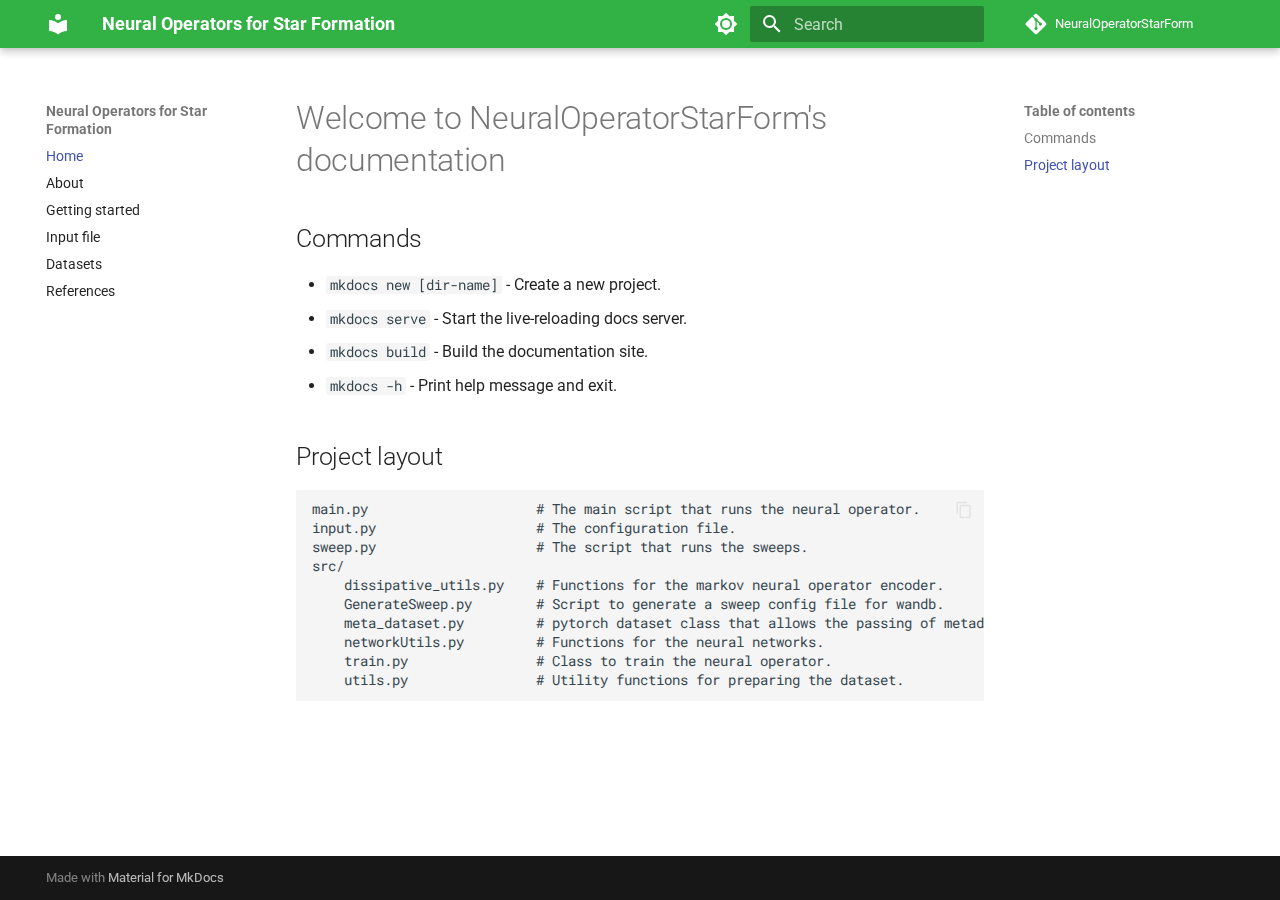
<file: index.html>
<!doctype html>
<html lang="en" class="no-js">
  <head>
    
      <meta charset="utf-8">
      <meta name="viewport" content="width=device-width,initial-scale=1">
      
        <meta name="description" content="Neural Operators for Star Formation">
      
      
      
      
      
        <link rel="next" href="about/">
      
      
      <link rel="icon" href="assets/images/favicon.png">
      <meta name="generator" content="mkdocs-1.6.1, mkdocs-material-9.6.8">
    
    
      
        <title>Neural Operators for Star Formation</title>
      
    
    
      <link rel="stylesheet" href="assets/stylesheets/main.8608ea7d.min.css">
      
        
        <link rel="stylesheet" href="assets/stylesheets/palette.06af60db.min.css">
      
      


    
    
      
    
    
      
        
        
        <link rel="preconnect" href="https://fonts.gstatic.com" crossorigin>
        <link rel="stylesheet" href="https://fonts.googleapis.com/css?family=Roboto:300,300i,400,400i,700,700i%7CRoboto+Mono:400,400i,700,700i&display=fallback">
        <style>:root{--md-text-font:"Roboto";--md-code-font:"Roboto Mono"}</style>
      
    
    
      <link rel="stylesheet" href="assets/_mkdocstrings.css">
    
      <link rel="stylesheet" href="stylesheets/extra.css">
    
    <script>__md_scope=new URL(".",location),__md_hash=e=>[...e].reduce(((e,_)=>(e<<5)-e+_.charCodeAt(0)),0),__md_get=(e,_=localStorage,t=__md_scope)=>JSON.parse(_.getItem(t.pathname+"."+e)),__md_set=(e,_,t=localStorage,a=__md_scope)=>{try{t.setItem(a.pathname+"."+e,JSON.stringify(_))}catch(e){}}</script>
    
      

    
    
    
  </head>
  
  
    
    
      
    
    
    
    
    <body dir="ltr" data-md-color-scheme="custom-light" data-md-color-primary="indigo" data-md-color-accent="indigo">
  
    
    <input class="md-toggle" data-md-toggle="drawer" type="checkbox" id="__drawer" autocomplete="off">
    <input class="md-toggle" data-md-toggle="search" type="checkbox" id="__search" autocomplete="off">
    <label class="md-overlay" for="__drawer"></label>
    <div data-md-component="skip">
      
        
        <a href="#welcome-to-neuraloperatorstarforms-documentation" class="md-skip">
          Skip to content
        </a>
      
    </div>
    <div data-md-component="announce">
      
    </div>
    
    
      

  

<header class="md-header md-header--shadow" data-md-component="header">
  <nav class="md-header__inner md-grid" aria-label="Header">
    <a href="." title="Neural Operators for Star Formation" class="md-header__button md-logo" aria-label="Neural Operators for Star Formation" data-md-component="logo">
      
  
  <svg xmlns="http://www.w3.org/2000/svg" viewBox="0 0 24 24"><path d="M12 8a3 3 0 0 0 3-3 3 3 0 0 0-3-3 3 3 0 0 0-3 3 3 3 0 0 0 3 3m0 3.54C9.64 9.35 6.5 8 3 8v11c3.5 0 6.64 1.35 9 3.54 2.36-2.19 5.5-3.54 9-3.54V8c-3.5 0-6.64 1.35-9 3.54"/></svg>

    </a>
    <label class="md-header__button md-icon" for="__drawer">
      
      <svg xmlns="http://www.w3.org/2000/svg" viewBox="0 0 24 24"><path d="M3 6h18v2H3zm0 5h18v2H3zm0 5h18v2H3z"/></svg>
    </label>
    <div class="md-header__title" data-md-component="header-title">
      <div class="md-header__ellipsis">
        <div class="md-header__topic">
          <span class="md-ellipsis">
            Neural Operators for Star Formation
          </span>
        </div>
        <div class="md-header__topic" data-md-component="header-topic">
          <span class="md-ellipsis">
            
              Home
            
          </span>
        </div>
      </div>
    </div>
    
      
        <form class="md-header__option" data-md-component="palette">
  
    
    
    
    <input class="md-option" data-md-color-media="" data-md-color-scheme="custom-light" data-md-color-primary="indigo" data-md-color-accent="indigo"  aria-label="Switch to dark mode"  type="radio" name="__palette" id="__palette_0">
    
      <label class="md-header__button md-icon" title="Switch to dark mode" for="__palette_1" hidden>
        <svg xmlns="http://www.w3.org/2000/svg" viewBox="0 0 24 24"><path d="M12 8a4 4 0 0 0-4 4 4 4 0 0 0 4 4 4 4 0 0 0 4-4 4 4 0 0 0-4-4m0 10a6 6 0 0 1-6-6 6 6 0 0 1 6-6 6 6 0 0 1 6 6 6 6 0 0 1-6 6m8-9.31V4h-4.69L12 .69 8.69 4H4v4.69L.69 12 4 15.31V20h4.69L12 23.31 15.31 20H20v-4.69L23.31 12z"/></svg>
      </label>
    
  
    
    
    
    <input class="md-option" data-md-color-media="" data-md-color-scheme="custom-slate" data-md-color-primary="indigo" data-md-color-accent="indigo"  aria-label="Switch to light mode"  type="radio" name="__palette" id="__palette_1">
    
      <label class="md-header__button md-icon" title="Switch to light mode" for="__palette_0" hidden>
        <svg xmlns="http://www.w3.org/2000/svg" viewBox="0 0 24 24"><path d="M12 18c-.89 0-1.74-.2-2.5-.55C11.56 16.5 13 14.42 13 12s-1.44-4.5-3.5-5.45C10.26 6.2 11.11 6 12 6a6 6 0 0 1 6 6 6 6 0 0 1-6 6m8-9.31V4h-4.69L12 .69 8.69 4H4v4.69L.69 12 4 15.31V20h4.69L12 23.31 15.31 20H20v-4.69L23.31 12z"/></svg>
      </label>
    
  
</form>
      
    
    
      <script>var palette=__md_get("__palette");if(palette&&palette.color){if("(prefers-color-scheme)"===palette.color.media){var media=matchMedia("(prefers-color-scheme: light)"),input=document.querySelector(media.matches?"[data-md-color-media='(prefers-color-scheme: light)']":"[data-md-color-media='(prefers-color-scheme: dark)']");palette.color.media=input.getAttribute("data-md-color-media"),palette.color.scheme=input.getAttribute("data-md-color-scheme"),palette.color.primary=input.getAttribute("data-md-color-primary"),palette.color.accent=input.getAttribute("data-md-color-accent")}for(var[key,value]of Object.entries(palette.color))document.body.setAttribute("data-md-color-"+key,value)}</script>
    
    
    
      <label class="md-header__button md-icon" for="__search">
        
        <svg xmlns="http://www.w3.org/2000/svg" viewBox="0 0 24 24"><path d="M9.5 3A6.5 6.5 0 0 1 16 9.5c0 1.61-.59 3.09-1.56 4.23l.27.27h.79l5 5-1.5 1.5-5-5v-.79l-.27-.27A6.52 6.52 0 0 1 9.5 16 6.5 6.5 0 0 1 3 9.5 6.5 6.5 0 0 1 9.5 3m0 2C7 5 5 7 5 9.5S7 14 9.5 14 14 12 14 9.5 12 5 9.5 5"/></svg>
      </label>
      <div class="md-search" data-md-component="search" role="dialog">
  <label class="md-search__overlay" for="__search"></label>
  <div class="md-search__inner" role="search">
    <form class="md-search__form" name="search">
      <input type="text" class="md-search__input" name="query" aria-label="Search" placeholder="Search" autocapitalize="off" autocorrect="off" autocomplete="off" spellcheck="false" data-md-component="search-query" required>
      <label class="md-search__icon md-icon" for="__search">
        
        <svg xmlns="http://www.w3.org/2000/svg" viewBox="0 0 24 24"><path d="M9.5 3A6.5 6.5 0 0 1 16 9.5c0 1.61-.59 3.09-1.56 4.23l.27.27h.79l5 5-1.5 1.5-5-5v-.79l-.27-.27A6.52 6.52 0 0 1 9.5 16 6.5 6.5 0 0 1 3 9.5 6.5 6.5 0 0 1 9.5 3m0 2C7 5 5 7 5 9.5S7 14 9.5 14 14 12 14 9.5 12 5 9.5 5"/></svg>
        
        <svg xmlns="http://www.w3.org/2000/svg" viewBox="0 0 24 24"><path d="M20 11v2H8l5.5 5.5-1.42 1.42L4.16 12l7.92-7.92L13.5 5.5 8 11z"/></svg>
      </label>
      <nav class="md-search__options" aria-label="Search">
        
        <button type="reset" class="md-search__icon md-icon" title="Clear" aria-label="Clear" tabindex="-1">
          
          <svg xmlns="http://www.w3.org/2000/svg" viewBox="0 0 24 24"><path d="M19 6.41 17.59 5 12 10.59 6.41 5 5 6.41 10.59 12 5 17.59 6.41 19 12 13.41 17.59 19 19 17.59 13.41 12z"/></svg>
        </button>
      </nav>
      
    </form>
    <div class="md-search__output">
      <div class="md-search__scrollwrap" tabindex="0" data-md-scrollfix>
        <div class="md-search-result" data-md-component="search-result">
          <div class="md-search-result__meta">
            Initializing search
          </div>
          <ol class="md-search-result__list" role="presentation"></ol>
        </div>
      </div>
    </div>
  </div>
</div>
    
    
      <div class="md-header__source">
        <a href="https://github.com/KPoletti/NeuralOperatorStarForm.git" title="Go to repository" class="md-source" data-md-component="source">
  <div class="md-source__icon md-icon">
    
    <svg xmlns="http://www.w3.org/2000/svg" viewBox="0 0 448 512"><!--! Font Awesome Free 6.7.2 by @fontawesome - https://fontawesome.com License - https://fontawesome.com/license/free (Icons: CC BY 4.0, Fonts: SIL OFL 1.1, Code: MIT License) Copyright 2024 Fonticons, Inc.--><path d="M439.55 236.05 244 40.45a28.87 28.87 0 0 0-40.81 0l-40.66 40.63 51.52 51.52c27.06-9.14 52.68 16.77 43.39 43.68l49.66 49.66c34.23-11.8 61.18 31 35.47 56.69-26.49 26.49-70.21-2.87-56-37.34L240.22 199v121.85c25.3 12.54 22.26 41.85 9.08 55a34.34 34.34 0 0 1-48.55 0c-17.57-17.6-11.07-46.91 11.25-56v-123c-20.8-8.51-24.6-30.74-18.64-45L142.57 101 8.45 235.14a28.86 28.86 0 0 0 0 40.81l195.61 195.6a28.86 28.86 0 0 0 40.8 0l194.69-194.69a28.86 28.86 0 0 0 0-40.81"/></svg>
  </div>
  <div class="md-source__repository">
    NeuralOperatorStarForm
  </div>
</a>
      </div>
    
  </nav>
  
</header>
    
    <div class="md-container" data-md-component="container">
      
      
        
          
        
      
      <main class="md-main" data-md-component="main">
        <div class="md-main__inner md-grid">
          
            
              
              <div class="md-sidebar md-sidebar--primary" data-md-component="sidebar" data-md-type="navigation" >
                <div class="md-sidebar__scrollwrap">
                  <div class="md-sidebar__inner">
                    



<nav class="md-nav md-nav--primary" aria-label="Navigation" data-md-level="0">
  <label class="md-nav__title" for="__drawer">
    <a href="." title="Neural Operators for Star Formation" class="md-nav__button md-logo" aria-label="Neural Operators for Star Formation" data-md-component="logo">
      
  
  <svg xmlns="http://www.w3.org/2000/svg" viewBox="0 0 24 24"><path d="M12 8a3 3 0 0 0 3-3 3 3 0 0 0-3-3 3 3 0 0 0-3 3 3 3 0 0 0 3 3m0 3.54C9.64 9.35 6.5 8 3 8v11c3.5 0 6.64 1.35 9 3.54 2.36-2.19 5.5-3.54 9-3.54V8c-3.5 0-6.64 1.35-9 3.54"/></svg>

    </a>
    Neural Operators for Star Formation
  </label>
  
    <div class="md-nav__source">
      <a href="https://github.com/KPoletti/NeuralOperatorStarForm.git" title="Go to repository" class="md-source" data-md-component="source">
  <div class="md-source__icon md-icon">
    
    <svg xmlns="http://www.w3.org/2000/svg" viewBox="0 0 448 512"><!--! Font Awesome Free 6.7.2 by @fontawesome - https://fontawesome.com License - https://fontawesome.com/license/free (Icons: CC BY 4.0, Fonts: SIL OFL 1.1, Code: MIT License) Copyright 2024 Fonticons, Inc.--><path d="M439.55 236.05 244 40.45a28.87 28.87 0 0 0-40.81 0l-40.66 40.63 51.52 51.52c27.06-9.14 52.68 16.77 43.39 43.68l49.66 49.66c34.23-11.8 61.18 31 35.47 56.69-26.49 26.49-70.21-2.87-56-37.34L240.22 199v121.85c25.3 12.54 22.26 41.85 9.08 55a34.34 34.34 0 0 1-48.55 0c-17.57-17.6-11.07-46.91 11.25-56v-123c-20.8-8.51-24.6-30.74-18.64-45L142.57 101 8.45 235.14a28.86 28.86 0 0 0 0 40.81l195.61 195.6a28.86 28.86 0 0 0 40.8 0l194.69-194.69a28.86 28.86 0 0 0 0-40.81"/></svg>
  </div>
  <div class="md-source__repository">
    NeuralOperatorStarForm
  </div>
</a>
    </div>
  
  <ul class="md-nav__list" data-md-scrollfix>
    
      
      
  
  
    
  
  
  
    <li class="md-nav__item md-nav__item--active">
      
      <input class="md-nav__toggle md-toggle" type="checkbox" id="__toc">
      
      
        
      
      
        <label class="md-nav__link md-nav__link--active" for="__toc">
          
  
  <span class="md-ellipsis">
    Home
    
  </span>
  

          <span class="md-nav__icon md-icon"></span>
        </label>
      
      <a href="." class="md-nav__link md-nav__link--active">
        
  
  <span class="md-ellipsis">
    Home
    
  </span>
  

      </a>
      
        

<nav class="md-nav md-nav--secondary" aria-label="Table of contents">
  
  
  
    
  
  
    <label class="md-nav__title" for="__toc">
      <span class="md-nav__icon md-icon"></span>
      Table of contents
    </label>
    <ul class="md-nav__list" data-md-component="toc" data-md-scrollfix>
      
        <li class="md-nav__item">
  <a href="#commands" class="md-nav__link">
    <span class="md-ellipsis">
      Commands
    </span>
  </a>
  
</li>
      
        <li class="md-nav__item">
  <a href="#project-layout" class="md-nav__link">
    <span class="md-ellipsis">
      Project layout
    </span>
  </a>
  
</li>
      
    </ul>
  
</nav>
      
    </li>
  

    
      
      
  
  
  
  
    <li class="md-nav__item">
      <a href="about/" class="md-nav__link">
        
  
  <span class="md-ellipsis">
    About
    
  </span>
  

      </a>
    </li>
  

    
      
      
  
  
  
  
    <li class="md-nav__item">
      <a href="getting_started/" class="md-nav__link">
        
  
  <span class="md-ellipsis">
    Getting started
    
  </span>
  

      </a>
    </li>
  

    
      
      
  
  
  
  
    <li class="md-nav__item">
      <a href="input_file/" class="md-nav__link">
        
  
  <span class="md-ellipsis">
    Input file
    
  </span>
  

      </a>
    </li>
  

    
      
      
  
  
  
  
    <li class="md-nav__item">
      <a href="dataset/" class="md-nav__link">
        
  
  <span class="md-ellipsis">
    Datasets
    
  </span>
  

      </a>
    </li>
  

    
      
      
  
  
  
  
    <li class="md-nav__item">
      <a href="references/" class="md-nav__link">
        
  
  <span class="md-ellipsis">
    References
    
  </span>
  

      </a>
    </li>
  

    
  </ul>
</nav>
                  </div>
                </div>
              </div>
            
            
              
              <div class="md-sidebar md-sidebar--secondary" data-md-component="sidebar" data-md-type="toc" >
                <div class="md-sidebar__scrollwrap">
                  <div class="md-sidebar__inner">
                    

<nav class="md-nav md-nav--secondary" aria-label="Table of contents">
  
  
  
    
  
  
    <label class="md-nav__title" for="__toc">
      <span class="md-nav__icon md-icon"></span>
      Table of contents
    </label>
    <ul class="md-nav__list" data-md-component="toc" data-md-scrollfix>
      
        <li class="md-nav__item">
  <a href="#commands" class="md-nav__link">
    <span class="md-ellipsis">
      Commands
    </span>
  </a>
  
</li>
      
        <li class="md-nav__item">
  <a href="#project-layout" class="md-nav__link">
    <span class="md-ellipsis">
      Project layout
    </span>
  </a>
  
</li>
      
    </ul>
  
</nav>
                  </div>
                </div>
              </div>
            
          
          
            <div class="md-content" data-md-component="content">
              <article class="md-content__inner md-typeset">
                
                  


  
  


<h1 id="welcome-to-neuraloperatorstarforms-documentation">Welcome to NeuralOperatorStarForm's documentation<a class="headerlink" href="#welcome-to-neuraloperatorstarforms-documentation" title="Permanent link">¤</a></h1>
<h2 id="commands">Commands<a class="headerlink" href="#commands" title="Permanent link">¤</a></h2>
<ul>
<li><code>mkdocs new [dir-name]</code> - Create a new project.</li>
<li><code>mkdocs serve</code> - Start the live-reloading docs server.</li>
<li><code>mkdocs build</code> - Build the documentation site.</li>
<li><code>mkdocs -h</code> - Print help message and exit.</li>
</ul>
<h2 id="project-layout">Project layout<a class="headerlink" href="#project-layout" title="Permanent link">¤</a></h2>
<div class="language-text highlight"><pre><span></span><code>main.py                     # The main script that runs the neural operator.
input.py                    # The configuration file.
sweep.py                    # The script that runs the sweeps.
src/
    dissipative_utils.py    # Functions for the markov neural operator encoder.
    GenerateSweep.py        # Script to generate a sweep config file for wandb.
    meta_dataset.py         # pytorch dataset class that allows the passing of metadata.
    networkUtils.py         # Functions for the neural networks.
    train.py                # Class to train the neural operator.
    utils.py                # Utility functions for preparing the dataset.
</code></pre></div>












                
              </article>
            </div>
          
          
<script>var target=document.getElementById(location.hash.slice(1));target&&target.name&&(target.checked=target.name.startsWith("__tabbed_"))</script>
        </div>
        
      </main>
      
        <footer class="md-footer">
  
  <div class="md-footer-meta md-typeset">
    <div class="md-footer-meta__inner md-grid">
      <div class="md-copyright">
  
  
    Made with
    <a href="https://squidfunk.github.io/mkdocs-material/" target="_blank" rel="noopener">
      Material for MkDocs
    </a>
  
</div>
      
    </div>
  </div>
</footer>
      
    </div>
    <div class="md-dialog" data-md-component="dialog">
      <div class="md-dialog__inner md-typeset"></div>
    </div>
    
    
    <script id="__config" type="application/json">{"base": ".", "features": ["content.code.copy"], "search": "assets/javascripts/workers/search.f8cc74c7.min.js", "translations": {"clipboard.copied": "Copied to clipboard", "clipboard.copy": "Copy to clipboard", "search.result.more.one": "1 more on this page", "search.result.more.other": "# more on this page", "search.result.none": "No matching documents", "search.result.one": "1 matching document", "search.result.other": "# matching documents", "search.result.placeholder": "Type to start searching", "search.result.term.missing": "Missing", "select.version": "Select version"}}</script>
    
    
      <script src="assets/javascripts/bundle.c8b220af.min.js"></script>
      
    
  </body>
</html>
</file>
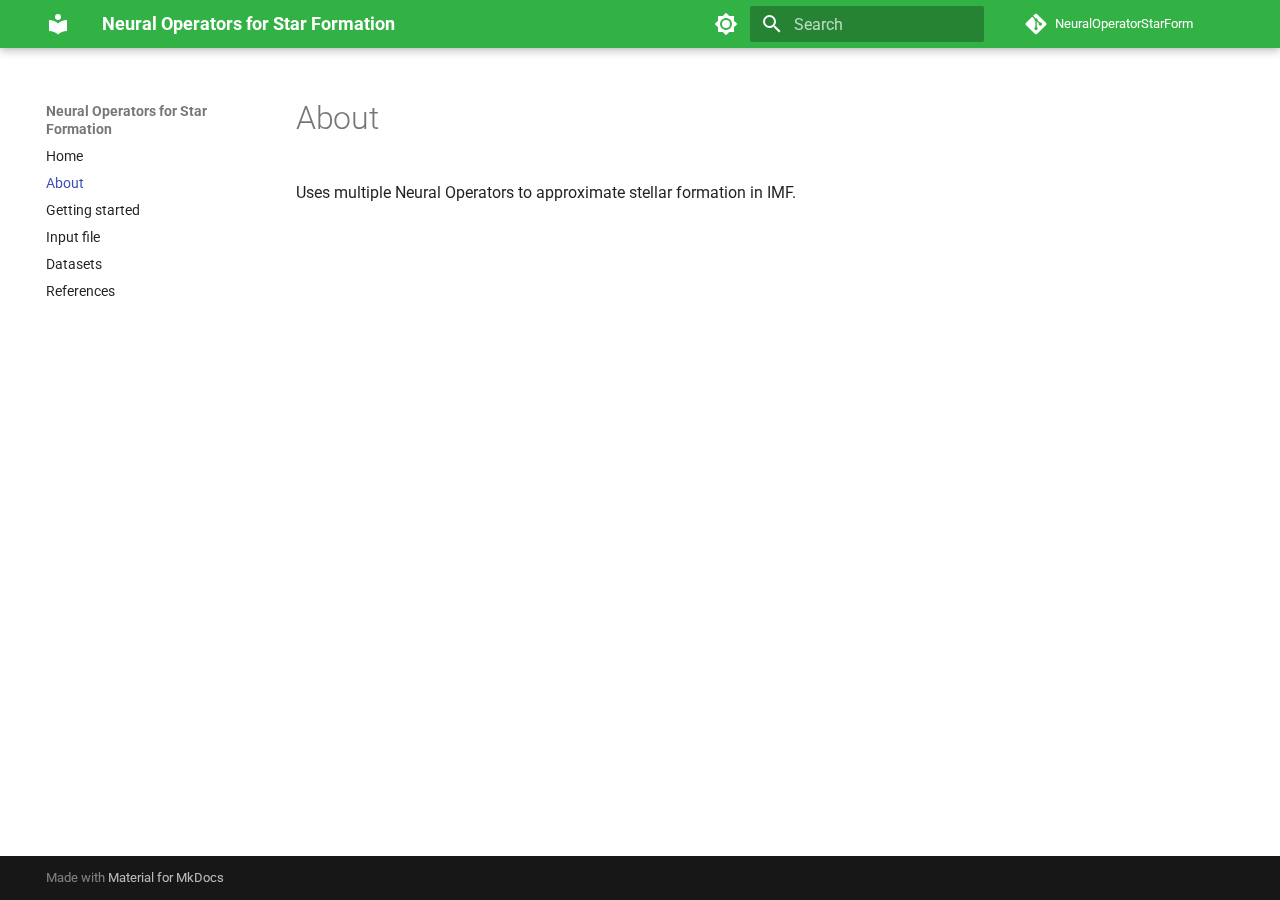
<file: about/index.html>
<!doctype html>
<html lang="en" class="no-js">
  <head>
    
      <meta charset="utf-8">
      <meta name="viewport" content="width=device-width,initial-scale=1">
      
        <meta name="description" content="Neural Operators for Star Formation">
      
      
      
      
        <link rel="prev" href="..">
      
      
        <link rel="next" href="../getting_started/">
      
      
      <link rel="icon" href="../assets/images/favicon.png">
      <meta name="generator" content="mkdocs-1.6.1, mkdocs-material-9.6.8">
    
    
      
        <title>About - Neural Operators for Star Formation</title>
      
    
    
      <link rel="stylesheet" href="../assets/stylesheets/main.8608ea7d.min.css">
      
        
        <link rel="stylesheet" href="../assets/stylesheets/palette.06af60db.min.css">
      
      


    
    
      
    
    
      
        
        
        <link rel="preconnect" href="https://fonts.gstatic.com" crossorigin>
        <link rel="stylesheet" href="https://fonts.googleapis.com/css?family=Roboto:300,300i,400,400i,700,700i%7CRoboto+Mono:400,400i,700,700i&display=fallback">
        <style>:root{--md-text-font:"Roboto";--md-code-font:"Roboto Mono"}</style>
      
    
    
      <link rel="stylesheet" href="../assets/_mkdocstrings.css">
    
      <link rel="stylesheet" href="../stylesheets/extra.css">
    
    <script>__md_scope=new URL("..",location),__md_hash=e=>[...e].reduce(((e,_)=>(e<<5)-e+_.charCodeAt(0)),0),__md_get=(e,_=localStorage,t=__md_scope)=>JSON.parse(_.getItem(t.pathname+"."+e)),__md_set=(e,_,t=localStorage,a=__md_scope)=>{try{t.setItem(a.pathname+"."+e,JSON.stringify(_))}catch(e){}}</script>
    
      

    
    
    
  </head>
  
  
    
    
      
    
    
    
    
    <body dir="ltr" data-md-color-scheme="custom-light" data-md-color-primary="indigo" data-md-color-accent="indigo">
  
    
    <input class="md-toggle" data-md-toggle="drawer" type="checkbox" id="__drawer" autocomplete="off">
    <input class="md-toggle" data-md-toggle="search" type="checkbox" id="__search" autocomplete="off">
    <label class="md-overlay" for="__drawer"></label>
    <div data-md-component="skip">
      
        
        <a href="#about" class="md-skip">
          Skip to content
        </a>
      
    </div>
    <div data-md-component="announce">
      
    </div>
    
    
      

  

<header class="md-header md-header--shadow" data-md-component="header">
  <nav class="md-header__inner md-grid" aria-label="Header">
    <a href=".." title="Neural Operators for Star Formation" class="md-header__button md-logo" aria-label="Neural Operators for Star Formation" data-md-component="logo">
      
  
  <svg xmlns="http://www.w3.org/2000/svg" viewBox="0 0 24 24"><path d="M12 8a3 3 0 0 0 3-3 3 3 0 0 0-3-3 3 3 0 0 0-3 3 3 3 0 0 0 3 3m0 3.54C9.64 9.35 6.5 8 3 8v11c3.5 0 6.64 1.35 9 3.54 2.36-2.19 5.5-3.54 9-3.54V8c-3.5 0-6.64 1.35-9 3.54"/></svg>

    </a>
    <label class="md-header__button md-icon" for="__drawer">
      
      <svg xmlns="http://www.w3.org/2000/svg" viewBox="0 0 24 24"><path d="M3 6h18v2H3zm0 5h18v2H3zm0 5h18v2H3z"/></svg>
    </label>
    <div class="md-header__title" data-md-component="header-title">
      <div class="md-header__ellipsis">
        <div class="md-header__topic">
          <span class="md-ellipsis">
            Neural Operators for Star Formation
          </span>
        </div>
        <div class="md-header__topic" data-md-component="header-topic">
          <span class="md-ellipsis">
            
              About
            
          </span>
        </div>
      </div>
    </div>
    
      
        <form class="md-header__option" data-md-component="palette">
  
    
    
    
    <input class="md-option" data-md-color-media="" data-md-color-scheme="custom-light" data-md-color-primary="indigo" data-md-color-accent="indigo"  aria-label="Switch to dark mode"  type="radio" name="__palette" id="__palette_0">
    
      <label class="md-header__button md-icon" title="Switch to dark mode" for="__palette_1" hidden>
        <svg xmlns="http://www.w3.org/2000/svg" viewBox="0 0 24 24"><path d="M12 8a4 4 0 0 0-4 4 4 4 0 0 0 4 4 4 4 0 0 0 4-4 4 4 0 0 0-4-4m0 10a6 6 0 0 1-6-6 6 6 0 0 1 6-6 6 6 0 0 1 6 6 6 6 0 0 1-6 6m8-9.31V4h-4.69L12 .69 8.69 4H4v4.69L.69 12 4 15.31V20h4.69L12 23.31 15.31 20H20v-4.69L23.31 12z"/></svg>
      </label>
    
  
    
    
    
    <input class="md-option" data-md-color-media="" data-md-color-scheme="custom-slate" data-md-color-primary="indigo" data-md-color-accent="indigo"  aria-label="Switch to light mode"  type="radio" name="__palette" id="__palette_1">
    
      <label class="md-header__button md-icon" title="Switch to light mode" for="__palette_0" hidden>
        <svg xmlns="http://www.w3.org/2000/svg" viewBox="0 0 24 24"><path d="M12 18c-.89 0-1.74-.2-2.5-.55C11.56 16.5 13 14.42 13 12s-1.44-4.5-3.5-5.45C10.26 6.2 11.11 6 12 6a6 6 0 0 1 6 6 6 6 0 0 1-6 6m8-9.31V4h-4.69L12 .69 8.69 4H4v4.69L.69 12 4 15.31V20h4.69L12 23.31 15.31 20H20v-4.69L23.31 12z"/></svg>
      </label>
    
  
</form>
      
    
    
      <script>var palette=__md_get("__palette");if(palette&&palette.color){if("(prefers-color-scheme)"===palette.color.media){var media=matchMedia("(prefers-color-scheme: light)"),input=document.querySelector(media.matches?"[data-md-color-media='(prefers-color-scheme: light)']":"[data-md-color-media='(prefers-color-scheme: dark)']");palette.color.media=input.getAttribute("data-md-color-media"),palette.color.scheme=input.getAttribute("data-md-color-scheme"),palette.color.primary=input.getAttribute("data-md-color-primary"),palette.color.accent=input.getAttribute("data-md-color-accent")}for(var[key,value]of Object.entries(palette.color))document.body.setAttribute("data-md-color-"+key,value)}</script>
    
    
    
      <label class="md-header__button md-icon" for="__search">
        
        <svg xmlns="http://www.w3.org/2000/svg" viewBox="0 0 24 24"><path d="M9.5 3A6.5 6.5 0 0 1 16 9.5c0 1.61-.59 3.09-1.56 4.23l.27.27h.79l5 5-1.5 1.5-5-5v-.79l-.27-.27A6.52 6.52 0 0 1 9.5 16 6.5 6.5 0 0 1 3 9.5 6.5 6.5 0 0 1 9.5 3m0 2C7 5 5 7 5 9.5S7 14 9.5 14 14 12 14 9.5 12 5 9.5 5"/></svg>
      </label>
      <div class="md-search" data-md-component="search" role="dialog">
  <label class="md-search__overlay" for="__search"></label>
  <div class="md-search__inner" role="search">
    <form class="md-search__form" name="search">
      <input type="text" class="md-search__input" name="query" aria-label="Search" placeholder="Search" autocapitalize="off" autocorrect="off" autocomplete="off" spellcheck="false" data-md-component="search-query" required>
      <label class="md-search__icon md-icon" for="__search">
        
        <svg xmlns="http://www.w3.org/2000/svg" viewBox="0 0 24 24"><path d="M9.5 3A6.5 6.5 0 0 1 16 9.5c0 1.61-.59 3.09-1.56 4.23l.27.27h.79l5 5-1.5 1.5-5-5v-.79l-.27-.27A6.52 6.52 0 0 1 9.5 16 6.5 6.5 0 0 1 3 9.5 6.5 6.5 0 0 1 9.5 3m0 2C7 5 5 7 5 9.5S7 14 9.5 14 14 12 14 9.5 12 5 9.5 5"/></svg>
        
        <svg xmlns="http://www.w3.org/2000/svg" viewBox="0 0 24 24"><path d="M20 11v2H8l5.5 5.5-1.42 1.42L4.16 12l7.92-7.92L13.5 5.5 8 11z"/></svg>
      </label>
      <nav class="md-search__options" aria-label="Search">
        
        <button type="reset" class="md-search__icon md-icon" title="Clear" aria-label="Clear" tabindex="-1">
          
          <svg xmlns="http://www.w3.org/2000/svg" viewBox="0 0 24 24"><path d="M19 6.41 17.59 5 12 10.59 6.41 5 5 6.41 10.59 12 5 17.59 6.41 19 12 13.41 17.59 19 19 17.59 13.41 12z"/></svg>
        </button>
      </nav>
      
    </form>
    <div class="md-search__output">
      <div class="md-search__scrollwrap" tabindex="0" data-md-scrollfix>
        <div class="md-search-result" data-md-component="search-result">
          <div class="md-search-result__meta">
            Initializing search
          </div>
          <ol class="md-search-result__list" role="presentation"></ol>
        </div>
      </div>
    </div>
  </div>
</div>
    
    
      <div class="md-header__source">
        <a href="https://github.com/KPoletti/NeuralOperatorStarForm.git" title="Go to repository" class="md-source" data-md-component="source">
  <div class="md-source__icon md-icon">
    
    <svg xmlns="http://www.w3.org/2000/svg" viewBox="0 0 448 512"><!--! Font Awesome Free 6.7.2 by @fontawesome - https://fontawesome.com License - https://fontawesome.com/license/free (Icons: CC BY 4.0, Fonts: SIL OFL 1.1, Code: MIT License) Copyright 2024 Fonticons, Inc.--><path d="M439.55 236.05 244 40.45a28.87 28.87 0 0 0-40.81 0l-40.66 40.63 51.52 51.52c27.06-9.14 52.68 16.77 43.39 43.68l49.66 49.66c34.23-11.8 61.18 31 35.47 56.69-26.49 26.49-70.21-2.87-56-37.34L240.22 199v121.85c25.3 12.54 22.26 41.85 9.08 55a34.34 34.34 0 0 1-48.55 0c-17.57-17.6-11.07-46.91 11.25-56v-123c-20.8-8.51-24.6-30.74-18.64-45L142.57 101 8.45 235.14a28.86 28.86 0 0 0 0 40.81l195.61 195.6a28.86 28.86 0 0 0 40.8 0l194.69-194.69a28.86 28.86 0 0 0 0-40.81"/></svg>
  </div>
  <div class="md-source__repository">
    NeuralOperatorStarForm
  </div>
</a>
      </div>
    
  </nav>
  
</header>
    
    <div class="md-container" data-md-component="container">
      
      
        
          
        
      
      <main class="md-main" data-md-component="main">
        <div class="md-main__inner md-grid">
          
            
              
              <div class="md-sidebar md-sidebar--primary" data-md-component="sidebar" data-md-type="navigation" >
                <div class="md-sidebar__scrollwrap">
                  <div class="md-sidebar__inner">
                    



<nav class="md-nav md-nav--primary" aria-label="Navigation" data-md-level="0">
  <label class="md-nav__title" for="__drawer">
    <a href=".." title="Neural Operators for Star Formation" class="md-nav__button md-logo" aria-label="Neural Operators for Star Formation" data-md-component="logo">
      
  
  <svg xmlns="http://www.w3.org/2000/svg" viewBox="0 0 24 24"><path d="M12 8a3 3 0 0 0 3-3 3 3 0 0 0-3-3 3 3 0 0 0-3 3 3 3 0 0 0 3 3m0 3.54C9.64 9.35 6.5 8 3 8v11c3.5 0 6.64 1.35 9 3.54 2.36-2.19 5.5-3.54 9-3.54V8c-3.5 0-6.64 1.35-9 3.54"/></svg>

    </a>
    Neural Operators for Star Formation
  </label>
  
    <div class="md-nav__source">
      <a href="https://github.com/KPoletti/NeuralOperatorStarForm.git" title="Go to repository" class="md-source" data-md-component="source">
  <div class="md-source__icon md-icon">
    
    <svg xmlns="http://www.w3.org/2000/svg" viewBox="0 0 448 512"><!--! Font Awesome Free 6.7.2 by @fontawesome - https://fontawesome.com License - https://fontawesome.com/license/free (Icons: CC BY 4.0, Fonts: SIL OFL 1.1, Code: MIT License) Copyright 2024 Fonticons, Inc.--><path d="M439.55 236.05 244 40.45a28.87 28.87 0 0 0-40.81 0l-40.66 40.63 51.52 51.52c27.06-9.14 52.68 16.77 43.39 43.68l49.66 49.66c34.23-11.8 61.18 31 35.47 56.69-26.49 26.49-70.21-2.87-56-37.34L240.22 199v121.85c25.3 12.54 22.26 41.85 9.08 55a34.34 34.34 0 0 1-48.55 0c-17.57-17.6-11.07-46.91 11.25-56v-123c-20.8-8.51-24.6-30.74-18.64-45L142.57 101 8.45 235.14a28.86 28.86 0 0 0 0 40.81l195.61 195.6a28.86 28.86 0 0 0 40.8 0l194.69-194.69a28.86 28.86 0 0 0 0-40.81"/></svg>
  </div>
  <div class="md-source__repository">
    NeuralOperatorStarForm
  </div>
</a>
    </div>
  
  <ul class="md-nav__list" data-md-scrollfix>
    
      
      
  
  
  
  
    <li class="md-nav__item">
      <a href=".." class="md-nav__link">
        
  
  <span class="md-ellipsis">
    Home
    
  </span>
  

      </a>
    </li>
  

    
      
      
  
  
    
  
  
  
    <li class="md-nav__item md-nav__item--active">
      
      <input class="md-nav__toggle md-toggle" type="checkbox" id="__toc">
      
      
        
      
      
      <a href="./" class="md-nav__link md-nav__link--active">
        
  
  <span class="md-ellipsis">
    About
    
  </span>
  

      </a>
      
    </li>
  

    
      
      
  
  
  
  
    <li class="md-nav__item">
      <a href="../getting_started/" class="md-nav__link">
        
  
  <span class="md-ellipsis">
    Getting started
    
  </span>
  

      </a>
    </li>
  

    
      
      
  
  
  
  
    <li class="md-nav__item">
      <a href="../input_file/" class="md-nav__link">
        
  
  <span class="md-ellipsis">
    Input file
    
  </span>
  

      </a>
    </li>
  

    
      
      
  
  
  
  
    <li class="md-nav__item">
      <a href="../dataset/" class="md-nav__link">
        
  
  <span class="md-ellipsis">
    Datasets
    
  </span>
  

      </a>
    </li>
  

    
      
      
  
  
  
  
    <li class="md-nav__item">
      <a href="../references/" class="md-nav__link">
        
  
  <span class="md-ellipsis">
    References
    
  </span>
  

      </a>
    </li>
  

    
  </ul>
</nav>
                  </div>
                </div>
              </div>
            
            
              
              <div class="md-sidebar md-sidebar--secondary" data-md-component="sidebar" data-md-type="toc" >
                <div class="md-sidebar__scrollwrap">
                  <div class="md-sidebar__inner">
                    

<nav class="md-nav md-nav--secondary" aria-label="Table of contents">
  
  
  
    
  
  
</nav>
                  </div>
                </div>
              </div>
            
          
          
            <div class="md-content" data-md-component="content">
              <article class="md-content__inner md-typeset">
                
                  


  
  


<h1 id="about">About<a class="headerlink" href="#about" title="Permanent link">¤</a></h1>
<p>Uses multiple Neural Operators to approximate stellar formation in IMF.</p>












                
              </article>
            </div>
          
          
<script>var target=document.getElementById(location.hash.slice(1));target&&target.name&&(target.checked=target.name.startsWith("__tabbed_"))</script>
        </div>
        
      </main>
      
        <footer class="md-footer">
  
  <div class="md-footer-meta md-typeset">
    <div class="md-footer-meta__inner md-grid">
      <div class="md-copyright">
  
  
    Made with
    <a href="https://squidfunk.github.io/mkdocs-material/" target="_blank" rel="noopener">
      Material for MkDocs
    </a>
  
</div>
      
    </div>
  </div>
</footer>
      
    </div>
    <div class="md-dialog" data-md-component="dialog">
      <div class="md-dialog__inner md-typeset"></div>
    </div>
    
    
    <script id="__config" type="application/json">{"base": "..", "features": ["content.code.copy"], "search": "../assets/javascripts/workers/search.f8cc74c7.min.js", "translations": {"clipboard.copied": "Copied to clipboard", "clipboard.copy": "Copy to clipboard", "search.result.more.one": "1 more on this page", "search.result.more.other": "# more on this page", "search.result.none": "No matching documents", "search.result.one": "1 matching document", "search.result.other": "# matching documents", "search.result.placeholder": "Type to start searching", "search.result.term.missing": "Missing", "select.version": "Select version"}}</script>
    
    
      <script src="../assets/javascripts/bundle.c8b220af.min.js"></script>
      
    
  </body>
</html>
</file>
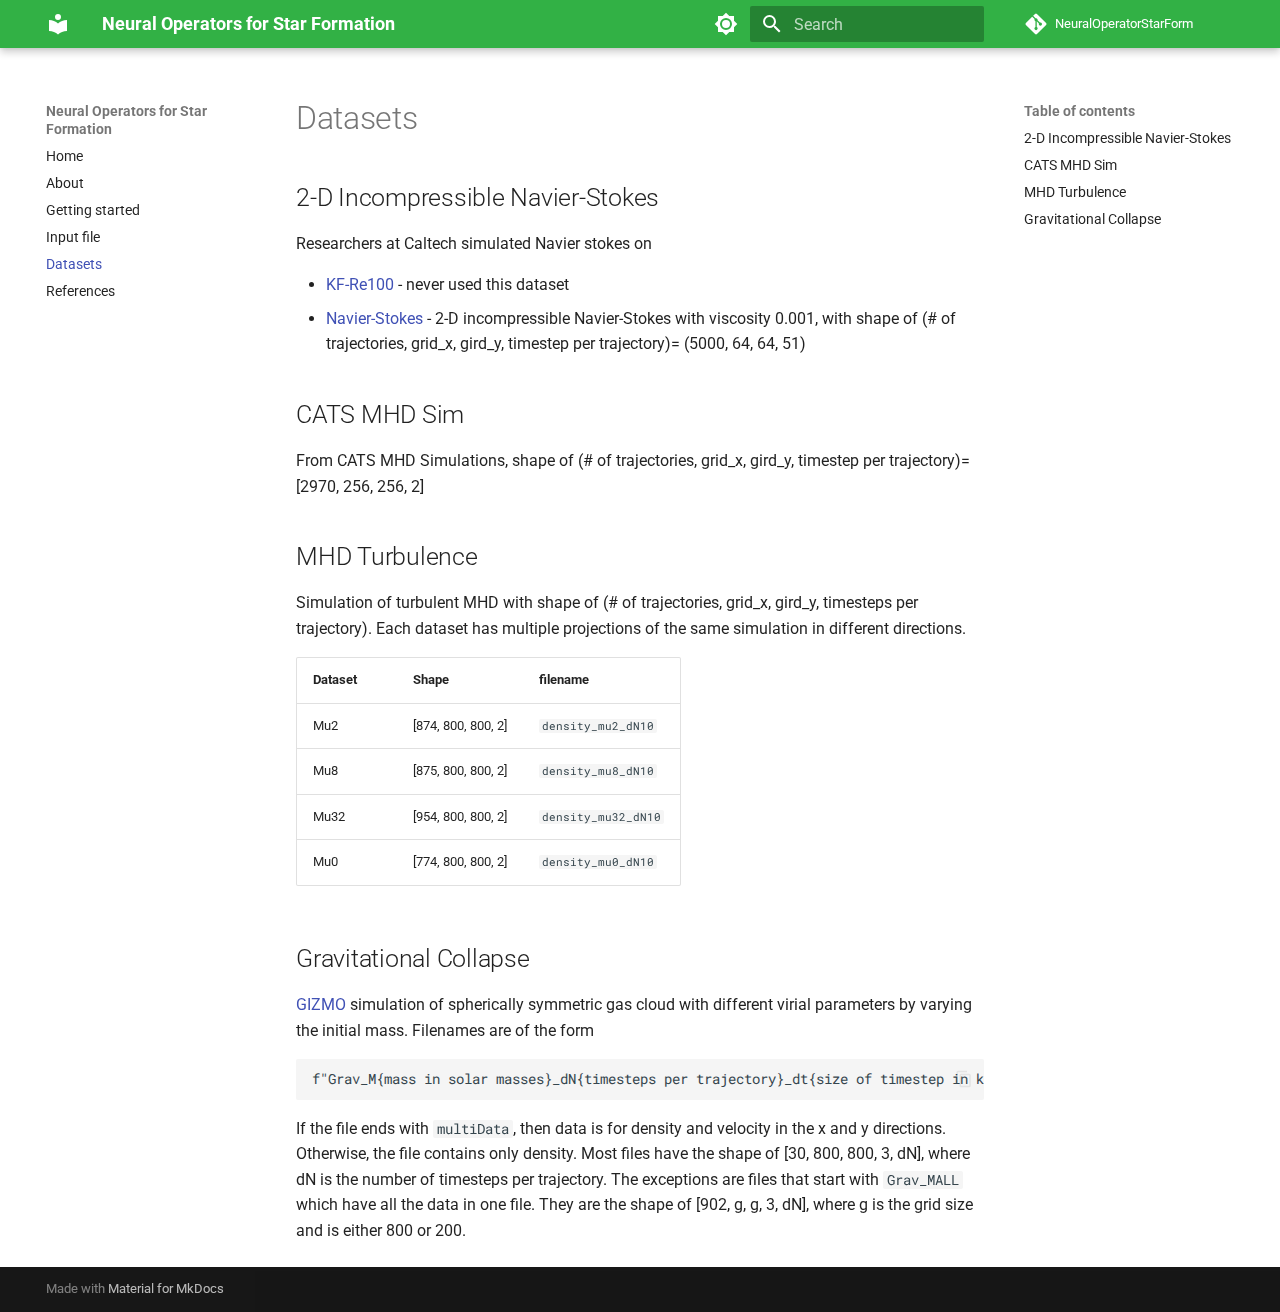
<file: dataset/index.html>
<!doctype html>
<html lang="en" class="no-js">
  <head>
    
      <meta charset="utf-8">
      <meta name="viewport" content="width=device-width,initial-scale=1">
      
        <meta name="description" content="Neural Operators for Star Formation">
      
      
      
      
        <link rel="prev" href="../input_file/">
      
      
        <link rel="next" href="../references/">
      
      
      <link rel="icon" href="../assets/images/favicon.png">
      <meta name="generator" content="mkdocs-1.6.1, mkdocs-material-9.6.8">
    
    
      
        <title>Datasets - Neural Operators for Star Formation</title>
      
    
    
      <link rel="stylesheet" href="../assets/stylesheets/main.8608ea7d.min.css">
      
        
        <link rel="stylesheet" href="../assets/stylesheets/palette.06af60db.min.css">
      
      


    
    
      
    
    
      
        
        
        <link rel="preconnect" href="https://fonts.gstatic.com" crossorigin>
        <link rel="stylesheet" href="https://fonts.googleapis.com/css?family=Roboto:300,300i,400,400i,700,700i%7CRoboto+Mono:400,400i,700,700i&display=fallback">
        <style>:root{--md-text-font:"Roboto";--md-code-font:"Roboto Mono"}</style>
      
    
    
      <link rel="stylesheet" href="../assets/_mkdocstrings.css">
    
      <link rel="stylesheet" href="../stylesheets/extra.css">
    
    <script>__md_scope=new URL("..",location),__md_hash=e=>[...e].reduce(((e,_)=>(e<<5)-e+_.charCodeAt(0)),0),__md_get=(e,_=localStorage,t=__md_scope)=>JSON.parse(_.getItem(t.pathname+"."+e)),__md_set=(e,_,t=localStorage,a=__md_scope)=>{try{t.setItem(a.pathname+"."+e,JSON.stringify(_))}catch(e){}}</script>
    
      

    
    
    
  </head>
  
  
    
    
      
    
    
    
    
    <body dir="ltr" data-md-color-scheme="custom-light" data-md-color-primary="indigo" data-md-color-accent="indigo">
  
    
    <input class="md-toggle" data-md-toggle="drawer" type="checkbox" id="__drawer" autocomplete="off">
    <input class="md-toggle" data-md-toggle="search" type="checkbox" id="__search" autocomplete="off">
    <label class="md-overlay" for="__drawer"></label>
    <div data-md-component="skip">
      
        
        <a href="#datasets" class="md-skip">
          Skip to content
        </a>
      
    </div>
    <div data-md-component="announce">
      
    </div>
    
    
      

  

<header class="md-header md-header--shadow" data-md-component="header">
  <nav class="md-header__inner md-grid" aria-label="Header">
    <a href=".." title="Neural Operators for Star Formation" class="md-header__button md-logo" aria-label="Neural Operators for Star Formation" data-md-component="logo">
      
  
  <svg xmlns="http://www.w3.org/2000/svg" viewBox="0 0 24 24"><path d="M12 8a3 3 0 0 0 3-3 3 3 0 0 0-3-3 3 3 0 0 0-3 3 3 3 0 0 0 3 3m0 3.54C9.64 9.35 6.5 8 3 8v11c3.5 0 6.64 1.35 9 3.54 2.36-2.19 5.5-3.54 9-3.54V8c-3.5 0-6.64 1.35-9 3.54"/></svg>

    </a>
    <label class="md-header__button md-icon" for="__drawer">
      
      <svg xmlns="http://www.w3.org/2000/svg" viewBox="0 0 24 24"><path d="M3 6h18v2H3zm0 5h18v2H3zm0 5h18v2H3z"/></svg>
    </label>
    <div class="md-header__title" data-md-component="header-title">
      <div class="md-header__ellipsis">
        <div class="md-header__topic">
          <span class="md-ellipsis">
            Neural Operators for Star Formation
          </span>
        </div>
        <div class="md-header__topic" data-md-component="header-topic">
          <span class="md-ellipsis">
            
              Datasets
            
          </span>
        </div>
      </div>
    </div>
    
      
        <form class="md-header__option" data-md-component="palette">
  
    
    
    
    <input class="md-option" data-md-color-media="" data-md-color-scheme="custom-light" data-md-color-primary="indigo" data-md-color-accent="indigo"  aria-label="Switch to dark mode"  type="radio" name="__palette" id="__palette_0">
    
      <label class="md-header__button md-icon" title="Switch to dark mode" for="__palette_1" hidden>
        <svg xmlns="http://www.w3.org/2000/svg" viewBox="0 0 24 24"><path d="M12 8a4 4 0 0 0-4 4 4 4 0 0 0 4 4 4 4 0 0 0 4-4 4 4 0 0 0-4-4m0 10a6 6 0 0 1-6-6 6 6 0 0 1 6-6 6 6 0 0 1 6 6 6 6 0 0 1-6 6m8-9.31V4h-4.69L12 .69 8.69 4H4v4.69L.69 12 4 15.31V20h4.69L12 23.31 15.31 20H20v-4.69L23.31 12z"/></svg>
      </label>
    
  
    
    
    
    <input class="md-option" data-md-color-media="" data-md-color-scheme="custom-slate" data-md-color-primary="indigo" data-md-color-accent="indigo"  aria-label="Switch to light mode"  type="radio" name="__palette" id="__palette_1">
    
      <label class="md-header__button md-icon" title="Switch to light mode" for="__palette_0" hidden>
        <svg xmlns="http://www.w3.org/2000/svg" viewBox="0 0 24 24"><path d="M12 18c-.89 0-1.74-.2-2.5-.55C11.56 16.5 13 14.42 13 12s-1.44-4.5-3.5-5.45C10.26 6.2 11.11 6 12 6a6 6 0 0 1 6 6 6 6 0 0 1-6 6m8-9.31V4h-4.69L12 .69 8.69 4H4v4.69L.69 12 4 15.31V20h4.69L12 23.31 15.31 20H20v-4.69L23.31 12z"/></svg>
      </label>
    
  
</form>
      
    
    
      <script>var palette=__md_get("__palette");if(palette&&palette.color){if("(prefers-color-scheme)"===palette.color.media){var media=matchMedia("(prefers-color-scheme: light)"),input=document.querySelector(media.matches?"[data-md-color-media='(prefers-color-scheme: light)']":"[data-md-color-media='(prefers-color-scheme: dark)']");palette.color.media=input.getAttribute("data-md-color-media"),palette.color.scheme=input.getAttribute("data-md-color-scheme"),palette.color.primary=input.getAttribute("data-md-color-primary"),palette.color.accent=input.getAttribute("data-md-color-accent")}for(var[key,value]of Object.entries(palette.color))document.body.setAttribute("data-md-color-"+key,value)}</script>
    
    
    
      <label class="md-header__button md-icon" for="__search">
        
        <svg xmlns="http://www.w3.org/2000/svg" viewBox="0 0 24 24"><path d="M9.5 3A6.5 6.5 0 0 1 16 9.5c0 1.61-.59 3.09-1.56 4.23l.27.27h.79l5 5-1.5 1.5-5-5v-.79l-.27-.27A6.52 6.52 0 0 1 9.5 16 6.5 6.5 0 0 1 3 9.5 6.5 6.5 0 0 1 9.5 3m0 2C7 5 5 7 5 9.5S7 14 9.5 14 14 12 14 9.5 12 5 9.5 5"/></svg>
      </label>
      <div class="md-search" data-md-component="search" role="dialog">
  <label class="md-search__overlay" for="__search"></label>
  <div class="md-search__inner" role="search">
    <form class="md-search__form" name="search">
      <input type="text" class="md-search__input" name="query" aria-label="Search" placeholder="Search" autocapitalize="off" autocorrect="off" autocomplete="off" spellcheck="false" data-md-component="search-query" required>
      <label class="md-search__icon md-icon" for="__search">
        
        <svg xmlns="http://www.w3.org/2000/svg" viewBox="0 0 24 24"><path d="M9.5 3A6.5 6.5 0 0 1 16 9.5c0 1.61-.59 3.09-1.56 4.23l.27.27h.79l5 5-1.5 1.5-5-5v-.79l-.27-.27A6.52 6.52 0 0 1 9.5 16 6.5 6.5 0 0 1 3 9.5 6.5 6.5 0 0 1 9.5 3m0 2C7 5 5 7 5 9.5S7 14 9.5 14 14 12 14 9.5 12 5 9.5 5"/></svg>
        
        <svg xmlns="http://www.w3.org/2000/svg" viewBox="0 0 24 24"><path d="M20 11v2H8l5.5 5.5-1.42 1.42L4.16 12l7.92-7.92L13.5 5.5 8 11z"/></svg>
      </label>
      <nav class="md-search__options" aria-label="Search">
        
        <button type="reset" class="md-search__icon md-icon" title="Clear" aria-label="Clear" tabindex="-1">
          
          <svg xmlns="http://www.w3.org/2000/svg" viewBox="0 0 24 24"><path d="M19 6.41 17.59 5 12 10.59 6.41 5 5 6.41 10.59 12 5 17.59 6.41 19 12 13.41 17.59 19 19 17.59 13.41 12z"/></svg>
        </button>
      </nav>
      
    </form>
    <div class="md-search__output">
      <div class="md-search__scrollwrap" tabindex="0" data-md-scrollfix>
        <div class="md-search-result" data-md-component="search-result">
          <div class="md-search-result__meta">
            Initializing search
          </div>
          <ol class="md-search-result__list" role="presentation"></ol>
        </div>
      </div>
    </div>
  </div>
</div>
    
    
      <div class="md-header__source">
        <a href="https://github.com/KPoletti/NeuralOperatorStarForm.git" title="Go to repository" class="md-source" data-md-component="source">
  <div class="md-source__icon md-icon">
    
    <svg xmlns="http://www.w3.org/2000/svg" viewBox="0 0 448 512"><!--! Font Awesome Free 6.7.2 by @fontawesome - https://fontawesome.com License - https://fontawesome.com/license/free (Icons: CC BY 4.0, Fonts: SIL OFL 1.1, Code: MIT License) Copyright 2024 Fonticons, Inc.--><path d="M439.55 236.05 244 40.45a28.87 28.87 0 0 0-40.81 0l-40.66 40.63 51.52 51.52c27.06-9.14 52.68 16.77 43.39 43.68l49.66 49.66c34.23-11.8 61.18 31 35.47 56.69-26.49 26.49-70.21-2.87-56-37.34L240.22 199v121.85c25.3 12.54 22.26 41.85 9.08 55a34.34 34.34 0 0 1-48.55 0c-17.57-17.6-11.07-46.91 11.25-56v-123c-20.8-8.51-24.6-30.74-18.64-45L142.57 101 8.45 235.14a28.86 28.86 0 0 0 0 40.81l195.61 195.6a28.86 28.86 0 0 0 40.8 0l194.69-194.69a28.86 28.86 0 0 0 0-40.81"/></svg>
  </div>
  <div class="md-source__repository">
    NeuralOperatorStarForm
  </div>
</a>
      </div>
    
  </nav>
  
</header>
    
    <div class="md-container" data-md-component="container">
      
      
        
          
        
      
      <main class="md-main" data-md-component="main">
        <div class="md-main__inner md-grid">
          
            
              
              <div class="md-sidebar md-sidebar--primary" data-md-component="sidebar" data-md-type="navigation" >
                <div class="md-sidebar__scrollwrap">
                  <div class="md-sidebar__inner">
                    



<nav class="md-nav md-nav--primary" aria-label="Navigation" data-md-level="0">
  <label class="md-nav__title" for="__drawer">
    <a href=".." title="Neural Operators for Star Formation" class="md-nav__button md-logo" aria-label="Neural Operators for Star Formation" data-md-component="logo">
      
  
  <svg xmlns="http://www.w3.org/2000/svg" viewBox="0 0 24 24"><path d="M12 8a3 3 0 0 0 3-3 3 3 0 0 0-3-3 3 3 0 0 0-3 3 3 3 0 0 0 3 3m0 3.54C9.64 9.35 6.5 8 3 8v11c3.5 0 6.64 1.35 9 3.54 2.36-2.19 5.5-3.54 9-3.54V8c-3.5 0-6.64 1.35-9 3.54"/></svg>

    </a>
    Neural Operators for Star Formation
  </label>
  
    <div class="md-nav__source">
      <a href="https://github.com/KPoletti/NeuralOperatorStarForm.git" title="Go to repository" class="md-source" data-md-component="source">
  <div class="md-source__icon md-icon">
    
    <svg xmlns="http://www.w3.org/2000/svg" viewBox="0 0 448 512"><!--! Font Awesome Free 6.7.2 by @fontawesome - https://fontawesome.com License - https://fontawesome.com/license/free (Icons: CC BY 4.0, Fonts: SIL OFL 1.1, Code: MIT License) Copyright 2024 Fonticons, Inc.--><path d="M439.55 236.05 244 40.45a28.87 28.87 0 0 0-40.81 0l-40.66 40.63 51.52 51.52c27.06-9.14 52.68 16.77 43.39 43.68l49.66 49.66c34.23-11.8 61.18 31 35.47 56.69-26.49 26.49-70.21-2.87-56-37.34L240.22 199v121.85c25.3 12.54 22.26 41.85 9.08 55a34.34 34.34 0 0 1-48.55 0c-17.57-17.6-11.07-46.91 11.25-56v-123c-20.8-8.51-24.6-30.74-18.64-45L142.57 101 8.45 235.14a28.86 28.86 0 0 0 0 40.81l195.61 195.6a28.86 28.86 0 0 0 40.8 0l194.69-194.69a28.86 28.86 0 0 0 0-40.81"/></svg>
  </div>
  <div class="md-source__repository">
    NeuralOperatorStarForm
  </div>
</a>
    </div>
  
  <ul class="md-nav__list" data-md-scrollfix>
    
      
      
  
  
  
  
    <li class="md-nav__item">
      <a href=".." class="md-nav__link">
        
  
  <span class="md-ellipsis">
    Home
    
  </span>
  

      </a>
    </li>
  

    
      
      
  
  
  
  
    <li class="md-nav__item">
      <a href="../about/" class="md-nav__link">
        
  
  <span class="md-ellipsis">
    About
    
  </span>
  

      </a>
    </li>
  

    
      
      
  
  
  
  
    <li class="md-nav__item">
      <a href="../getting_started/" class="md-nav__link">
        
  
  <span class="md-ellipsis">
    Getting started
    
  </span>
  

      </a>
    </li>
  

    
      
      
  
  
  
  
    <li class="md-nav__item">
      <a href="../input_file/" class="md-nav__link">
        
  
  <span class="md-ellipsis">
    Input file
    
  </span>
  

      </a>
    </li>
  

    
      
      
  
  
    
  
  
  
    <li class="md-nav__item md-nav__item--active">
      
      <input class="md-nav__toggle md-toggle" type="checkbox" id="__toc">
      
      
        
      
      
        <label class="md-nav__link md-nav__link--active" for="__toc">
          
  
  <span class="md-ellipsis">
    Datasets
    
  </span>
  

          <span class="md-nav__icon md-icon"></span>
        </label>
      
      <a href="./" class="md-nav__link md-nav__link--active">
        
  
  <span class="md-ellipsis">
    Datasets
    
  </span>
  

      </a>
      
        

<nav class="md-nav md-nav--secondary" aria-label="Table of contents">
  
  
  
    
  
  
    <label class="md-nav__title" for="__toc">
      <span class="md-nav__icon md-icon"></span>
      Table of contents
    </label>
    <ul class="md-nav__list" data-md-component="toc" data-md-scrollfix>
      
        <li class="md-nav__item">
  <a href="#2-d-incompressible-navier-stokes" class="md-nav__link">
    <span class="md-ellipsis">
      2-D Incompressible Navier-Stokes
    </span>
  </a>
  
</li>
      
        <li class="md-nav__item">
  <a href="#cats-mhd-sim" class="md-nav__link">
    <span class="md-ellipsis">
      CATS MHD Sim
    </span>
  </a>
  
</li>
      
        <li class="md-nav__item">
  <a href="#mhd-turbulence" class="md-nav__link">
    <span class="md-ellipsis">
      MHD Turbulence
    </span>
  </a>
  
</li>
      
        <li class="md-nav__item">
  <a href="#gravitational-collapse" class="md-nav__link">
    <span class="md-ellipsis">
      Gravitational Collapse
    </span>
  </a>
  
</li>
      
    </ul>
  
</nav>
      
    </li>
  

    
      
      
  
  
  
  
    <li class="md-nav__item">
      <a href="../references/" class="md-nav__link">
        
  
  <span class="md-ellipsis">
    References
    
  </span>
  

      </a>
    </li>
  

    
  </ul>
</nav>
                  </div>
                </div>
              </div>
            
            
              
              <div class="md-sidebar md-sidebar--secondary" data-md-component="sidebar" data-md-type="toc" >
                <div class="md-sidebar__scrollwrap">
                  <div class="md-sidebar__inner">
                    

<nav class="md-nav md-nav--secondary" aria-label="Table of contents">
  
  
  
    
  
  
    <label class="md-nav__title" for="__toc">
      <span class="md-nav__icon md-icon"></span>
      Table of contents
    </label>
    <ul class="md-nav__list" data-md-component="toc" data-md-scrollfix>
      
        <li class="md-nav__item">
  <a href="#2-d-incompressible-navier-stokes" class="md-nav__link">
    <span class="md-ellipsis">
      2-D Incompressible Navier-Stokes
    </span>
  </a>
  
</li>
      
        <li class="md-nav__item">
  <a href="#cats-mhd-sim" class="md-nav__link">
    <span class="md-ellipsis">
      CATS MHD Sim
    </span>
  </a>
  
</li>
      
        <li class="md-nav__item">
  <a href="#mhd-turbulence" class="md-nav__link">
    <span class="md-ellipsis">
      MHD Turbulence
    </span>
  </a>
  
</li>
      
        <li class="md-nav__item">
  <a href="#gravitational-collapse" class="md-nav__link">
    <span class="md-ellipsis">
      Gravitational Collapse
    </span>
  </a>
  
</li>
      
    </ul>
  
</nav>
                  </div>
                </div>
              </div>
            
          
          
            <div class="md-content" data-md-component="content">
              <article class="md-content__inner md-typeset">
                
                  


  
  


<h1 id="datasets">Datasets<a class="headerlink" href="#datasets" title="Permanent link">¤</a></h1>
<h2 id="2-d-incompressible-navier-stokes">2-D Incompressible Navier-Stokes<a class="headerlink" href="#2-d-incompressible-navier-stokes" title="Permanent link">¤</a></h2>
<p>Researchers at Caltech simulated Navier stokes on</p>
<ul>
<li><a href="https://caltech-pde-data.s3.us-west-2.amazonaws.com/KFvorticity_Re100_N50_T500.npy">KF-Re100</a> - never used this dataset</li>
<li><a href="https://caltech-pde-data.s3.us-west-2.amazonaws.com/ns_V1e-3_N5000_T50.mat">Navier-Stokes</a> - 2-D incompressible Navier-Stokes with viscosity 0.001, with shape of
 (# of trajectories, grid_x, gird_y, timestep per trajectory)= (5000, 64, 64, 51)</li>
</ul>
<h2 id="cats-mhd-sim">CATS MHD Sim<a class="headerlink" href="#cats-mhd-sim" title="Permanent link">¤</a></h2>
<p>From CATS MHD Simulations, shape of (# of trajectories, grid_x, gird_y, timestep per trajectory)=[2970, 256, 256, 2]</p>
<h2 id="mhd-turbulence">MHD Turbulence<a class="headerlink" href="#mhd-turbulence" title="Permanent link">¤</a></h2>
<p>Simulation of turbulent MHD with shape of (# of trajectories, grid_x, gird_y, timesteps per trajectory). Each dataset has multiple projections of the same simulation in different directions.</p>
<table>
<thead>
<tr>
<th>Dataset</th>
<th>Shape</th>
<th>filename</th>
</tr>
</thead>
<tbody>
<tr>
<td>Mu2</td>
<td>[874, 800, 800, 2]</td>
<td><code>density_mu2_dN10</code></td>
</tr>
<tr>
<td>Mu8</td>
<td>[875, 800, 800, 2]</td>
<td><code>density_mu8_dN10</code></td>
</tr>
<tr>
<td>Mu32</td>
<td>[954, 800, 800, 2]</td>
<td><code>density_mu32_dN10</code></td>
</tr>
<tr>
<td>Mu0</td>
<td>[774, 800, 800, 2]</td>
<td><code>density_mu0_dN10</code></td>
</tr>
</tbody>
</table>
<h2 id="gravitational-collapse">Gravitational Collapse<a class="headerlink" href="#gravitational-collapse" title="Permanent link">¤</a></h2>
<p><a href="http://www.tapir.caltech.edu/~phopkins/Site/GIZMO.html">GIZMO</a> simulation of spherically symmetric gas cloud with different virial parameters by varying the initial mass.   Filenames are of the form</p>
<div class="language-text highlight"><pre><span></span><code><a id="__codelineno-0-1" name="__codelineno-0-1" href="#__codelineno-0-1"></a>f&quot;Grav_M{mass in solar masses}_dN{timesteps per trajectory}_dt{size of timestep in kyr}.pt&quot;
</code></pre></div>
<p>If the file ends with <code>multiData</code>, then data is for density and velocity in the x and y directions. Otherwise, the file contains only density. Most files have the shape of [30, 800, 800, 3, dN], where dN is the number of timesteps per trajectory. The exceptions are files that start with <code>Grav_MALL</code> which have all the data in one file. They are the shape of [902, g, g, 3, dN], where g is the grid size and is either 800 or 200.</p>












                
              </article>
            </div>
          
          
<script>var target=document.getElementById(location.hash.slice(1));target&&target.name&&(target.checked=target.name.startsWith("__tabbed_"))</script>
        </div>
        
      </main>
      
        <footer class="md-footer">
  
  <div class="md-footer-meta md-typeset">
    <div class="md-footer-meta__inner md-grid">
      <div class="md-copyright">
  
  
    Made with
    <a href="https://squidfunk.github.io/mkdocs-material/" target="_blank" rel="noopener">
      Material for MkDocs
    </a>
  
</div>
      
    </div>
  </div>
</footer>
      
    </div>
    <div class="md-dialog" data-md-component="dialog">
      <div class="md-dialog__inner md-typeset"></div>
    </div>
    
    
    <script id="__config" type="application/json">{"base": "..", "features": ["content.code.copy"], "search": "../assets/javascripts/workers/search.f8cc74c7.min.js", "translations": {"clipboard.copied": "Copied to clipboard", "clipboard.copy": "Copy to clipboard", "search.result.more.one": "1 more on this page", "search.result.more.other": "# more on this page", "search.result.none": "No matching documents", "search.result.one": "1 matching document", "search.result.other": "# matching documents", "search.result.placeholder": "Type to start searching", "search.result.term.missing": "Missing", "select.version": "Select version"}}</script>
    
    
      <script src="../assets/javascripts/bundle.c8b220af.min.js"></script>
      
    
  </body>
</html>
</file>
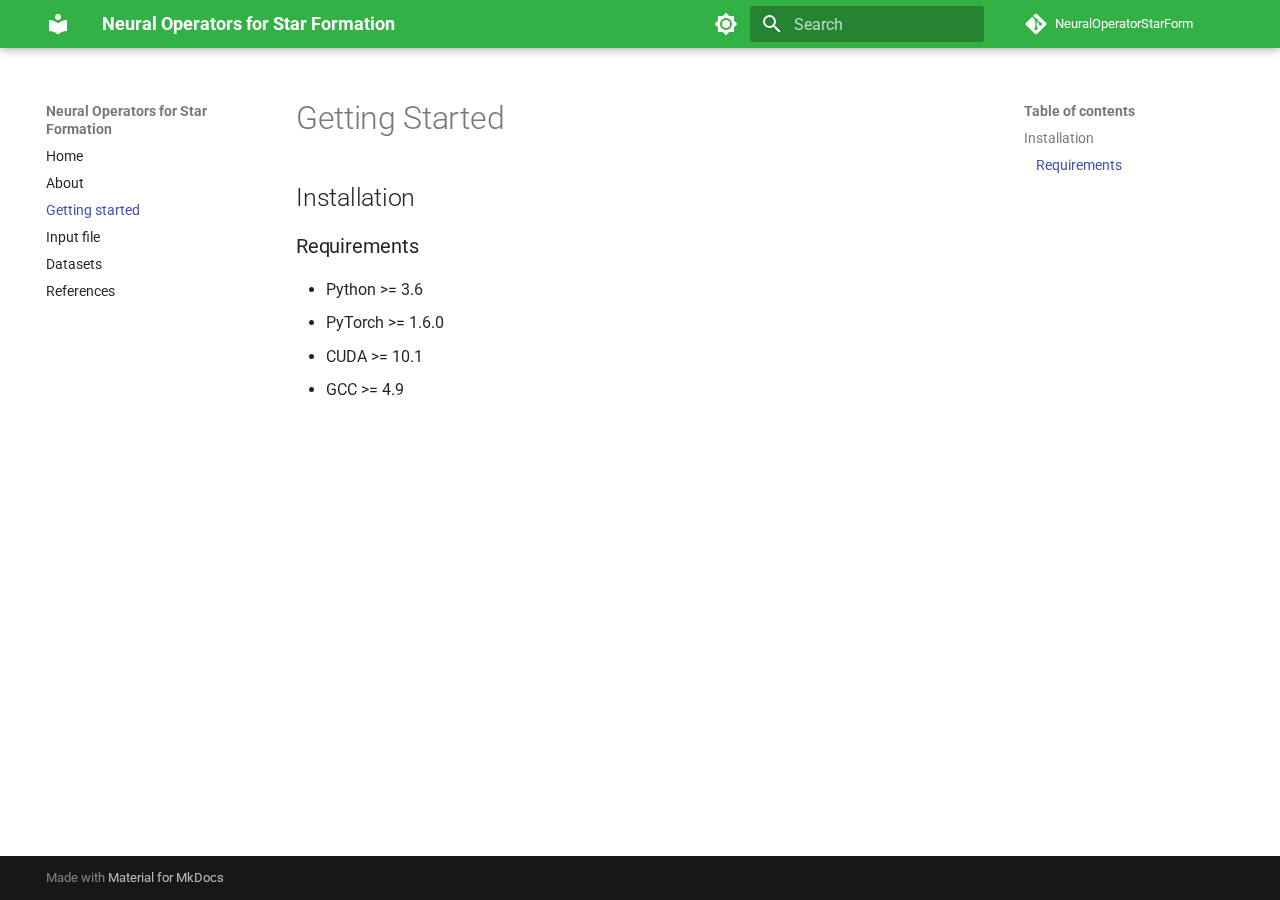
<file: getting_started/index.html>
<!doctype html>
<html lang="en" class="no-js">
  <head>
    
      <meta charset="utf-8">
      <meta name="viewport" content="width=device-width,initial-scale=1">
      
        <meta name="description" content="Neural Operators for Star Formation">
      
      
      
      
        <link rel="prev" href="../about/">
      
      
        <link rel="next" href="../input_file/">
      
      
      <link rel="icon" href="../assets/images/favicon.png">
      <meta name="generator" content="mkdocs-1.6.1, mkdocs-material-9.6.8">
    
    
      
        <title>Getting started - Neural Operators for Star Formation</title>
      
    
    
      <link rel="stylesheet" href="../assets/stylesheets/main.8608ea7d.min.css">
      
        
        <link rel="stylesheet" href="../assets/stylesheets/palette.06af60db.min.css">
      
      


    
    
      
    
    
      
        
        
        <link rel="preconnect" href="https://fonts.gstatic.com" crossorigin>
        <link rel="stylesheet" href="https://fonts.googleapis.com/css?family=Roboto:300,300i,400,400i,700,700i%7CRoboto+Mono:400,400i,700,700i&display=fallback">
        <style>:root{--md-text-font:"Roboto";--md-code-font:"Roboto Mono"}</style>
      
    
    
      <link rel="stylesheet" href="../assets/_mkdocstrings.css">
    
      <link rel="stylesheet" href="../stylesheets/extra.css">
    
    <script>__md_scope=new URL("..",location),__md_hash=e=>[...e].reduce(((e,_)=>(e<<5)-e+_.charCodeAt(0)),0),__md_get=(e,_=localStorage,t=__md_scope)=>JSON.parse(_.getItem(t.pathname+"."+e)),__md_set=(e,_,t=localStorage,a=__md_scope)=>{try{t.setItem(a.pathname+"."+e,JSON.stringify(_))}catch(e){}}</script>
    
      

    
    
    
  </head>
  
  
    
    
      
    
    
    
    
    <body dir="ltr" data-md-color-scheme="custom-light" data-md-color-primary="indigo" data-md-color-accent="indigo">
  
    
    <input class="md-toggle" data-md-toggle="drawer" type="checkbox" id="__drawer" autocomplete="off">
    <input class="md-toggle" data-md-toggle="search" type="checkbox" id="__search" autocomplete="off">
    <label class="md-overlay" for="__drawer"></label>
    <div data-md-component="skip">
      
        
        <a href="#getting-started" class="md-skip">
          Skip to content
        </a>
      
    </div>
    <div data-md-component="announce">
      
    </div>
    
    
      

  

<header class="md-header md-header--shadow" data-md-component="header">
  <nav class="md-header__inner md-grid" aria-label="Header">
    <a href=".." title="Neural Operators for Star Formation" class="md-header__button md-logo" aria-label="Neural Operators for Star Formation" data-md-component="logo">
      
  
  <svg xmlns="http://www.w3.org/2000/svg" viewBox="0 0 24 24"><path d="M12 8a3 3 0 0 0 3-3 3 3 0 0 0-3-3 3 3 0 0 0-3 3 3 3 0 0 0 3 3m0 3.54C9.64 9.35 6.5 8 3 8v11c3.5 0 6.64 1.35 9 3.54 2.36-2.19 5.5-3.54 9-3.54V8c-3.5 0-6.64 1.35-9 3.54"/></svg>

    </a>
    <label class="md-header__button md-icon" for="__drawer">
      
      <svg xmlns="http://www.w3.org/2000/svg" viewBox="0 0 24 24"><path d="M3 6h18v2H3zm0 5h18v2H3zm0 5h18v2H3z"/></svg>
    </label>
    <div class="md-header__title" data-md-component="header-title">
      <div class="md-header__ellipsis">
        <div class="md-header__topic">
          <span class="md-ellipsis">
            Neural Operators for Star Formation
          </span>
        </div>
        <div class="md-header__topic" data-md-component="header-topic">
          <span class="md-ellipsis">
            
              Getting started
            
          </span>
        </div>
      </div>
    </div>
    
      
        <form class="md-header__option" data-md-component="palette">
  
    
    
    
    <input class="md-option" data-md-color-media="" data-md-color-scheme="custom-light" data-md-color-primary="indigo" data-md-color-accent="indigo"  aria-label="Switch to dark mode"  type="radio" name="__palette" id="__palette_0">
    
      <label class="md-header__button md-icon" title="Switch to dark mode" for="__palette_1" hidden>
        <svg xmlns="http://www.w3.org/2000/svg" viewBox="0 0 24 24"><path d="M12 8a4 4 0 0 0-4 4 4 4 0 0 0 4 4 4 4 0 0 0 4-4 4 4 0 0 0-4-4m0 10a6 6 0 0 1-6-6 6 6 0 0 1 6-6 6 6 0 0 1 6 6 6 6 0 0 1-6 6m8-9.31V4h-4.69L12 .69 8.69 4H4v4.69L.69 12 4 15.31V20h4.69L12 23.31 15.31 20H20v-4.69L23.31 12z"/></svg>
      </label>
    
  
    
    
    
    <input class="md-option" data-md-color-media="" data-md-color-scheme="custom-slate" data-md-color-primary="indigo" data-md-color-accent="indigo"  aria-label="Switch to light mode"  type="radio" name="__palette" id="__palette_1">
    
      <label class="md-header__button md-icon" title="Switch to light mode" for="__palette_0" hidden>
        <svg xmlns="http://www.w3.org/2000/svg" viewBox="0 0 24 24"><path d="M12 18c-.89 0-1.74-.2-2.5-.55C11.56 16.5 13 14.42 13 12s-1.44-4.5-3.5-5.45C10.26 6.2 11.11 6 12 6a6 6 0 0 1 6 6 6 6 0 0 1-6 6m8-9.31V4h-4.69L12 .69 8.69 4H4v4.69L.69 12 4 15.31V20h4.69L12 23.31 15.31 20H20v-4.69L23.31 12z"/></svg>
      </label>
    
  
</form>
      
    
    
      <script>var palette=__md_get("__palette");if(palette&&palette.color){if("(prefers-color-scheme)"===palette.color.media){var media=matchMedia("(prefers-color-scheme: light)"),input=document.querySelector(media.matches?"[data-md-color-media='(prefers-color-scheme: light)']":"[data-md-color-media='(prefers-color-scheme: dark)']");palette.color.media=input.getAttribute("data-md-color-media"),palette.color.scheme=input.getAttribute("data-md-color-scheme"),palette.color.primary=input.getAttribute("data-md-color-primary"),palette.color.accent=input.getAttribute("data-md-color-accent")}for(var[key,value]of Object.entries(palette.color))document.body.setAttribute("data-md-color-"+key,value)}</script>
    
    
    
      <label class="md-header__button md-icon" for="__search">
        
        <svg xmlns="http://www.w3.org/2000/svg" viewBox="0 0 24 24"><path d="M9.5 3A6.5 6.5 0 0 1 16 9.5c0 1.61-.59 3.09-1.56 4.23l.27.27h.79l5 5-1.5 1.5-5-5v-.79l-.27-.27A6.52 6.52 0 0 1 9.5 16 6.5 6.5 0 0 1 3 9.5 6.5 6.5 0 0 1 9.5 3m0 2C7 5 5 7 5 9.5S7 14 9.5 14 14 12 14 9.5 12 5 9.5 5"/></svg>
      </label>
      <div class="md-search" data-md-component="search" role="dialog">
  <label class="md-search__overlay" for="__search"></label>
  <div class="md-search__inner" role="search">
    <form class="md-search__form" name="search">
      <input type="text" class="md-search__input" name="query" aria-label="Search" placeholder="Search" autocapitalize="off" autocorrect="off" autocomplete="off" spellcheck="false" data-md-component="search-query" required>
      <label class="md-search__icon md-icon" for="__search">
        
        <svg xmlns="http://www.w3.org/2000/svg" viewBox="0 0 24 24"><path d="M9.5 3A6.5 6.5 0 0 1 16 9.5c0 1.61-.59 3.09-1.56 4.23l.27.27h.79l5 5-1.5 1.5-5-5v-.79l-.27-.27A6.52 6.52 0 0 1 9.5 16 6.5 6.5 0 0 1 3 9.5 6.5 6.5 0 0 1 9.5 3m0 2C7 5 5 7 5 9.5S7 14 9.5 14 14 12 14 9.5 12 5 9.5 5"/></svg>
        
        <svg xmlns="http://www.w3.org/2000/svg" viewBox="0 0 24 24"><path d="M20 11v2H8l5.5 5.5-1.42 1.42L4.16 12l7.92-7.92L13.5 5.5 8 11z"/></svg>
      </label>
      <nav class="md-search__options" aria-label="Search">
        
        <button type="reset" class="md-search__icon md-icon" title="Clear" aria-label="Clear" tabindex="-1">
          
          <svg xmlns="http://www.w3.org/2000/svg" viewBox="0 0 24 24"><path d="M19 6.41 17.59 5 12 10.59 6.41 5 5 6.41 10.59 12 5 17.59 6.41 19 12 13.41 17.59 19 19 17.59 13.41 12z"/></svg>
        </button>
      </nav>
      
    </form>
    <div class="md-search__output">
      <div class="md-search__scrollwrap" tabindex="0" data-md-scrollfix>
        <div class="md-search-result" data-md-component="search-result">
          <div class="md-search-result__meta">
            Initializing search
          </div>
          <ol class="md-search-result__list" role="presentation"></ol>
        </div>
      </div>
    </div>
  </div>
</div>
    
    
      <div class="md-header__source">
        <a href="https://github.com/KPoletti/NeuralOperatorStarForm.git" title="Go to repository" class="md-source" data-md-component="source">
  <div class="md-source__icon md-icon">
    
    <svg xmlns="http://www.w3.org/2000/svg" viewBox="0 0 448 512"><!--! Font Awesome Free 6.7.2 by @fontawesome - https://fontawesome.com License - https://fontawesome.com/license/free (Icons: CC BY 4.0, Fonts: SIL OFL 1.1, Code: MIT License) Copyright 2024 Fonticons, Inc.--><path d="M439.55 236.05 244 40.45a28.87 28.87 0 0 0-40.81 0l-40.66 40.63 51.52 51.52c27.06-9.14 52.68 16.77 43.39 43.68l49.66 49.66c34.23-11.8 61.18 31 35.47 56.69-26.49 26.49-70.21-2.87-56-37.34L240.22 199v121.85c25.3 12.54 22.26 41.85 9.08 55a34.34 34.34 0 0 1-48.55 0c-17.57-17.6-11.07-46.91 11.25-56v-123c-20.8-8.51-24.6-30.74-18.64-45L142.57 101 8.45 235.14a28.86 28.86 0 0 0 0 40.81l195.61 195.6a28.86 28.86 0 0 0 40.8 0l194.69-194.69a28.86 28.86 0 0 0 0-40.81"/></svg>
  </div>
  <div class="md-source__repository">
    NeuralOperatorStarForm
  </div>
</a>
      </div>
    
  </nav>
  
</header>
    
    <div class="md-container" data-md-component="container">
      
      
        
          
        
      
      <main class="md-main" data-md-component="main">
        <div class="md-main__inner md-grid">
          
            
              
              <div class="md-sidebar md-sidebar--primary" data-md-component="sidebar" data-md-type="navigation" >
                <div class="md-sidebar__scrollwrap">
                  <div class="md-sidebar__inner">
                    



<nav class="md-nav md-nav--primary" aria-label="Navigation" data-md-level="0">
  <label class="md-nav__title" for="__drawer">
    <a href=".." title="Neural Operators for Star Formation" class="md-nav__button md-logo" aria-label="Neural Operators for Star Formation" data-md-component="logo">
      
  
  <svg xmlns="http://www.w3.org/2000/svg" viewBox="0 0 24 24"><path d="M12 8a3 3 0 0 0 3-3 3 3 0 0 0-3-3 3 3 0 0 0-3 3 3 3 0 0 0 3 3m0 3.54C9.64 9.35 6.5 8 3 8v11c3.5 0 6.64 1.35 9 3.54 2.36-2.19 5.5-3.54 9-3.54V8c-3.5 0-6.64 1.35-9 3.54"/></svg>

    </a>
    Neural Operators for Star Formation
  </label>
  
    <div class="md-nav__source">
      <a href="https://github.com/KPoletti/NeuralOperatorStarForm.git" title="Go to repository" class="md-source" data-md-component="source">
  <div class="md-source__icon md-icon">
    
    <svg xmlns="http://www.w3.org/2000/svg" viewBox="0 0 448 512"><!--! Font Awesome Free 6.7.2 by @fontawesome - https://fontawesome.com License - https://fontawesome.com/license/free (Icons: CC BY 4.0, Fonts: SIL OFL 1.1, Code: MIT License) Copyright 2024 Fonticons, Inc.--><path d="M439.55 236.05 244 40.45a28.87 28.87 0 0 0-40.81 0l-40.66 40.63 51.52 51.52c27.06-9.14 52.68 16.77 43.39 43.68l49.66 49.66c34.23-11.8 61.18 31 35.47 56.69-26.49 26.49-70.21-2.87-56-37.34L240.22 199v121.85c25.3 12.54 22.26 41.85 9.08 55a34.34 34.34 0 0 1-48.55 0c-17.57-17.6-11.07-46.91 11.25-56v-123c-20.8-8.51-24.6-30.74-18.64-45L142.57 101 8.45 235.14a28.86 28.86 0 0 0 0 40.81l195.61 195.6a28.86 28.86 0 0 0 40.8 0l194.69-194.69a28.86 28.86 0 0 0 0-40.81"/></svg>
  </div>
  <div class="md-source__repository">
    NeuralOperatorStarForm
  </div>
</a>
    </div>
  
  <ul class="md-nav__list" data-md-scrollfix>
    
      
      
  
  
  
  
    <li class="md-nav__item">
      <a href=".." class="md-nav__link">
        
  
  <span class="md-ellipsis">
    Home
    
  </span>
  

      </a>
    </li>
  

    
      
      
  
  
  
  
    <li class="md-nav__item">
      <a href="../about/" class="md-nav__link">
        
  
  <span class="md-ellipsis">
    About
    
  </span>
  

      </a>
    </li>
  

    
      
      
  
  
    
  
  
  
    <li class="md-nav__item md-nav__item--active">
      
      <input class="md-nav__toggle md-toggle" type="checkbox" id="__toc">
      
      
        
      
      
        <label class="md-nav__link md-nav__link--active" for="__toc">
          
  
  <span class="md-ellipsis">
    Getting started
    
  </span>
  

          <span class="md-nav__icon md-icon"></span>
        </label>
      
      <a href="./" class="md-nav__link md-nav__link--active">
        
  
  <span class="md-ellipsis">
    Getting started
    
  </span>
  

      </a>
      
        

<nav class="md-nav md-nav--secondary" aria-label="Table of contents">
  
  
  
    
  
  
    <label class="md-nav__title" for="__toc">
      <span class="md-nav__icon md-icon"></span>
      Table of contents
    </label>
    <ul class="md-nav__list" data-md-component="toc" data-md-scrollfix>
      
        <li class="md-nav__item">
  <a href="#installation" class="md-nav__link">
    <span class="md-ellipsis">
      Installation
    </span>
  </a>
  
    <nav class="md-nav" aria-label="Installation">
      <ul class="md-nav__list">
        
          <li class="md-nav__item">
  <a href="#requirements" class="md-nav__link">
    <span class="md-ellipsis">
      Requirements
    </span>
  </a>
  
</li>
        
      </ul>
    </nav>
  
</li>
      
    </ul>
  
</nav>
      
    </li>
  

    
      
      
  
  
  
  
    <li class="md-nav__item">
      <a href="../input_file/" class="md-nav__link">
        
  
  <span class="md-ellipsis">
    Input file
    
  </span>
  

      </a>
    </li>
  

    
      
      
  
  
  
  
    <li class="md-nav__item">
      <a href="../dataset/" class="md-nav__link">
        
  
  <span class="md-ellipsis">
    Datasets
    
  </span>
  

      </a>
    </li>
  

    
      
      
  
  
  
  
    <li class="md-nav__item">
      <a href="../references/" class="md-nav__link">
        
  
  <span class="md-ellipsis">
    References
    
  </span>
  

      </a>
    </li>
  

    
  </ul>
</nav>
                  </div>
                </div>
              </div>
            
            
              
              <div class="md-sidebar md-sidebar--secondary" data-md-component="sidebar" data-md-type="toc" >
                <div class="md-sidebar__scrollwrap">
                  <div class="md-sidebar__inner">
                    

<nav class="md-nav md-nav--secondary" aria-label="Table of contents">
  
  
  
    
  
  
    <label class="md-nav__title" for="__toc">
      <span class="md-nav__icon md-icon"></span>
      Table of contents
    </label>
    <ul class="md-nav__list" data-md-component="toc" data-md-scrollfix>
      
        <li class="md-nav__item">
  <a href="#installation" class="md-nav__link">
    <span class="md-ellipsis">
      Installation
    </span>
  </a>
  
    <nav class="md-nav" aria-label="Installation">
      <ul class="md-nav__list">
        
          <li class="md-nav__item">
  <a href="#requirements" class="md-nav__link">
    <span class="md-ellipsis">
      Requirements
    </span>
  </a>
  
</li>
        
      </ul>
    </nav>
  
</li>
      
    </ul>
  
</nav>
                  </div>
                </div>
              </div>
            
          
          
            <div class="md-content" data-md-component="content">
              <article class="md-content__inner md-typeset">
                
                  


  
  


<h1 id="getting-started">Getting Started<a class="headerlink" href="#getting-started" title="Permanent link">¤</a></h1>
<h2 id="installation">Installation<a class="headerlink" href="#installation" title="Permanent link">¤</a></h2>
<h3 id="requirements">Requirements<a class="headerlink" href="#requirements" title="Permanent link">¤</a></h3>
<ul>
<li>Python &gt;= 3.6</li>
<li>PyTorch &gt;= 1.6.0</li>
<li>CUDA &gt;= 10.1</li>
<li>GCC &gt;= 4.9</li>
</ul>












                
              </article>
            </div>
          
          
<script>var target=document.getElementById(location.hash.slice(1));target&&target.name&&(target.checked=target.name.startsWith("__tabbed_"))</script>
        </div>
        
      </main>
      
        <footer class="md-footer">
  
  <div class="md-footer-meta md-typeset">
    <div class="md-footer-meta__inner md-grid">
      <div class="md-copyright">
  
  
    Made with
    <a href="https://squidfunk.github.io/mkdocs-material/" target="_blank" rel="noopener">
      Material for MkDocs
    </a>
  
</div>
      
    </div>
  </div>
</footer>
      
    </div>
    <div class="md-dialog" data-md-component="dialog">
      <div class="md-dialog__inner md-typeset"></div>
    </div>
    
    
    <script id="__config" type="application/json">{"base": "..", "features": ["content.code.copy"], "search": "../assets/javascripts/workers/search.f8cc74c7.min.js", "translations": {"clipboard.copied": "Copied to clipboard", "clipboard.copy": "Copy to clipboard", "search.result.more.one": "1 more on this page", "search.result.more.other": "# more on this page", "search.result.none": "No matching documents", "search.result.one": "1 matching document", "search.result.other": "# matching documents", "search.result.placeholder": "Type to start searching", "search.result.term.missing": "Missing", "select.version": "Select version"}}</script>
    
    
      <script src="../assets/javascripts/bundle.c8b220af.min.js"></script>
      
    
  </body>
</html>
</file>
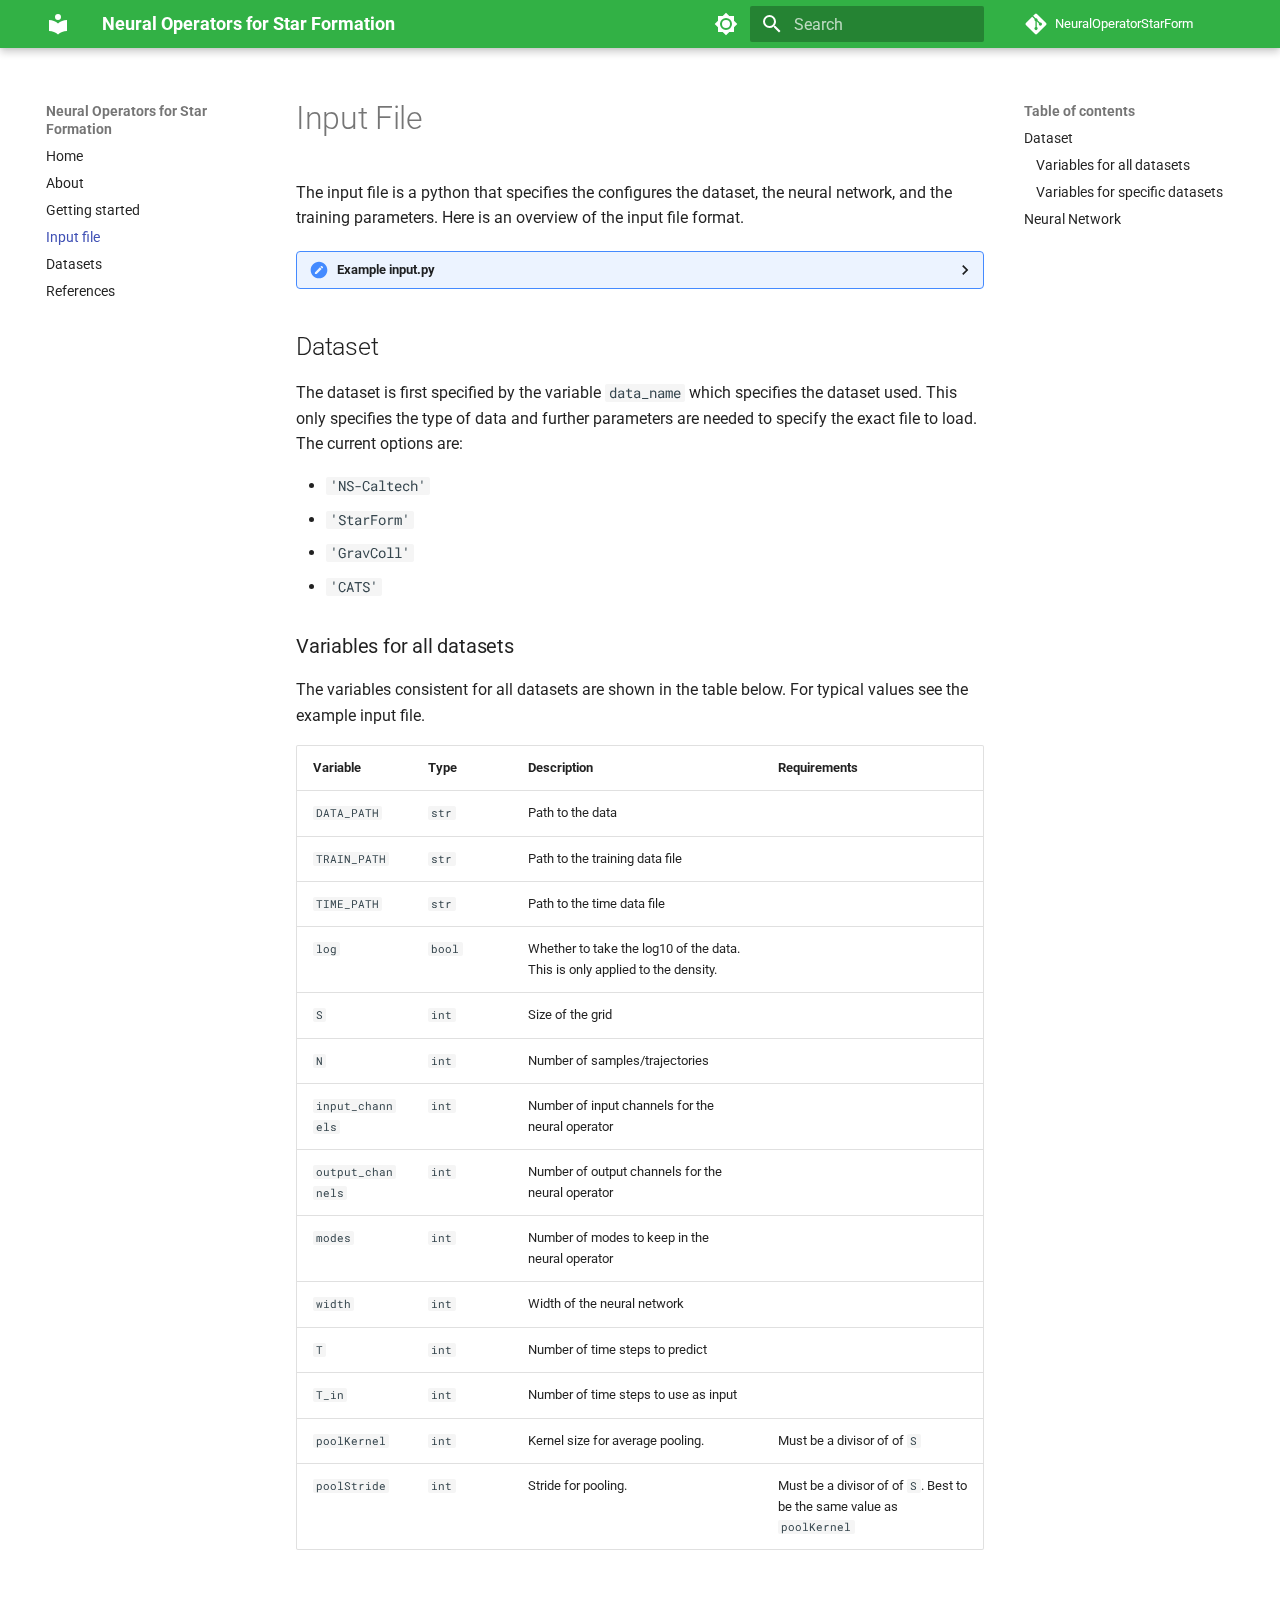
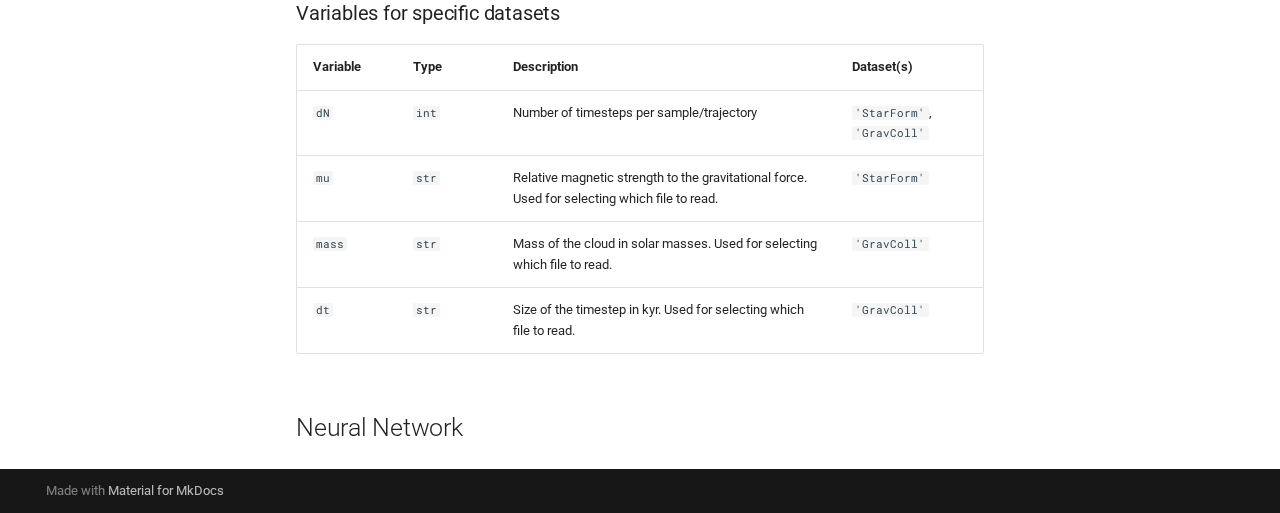
<file: input_file/index.html>
<!doctype html>
<html lang="en" class="no-js">
  <head>
    
      <meta charset="utf-8">
      <meta name="viewport" content="width=device-width,initial-scale=1">
      
        <meta name="description" content="Neural Operators for Star Formation">
      
      
      
      
        <link rel="prev" href="../getting_started/">
      
      
        <link rel="next" href="../dataset/">
      
      
      <link rel="icon" href="../assets/images/favicon.png">
      <meta name="generator" content="mkdocs-1.6.1, mkdocs-material-9.6.8">
    
    
      
        <title>Input file - Neural Operators for Star Formation</title>
      
    
    
      <link rel="stylesheet" href="../assets/stylesheets/main.8608ea7d.min.css">
      
        
        <link rel="stylesheet" href="../assets/stylesheets/palette.06af60db.min.css">
      
      


    
    
      
    
    
      
        
        
        <link rel="preconnect" href="https://fonts.gstatic.com" crossorigin>
        <link rel="stylesheet" href="https://fonts.googleapis.com/css?family=Roboto:300,300i,400,400i,700,700i%7CRoboto+Mono:400,400i,700,700i&display=fallback">
        <style>:root{--md-text-font:"Roboto";--md-code-font:"Roboto Mono"}</style>
      
    
    
      <link rel="stylesheet" href="../assets/_mkdocstrings.css">
    
      <link rel="stylesheet" href="../stylesheets/extra.css">
    
    <script>__md_scope=new URL("..",location),__md_hash=e=>[...e].reduce(((e,_)=>(e<<5)-e+_.charCodeAt(0)),0),__md_get=(e,_=localStorage,t=__md_scope)=>JSON.parse(_.getItem(t.pathname+"."+e)),__md_set=(e,_,t=localStorage,a=__md_scope)=>{try{t.setItem(a.pathname+"."+e,JSON.stringify(_))}catch(e){}}</script>
    
      

    
    
    
  </head>
  
  
    
    
      
    
    
    
    
    <body dir="ltr" data-md-color-scheme="custom-light" data-md-color-primary="indigo" data-md-color-accent="indigo">
  
    
    <input class="md-toggle" data-md-toggle="drawer" type="checkbox" id="__drawer" autocomplete="off">
    <input class="md-toggle" data-md-toggle="search" type="checkbox" id="__search" autocomplete="off">
    <label class="md-overlay" for="__drawer"></label>
    <div data-md-component="skip">
      
        
        <a href="#input-file" class="md-skip">
          Skip to content
        </a>
      
    </div>
    <div data-md-component="announce">
      
    </div>
    
    
      

  

<header class="md-header md-header--shadow" data-md-component="header">
  <nav class="md-header__inner md-grid" aria-label="Header">
    <a href=".." title="Neural Operators for Star Formation" class="md-header__button md-logo" aria-label="Neural Operators for Star Formation" data-md-component="logo">
      
  
  <svg xmlns="http://www.w3.org/2000/svg" viewBox="0 0 24 24"><path d="M12 8a3 3 0 0 0 3-3 3 3 0 0 0-3-3 3 3 0 0 0-3 3 3 3 0 0 0 3 3m0 3.54C9.64 9.35 6.5 8 3 8v11c3.5 0 6.64 1.35 9 3.54 2.36-2.19 5.5-3.54 9-3.54V8c-3.5 0-6.64 1.35-9 3.54"/></svg>

    </a>
    <label class="md-header__button md-icon" for="__drawer">
      
      <svg xmlns="http://www.w3.org/2000/svg" viewBox="0 0 24 24"><path d="M3 6h18v2H3zm0 5h18v2H3zm0 5h18v2H3z"/></svg>
    </label>
    <div class="md-header__title" data-md-component="header-title">
      <div class="md-header__ellipsis">
        <div class="md-header__topic">
          <span class="md-ellipsis">
            Neural Operators for Star Formation
          </span>
        </div>
        <div class="md-header__topic" data-md-component="header-topic">
          <span class="md-ellipsis">
            
              Input file
            
          </span>
        </div>
      </div>
    </div>
    
      
        <form class="md-header__option" data-md-component="palette">
  
    
    
    
    <input class="md-option" data-md-color-media="" data-md-color-scheme="custom-light" data-md-color-primary="indigo" data-md-color-accent="indigo"  aria-label="Switch to dark mode"  type="radio" name="__palette" id="__palette_0">
    
      <label class="md-header__button md-icon" title="Switch to dark mode" for="__palette_1" hidden>
        <svg xmlns="http://www.w3.org/2000/svg" viewBox="0 0 24 24"><path d="M12 8a4 4 0 0 0-4 4 4 4 0 0 0 4 4 4 4 0 0 0 4-4 4 4 0 0 0-4-4m0 10a6 6 0 0 1-6-6 6 6 0 0 1 6-6 6 6 0 0 1 6 6 6 6 0 0 1-6 6m8-9.31V4h-4.69L12 .69 8.69 4H4v4.69L.69 12 4 15.31V20h4.69L12 23.31 15.31 20H20v-4.69L23.31 12z"/></svg>
      </label>
    
  
    
    
    
    <input class="md-option" data-md-color-media="" data-md-color-scheme="custom-slate" data-md-color-primary="indigo" data-md-color-accent="indigo"  aria-label="Switch to light mode"  type="radio" name="__palette" id="__palette_1">
    
      <label class="md-header__button md-icon" title="Switch to light mode" for="__palette_0" hidden>
        <svg xmlns="http://www.w3.org/2000/svg" viewBox="0 0 24 24"><path d="M12 18c-.89 0-1.74-.2-2.5-.55C11.56 16.5 13 14.42 13 12s-1.44-4.5-3.5-5.45C10.26 6.2 11.11 6 12 6a6 6 0 0 1 6 6 6 6 0 0 1-6 6m8-9.31V4h-4.69L12 .69 8.69 4H4v4.69L.69 12 4 15.31V20h4.69L12 23.31 15.31 20H20v-4.69L23.31 12z"/></svg>
      </label>
    
  
</form>
      
    
    
      <script>var palette=__md_get("__palette");if(palette&&palette.color){if("(prefers-color-scheme)"===palette.color.media){var media=matchMedia("(prefers-color-scheme: light)"),input=document.querySelector(media.matches?"[data-md-color-media='(prefers-color-scheme: light)']":"[data-md-color-media='(prefers-color-scheme: dark)']");palette.color.media=input.getAttribute("data-md-color-media"),palette.color.scheme=input.getAttribute("data-md-color-scheme"),palette.color.primary=input.getAttribute("data-md-color-primary"),palette.color.accent=input.getAttribute("data-md-color-accent")}for(var[key,value]of Object.entries(palette.color))document.body.setAttribute("data-md-color-"+key,value)}</script>
    
    
    
      <label class="md-header__button md-icon" for="__search">
        
        <svg xmlns="http://www.w3.org/2000/svg" viewBox="0 0 24 24"><path d="M9.5 3A6.5 6.5 0 0 1 16 9.5c0 1.61-.59 3.09-1.56 4.23l.27.27h.79l5 5-1.5 1.5-5-5v-.79l-.27-.27A6.52 6.52 0 0 1 9.5 16 6.5 6.5 0 0 1 3 9.5 6.5 6.5 0 0 1 9.5 3m0 2C7 5 5 7 5 9.5S7 14 9.5 14 14 12 14 9.5 12 5 9.5 5"/></svg>
      </label>
      <div class="md-search" data-md-component="search" role="dialog">
  <label class="md-search__overlay" for="__search"></label>
  <div class="md-search__inner" role="search">
    <form class="md-search__form" name="search">
      <input type="text" class="md-search__input" name="query" aria-label="Search" placeholder="Search" autocapitalize="off" autocorrect="off" autocomplete="off" spellcheck="false" data-md-component="search-query" required>
      <label class="md-search__icon md-icon" for="__search">
        
        <svg xmlns="http://www.w3.org/2000/svg" viewBox="0 0 24 24"><path d="M9.5 3A6.5 6.5 0 0 1 16 9.5c0 1.61-.59 3.09-1.56 4.23l.27.27h.79l5 5-1.5 1.5-5-5v-.79l-.27-.27A6.52 6.52 0 0 1 9.5 16 6.5 6.5 0 0 1 3 9.5 6.5 6.5 0 0 1 9.5 3m0 2C7 5 5 7 5 9.5S7 14 9.5 14 14 12 14 9.5 12 5 9.5 5"/></svg>
        
        <svg xmlns="http://www.w3.org/2000/svg" viewBox="0 0 24 24"><path d="M20 11v2H8l5.5 5.5-1.42 1.42L4.16 12l7.92-7.92L13.5 5.5 8 11z"/></svg>
      </label>
      <nav class="md-search__options" aria-label="Search">
        
        <button type="reset" class="md-search__icon md-icon" title="Clear" aria-label="Clear" tabindex="-1">
          
          <svg xmlns="http://www.w3.org/2000/svg" viewBox="0 0 24 24"><path d="M19 6.41 17.59 5 12 10.59 6.41 5 5 6.41 10.59 12 5 17.59 6.41 19 12 13.41 17.59 19 19 17.59 13.41 12z"/></svg>
        </button>
      </nav>
      
    </form>
    <div class="md-search__output">
      <div class="md-search__scrollwrap" tabindex="0" data-md-scrollfix>
        <div class="md-search-result" data-md-component="search-result">
          <div class="md-search-result__meta">
            Initializing search
          </div>
          <ol class="md-search-result__list" role="presentation"></ol>
        </div>
      </div>
    </div>
  </div>
</div>
    
    
      <div class="md-header__source">
        <a href="https://github.com/KPoletti/NeuralOperatorStarForm.git" title="Go to repository" class="md-source" data-md-component="source">
  <div class="md-source__icon md-icon">
    
    <svg xmlns="http://www.w3.org/2000/svg" viewBox="0 0 448 512"><!--! Font Awesome Free 6.7.2 by @fontawesome - https://fontawesome.com License - https://fontawesome.com/license/free (Icons: CC BY 4.0, Fonts: SIL OFL 1.1, Code: MIT License) Copyright 2024 Fonticons, Inc.--><path d="M439.55 236.05 244 40.45a28.87 28.87 0 0 0-40.81 0l-40.66 40.63 51.52 51.52c27.06-9.14 52.68 16.77 43.39 43.68l49.66 49.66c34.23-11.8 61.18 31 35.47 56.69-26.49 26.49-70.21-2.87-56-37.34L240.22 199v121.85c25.3 12.54 22.26 41.85 9.08 55a34.34 34.34 0 0 1-48.55 0c-17.57-17.6-11.07-46.91 11.25-56v-123c-20.8-8.51-24.6-30.74-18.64-45L142.57 101 8.45 235.14a28.86 28.86 0 0 0 0 40.81l195.61 195.6a28.86 28.86 0 0 0 40.8 0l194.69-194.69a28.86 28.86 0 0 0 0-40.81"/></svg>
  </div>
  <div class="md-source__repository">
    NeuralOperatorStarForm
  </div>
</a>
      </div>
    
  </nav>
  
</header>
    
    <div class="md-container" data-md-component="container">
      
      
        
          
        
      
      <main class="md-main" data-md-component="main">
        <div class="md-main__inner md-grid">
          
            
              
              <div class="md-sidebar md-sidebar--primary" data-md-component="sidebar" data-md-type="navigation" >
                <div class="md-sidebar__scrollwrap">
                  <div class="md-sidebar__inner">
                    



<nav class="md-nav md-nav--primary" aria-label="Navigation" data-md-level="0">
  <label class="md-nav__title" for="__drawer">
    <a href=".." title="Neural Operators for Star Formation" class="md-nav__button md-logo" aria-label="Neural Operators for Star Formation" data-md-component="logo">
      
  
  <svg xmlns="http://www.w3.org/2000/svg" viewBox="0 0 24 24"><path d="M12 8a3 3 0 0 0 3-3 3 3 0 0 0-3-3 3 3 0 0 0-3 3 3 3 0 0 0 3 3m0 3.54C9.64 9.35 6.5 8 3 8v11c3.5 0 6.64 1.35 9 3.54 2.36-2.19 5.5-3.54 9-3.54V8c-3.5 0-6.64 1.35-9 3.54"/></svg>

    </a>
    Neural Operators for Star Formation
  </label>
  
    <div class="md-nav__source">
      <a href="https://github.com/KPoletti/NeuralOperatorStarForm.git" title="Go to repository" class="md-source" data-md-component="source">
  <div class="md-source__icon md-icon">
    
    <svg xmlns="http://www.w3.org/2000/svg" viewBox="0 0 448 512"><!--! Font Awesome Free 6.7.2 by @fontawesome - https://fontawesome.com License - https://fontawesome.com/license/free (Icons: CC BY 4.0, Fonts: SIL OFL 1.1, Code: MIT License) Copyright 2024 Fonticons, Inc.--><path d="M439.55 236.05 244 40.45a28.87 28.87 0 0 0-40.81 0l-40.66 40.63 51.52 51.52c27.06-9.14 52.68 16.77 43.39 43.68l49.66 49.66c34.23-11.8 61.18 31 35.47 56.69-26.49 26.49-70.21-2.87-56-37.34L240.22 199v121.85c25.3 12.54 22.26 41.85 9.08 55a34.34 34.34 0 0 1-48.55 0c-17.57-17.6-11.07-46.91 11.25-56v-123c-20.8-8.51-24.6-30.74-18.64-45L142.57 101 8.45 235.14a28.86 28.86 0 0 0 0 40.81l195.61 195.6a28.86 28.86 0 0 0 40.8 0l194.69-194.69a28.86 28.86 0 0 0 0-40.81"/></svg>
  </div>
  <div class="md-source__repository">
    NeuralOperatorStarForm
  </div>
</a>
    </div>
  
  <ul class="md-nav__list" data-md-scrollfix>
    
      
      
  
  
  
  
    <li class="md-nav__item">
      <a href=".." class="md-nav__link">
        
  
  <span class="md-ellipsis">
    Home
    
  </span>
  

      </a>
    </li>
  

    
      
      
  
  
  
  
    <li class="md-nav__item">
      <a href="../about/" class="md-nav__link">
        
  
  <span class="md-ellipsis">
    About
    
  </span>
  

      </a>
    </li>
  

    
      
      
  
  
  
  
    <li class="md-nav__item">
      <a href="../getting_started/" class="md-nav__link">
        
  
  <span class="md-ellipsis">
    Getting started
    
  </span>
  

      </a>
    </li>
  

    
      
      
  
  
    
  
  
  
    <li class="md-nav__item md-nav__item--active">
      
      <input class="md-nav__toggle md-toggle" type="checkbox" id="__toc">
      
      
        
      
      
        <label class="md-nav__link md-nav__link--active" for="__toc">
          
  
  <span class="md-ellipsis">
    Input file
    
  </span>
  

          <span class="md-nav__icon md-icon"></span>
        </label>
      
      <a href="./" class="md-nav__link md-nav__link--active">
        
  
  <span class="md-ellipsis">
    Input file
    
  </span>
  

      </a>
      
        

<nav class="md-nav md-nav--secondary" aria-label="Table of contents">
  
  
  
    
  
  
    <label class="md-nav__title" for="__toc">
      <span class="md-nav__icon md-icon"></span>
      Table of contents
    </label>
    <ul class="md-nav__list" data-md-component="toc" data-md-scrollfix>
      
        <li class="md-nav__item">
  <a href="#dataset" class="md-nav__link">
    <span class="md-ellipsis">
      Dataset
    </span>
  </a>
  
    <nav class="md-nav" aria-label="Dataset">
      <ul class="md-nav__list">
        
          <li class="md-nav__item">
  <a href="#variables-for-all-datasets" class="md-nav__link">
    <span class="md-ellipsis">
      Variables for all datasets
    </span>
  </a>
  
</li>
        
          <li class="md-nav__item">
  <a href="#variables-for-specific-datasets" class="md-nav__link">
    <span class="md-ellipsis">
      Variables for specific datasets
    </span>
  </a>
  
</li>
        
      </ul>
    </nav>
  
</li>
      
        <li class="md-nav__item">
  <a href="#neural-network" class="md-nav__link">
    <span class="md-ellipsis">
      Neural Network
    </span>
  </a>
  
</li>
      
    </ul>
  
</nav>
      
    </li>
  

    
      
      
  
  
  
  
    <li class="md-nav__item">
      <a href="../dataset/" class="md-nav__link">
        
  
  <span class="md-ellipsis">
    Datasets
    
  </span>
  

      </a>
    </li>
  

    
      
      
  
  
  
  
    <li class="md-nav__item">
      <a href="../references/" class="md-nav__link">
        
  
  <span class="md-ellipsis">
    References
    
  </span>
  

      </a>
    </li>
  

    
  </ul>
</nav>
                  </div>
                </div>
              </div>
            
            
              
              <div class="md-sidebar md-sidebar--secondary" data-md-component="sidebar" data-md-type="toc" >
                <div class="md-sidebar__scrollwrap">
                  <div class="md-sidebar__inner">
                    

<nav class="md-nav md-nav--secondary" aria-label="Table of contents">
  
  
  
    
  
  
    <label class="md-nav__title" for="__toc">
      <span class="md-nav__icon md-icon"></span>
      Table of contents
    </label>
    <ul class="md-nav__list" data-md-component="toc" data-md-scrollfix>
      
        <li class="md-nav__item">
  <a href="#dataset" class="md-nav__link">
    <span class="md-ellipsis">
      Dataset
    </span>
  </a>
  
    <nav class="md-nav" aria-label="Dataset">
      <ul class="md-nav__list">
        
          <li class="md-nav__item">
  <a href="#variables-for-all-datasets" class="md-nav__link">
    <span class="md-ellipsis">
      Variables for all datasets
    </span>
  </a>
  
</li>
        
          <li class="md-nav__item">
  <a href="#variables-for-specific-datasets" class="md-nav__link">
    <span class="md-ellipsis">
      Variables for specific datasets
    </span>
  </a>
  
</li>
        
      </ul>
    </nav>
  
</li>
      
        <li class="md-nav__item">
  <a href="#neural-network" class="md-nav__link">
    <span class="md-ellipsis">
      Neural Network
    </span>
  </a>
  
</li>
      
    </ul>
  
</nav>
                  </div>
                </div>
              </div>
            
          
          
            <div class="md-content" data-md-component="content">
              <article class="md-content__inner md-typeset">
                
                  


  
  


<h1 id="input-file">Input File<a class="headerlink" href="#input-file" title="Permanent link">¤</a></h1>
<p>The input file is a python that specifies the configures the dataset, the neural network, and the training parameters. Here is an overview of the input file format.</p>
<details>
    <summary>Example input.py</summary>

    <div class="language-python highlight"><span class="filename">input.py</span><pre><span></span><code><a id="__codelineno-0-1" name="__codelineno-0-1" href="#__codelineno-0-1"></a><span class="kn">import</span><span class="w"> </span><span class="nn">torch.nn</span><span class="w"> </span><span class="k">as</span><span class="w"> </span><span class="nn">nn</span>
<a id="__codelineno-0-2" name="__codelineno-0-2" href="#__codelineno-0-2"></a><span class="kn">from</span><span class="w"> </span><span class="nn">src.dissipative_utils</span><span class="w"> </span><span class="kn">import</span> <span class="p">(</span>
<a id="__codelineno-0-3" name="__codelineno-0-3" href="#__codelineno-0-3"></a>    <span class="n">sample_uniform_spherical_shell</span><span class="p">,</span>
<a id="__codelineno-0-4" name="__codelineno-0-4" href="#__codelineno-0-4"></a>    <span class="n">linear_scale_dissipative_target</span><span class="p">,</span>
<a id="__codelineno-0-5" name="__codelineno-0-5" href="#__codelineno-0-5"></a><span class="p">)</span>
<a id="__codelineno-0-6" name="__codelineno-0-6" href="#__codelineno-0-6"></a><span class="kn">from</span><span class="w"> </span><span class="nn">neuralop</span><span class="w"> </span><span class="kn">import</span> <span class="n">LpLoss</span><span class="p">,</span> <span class="n">H1Loss</span>  <span class="c1"># type: ignore</span>
<a id="__codelineno-0-7" name="__codelineno-0-7" href="#__codelineno-0-7"></a><span class="kn">import</span><span class="w"> </span><span class="nn">math</span>
<a id="__codelineno-0-8" name="__codelineno-0-8" href="#__codelineno-0-8"></a>
<a id="__codelineno-0-9" name="__codelineno-0-9" href="#__codelineno-0-9"></a><span class="n">level</span> <span class="o">=</span> <span class="s2">&quot;DEBUG&quot;</span>  <span class="c1"># DEBUG, INFO, WARNING, ERROR, CRITICAL</span>
<a id="__codelineno-0-10" name="__codelineno-0-10" href="#__codelineno-0-10"></a><span class="n">data_name</span> <span class="o">=</span> <span class="s2">&quot;GravColl&quot;</span>  <span class="c1"># NS-Caltech, StarForm, GravColl, GravInts or CATS</span>
<a id="__codelineno-0-11" name="__codelineno-0-11" href="#__codelineno-0-11"></a><span class="n">loss_name</span> <span class="o">=</span> <span class="s2">&quot;H1Loss&quot;</span>  <span class="c1"># LpLoss, H1Loss</span>
<a id="__codelineno-0-12" name="__codelineno-0-12" href="#__codelineno-0-12"></a>
<a id="__codelineno-0-13" name="__codelineno-0-13" href="#__codelineno-0-13"></a><span class="n">log</span> <span class="o">=</span> <span class="kc">False</span>  <span class="c1"># Option to take the log of the data</span>
<a id="__codelineno-0-14" name="__codelineno-0-14" href="#__codelineno-0-14"></a><span class="n">doPlot</span> <span class="o">=</span> <span class="kc">True</span>  <span class="c1"># Option to create plots</span>
<a id="__codelineno-0-15" name="__codelineno-0-15" href="#__codelineno-0-15"></a><span class="n">use_mlp</span> <span class="o">=</span> <span class="kc">True</span>  <span class="c1"># Option to use MLP</span>
<a id="__codelineno-0-16" name="__codelineno-0-16" href="#__codelineno-0-16"></a><span class="n">encoder</span> <span class="o">=</span> <span class="kc">False</span>  <span class="c1"># Option to use the encoder</span>
<a id="__codelineno-0-17" name="__codelineno-0-17" href="#__codelineno-0-17"></a><span class="n">use_ddp</span> <span class="o">=</span> <span class="kc">False</span>  <span class="c1"># Option to use multi-gpu distributed data</span>
<a id="__codelineno-0-18" name="__codelineno-0-18" href="#__codelineno-0-18"></a>
<a id="__codelineno-0-19" name="__codelineno-0-19" href="#__codelineno-0-19"></a><span class="n">diss_reg</span> <span class="o">=</span> <span class="kc">False</span>
<a id="__codelineno-0-20" name="__codelineno-0-20" href="#__codelineno-0-20"></a><span class="n">preactivation</span> <span class="o">=</span> <span class="kc">True</span>  <span class="c1"># Option to use ResNet Preactivation</span>
<a id="__codelineno-0-21" name="__codelineno-0-21" href="#__codelineno-0-21"></a><span class="n">saveNeuralNetwork</span> <span class="o">=</span> <span class="kc">True</span>  <span class="c1"># Option to save the neural network</span>
<a id="__codelineno-0-22" name="__codelineno-0-22" href="#__codelineno-0-22"></a><span class="n">positional_encoding</span> <span class="o">=</span> <span class="kc">False</span>  <span class="c1"># TODO: Debug FNO3d with position encoding</span>
<a id="__codelineno-0-23" name="__codelineno-0-23" href="#__codelineno-0-23"></a><span class="k">if</span> <span class="n">positional_encoding</span><span class="p">:</span>
<a id="__codelineno-0-24" name="__codelineno-0-24" href="#__codelineno-0-24"></a>    <span class="n">grid_boundaries</span> <span class="o">=</span> <span class="p">[[</span><span class="o">-</span><span class="mf">1.25</span><span class="p">,</span> <span class="mf">1.25</span><span class="p">],</span> <span class="p">[</span><span class="o">-</span><span class="mf">1.25</span><span class="p">,</span> <span class="mf">1.25</span><span class="p">]]</span>
<a id="__codelineno-0-25" name="__codelineno-0-25" href="#__codelineno-0-25"></a><span class="n">n_layers</span> <span class="o">=</span> <span class="mi">4</span>
<a id="__codelineno-0-26" name="__codelineno-0-26" href="#__codelineno-0-26"></a><span class="n">mlp_dropout</span> <span class="o">=</span> <span class="mf">0.01</span>
<a id="__codelineno-0-27" name="__codelineno-0-27" href="#__codelineno-0-27"></a><span class="c1"># Pooling parameters</span>
<a id="__codelineno-0-28" name="__codelineno-0-28" href="#__codelineno-0-28"></a><span class="n">poolKernel</span> <span class="o">=</span> <span class="mi">0</span>  <span class="c1"># set to 0 to disable pooling</span>
<a id="__codelineno-0-29" name="__codelineno-0-29" href="#__codelineno-0-29"></a><span class="n">poolStride</span> <span class="o">=</span> <span class="mi">0</span>  <span class="c1"># set to 0 to disable pooling</span>
<a id="__codelineno-0-30" name="__codelineno-0-30" href="#__codelineno-0-30"></a><span class="c1">#############################################</span>
<a id="__codelineno-0-31" name="__codelineno-0-31" href="#__codelineno-0-31"></a><span class="c1"># FOR NS Cal-tech Data</span>
<a id="__codelineno-0-32" name="__codelineno-0-32" href="#__codelineno-0-32"></a><span class="c1">#############################################</span>
<a id="__codelineno-0-33" name="__codelineno-0-33" href="#__codelineno-0-33"></a><span class="k">if</span> <span class="n">data_name</span> <span class="o">==</span> <span class="s2">&quot;NS-Caltech&quot;</span><span class="p">:</span>
<a id="__codelineno-0-34" name="__codelineno-0-34" href="#__codelineno-0-34"></a>    <span class="n">DATA_PATH</span> <span class="o">=</span> <span class="s2">&quot;../dataToSend/CaltechData/&quot;</span>
<a id="__codelineno-0-35" name="__codelineno-0-35" href="#__codelineno-0-35"></a>    <span class="n">TRAIN_PATH</span> <span class="o">=</span> <span class="sa">f</span><span class="s2">&quot;</span><span class="si">{</span><span class="n">DATA_PATH</span><span class="si">}</span><span class="s2">ns_V1e-3_N5000_T50.pt&quot;</span>
<a id="__codelineno-0-36" name="__codelineno-0-36" href="#__codelineno-0-36"></a>    <span class="n">TIME_PATH</span> <span class="o">=</span> <span class="sa">f</span><span class="s2">&quot;</span><span class="si">{</span><span class="n">DATA_PATH</span><span class="si">}</span><span class="s2">ns_V1e-3_N5000_T50.h5&quot;</span>
<a id="__codelineno-0-37" name="__codelineno-0-37" href="#__codelineno-0-37"></a>
<a id="__codelineno-0-38" name="__codelineno-0-38" href="#__codelineno-0-38"></a>    <span class="n">S</span> <span class="o">=</span> <span class="mi">64</span>
<a id="__codelineno-0-39" name="__codelineno-0-39" href="#__codelineno-0-39"></a>    <span class="n">N</span> <span class="o">=</span> <span class="mi">5000</span>
<a id="__codelineno-0-40" name="__codelineno-0-40" href="#__codelineno-0-40"></a>
<a id="__codelineno-0-41" name="__codelineno-0-41" href="#__codelineno-0-41"></a>    <span class="n">modes</span> <span class="o">=</span> <span class="mi">12</span>  <span class="c1"># star Form 20</span>
<a id="__codelineno-0-42" name="__codelineno-0-42" href="#__codelineno-0-42"></a>    <span class="n">width</span> <span class="o">=</span> <span class="mi">24</span>  <span class="c1"># star Form 100</span>
<a id="__codelineno-0-43" name="__codelineno-0-43" href="#__codelineno-0-43"></a>    <span class="n">input_channels</span> <span class="o">=</span> <span class="mi">10</span>
<a id="__codelineno-0-44" name="__codelineno-0-44" href="#__codelineno-0-44"></a>    <span class="n">output_channels</span> <span class="o">=</span> <span class="mi">10</span>
<a id="__codelineno-0-45" name="__codelineno-0-45" href="#__codelineno-0-45"></a>
<a id="__codelineno-0-46" name="__codelineno-0-46" href="#__codelineno-0-46"></a>    <span class="n">T</span> <span class="o">=</span> <span class="mi">10</span>
<a id="__codelineno-0-47" name="__codelineno-0-47" href="#__codelineno-0-47"></a>    <span class="n">T_in</span> <span class="o">=</span> <span class="mi">10</span>
<a id="__codelineno-0-48" name="__codelineno-0-48" href="#__codelineno-0-48"></a>    <span class="n">poolKernel</span> <span class="o">=</span> <span class="mi">0</span>  <span class="c1"># set to 0 to disable pooling</span>
<a id="__codelineno-0-49" name="__codelineno-0-49" href="#__codelineno-0-49"></a>    <span class="n">poolStride</span> <span class="o">=</span> <span class="mi">0</span>  <span class="c1"># set to 0 to disable pooling</span>
<a id="__codelineno-0-50" name="__codelineno-0-50" href="#__codelineno-0-50"></a>
<a id="__codelineno-0-51" name="__codelineno-0-51" href="#__codelineno-0-51"></a><span class="c1">##############################################</span>
<a id="__codelineno-0-52" name="__codelineno-0-52" href="#__codelineno-0-52"></a><span class="c1"># For Grav Collapse</span>
<a id="__codelineno-0-53" name="__codelineno-0-53" href="#__codelineno-0-53"></a><span class="c1">##############################################</span>
<a id="__codelineno-0-54" name="__codelineno-0-54" href="#__codelineno-0-54"></a><span class="k">elif</span> <span class="n">data_name</span> <span class="o">==</span> <span class="s2">&quot;GravColl&quot;</span><span class="p">:</span>
<a id="__codelineno-0-55" name="__codelineno-0-55" href="#__codelineno-0-55"></a>    <span class="n">S</span> <span class="o">=</span> <span class="mi">128</span>
<a id="__codelineno-0-56" name="__codelineno-0-56" href="#__codelineno-0-56"></a>    <span class="n">T</span> <span class="o">=</span> <span class="mi">5</span>
<a id="__codelineno-0-57" name="__codelineno-0-57" href="#__codelineno-0-57"></a>    <span class="n">T_in</span> <span class="o">=</span> <span class="mi">5</span>
<a id="__codelineno-0-58" name="__codelineno-0-58" href="#__codelineno-0-58"></a>    <span class="n">T_out</span> <span class="o">=</span> <span class="mi">14</span>
<a id="__codelineno-0-59" name="__codelineno-0-59" href="#__codelineno-0-59"></a>    <span class="n">DATA_PATH</span> <span class="o">=</span> <span class="s2">&quot;../dataToSend/TrainingData/LowRes/&quot;</span>
<a id="__codelineno-0-60" name="__codelineno-0-60" href="#__codelineno-0-60"></a>    <span class="n">dN</span> <span class="o">=</span> <span class="mi">10</span>
<a id="__codelineno-0-61" name="__codelineno-0-61" href="#__codelineno-0-61"></a>    <span class="n">mass</span> <span class="o">=</span> <span class="s2">&quot;ALL&quot;</span>
<a id="__codelineno-0-62" name="__codelineno-0-62" href="#__codelineno-0-62"></a>    <span class="c1"># dt = 0.0204</span>
<a id="__codelineno-0-63" name="__codelineno-0-63" href="#__codelineno-0-63"></a>    <span class="n">extras</span> <span class="o">=</span> <span class="s2">&quot;_multiData&quot;</span>
<a id="__codelineno-0-64" name="__codelineno-0-64" href="#__codelineno-0-64"></a>
<a id="__codelineno-0-65" name="__codelineno-0-65" href="#__codelineno-0-65"></a>    <span class="n">TRAIN_PATH</span> <span class="o">=</span> <span class="sa">f</span><span class="s2">&quot;</span><span class="si">{</span><span class="n">DATA_PATH</span><span class="si">}</span><span class="s2">Grav_M</span><span class="si">{</span><span class="n">mass</span><span class="si">}</span><span class="s2">_dN</span><span class="si">{</span><span class="n">dN</span><span class="si">}{</span><span class="n">extras</span><span class="si">}</span><span class="s2">.pt&quot;</span>
<a id="__codelineno-0-66" name="__codelineno-0-66" href="#__codelineno-0-66"></a>    <span class="n">TIME_PATH</span> <span class="o">=</span> <span class="sa">f</span><span class="s2">&quot;</span><span class="si">{</span><span class="n">DATA_PATH</span><span class="si">}</span><span class="s2">Grav_M</span><span class="si">{</span><span class="n">mass</span><span class="si">}</span><span class="s2">_dN</span><span class="si">{</span><span class="n">dN</span><span class="si">}{</span><span class="n">extras</span><span class="si">}</span><span class="s2">.h5&quot;</span>
<a id="__codelineno-0-67" name="__codelineno-0-67" href="#__codelineno-0-67"></a>    <span class="n">N</span> <span class="o">=</span> <span class="mi">29</span>
<a id="__codelineno-0-68" name="__codelineno-0-68" href="#__codelineno-0-68"></a>    <span class="k">if</span> <span class="n">mass</span> <span class="o">==</span> <span class="s2">&quot;ALL&quot;</span><span class="p">:</span>
<a id="__codelineno-0-69" name="__codelineno-0-69" href="#__codelineno-0-69"></a>        <span class="n">N</span> <span class="o">=</span> <span class="mi">902</span>
<a id="__codelineno-0-70" name="__codelineno-0-70" href="#__codelineno-0-70"></a>    <span class="n">data_name</span> <span class="o">=</span> <span class="sa">f</span><span class="s2">&quot;</span><span class="si">{</span><span class="n">data_name</span><span class="si">}{</span><span class="n">mass</span><span class="si">}</span><span class="s2">_dN</span><span class="si">{</span><span class="n">dN</span><span class="si">}</span><span class="s2">&quot;</span>
<a id="__codelineno-0-71" name="__codelineno-0-71" href="#__codelineno-0-71"></a>    <span class="n">input_channels</span> <span class="o">=</span> <span class="mi">3</span>
<a id="__codelineno-0-72" name="__codelineno-0-72" href="#__codelineno-0-72"></a>    <span class="n">output_channels</span> <span class="o">=</span> <span class="mi">3</span>
<a id="__codelineno-0-73" name="__codelineno-0-73" href="#__codelineno-0-73"></a>    <span class="n">modes</span> <span class="o">=</span> <span class="mi">4</span>  <span class="c1"># star Form 20</span>
<a id="__codelineno-0-74" name="__codelineno-0-74" href="#__codelineno-0-74"></a>    <span class="n">width</span> <span class="o">=</span> <span class="mi">10</span>  <span class="c1"># star Form 100</span>
<a id="__codelineno-0-75" name="__codelineno-0-75" href="#__codelineno-0-75"></a>    <span class="n">poolKernel</span> <span class="o">=</span> <span class="mi">2</span>  <span class="c1"># set to 0 to disable pooling</span>
<a id="__codelineno-0-76" name="__codelineno-0-76" href="#__codelineno-0-76"></a>    <span class="n">poolStride</span> <span class="o">=</span> <span class="mi">2</span>  <span class="c1"># set to 0 to disable pooling</span>
<a id="__codelineno-0-77" name="__codelineno-0-77" href="#__codelineno-0-77"></a>
<a id="__codelineno-0-78" name="__codelineno-0-78" href="#__codelineno-0-78"></a><span class="k">elif</span> <span class="n">data_name</span> <span class="o">==</span> <span class="s2">&quot;Turb&quot;</span><span class="p">:</span>
<a id="__codelineno-0-79" name="__codelineno-0-79" href="#__codelineno-0-79"></a>    <span class="n">N</span> <span class="o">=</span> <span class="mi">4664</span>
<a id="__codelineno-0-80" name="__codelineno-0-80" href="#__codelineno-0-80"></a>    <span class="n">S</span> <span class="o">=</span> <span class="mi">64</span>
<a id="__codelineno-0-81" name="__codelineno-0-81" href="#__codelineno-0-81"></a>    <span class="n">dN</span> <span class="o">=</span> <span class="mi">10</span>
<a id="__codelineno-0-82" name="__codelineno-0-82" href="#__codelineno-0-82"></a>    <span class="n">T</span> <span class="o">=</span> <span class="mi">5</span>
<a id="__codelineno-0-83" name="__codelineno-0-83" href="#__codelineno-0-83"></a>    <span class="n">T_in</span> <span class="o">=</span> <span class="mi">5</span>
<a id="__codelineno-0-84" name="__codelineno-0-84" href="#__codelineno-0-84"></a>    <span class="n">T_out</span> <span class="o">=</span> <span class="mi">5</span>
<a id="__codelineno-0-85" name="__codelineno-0-85" href="#__codelineno-0-85"></a>
<a id="__codelineno-0-86" name="__codelineno-0-86" href="#__codelineno-0-86"></a>    <span class="n">mass</span> <span class="o">=</span> <span class="s2">&quot;12ALL&quot;</span>
<a id="__codelineno-0-87" name="__codelineno-0-87" href="#__codelineno-0-87"></a>    <span class="n">extras</span> <span class="o">=</span> <span class="s2">&quot;_Seed&quot;</span>
<a id="__codelineno-0-88" name="__codelineno-0-88" href="#__codelineno-0-88"></a>    <span class="n">DATA_PATH</span> <span class="o">=</span> <span class="s2">&quot;../dataToSend/TrainingData/TurbSeed/&quot;</span>
<a id="__codelineno-0-89" name="__codelineno-0-89" href="#__codelineno-0-89"></a>    <span class="n">TRAIN_PATH</span> <span class="o">=</span> <span class="sa">f</span><span class="s2">&quot;</span><span class="si">{</span><span class="n">DATA_PATH</span><span class="si">}</span><span class="s2">Turb_VP</span><span class="si">{</span><span class="n">mass</span><span class="si">}</span><span class="s2">_dN</span><span class="si">{</span><span class="n">dN</span><span class="si">}{</span><span class="n">extras</span><span class="si">}</span><span class="s2">.pt&quot;</span>
<a id="__codelineno-0-90" name="__codelineno-0-90" href="#__codelineno-0-90"></a>    <span class="n">TIME_PATH</span> <span class="o">=</span> <span class="sa">f</span><span class="s2">&quot;</span><span class="si">{</span><span class="n">DATA_PATH</span><span class="si">}</span><span class="s2">Turb_VP</span><span class="si">{</span><span class="n">mass</span><span class="si">}</span><span class="s2">_dN</span><span class="si">{</span><span class="n">dN</span><span class="si">}{</span><span class="n">extras</span><span class="si">}</span><span class="s2">.h5&quot;</span>
<a id="__codelineno-0-91" name="__codelineno-0-91" href="#__codelineno-0-91"></a>    <span class="c1"># mass = &quot;1-4&quot;</span>
<a id="__codelineno-0-92" name="__codelineno-0-92" href="#__codelineno-0-92"></a>    <span class="c1"># extras = &quot;_SmallRange&quot;</span>
<a id="__codelineno-0-93" name="__codelineno-0-93" href="#__codelineno-0-93"></a>    <span class="c1"># DATA_PATH = &quot;../dataToSend/TrainingData/TurbProj_SmallerVP/&quot;</span>
<a id="__codelineno-0-94" name="__codelineno-0-94" href="#__codelineno-0-94"></a>    <span class="c1"># TRAIN_PATH = f&quot;{DATA_PATH}Turb_VP{mass}_dN{dN}{extras}.pt&quot;</span>
<a id="__codelineno-0-95" name="__codelineno-0-95" href="#__codelineno-0-95"></a>    <span class="c1"># TIME_PATH = f&quot;{DATA_PATH}Turb_VP{mass}_dN{dN}{extras}.h5&quot;</span>
<a id="__codelineno-0-96" name="__codelineno-0-96" href="#__codelineno-0-96"></a>    <span class="n">data_name</span> <span class="o">=</span> <span class="sa">f</span><span class="s2">&quot;</span><span class="si">{</span><span class="n">data_name</span><span class="si">}</span><span class="s2">_VP</span><span class="si">{</span><span class="n">mass</span><span class="si">}</span><span class="s2">_dN</span><span class="si">{</span><span class="n">dN</span><span class="si">}</span><span class="s2">&quot;</span>
<a id="__codelineno-0-97" name="__codelineno-0-97" href="#__codelineno-0-97"></a>
<a id="__codelineno-0-98" name="__codelineno-0-98" href="#__codelineno-0-98"></a>    <span class="n">modes</span> <span class="o">=</span> <span class="mi">8</span>  <span class="c1"># star Form 20</span>
<a id="__codelineno-0-99" name="__codelineno-0-99" href="#__codelineno-0-99"></a>    <span class="n">width</span> <span class="o">=</span> <span class="mi">16</span>  <span class="c1"># star Form 100</span>
<a id="__codelineno-0-100" name="__codelineno-0-100" href="#__codelineno-0-100"></a>    <span class="n">poolKernel</span> <span class="o">=</span> <span class="mi">0</span>  <span class="c1"># set to 0 to disable pooling</span>
<a id="__codelineno-0-101" name="__codelineno-0-101" href="#__codelineno-0-101"></a>    <span class="n">poolStride</span> <span class="o">=</span> <span class="mi">0</span>  <span class="c1"># set to 0 to disable pooling</span>
<a id="__codelineno-0-102" name="__codelineno-0-102" href="#__codelineno-0-102"></a>    <span class="n">input_channels</span> <span class="o">=</span> <span class="mi">5</span>
<a id="__codelineno-0-103" name="__codelineno-0-103" href="#__codelineno-0-103"></a>    <span class="n">output_channels</span> <span class="o">=</span> <span class="mi">5</span>
<a id="__codelineno-0-104" name="__codelineno-0-104" href="#__codelineno-0-104"></a><span class="c1">##############################################</span>
<a id="__codelineno-0-105" name="__codelineno-0-105" href="#__codelineno-0-105"></a><span class="c1"># For Grav Intensity</span>
<a id="__codelineno-0-106" name="__codelineno-0-106" href="#__codelineno-0-106"></a><span class="c1">##############################################</span>
<a id="__codelineno-0-107" name="__codelineno-0-107" href="#__codelineno-0-107"></a><span class="k">elif</span> <span class="n">data_name</span> <span class="o">==</span> <span class="s2">&quot;GravInts&quot;</span><span class="p">:</span>
<a id="__codelineno-0-108" name="__codelineno-0-108" href="#__codelineno-0-108"></a>    <span class="n">S</span> <span class="o">=</span> <span class="mi">64</span>
<a id="__codelineno-0-109" name="__codelineno-0-109" href="#__codelineno-0-109"></a>    <span class="n">T</span> <span class="o">=</span> <span class="mi">5</span>
<a id="__codelineno-0-110" name="__codelineno-0-110" href="#__codelineno-0-110"></a>    <span class="n">T_in</span> <span class="o">=</span> <span class="mi">5</span>
<a id="__codelineno-0-111" name="__codelineno-0-111" href="#__codelineno-0-111"></a>    <span class="n">T_out</span> <span class="o">=</span> <span class="mi">5</span>
<a id="__codelineno-0-112" name="__codelineno-0-112" href="#__codelineno-0-112"></a>    <span class="n">DATA_PATH</span> <span class="o">=</span> <span class="s2">&quot;../dataToSend/TrainingData/Intensity/&quot;</span>
<a id="__codelineno-0-113" name="__codelineno-0-113" href="#__codelineno-0-113"></a>    <span class="n">dN</span> <span class="o">=</span> <span class="mi">10</span>
<a id="__codelineno-0-114" name="__codelineno-0-114" href="#__codelineno-0-114"></a>    <span class="n">mass</span> <span class="o">=</span> <span class="s2">&quot;ALL&quot;</span>
<a id="__codelineno-0-115" name="__codelineno-0-115" href="#__codelineno-0-115"></a>    <span class="c1"># dt = 0.0204</span>
<a id="__codelineno-0-116" name="__codelineno-0-116" href="#__codelineno-0-116"></a>    <span class="n">extras</span> <span class="o">=</span> <span class="s2">&quot;_intensity&quot;</span>
<a id="__codelineno-0-117" name="__codelineno-0-117" href="#__codelineno-0-117"></a>
<a id="__codelineno-0-118" name="__codelineno-0-118" href="#__codelineno-0-118"></a>    <span class="n">TRAIN_PATH</span> <span class="o">=</span> <span class="sa">f</span><span class="s2">&quot;</span><span class="si">{</span><span class="n">DATA_PATH</span><span class="si">}</span><span class="s2">Grav_M</span><span class="si">{</span><span class="n">mass</span><span class="si">}</span><span class="s2">_dN</span><span class="si">{</span><span class="n">dN</span><span class="si">}{</span><span class="n">extras</span><span class="si">}</span><span class="s2">.pt&quot;</span>
<a id="__codelineno-0-119" name="__codelineno-0-119" href="#__codelineno-0-119"></a>    <span class="n">TIME_PATH</span> <span class="o">=</span> <span class="sa">f</span><span class="s2">&quot;</span><span class="si">{</span><span class="n">DATA_PATH</span><span class="si">}</span><span class="s2">Grav_M</span><span class="si">{</span><span class="n">mass</span><span class="si">}</span><span class="s2">_dN</span><span class="si">{</span><span class="n">dN</span><span class="si">}{</span><span class="n">extras</span><span class="si">}</span><span class="s2">.h5&quot;</span>
<a id="__codelineno-0-120" name="__codelineno-0-120" href="#__codelineno-0-120"></a>    <span class="n">N</span> <span class="o">=</span> <span class="mi">29</span>
<a id="__codelineno-0-121" name="__codelineno-0-121" href="#__codelineno-0-121"></a>    <span class="k">if</span> <span class="n">mass</span> <span class="o">==</span> <span class="s2">&quot;ALL&quot;</span><span class="p">:</span>
<a id="__codelineno-0-122" name="__codelineno-0-122" href="#__codelineno-0-122"></a>        <span class="n">N</span> <span class="o">=</span> <span class="mi">902</span>
<a id="__codelineno-0-123" name="__codelineno-0-123" href="#__codelineno-0-123"></a>    <span class="n">data_name</span> <span class="o">=</span> <span class="sa">f</span><span class="s2">&quot;</span><span class="si">{</span><span class="n">data_name</span><span class="si">}{</span><span class="n">mass</span><span class="si">}</span><span class="s2">_dN</span><span class="si">{</span><span class="n">dN</span><span class="si">}</span><span class="s2">&quot;</span>
<a id="__codelineno-0-124" name="__codelineno-0-124" href="#__codelineno-0-124"></a>    <span class="n">input_channels</span> <span class="o">=</span> <span class="mi">5</span>
<a id="__codelineno-0-125" name="__codelineno-0-125" href="#__codelineno-0-125"></a>    <span class="n">output_channels</span> <span class="o">=</span> <span class="mi">5</span>
<a id="__codelineno-0-126" name="__codelineno-0-126" href="#__codelineno-0-126"></a>    <span class="n">modes</span> <span class="o">=</span> <span class="mi">8</span>  <span class="c1"># star Form 20</span>
<a id="__codelineno-0-127" name="__codelineno-0-127" href="#__codelineno-0-127"></a>    <span class="n">width</span> <span class="o">=</span> <span class="mi">20</span>  <span class="c1"># star Form 100</span>
<a id="__codelineno-0-128" name="__codelineno-0-128" href="#__codelineno-0-128"></a>    <span class="n">poolKernel</span> <span class="o">=</span> <span class="mi">0</span>  <span class="c1"># set to 0 to disable pooling</span>
<a id="__codelineno-0-129" name="__codelineno-0-129" href="#__codelineno-0-129"></a>    <span class="n">poolStride</span> <span class="o">=</span> <span class="mi">0</span>  <span class="c1"># set to 0 to disable pooling</span>
<a id="__codelineno-0-130" name="__codelineno-0-130" href="#__codelineno-0-130"></a><span class="c1">##############################################</span>
<a id="__codelineno-0-131" name="__codelineno-0-131" href="#__codelineno-0-131"></a><span class="c1"># For MHD Star Formation Data</span>
<a id="__codelineno-0-132" name="__codelineno-0-132" href="#__codelineno-0-132"></a><span class="c1">##############################################</span>
<a id="__codelineno-0-133" name="__codelineno-0-133" href="#__codelineno-0-133"></a><span class="k">elif</span> <span class="n">data_name</span> <span class="o">==</span> <span class="s2">&quot;StarForm&quot;</span><span class="p">:</span>
<a id="__codelineno-0-134" name="__codelineno-0-134" href="#__codelineno-0-134"></a>    <span class="n">S</span> <span class="o">=</span> <span class="mi">800</span>
<a id="__codelineno-0-135" name="__codelineno-0-135" href="#__codelineno-0-135"></a>    <span class="n">T</span> <span class="o">=</span> <span class="mi">1</span>
<a id="__codelineno-0-136" name="__codelineno-0-136" href="#__codelineno-0-136"></a>    <span class="n">T_in</span> <span class="o">=</span> <span class="mi">1</span>
<a id="__codelineno-0-137" name="__codelineno-0-137" href="#__codelineno-0-137"></a>    <span class="n">T_out</span> <span class="o">=</span> <span class="mi">5</span>
<a id="__codelineno-0-138" name="__codelineno-0-138" href="#__codelineno-0-138"></a>    <span class="n">DATA_PATH</span> <span class="o">=</span> <span class="s2">&quot;../dataToSend/TrainingData/&quot;</span>
<a id="__codelineno-0-139" name="__codelineno-0-139" href="#__codelineno-0-139"></a>    <span class="c1"># DATA_PATH = &quot;../dataToSend/FullDataTensor/&quot;</span>
<a id="__codelineno-0-140" name="__codelineno-0-140" href="#__codelineno-0-140"></a>    <span class="n">mu</span> <span class="o">=</span> <span class="s2">&quot;2&quot;</span>
<a id="__codelineno-0-141" name="__codelineno-0-141" href="#__codelineno-0-141"></a>    <span class="n">dN</span> <span class="o">=</span> <span class="mi">10</span>
<a id="__codelineno-0-142" name="__codelineno-0-142" href="#__codelineno-0-142"></a>    <span class="n">sub</span> <span class="o">=</span> <span class="mi">1</span>
<a id="__codelineno-0-143" name="__codelineno-0-143" href="#__codelineno-0-143"></a>
<a id="__codelineno-0-144" name="__codelineno-0-144" href="#__codelineno-0-144"></a>    <span class="n">TRAIN_PATH</span> <span class="o">=</span> <span class="sa">f</span><span class="s2">&quot;</span><span class="si">{</span><span class="n">DATA_PATH</span><span class="si">}</span><span class="s2">density_mu</span><span class="si">{</span><span class="n">mu</span><span class="si">}</span><span class="s2">_dN</span><span class="si">{</span><span class="n">dN</span><span class="si">}</span><span class="s2">.pt&quot;</span>
<a id="__codelineno-0-145" name="__codelineno-0-145" href="#__codelineno-0-145"></a>    <span class="n">TIME_PATH</span> <span class="o">=</span> <span class="sa">f</span><span class="s2">&quot;</span><span class="si">{</span><span class="n">DATA_PATH</span><span class="si">}</span><span class="s2">time_mu</span><span class="si">{</span><span class="n">mu</span><span class="si">}</span><span class="s2">_dN</span><span class="si">{</span><span class="n">dN</span><span class="si">}</span><span class="s2">.h5&quot;</span>
<a id="__codelineno-0-146" name="__codelineno-0-146" href="#__codelineno-0-146"></a>    <span class="n">N</span> <span class="o">=</span> <span class="mi">874</span>
<a id="__codelineno-0-147" name="__codelineno-0-147" href="#__codelineno-0-147"></a>    <span class="n">data_name</span> <span class="o">=</span> <span class="sa">f</span><span class="s2">&quot;</span><span class="si">{</span><span class="n">data_name</span><span class="si">}</span><span class="s2">_mu</span><span class="si">{</span><span class="n">mu</span><span class="si">}</span><span class="s2">&quot;</span>
<a id="__codelineno-0-148" name="__codelineno-0-148" href="#__codelineno-0-148"></a>    <span class="n">input_channels</span> <span class="o">=</span> <span class="mi">1</span>
<a id="__codelineno-0-149" name="__codelineno-0-149" href="#__codelineno-0-149"></a>    <span class="n">output_channels</span> <span class="o">=</span> <span class="mi">1</span>
<a id="__codelineno-0-150" name="__codelineno-0-150" href="#__codelineno-0-150"></a>    <span class="n">modes</span> <span class="o">=</span> <span class="mi">20</span>  <span class="c1"># star Form 20</span>
<a id="__codelineno-0-151" name="__codelineno-0-151" href="#__codelineno-0-151"></a>    <span class="n">width</span> <span class="o">=</span> <span class="mi">150</span>  <span class="c1"># star Form 100</span>
<a id="__codelineno-0-152" name="__codelineno-0-152" href="#__codelineno-0-152"></a>    <span class="n">poolKernel</span> <span class="o">=</span> <span class="mi">0</span>  <span class="c1"># set to 0 to disable pooling</span>
<a id="__codelineno-0-153" name="__codelineno-0-153" href="#__codelineno-0-153"></a>    <span class="n">poolStride</span> <span class="o">=</span> <span class="mi">0</span>  <span class="c1"># set to 0 to disable pooling</span>
<a id="__codelineno-0-154" name="__codelineno-0-154" href="#__codelineno-0-154"></a>
<a id="__codelineno-0-155" name="__codelineno-0-155" href="#__codelineno-0-155"></a><span class="c1">##############################################</span>
<a id="__codelineno-0-156" name="__codelineno-0-156" href="#__codelineno-0-156"></a><span class="c1"># For CATS MHD Data</span>
<a id="__codelineno-0-157" name="__codelineno-0-157" href="#__codelineno-0-157"></a><span class="c1">##############################################</span>
<a id="__codelineno-0-158" name="__codelineno-0-158" href="#__codelineno-0-158"></a><span class="k">elif</span> <span class="n">data_name</span> <span class="o">==</span> <span class="s2">&quot;CATS&quot;</span><span class="p">:</span>
<a id="__codelineno-0-159" name="__codelineno-0-159" href="#__codelineno-0-159"></a>    <span class="n">DATA_PATH</span> <span class="o">=</span> <span class="s2">&quot;../dataToSend/MHD_CATS/&quot;</span>
<a id="__codelineno-0-160" name="__codelineno-0-160" href="#__codelineno-0-160"></a>    <span class="n">TRAIN_PATH</span> <span class="o">=</span> <span class="sa">f</span><span class="s2">&quot;</span><span class="si">{</span><span class="n">DATA_PATH</span><span class="si">}</span><span class="s2">CATS_full.pt&quot;</span>
<a id="__codelineno-0-161" name="__codelineno-0-161" href="#__codelineno-0-161"></a>    <span class="n">TIME_PATH</span> <span class="o">=</span> <span class="sa">f</span><span class="s2">&quot;</span><span class="si">{</span><span class="n">DATA_PATH</span><span class="si">}</span><span class="s2">../CaltechData/ns_V1e-3_N5000_T50.h5&quot;</span>
<a id="__codelineno-0-162" name="__codelineno-0-162" href="#__codelineno-0-162"></a>
<a id="__codelineno-0-163" name="__codelineno-0-163" href="#__codelineno-0-163"></a>    <span class="n">S</span> <span class="o">=</span> <span class="mi">256</span>
<a id="__codelineno-0-164" name="__codelineno-0-164" href="#__codelineno-0-164"></a>    <span class="n">T</span> <span class="o">=</span> <span class="mi">1</span>
<a id="__codelineno-0-165" name="__codelineno-0-165" href="#__codelineno-0-165"></a>    <span class="n">T_in</span> <span class="o">=</span> <span class="mi">1</span>
<a id="__codelineno-0-166" name="__codelineno-0-166" href="#__codelineno-0-166"></a>    <span class="n">T_out</span> <span class="o">=</span> <span class="mi">5</span>
<a id="__codelineno-0-167" name="__codelineno-0-167" href="#__codelineno-0-167"></a>
<a id="__codelineno-0-168" name="__codelineno-0-168" href="#__codelineno-0-168"></a>    <span class="n">input_channels</span> <span class="o">=</span> <span class="mi">1</span>
<a id="__codelineno-0-169" name="__codelineno-0-169" href="#__codelineno-0-169"></a>    <span class="n">output_channels</span> <span class="o">=</span> <span class="mi">1</span>
<a id="__codelineno-0-170" name="__codelineno-0-170" href="#__codelineno-0-170"></a>    <span class="n">modes</span> <span class="o">=</span> <span class="mi">12</span>
<a id="__codelineno-0-171" name="__codelineno-0-171" href="#__codelineno-0-171"></a>    <span class="n">width</span> <span class="o">=</span> <span class="mi">48</span>
<a id="__codelineno-0-172" name="__codelineno-0-172" href="#__codelineno-0-172"></a>    <span class="n">N</span> <span class="o">=</span> <span class="mi">2970</span>
<a id="__codelineno-0-173" name="__codelineno-0-173" href="#__codelineno-0-173"></a>
<a id="__codelineno-0-174" name="__codelineno-0-174" href="#__codelineno-0-174"></a><span class="k">if</span> <span class="n">positional_encoding</span><span class="p">:</span>
<a id="__codelineno-0-175" name="__codelineno-0-175" href="#__codelineno-0-175"></a>    <span class="n">input_channels</span> <span class="o">+=</span> <span class="mi">2</span>  <span class="c1"># type: ignore</span>
<a id="__codelineno-0-176" name="__codelineno-0-176" href="#__codelineno-0-176"></a>
<a id="__codelineno-0-177" name="__codelineno-0-177" href="#__codelineno-0-177"></a><span class="c1">##############################################</span>
<a id="__codelineno-0-178" name="__codelineno-0-178" href="#__codelineno-0-178"></a><span class="c1"># Data parameters</span>
<a id="__codelineno-0-179" name="__codelineno-0-179" href="#__codelineno-0-179"></a><span class="c1">##############################################</span>
<a id="__codelineno-0-180" name="__codelineno-0-180" href="#__codelineno-0-180"></a><span class="n">split</span> <span class="o">=</span> <span class="p">[</span><span class="mf">0.7</span><span class="p">,</span> <span class="mf">0.2</span><span class="p">,</span> <span class="mf">0.1</span><span class="p">]</span>
<a id="__codelineno-0-181" name="__codelineno-0-181" href="#__codelineno-0-181"></a>
<a id="__codelineno-0-182" name="__codelineno-0-182" href="#__codelineno-0-182"></a><span class="c1"># calculate the size of the output of the pooling layer from</span>
<a id="__codelineno-0-183" name="__codelineno-0-183" href="#__codelineno-0-183"></a><span class="c1"># https://pytorch.org/docs/stable/generated/torch.nn.AvgPool2d.html</span>
<a id="__codelineno-0-184" name="__codelineno-0-184" href="#__codelineno-0-184"></a><span class="k">if</span> <span class="n">poolKernel</span> <span class="o">&gt;</span> <span class="mi">0</span><span class="p">:</span>
<a id="__codelineno-0-185" name="__codelineno-0-185" href="#__codelineno-0-185"></a>    <span class="n">S</span> <span class="o">=</span> <span class="n">math</span><span class="o">.</span><span class="n">floor</span><span class="p">((</span><span class="n">S</span> <span class="o">-</span> <span class="n">poolKernel</span><span class="p">)</span> <span class="o">/</span> <span class="n">poolStride</span> <span class="o">+</span> <span class="mi">1</span><span class="p">)</span>
<a id="__codelineno-0-186" name="__codelineno-0-186" href="#__codelineno-0-186"></a>
<a id="__codelineno-0-187" name="__codelineno-0-187" href="#__codelineno-0-187"></a><span class="c1">##############################################</span>
<a id="__codelineno-0-188" name="__codelineno-0-188" href="#__codelineno-0-188"></a><span class="c1"># Neural network parameters</span>
<a id="__codelineno-0-189" name="__codelineno-0-189" href="#__codelineno-0-189"></a><span class="c1">##############################################</span>
<a id="__codelineno-0-190" name="__codelineno-0-190" href="#__codelineno-0-190"></a><span class="n">NN</span> <span class="o">=</span> <span class="s2">&quot;RNN&quot;</span>  <span class="c1"># &quot;FNO2d&quot;, &quot;MNO&quot;, &quot;FNO3d&quot; or &quot;CNL2d&quot;</span>
<a id="__codelineno-0-191" name="__codelineno-0-191" href="#__codelineno-0-191"></a><span class="n">factorization</span> <span class="o">=</span> <span class="kc">None</span>
<a id="__codelineno-0-192" name="__codelineno-0-192" href="#__codelineno-0-192"></a><span class="n">rank</span> <span class="o">=</span> <span class="mf">0.001</span>
<a id="__codelineno-0-193" name="__codelineno-0-193" href="#__codelineno-0-193"></a><span class="n">norm</span> <span class="o">=</span> <span class="s2">&quot;group_norm&quot;</span>
<a id="__codelineno-0-194" name="__codelineno-0-194" href="#__codelineno-0-194"></a><span class="n">g</span> <span class="o">=</span> <span class="p">(</span><span class="mi">1</span><span class="p">,</span> <span class="mi">1</span><span class="p">)</span>
<a id="__codelineno-0-195" name="__codelineno-0-195" href="#__codelineno-0-195"></a><span class="n">skip_type</span> <span class="o">=</span> <span class="s2">&quot;soft-gating&quot;</span>  <span class="c1"># &quot;identity&quot;, &quot;linear&quot; or &quot;soft-gating&quot;</span>
<a id="__codelineno-0-196" name="__codelineno-0-196" href="#__codelineno-0-196"></a><span class="k">if</span> <span class="n">diss_reg</span><span class="p">:</span>
<a id="__codelineno-0-197" name="__codelineno-0-197" href="#__codelineno-0-197"></a>    <span class="n">radius</span> <span class="o">=</span> <span class="mf">156.25</span> <span class="o">*</span> <span class="n">S</span>  <span class="c1"># radius of inner ball</span>
<a id="__codelineno-0-198" name="__codelineno-0-198" href="#__codelineno-0-198"></a>    <span class="n">scale_down</span> <span class="o">=</span> <span class="mf">0.1</span>  <span class="c1"># rate at which to linearly scale down inputs</span>
<a id="__codelineno-0-199" name="__codelineno-0-199" href="#__codelineno-0-199"></a>    <span class="n">loss_weight</span> <span class="o">=</span> <span class="mf">0.01</span> <span class="o">*</span> <span class="n">S</span><span class="o">**</span><span class="mi">2</span>  <span class="c1"># normalized by L2 norm in function space</span>
<a id="__codelineno-0-200" name="__codelineno-0-200" href="#__codelineno-0-200"></a><span class="c1">##############################################</span>
<a id="__codelineno-0-201" name="__codelineno-0-201" href="#__codelineno-0-201"></a><span class="c1"># Training parameters</span>
<a id="__codelineno-0-202" name="__codelineno-0-202" href="#__codelineno-0-202"></a><span class="c1">##############################################</span>
<a id="__codelineno-0-203" name="__codelineno-0-203" href="#__codelineno-0-203"></a><span class="n">lr</span> <span class="o">=</span> <span class="mf">0.0001</span>
<a id="__codelineno-0-204" name="__codelineno-0-204" href="#__codelineno-0-204"></a><span class="n">weight_decay</span> <span class="o">=</span> <span class="mf">2e-4</span>
<a id="__codelineno-0-205" name="__codelineno-0-205" href="#__codelineno-0-205"></a><span class="n">epochs</span> <span class="o">=</span> <span class="mi">5</span>
<a id="__codelineno-0-206" name="__codelineno-0-206" href="#__codelineno-0-206"></a><span class="n">batch_size</span> <span class="o">=</span> <span class="mi">100</span>
<a id="__codelineno-0-207" name="__codelineno-0-207" href="#__codelineno-0-207"></a><span class="n">optimizer</span> <span class="o">=</span> <span class="s2">&quot;Adam&quot;</span>
<a id="__codelineno-0-208" name="__codelineno-0-208" href="#__codelineno-0-208"></a><span class="n">scheduler_step</span> <span class="o">=</span> <span class="mi">10</span>
<a id="__codelineno-0-209" name="__codelineno-0-209" href="#__codelineno-0-209"></a><span class="n">cosine_step</span> <span class="o">=</span> <span class="mi">1</span>
<a id="__codelineno-0-210" name="__codelineno-0-210" href="#__codelineno-0-210"></a><span class="n">scheduler_gamma</span> <span class="o">=</span> <span class="mf">0.5</span>
<a id="__codelineno-0-211" name="__codelineno-0-211" href="#__codelineno-0-211"></a><span class="k">if</span> <span class="n">NN</span> <span class="o">==</span> <span class="s2">&quot;FNO3d&quot;</span> <span class="ow">or</span> <span class="n">NN</span> <span class="o">==</span> <span class="s2">&quot;CNL2d&quot;</span><span class="p">:</span>
<a id="__codelineno-0-212" name="__codelineno-0-212" href="#__codelineno-0-212"></a>    <span class="n">d</span> <span class="o">=</span> <span class="mi">3</span>
<a id="__codelineno-0-213" name="__codelineno-0-213" href="#__codelineno-0-213"></a><span class="k">else</span><span class="p">:</span>
<a id="__codelineno-0-214" name="__codelineno-0-214" href="#__codelineno-0-214"></a>    <span class="n">d</span> <span class="o">=</span> <span class="mi">2</span>
<a id="__codelineno-0-215" name="__codelineno-0-215" href="#__codelineno-0-215"></a><span class="k">if</span> <span class="n">loss_name</span> <span class="o">==</span> <span class="s2">&quot;LpLoss&quot;</span><span class="p">:</span>
<a id="__codelineno-0-216" name="__codelineno-0-216" href="#__codelineno-0-216"></a>    <span class="n">loss_fn</span> <span class="o">=</span> <span class="n">LpLoss</span><span class="p">(</span><span class="n">d</span><span class="o">=</span><span class="n">d</span><span class="p">,</span> <span class="n">p</span><span class="o">=</span><span class="mi">2</span><span class="p">,</span> <span class="n">reduce_dims</span><span class="o">=</span><span class="p">(</span><span class="mi">0</span><span class="p">,</span> <span class="mi">1</span><span class="p">),</span> <span class="n">reductions</span><span class="o">=</span><span class="s2">&quot;mean&quot;</span><span class="p">)</span>
<a id="__codelineno-0-217" name="__codelineno-0-217" href="#__codelineno-0-217"></a><span class="k">elif</span> <span class="n">loss_name</span> <span class="o">==</span> <span class="s2">&quot;H1Loss&quot;</span><span class="p">:</span>
<a id="__codelineno-0-218" name="__codelineno-0-218" href="#__codelineno-0-218"></a>    <span class="n">loss_fn</span> <span class="o">=</span> <span class="n">H1Loss</span><span class="p">(</span><span class="n">d</span><span class="o">=</span><span class="n">d</span><span class="p">,</span> <span class="n">reduce_dims</span><span class="o">=</span><span class="p">(</span><span class="mi">0</span><span class="p">,</span> <span class="mi">1</span><span class="p">),</span> <span class="n">reductions</span><span class="o">=</span><span class="s2">&quot;mean&quot;</span><span class="p">)</span>
<a id="__codelineno-0-219" name="__codelineno-0-219" href="#__codelineno-0-219"></a>
<a id="__codelineno-0-220" name="__codelineno-0-220" href="#__codelineno-0-220"></a>
<a id="__codelineno-0-221" name="__codelineno-0-221" href="#__codelineno-0-221"></a><span class="n">file</span> <span class="o">=</span> <span class="s2">&quot;output.log&quot;</span>
<a id="__codelineno-0-222" name="__codelineno-0-222" href="#__codelineno-0-222"></a><span class="n">log_interval</span> <span class="o">=</span> <span class="mi">100</span>
</code></pre></div>

</details>

<h2 id="dataset">Dataset<a class="headerlink" href="#dataset" title="Permanent link">¤</a></h2>
<p>The dataset is first specified by the variable <code>data_name</code> which specifies the dataset used.  This only specifies the type of data and further parameters are needed to specify the exact file to load.
The current options are:</p>
<ul>
<li><code>'NS-Caltech'</code></li>
<li><code>'StarForm'</code></li>
<li><code>'GravColl'</code></li>
<li><code>'CATS'</code></li>
</ul>
<h3 id="variables-for-all-datasets">Variables for all datasets<a class="headerlink" href="#variables-for-all-datasets" title="Permanent link">¤</a></h3>
<p>The variables consistent for all datasets are shown in the table below. For typical values see the example input file.</p>
<table>
<thead>
<tr>
<th>Variable</th>
<th>Type</th>
<th>Description</th>
<th>Requirements</th>
</tr>
</thead>
<tbody>
<tr>
<td><code>DATA_PATH</code></td>
<td><code>str</code></td>
<td>Path to the data</td>
<td></td>
</tr>
<tr>
<td><code>TRAIN_PATH</code></td>
<td><code>str</code></td>
<td>Path to the training data file</td>
<td></td>
</tr>
<tr>
<td><code>TIME_PATH</code></td>
<td><code>str</code></td>
<td>Path to the time data file</td>
<td></td>
</tr>
<tr>
<td><code>log</code></td>
<td><code>bool</code></td>
<td>Whether to take the log10 of the data. This is only applied to the density.</td>
<td></td>
</tr>
<tr>
<td><code>S</code></td>
<td><code>int</code></td>
<td>Size of the grid</td>
<td></td>
</tr>
<tr>
<td><code>N</code></td>
<td><code>int</code></td>
<td>Number of samples/trajectories</td>
<td></td>
</tr>
<tr>
<td><code>input_channels</code></td>
<td><code>int</code></td>
<td>Number of input channels for the neural operator</td>
<td></td>
</tr>
<tr>
<td><code>output_channels</code></td>
<td><code>int</code></td>
<td>Number of output channels for the neural operator</td>
<td></td>
</tr>
<tr>
<td><code>modes</code></td>
<td><code>int</code></td>
<td>Number of modes to keep in the neural operator</td>
<td></td>
</tr>
<tr>
<td><code>width</code></td>
<td><code>int</code></td>
<td>Width of the neural network</td>
<td></td>
</tr>
<tr>
<td><code>T</code></td>
<td><code>int</code></td>
<td>Number of time steps to predict</td>
<td></td>
</tr>
<tr>
<td><code>T_in</code></td>
<td><code>int</code></td>
<td>Number of time steps to use as input</td>
<td></td>
</tr>
<tr>
<td><code>poolKernel</code></td>
<td><code>int</code></td>
<td>Kernel size for average pooling.</td>
<td>Must be a divisor of of <code>S</code></td>
</tr>
<tr>
<td><code>poolStride</code></td>
<td><code>int</code></td>
<td>Stride for pooling.</td>
<td>Must be a divisor of of <code>S</code>. Best to be the same value as <code>poolKernel</code></td>
</tr>
</tbody>
</table>
<h3 id="variables-for-specific-datasets">Variables for specific datasets<a class="headerlink" href="#variables-for-specific-datasets" title="Permanent link">¤</a></h3>
<table>
<thead>
<tr>
<th>Variable</th>
<th>Type</th>
<th>Description</th>
<th>Dataset(s)</th>
</tr>
</thead>
<tbody>
<tr>
<td><code>dN</code></td>
<td><code>int</code></td>
<td>Number of timesteps per sample/trajectory</td>
<td><code>'StarForm'</code>, <code>'GravColl'</code></td>
</tr>
<tr>
<td><code>mu</code></td>
<td><code>str</code></td>
<td>Relative magnetic strength to the gravitational force. Used for selecting which file to read.</td>
<td><code>'StarForm'</code></td>
</tr>
<tr>
<td><code>mass</code></td>
<td><code>str</code></td>
<td>Mass of the cloud in solar masses. Used for selecting which file to read.</td>
<td><code>'GravColl'</code></td>
</tr>
<tr>
<td><code>dt</code></td>
<td><code>str</code></td>
<td>Size of the timestep in kyr. Used for selecting which file to read.</td>
<td><code>'GravColl'</code></td>
</tr>
</tbody>
</table>
<h2 id="neural-network">Neural Network<a class="headerlink" href="#neural-network" title="Permanent link">¤</a></h2>












                
              </article>
            </div>
          
          
<script>var target=document.getElementById(location.hash.slice(1));target&&target.name&&(target.checked=target.name.startsWith("__tabbed_"))</script>
        </div>
        
      </main>
      
        <footer class="md-footer">
  
  <div class="md-footer-meta md-typeset">
    <div class="md-footer-meta__inner md-grid">
      <div class="md-copyright">
  
  
    Made with
    <a href="https://squidfunk.github.io/mkdocs-material/" target="_blank" rel="noopener">
      Material for MkDocs
    </a>
  
</div>
      
    </div>
  </div>
</footer>
      
    </div>
    <div class="md-dialog" data-md-component="dialog">
      <div class="md-dialog__inner md-typeset"></div>
    </div>
    
    
    <script id="__config" type="application/json">{"base": "..", "features": ["content.code.copy"], "search": "../assets/javascripts/workers/search.f8cc74c7.min.js", "translations": {"clipboard.copied": "Copied to clipboard", "clipboard.copy": "Copy to clipboard", "search.result.more.one": "1 more on this page", "search.result.more.other": "# more on this page", "search.result.none": "No matching documents", "search.result.one": "1 matching document", "search.result.other": "# matching documents", "search.result.placeholder": "Type to start searching", "search.result.term.missing": "Missing", "select.version": "Select version"}}</script>
    
    
      <script src="../assets/javascripts/bundle.c8b220af.min.js"></script>
      
    
  </body>
</html>
</file>
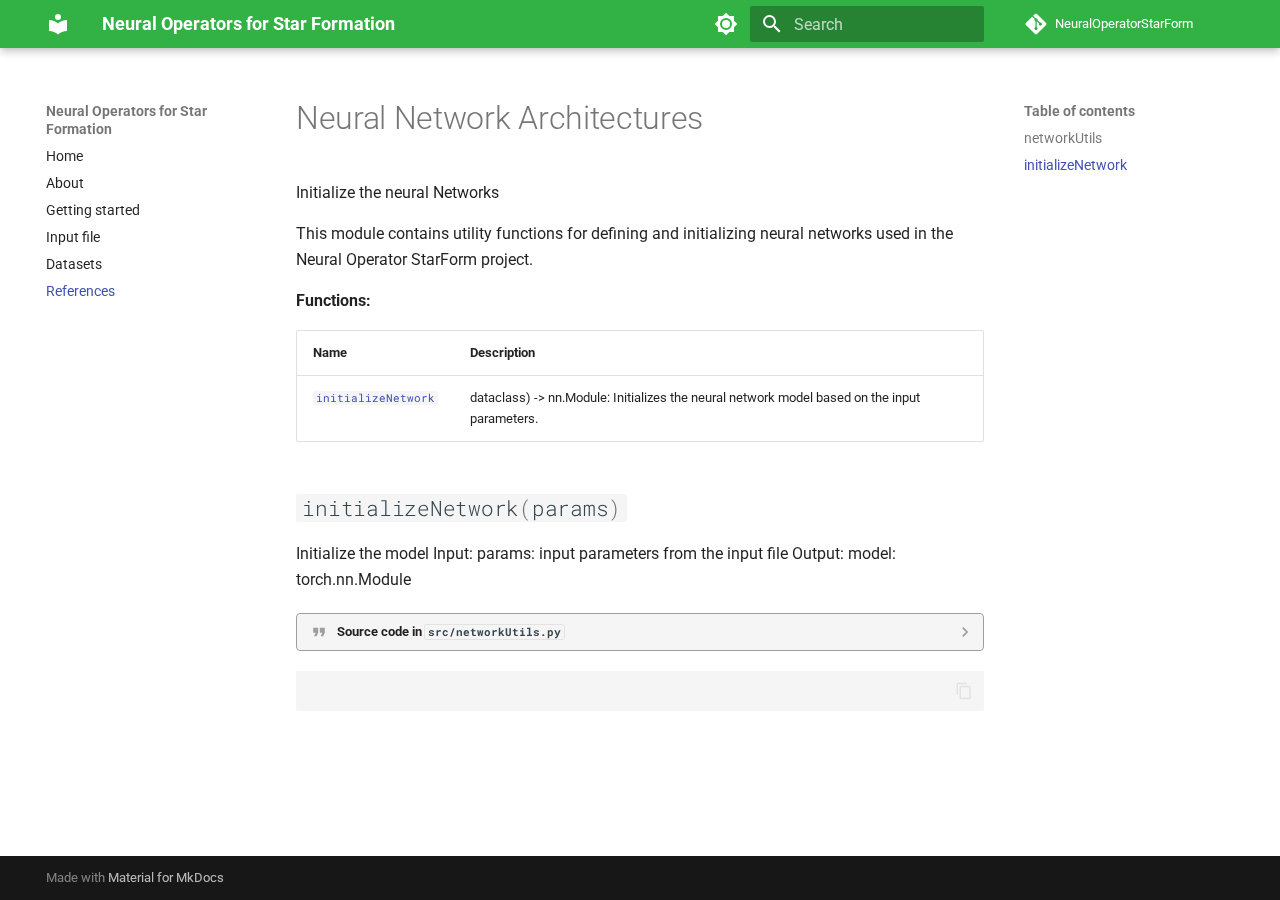
<file: references/index.html>
<!doctype html>
<html lang="en" class="no-js">
  <head>
    
      <meta charset="utf-8">
      <meta name="viewport" content="width=device-width,initial-scale=1">
      
        <meta name="description" content="Neural Operators for Star Formation">
      
      
      
      
        <link rel="prev" href="../dataset/">
      
      
      
      <link rel="icon" href="../assets/images/favicon.png">
      <meta name="generator" content="mkdocs-1.6.1, mkdocs-material-9.6.8">
    
    
      
        <title>References - Neural Operators for Star Formation</title>
      
    
    
      <link rel="stylesheet" href="../assets/stylesheets/main.8608ea7d.min.css">
      
        
        <link rel="stylesheet" href="../assets/stylesheets/palette.06af60db.min.css">
      
      


    
    
      
    
    
      
        
        
        <link rel="preconnect" href="https://fonts.gstatic.com" crossorigin>
        <link rel="stylesheet" href="https://fonts.googleapis.com/css?family=Roboto:300,300i,400,400i,700,700i%7CRoboto+Mono:400,400i,700,700i&display=fallback">
        <style>:root{--md-text-font:"Roboto";--md-code-font:"Roboto Mono"}</style>
      
    
    
      <link rel="stylesheet" href="../assets/_mkdocstrings.css">
    
      <link rel="stylesheet" href="../stylesheets/extra.css">
    
    <script>__md_scope=new URL("..",location),__md_hash=e=>[...e].reduce(((e,_)=>(e<<5)-e+_.charCodeAt(0)),0),__md_get=(e,_=localStorage,t=__md_scope)=>JSON.parse(_.getItem(t.pathname+"."+e)),__md_set=(e,_,t=localStorage,a=__md_scope)=>{try{t.setItem(a.pathname+"."+e,JSON.stringify(_))}catch(e){}}</script>
    
      

    
    
    
  </head>
  
  
    
    
      
    
    
    
    
    <body dir="ltr" data-md-color-scheme="custom-light" data-md-color-primary="indigo" data-md-color-accent="indigo">
  
    
    <input class="md-toggle" data-md-toggle="drawer" type="checkbox" id="__drawer" autocomplete="off">
    <input class="md-toggle" data-md-toggle="search" type="checkbox" id="__search" autocomplete="off">
    <label class="md-overlay" for="__drawer"></label>
    <div data-md-component="skip">
      
        
        <a href="#neural-network-architectures" class="md-skip">
          Skip to content
        </a>
      
    </div>
    <div data-md-component="announce">
      
    </div>
    
    
      

  

<header class="md-header md-header--shadow" data-md-component="header">
  <nav class="md-header__inner md-grid" aria-label="Header">
    <a href=".." title="Neural Operators for Star Formation" class="md-header__button md-logo" aria-label="Neural Operators for Star Formation" data-md-component="logo">
      
  
  <svg xmlns="http://www.w3.org/2000/svg" viewBox="0 0 24 24"><path d="M12 8a3 3 0 0 0 3-3 3 3 0 0 0-3-3 3 3 0 0 0-3 3 3 3 0 0 0 3 3m0 3.54C9.64 9.35 6.5 8 3 8v11c3.5 0 6.64 1.35 9 3.54 2.36-2.19 5.5-3.54 9-3.54V8c-3.5 0-6.64 1.35-9 3.54"/></svg>

    </a>
    <label class="md-header__button md-icon" for="__drawer">
      
      <svg xmlns="http://www.w3.org/2000/svg" viewBox="0 0 24 24"><path d="M3 6h18v2H3zm0 5h18v2H3zm0 5h18v2H3z"/></svg>
    </label>
    <div class="md-header__title" data-md-component="header-title">
      <div class="md-header__ellipsis">
        <div class="md-header__topic">
          <span class="md-ellipsis">
            Neural Operators for Star Formation
          </span>
        </div>
        <div class="md-header__topic" data-md-component="header-topic">
          <span class="md-ellipsis">
            
              References
            
          </span>
        </div>
      </div>
    </div>
    
      
        <form class="md-header__option" data-md-component="palette">
  
    
    
    
    <input class="md-option" data-md-color-media="" data-md-color-scheme="custom-light" data-md-color-primary="indigo" data-md-color-accent="indigo"  aria-label="Switch to dark mode"  type="radio" name="__palette" id="__palette_0">
    
      <label class="md-header__button md-icon" title="Switch to dark mode" for="__palette_1" hidden>
        <svg xmlns="http://www.w3.org/2000/svg" viewBox="0 0 24 24"><path d="M12 8a4 4 0 0 0-4 4 4 4 0 0 0 4 4 4 4 0 0 0 4-4 4 4 0 0 0-4-4m0 10a6 6 0 0 1-6-6 6 6 0 0 1 6-6 6 6 0 0 1 6 6 6 6 0 0 1-6 6m8-9.31V4h-4.69L12 .69 8.69 4H4v4.69L.69 12 4 15.31V20h4.69L12 23.31 15.31 20H20v-4.69L23.31 12z"/></svg>
      </label>
    
  
    
    
    
    <input class="md-option" data-md-color-media="" data-md-color-scheme="custom-slate" data-md-color-primary="indigo" data-md-color-accent="indigo"  aria-label="Switch to light mode"  type="radio" name="__palette" id="__palette_1">
    
      <label class="md-header__button md-icon" title="Switch to light mode" for="__palette_0" hidden>
        <svg xmlns="http://www.w3.org/2000/svg" viewBox="0 0 24 24"><path d="M12 18c-.89 0-1.74-.2-2.5-.55C11.56 16.5 13 14.42 13 12s-1.44-4.5-3.5-5.45C10.26 6.2 11.11 6 12 6a6 6 0 0 1 6 6 6 6 0 0 1-6 6m8-9.31V4h-4.69L12 .69 8.69 4H4v4.69L.69 12 4 15.31V20h4.69L12 23.31 15.31 20H20v-4.69L23.31 12z"/></svg>
      </label>
    
  
</form>
      
    
    
      <script>var palette=__md_get("__palette");if(palette&&palette.color){if("(prefers-color-scheme)"===palette.color.media){var media=matchMedia("(prefers-color-scheme: light)"),input=document.querySelector(media.matches?"[data-md-color-media='(prefers-color-scheme: light)']":"[data-md-color-media='(prefers-color-scheme: dark)']");palette.color.media=input.getAttribute("data-md-color-media"),palette.color.scheme=input.getAttribute("data-md-color-scheme"),palette.color.primary=input.getAttribute("data-md-color-primary"),palette.color.accent=input.getAttribute("data-md-color-accent")}for(var[key,value]of Object.entries(palette.color))document.body.setAttribute("data-md-color-"+key,value)}</script>
    
    
    
      <label class="md-header__button md-icon" for="__search">
        
        <svg xmlns="http://www.w3.org/2000/svg" viewBox="0 0 24 24"><path d="M9.5 3A6.5 6.5 0 0 1 16 9.5c0 1.61-.59 3.09-1.56 4.23l.27.27h.79l5 5-1.5 1.5-5-5v-.79l-.27-.27A6.52 6.52 0 0 1 9.5 16 6.5 6.5 0 0 1 3 9.5 6.5 6.5 0 0 1 9.5 3m0 2C7 5 5 7 5 9.5S7 14 9.5 14 14 12 14 9.5 12 5 9.5 5"/></svg>
      </label>
      <div class="md-search" data-md-component="search" role="dialog">
  <label class="md-search__overlay" for="__search"></label>
  <div class="md-search__inner" role="search">
    <form class="md-search__form" name="search">
      <input type="text" class="md-search__input" name="query" aria-label="Search" placeholder="Search" autocapitalize="off" autocorrect="off" autocomplete="off" spellcheck="false" data-md-component="search-query" required>
      <label class="md-search__icon md-icon" for="__search">
        
        <svg xmlns="http://www.w3.org/2000/svg" viewBox="0 0 24 24"><path d="M9.5 3A6.5 6.5 0 0 1 16 9.5c0 1.61-.59 3.09-1.56 4.23l.27.27h.79l5 5-1.5 1.5-5-5v-.79l-.27-.27A6.52 6.52 0 0 1 9.5 16 6.5 6.5 0 0 1 3 9.5 6.5 6.5 0 0 1 9.5 3m0 2C7 5 5 7 5 9.5S7 14 9.5 14 14 12 14 9.5 12 5 9.5 5"/></svg>
        
        <svg xmlns="http://www.w3.org/2000/svg" viewBox="0 0 24 24"><path d="M20 11v2H8l5.5 5.5-1.42 1.42L4.16 12l7.92-7.92L13.5 5.5 8 11z"/></svg>
      </label>
      <nav class="md-search__options" aria-label="Search">
        
        <button type="reset" class="md-search__icon md-icon" title="Clear" aria-label="Clear" tabindex="-1">
          
          <svg xmlns="http://www.w3.org/2000/svg" viewBox="0 0 24 24"><path d="M19 6.41 17.59 5 12 10.59 6.41 5 5 6.41 10.59 12 5 17.59 6.41 19 12 13.41 17.59 19 19 17.59 13.41 12z"/></svg>
        </button>
      </nav>
      
    </form>
    <div class="md-search__output">
      <div class="md-search__scrollwrap" tabindex="0" data-md-scrollfix>
        <div class="md-search-result" data-md-component="search-result">
          <div class="md-search-result__meta">
            Initializing search
          </div>
          <ol class="md-search-result__list" role="presentation"></ol>
        </div>
      </div>
    </div>
  </div>
</div>
    
    
      <div class="md-header__source">
        <a href="https://github.com/KPoletti/NeuralOperatorStarForm.git" title="Go to repository" class="md-source" data-md-component="source">
  <div class="md-source__icon md-icon">
    
    <svg xmlns="http://www.w3.org/2000/svg" viewBox="0 0 448 512"><!--! Font Awesome Free 6.7.2 by @fontawesome - https://fontawesome.com License - https://fontawesome.com/license/free (Icons: CC BY 4.0, Fonts: SIL OFL 1.1, Code: MIT License) Copyright 2024 Fonticons, Inc.--><path d="M439.55 236.05 244 40.45a28.87 28.87 0 0 0-40.81 0l-40.66 40.63 51.52 51.52c27.06-9.14 52.68 16.77 43.39 43.68l49.66 49.66c34.23-11.8 61.18 31 35.47 56.69-26.49 26.49-70.21-2.87-56-37.34L240.22 199v121.85c25.3 12.54 22.26 41.85 9.08 55a34.34 34.34 0 0 1-48.55 0c-17.57-17.6-11.07-46.91 11.25-56v-123c-20.8-8.51-24.6-30.74-18.64-45L142.57 101 8.45 235.14a28.86 28.86 0 0 0 0 40.81l195.61 195.6a28.86 28.86 0 0 0 40.8 0l194.69-194.69a28.86 28.86 0 0 0 0-40.81"/></svg>
  </div>
  <div class="md-source__repository">
    NeuralOperatorStarForm
  </div>
</a>
      </div>
    
  </nav>
  
</header>
    
    <div class="md-container" data-md-component="container">
      
      
        
          
        
      
      <main class="md-main" data-md-component="main">
        <div class="md-main__inner md-grid">
          
            
              
              <div class="md-sidebar md-sidebar--primary" data-md-component="sidebar" data-md-type="navigation" >
                <div class="md-sidebar__scrollwrap">
                  <div class="md-sidebar__inner">
                    



<nav class="md-nav md-nav--primary" aria-label="Navigation" data-md-level="0">
  <label class="md-nav__title" for="__drawer">
    <a href=".." title="Neural Operators for Star Formation" class="md-nav__button md-logo" aria-label="Neural Operators for Star Formation" data-md-component="logo">
      
  
  <svg xmlns="http://www.w3.org/2000/svg" viewBox="0 0 24 24"><path d="M12 8a3 3 0 0 0 3-3 3 3 0 0 0-3-3 3 3 0 0 0-3 3 3 3 0 0 0 3 3m0 3.54C9.64 9.35 6.5 8 3 8v11c3.5 0 6.64 1.35 9 3.54 2.36-2.19 5.5-3.54 9-3.54V8c-3.5 0-6.64 1.35-9 3.54"/></svg>

    </a>
    Neural Operators for Star Formation
  </label>
  
    <div class="md-nav__source">
      <a href="https://github.com/KPoletti/NeuralOperatorStarForm.git" title="Go to repository" class="md-source" data-md-component="source">
  <div class="md-source__icon md-icon">
    
    <svg xmlns="http://www.w3.org/2000/svg" viewBox="0 0 448 512"><!--! Font Awesome Free 6.7.2 by @fontawesome - https://fontawesome.com License - https://fontawesome.com/license/free (Icons: CC BY 4.0, Fonts: SIL OFL 1.1, Code: MIT License) Copyright 2024 Fonticons, Inc.--><path d="M439.55 236.05 244 40.45a28.87 28.87 0 0 0-40.81 0l-40.66 40.63 51.52 51.52c27.06-9.14 52.68 16.77 43.39 43.68l49.66 49.66c34.23-11.8 61.18 31 35.47 56.69-26.49 26.49-70.21-2.87-56-37.34L240.22 199v121.85c25.3 12.54 22.26 41.85 9.08 55a34.34 34.34 0 0 1-48.55 0c-17.57-17.6-11.07-46.91 11.25-56v-123c-20.8-8.51-24.6-30.74-18.64-45L142.57 101 8.45 235.14a28.86 28.86 0 0 0 0 40.81l195.61 195.6a28.86 28.86 0 0 0 40.8 0l194.69-194.69a28.86 28.86 0 0 0 0-40.81"/></svg>
  </div>
  <div class="md-source__repository">
    NeuralOperatorStarForm
  </div>
</a>
    </div>
  
  <ul class="md-nav__list" data-md-scrollfix>
    
      
      
  
  
  
  
    <li class="md-nav__item">
      <a href=".." class="md-nav__link">
        
  
  <span class="md-ellipsis">
    Home
    
  </span>
  

      </a>
    </li>
  

    
      
      
  
  
  
  
    <li class="md-nav__item">
      <a href="../about/" class="md-nav__link">
        
  
  <span class="md-ellipsis">
    About
    
  </span>
  

      </a>
    </li>
  

    
      
      
  
  
  
  
    <li class="md-nav__item">
      <a href="../getting_started/" class="md-nav__link">
        
  
  <span class="md-ellipsis">
    Getting started
    
  </span>
  

      </a>
    </li>
  

    
      
      
  
  
  
  
    <li class="md-nav__item">
      <a href="../input_file/" class="md-nav__link">
        
  
  <span class="md-ellipsis">
    Input file
    
  </span>
  

      </a>
    </li>
  

    
      
      
  
  
  
  
    <li class="md-nav__item">
      <a href="../dataset/" class="md-nav__link">
        
  
  <span class="md-ellipsis">
    Datasets
    
  </span>
  

      </a>
    </li>
  

    
      
      
  
  
    
  
  
  
    <li class="md-nav__item md-nav__item--active">
      
      <input class="md-nav__toggle md-toggle" type="checkbox" id="__toc">
      
      
        
      
      
        <label class="md-nav__link md-nav__link--active" for="__toc">
          
  
  <span class="md-ellipsis">
    References
    
  </span>
  

          <span class="md-nav__icon md-icon"></span>
        </label>
      
      <a href="./" class="md-nav__link md-nav__link--active">
        
  
  <span class="md-ellipsis">
    References
    
  </span>
  

      </a>
      
        

<nav class="md-nav md-nav--secondary" aria-label="Table of contents">
  
  
  
    
  
  
    <label class="md-nav__title" for="__toc">
      <span class="md-nav__icon md-icon"></span>
      Table of contents
    </label>
    <ul class="md-nav__list" data-md-component="toc" data-md-scrollfix>
      
        <li class="md-nav__item">
  <a href="#src.networkUtils" class="md-nav__link">
    <span class="md-ellipsis">
      networkUtils
    </span>
  </a>
  
</li>
      
        <li class="md-nav__item">
  <a href="#src.networkUtils.initializeNetwork" class="md-nav__link">
    <span class="md-ellipsis">
      initializeNetwork
    </span>
  </a>
  
</li>
      
    </ul>
  
</nav>
      
    </li>
  

    
  </ul>
</nav>
                  </div>
                </div>
              </div>
            
            
              
              <div class="md-sidebar md-sidebar--secondary" data-md-component="sidebar" data-md-type="toc" >
                <div class="md-sidebar__scrollwrap">
                  <div class="md-sidebar__inner">
                    

<nav class="md-nav md-nav--secondary" aria-label="Table of contents">
  
  
  
    
  
  
    <label class="md-nav__title" for="__toc">
      <span class="md-nav__icon md-icon"></span>
      Table of contents
    </label>
    <ul class="md-nav__list" data-md-component="toc" data-md-scrollfix>
      
        <li class="md-nav__item">
  <a href="#src.networkUtils" class="md-nav__link">
    <span class="md-ellipsis">
      networkUtils
    </span>
  </a>
  
</li>
      
        <li class="md-nav__item">
  <a href="#src.networkUtils.initializeNetwork" class="md-nav__link">
    <span class="md-ellipsis">
      initializeNetwork
    </span>
  </a>
  
</li>
      
    </ul>
  
</nav>
                  </div>
                </div>
              </div>
            
          
          
            <div class="md-content" data-md-component="content">
              <article class="md-content__inner md-typeset">
                
                  


  
  


<h1 id="neural-network-architectures">Neural Network Architectures<a class="headerlink" href="#neural-network-architectures" title="Permanent link">¤</a></h1>
<p>Initialize the neural Networks</p>
<!-- insert function descriptions from networkUtils-->



<div class="doc doc-object doc-module">



<a id="src.networkUtils"></a>
    <div class="doc doc-contents first">

        <p>This module contains utility functions for defining and initializing neural networks
used in the Neural Operator StarForm project.</p>


<p><span class="doc-section-title">Functions:</span></p>
    <table>
      <thead>
        <tr>
          <th>Name</th>
          <th>Description</th>
        </tr>
      </thead>
      <tbody>
            <tr class="doc-section-item">
              <td><code><a class="autorefs autorefs-internal" title="initializeNetwork(params) (src.networkUtils.initializeNetwork)" href="#src.networkUtils.initializeNetwork">initializeNetwork</a></code></td>
              <td>
                <div class="doc-md-description">
                  <p>dataclass) -&gt; nn.Module:
Initializes the neural network model based on the input parameters.</p>
                </div>
              </td>
            </tr>
      </tbody>
    </table>









  <div class="doc doc-children">









<div class="doc doc-object doc-function">


<h2 id="src.networkUtils.initializeNetwork" class="doc doc-heading">
            <code class="highlight language-python"><span class="n">initializeNetwork</span><span class="p">(</span><span class="n">params</span><span class="p">)</span></code>

<a href="#src.networkUtils.initializeNetwork" class="headerlink" title="Permanent link">¤</a></h2>


    <div class="doc doc-contents ">

        <p>Initialize the model
Input:
    params: input parameters from the input file
Output:
    model: torch.nn.Module</p>


            <details class="quote">
              <summary>Source code in <code>src/networkUtils.py</code></summary>
              <div class="language-python highlight"><table class="highlighttable"><tr><td class="linenos"><div class="linenodiv"><pre><span></span><span class="normal"><a href="#__codelineno-0-147">147</a></span>
<span class="normal"><a href="#__codelineno-0-148">148</a></span>
<span class="normal"><a href="#__codelineno-0-149">149</a></span>
<span class="normal"><a href="#__codelineno-0-150">150</a></span>
<span class="normal"><a href="#__codelineno-0-151">151</a></span>
<span class="normal"><a href="#__codelineno-0-152">152</a></span>
<span class="normal"><a href="#__codelineno-0-153">153</a></span>
<span class="normal"><a href="#__codelineno-0-154">154</a></span>
<span class="normal"><a href="#__codelineno-0-155">155</a></span>
<span class="normal"><a href="#__codelineno-0-156">156</a></span>
<span class="normal"><a href="#__codelineno-0-157">157</a></span>
<span class="normal"><a href="#__codelineno-0-158">158</a></span>
<span class="normal"><a href="#__codelineno-0-159">159</a></span>
<span class="normal"><a href="#__codelineno-0-160">160</a></span>
<span class="normal"><a href="#__codelineno-0-161">161</a></span>
<span class="normal"><a href="#__codelineno-0-162">162</a></span>
<span class="normal"><a href="#__codelineno-0-163">163</a></span>
<span class="normal"><a href="#__codelineno-0-164">164</a></span>
<span class="normal"><a href="#__codelineno-0-165">165</a></span>
<span class="normal"><a href="#__codelineno-0-166">166</a></span>
<span class="normal"><a href="#__codelineno-0-167">167</a></span>
<span class="normal"><a href="#__codelineno-0-168">168</a></span>
<span class="normal"><a href="#__codelineno-0-169">169</a></span>
<span class="normal"><a href="#__codelineno-0-170">170</a></span>
<span class="normal"><a href="#__codelineno-0-171">171</a></span>
<span class="normal"><a href="#__codelineno-0-172">172</a></span>
<span class="normal"><a href="#__codelineno-0-173">173</a></span>
<span class="normal"><a href="#__codelineno-0-174">174</a></span>
<span class="normal"><a href="#__codelineno-0-175">175</a></span>
<span class="normal"><a href="#__codelineno-0-176">176</a></span>
<span class="normal"><a href="#__codelineno-0-177">177</a></span>
<span class="normal"><a href="#__codelineno-0-178">178</a></span>
<span class="normal"><a href="#__codelineno-0-179">179</a></span>
<span class="normal"><a href="#__codelineno-0-180">180</a></span>
<span class="normal"><a href="#__codelineno-0-181">181</a></span>
<span class="normal"><a href="#__codelineno-0-182">182</a></span>
<span class="normal"><a href="#__codelineno-0-183">183</a></span>
<span class="normal"><a href="#__codelineno-0-184">184</a></span>
<span class="normal"><a href="#__codelineno-0-185">185</a></span>
<span class="normal"><a href="#__codelineno-0-186">186</a></span>
<span class="normal"><a href="#__codelineno-0-187">187</a></span>
<span class="normal"><a href="#__codelineno-0-188">188</a></span>
<span class="normal"><a href="#__codelineno-0-189">189</a></span>
<span class="normal"><a href="#__codelineno-0-190">190</a></span>
<span class="normal"><a href="#__codelineno-0-191">191</a></span>
<span class="normal"><a href="#__codelineno-0-192">192</a></span>
<span class="normal"><a href="#__codelineno-0-193">193</a></span>
<span class="normal"><a href="#__codelineno-0-194">194</a></span>
<span class="normal"><a href="#__codelineno-0-195">195</a></span>
<span class="normal"><a href="#__codelineno-0-196">196</a></span>
<span class="normal"><a href="#__codelineno-0-197">197</a></span>
<span class="normal"><a href="#__codelineno-0-198">198</a></span>
<span class="normal"><a href="#__codelineno-0-199">199</a></span>
<span class="normal"><a href="#__codelineno-0-200">200</a></span>
<span class="normal"><a href="#__codelineno-0-201">201</a></span>
<span class="normal"><a href="#__codelineno-0-202">202</a></span>
<span class="normal"><a href="#__codelineno-0-203">203</a></span>
<span class="normal"><a href="#__codelineno-0-204">204</a></span>
<span class="normal"><a href="#__codelineno-0-205">205</a></span>
<span class="normal"><a href="#__codelineno-0-206">206</a></span>
<span class="normal"><a href="#__codelineno-0-207">207</a></span>
<span class="normal"><a href="#__codelineno-0-208">208</a></span>
<span class="normal"><a href="#__codelineno-0-209">209</a></span>
<span class="normal"><a href="#__codelineno-0-210">210</a></span>
<span class="normal"><a href="#__codelineno-0-211">211</a></span>
<span class="normal"><a href="#__codelineno-0-212">212</a></span>
<span class="normal"><a href="#__codelineno-0-213">213</a></span>
<span class="normal"><a href="#__codelineno-0-214">214</a></span>
<span class="normal"><a href="#__codelineno-0-215">215</a></span>
<span class="normal"><a href="#__codelineno-0-216">216</a></span>
<span class="normal"><a href="#__codelineno-0-217">217</a></span>
<span class="normal"><a href="#__codelineno-0-218">218</a></span>
<span class="normal"><a href="#__codelineno-0-219">219</a></span>
<span class="normal"><a href="#__codelineno-0-220">220</a></span>
<span class="normal"><a href="#__codelineno-0-221">221</a></span>
<span class="normal"><a href="#__codelineno-0-222">222</a></span>
<span class="normal"><a href="#__codelineno-0-223">223</a></span>
<span class="normal"><a href="#__codelineno-0-224">224</a></span>
<span class="normal"><a href="#__codelineno-0-225">225</a></span>
<span class="normal"><a href="#__codelineno-0-226">226</a></span>
<span class="normal"><a href="#__codelineno-0-227">227</a></span>
<span class="normal"><a href="#__codelineno-0-228">228</a></span>
<span class="normal"><a href="#__codelineno-0-229">229</a></span>
<span class="normal"><a href="#__codelineno-0-230">230</a></span>
<span class="normal"><a href="#__codelineno-0-231">231</a></span>
<span class="normal"><a href="#__codelineno-0-232">232</a></span>
<span class="normal"><a href="#__codelineno-0-233">233</a></span>
<span class="normal"><a href="#__codelineno-0-234">234</a></span>
<span class="normal"><a href="#__codelineno-0-235">235</a></span>
<span class="normal"><a href="#__codelineno-0-236">236</a></span>
<span class="normal"><a href="#__codelineno-0-237">237</a></span>
<span class="normal"><a href="#__codelineno-0-238">238</a></span>
<span class="normal"><a href="#__codelineno-0-239">239</a></span>
<span class="normal"><a href="#__codelineno-0-240">240</a></span>
<span class="normal"><a href="#__codelineno-0-241">241</a></span>
<span class="normal"><a href="#__codelineno-0-242">242</a></span>
<span class="normal"><a href="#__codelineno-0-243">243</a></span>
<span class="normal"><a href="#__codelineno-0-244">244</a></span>
<span class="normal"><a href="#__codelineno-0-245">245</a></span>
<span class="normal"><a href="#__codelineno-0-246">246</a></span>
<span class="normal"><a href="#__codelineno-0-247">247</a></span>
<span class="normal"><a href="#__codelineno-0-248">248</a></span>
<span class="normal"><a href="#__codelineno-0-249">249</a></span>
<span class="normal"><a href="#__codelineno-0-250">250</a></span>
<span class="normal"><a href="#__codelineno-0-251">251</a></span>
<span class="normal"><a href="#__codelineno-0-252">252</a></span>
<span class="normal"><a href="#__codelineno-0-253">253</a></span>
<span class="normal"><a href="#__codelineno-0-254">254</a></span>
<span class="normal"><a href="#__codelineno-0-255">255</a></span>
<span class="normal"><a href="#__codelineno-0-256">256</a></span>
<span class="normal"><a href="#__codelineno-0-257">257</a></span>
<span class="normal"><a href="#__codelineno-0-258">258</a></span>
<span class="normal"><a href="#__codelineno-0-259">259</a></span>
<span class="normal"><a href="#__codelineno-0-260">260</a></span>
<span class="normal"><a href="#__codelineno-0-261">261</a></span>
<span class="normal"><a href="#__codelineno-0-262">262</a></span>
<span class="normal"><a href="#__codelineno-0-263">263</a></span>
<span class="normal"><a href="#__codelineno-0-264">264</a></span>
<span class="normal"><a href="#__codelineno-0-265">265</a></span></pre></div></td><td class="code"><div><pre><span></span><code><a id="__codelineno-0-147" name="__codelineno-0-147"></a><span class="k">def</span><span class="w"> </span><span class="nf">initializeNetwork</span><span class="p">(</span><span class="n">params</span><span class="p">)</span> <span class="o">-&gt;</span> <span class="n">nn</span><span class="o">.</span><span class="n">Module</span><span class="p">:</span>
<a id="__codelineno-0-148" name="__codelineno-0-148"></a><span class="w">    </span><span class="sd">&quot;&quot;&quot;</span>
<a id="__codelineno-0-149" name="__codelineno-0-149"></a><span class="sd">    Initialize the model</span>
<a id="__codelineno-0-150" name="__codelineno-0-150"></a><span class="sd">    Input:</span>
<a id="__codelineno-0-151" name="__codelineno-0-151"></a><span class="sd">        params: input parameters from the input file</span>
<a id="__codelineno-0-152" name="__codelineno-0-152"></a><span class="sd">    Output:</span>
<a id="__codelineno-0-153" name="__codelineno-0-153"></a><span class="sd">        model: torch.nn.Module</span>
<a id="__codelineno-0-154" name="__codelineno-0-154"></a><span class="sd">    &quot;&quot;&quot;</span>
<a id="__codelineno-0-155" name="__codelineno-0-155"></a>    <span class="n">model</span> <span class="o">=</span> <span class="n">nn</span><span class="o">.</span><span class="n">Module</span><span class="p">()</span>
<a id="__codelineno-0-156" name="__codelineno-0-156"></a>    <span class="c1"># TODO: allow MLP to be input parameter</span>
<a id="__codelineno-0-157" name="__codelineno-0-157"></a>    <span class="k">if</span> <span class="s2">&quot;FNO2d&quot;</span> <span class="ow">in</span> <span class="n">params</span><span class="o">.</span><span class="n">NN</span> <span class="ow">or</span> <span class="n">params</span><span class="o">.</span><span class="n">NN</span> <span class="o">==</span> <span class="s2">&quot;RNN&quot;</span><span class="p">:</span>
<a id="__codelineno-0-158" name="__codelineno-0-158"></a>        <span class="k">return</span> <span class="n">FNO2d</span><span class="p">(</span>
<a id="__codelineno-0-159" name="__codelineno-0-159"></a>            <span class="n">n_modes_height</span><span class="o">=</span><span class="n">params</span><span class="o">.</span><span class="n">modes</span><span class="p">,</span>
<a id="__codelineno-0-160" name="__codelineno-0-160"></a>            <span class="n">n_modes_width</span><span class="o">=</span><span class="n">params</span><span class="o">.</span><span class="n">modes</span><span class="p">,</span>
<a id="__codelineno-0-161" name="__codelineno-0-161"></a>            <span class="n">hidden_channels</span><span class="o">=</span><span class="n">params</span><span class="o">.</span><span class="n">width</span><span class="p">,</span>
<a id="__codelineno-0-162" name="__codelineno-0-162"></a>            <span class="n">in_channels</span><span class="o">=</span><span class="n">params</span><span class="o">.</span><span class="n">input_channels</span><span class="p">,</span>
<a id="__codelineno-0-163" name="__codelineno-0-163"></a>            <span class="n">out_channels</span><span class="o">=</span><span class="n">params</span><span class="o">.</span><span class="n">output_channels</span><span class="p">,</span>
<a id="__codelineno-0-164" name="__codelineno-0-164"></a>            <span class="n">projection_channels</span><span class="o">=</span><span class="n">params</span><span class="o">.</span><span class="n">dim_high</span><span class="p">,</span>
<a id="__codelineno-0-165" name="__codelineno-0-165"></a>            <span class="n">lifting_channels</span><span class="o">=</span><span class="n">params</span><span class="o">.</span><span class="n">dim_high</span><span class="p">,</span>
<a id="__codelineno-0-166" name="__codelineno-0-166"></a>            <span class="n">use_mlp</span><span class="o">=</span><span class="n">params</span><span class="o">.</span><span class="n">use_mlp</span><span class="p">,</span>
<a id="__codelineno-0-167" name="__codelineno-0-167"></a>            <span class="n">mlp_dropout</span><span class="o">=</span><span class="n">params</span><span class="o">.</span><span class="n">mlp_dropout</span><span class="p">,</span>
<a id="__codelineno-0-168" name="__codelineno-0-168"></a>            <span class="n">preactivation</span><span class="o">=</span><span class="n">params</span><span class="o">.</span><span class="n">preactivation</span><span class="p">,</span>
<a id="__codelineno-0-169" name="__codelineno-0-169"></a>            <span class="n">n_layers</span><span class="o">=</span><span class="n">params</span><span class="o">.</span><span class="n">n_layers</span><span class="p">,</span>
<a id="__codelineno-0-170" name="__codelineno-0-170"></a>            <span class="n">skip</span><span class="o">=</span><span class="n">params</span><span class="o">.</span><span class="n">skip_type</span><span class="p">,</span>
<a id="__codelineno-0-171" name="__codelineno-0-171"></a>            <span class="n">fno_block_precision</span><span class="o">=</span><span class="s2">&quot;mixed&quot;</span><span class="p">,</span>
<a id="__codelineno-0-172" name="__codelineno-0-172"></a>            <span class="n">stablizer</span><span class="o">=</span><span class="s2">&quot;tanh&quot;</span><span class="p">,</span>
<a id="__codelineno-0-173" name="__codelineno-0-173"></a>            <span class="n">factorization</span><span class="o">=</span><span class="n">params</span><span class="o">.</span><span class="n">factorization</span><span class="p">,</span>
<a id="__codelineno-0-174" name="__codelineno-0-174"></a>            <span class="n">positional_embedding</span><span class="o">=</span><span class="kc">None</span><span class="p">,</span>
<a id="__codelineno-0-175" name="__codelineno-0-175"></a>            <span class="n">rank</span><span class="o">=</span><span class="n">params</span><span class="o">.</span><span class="n">rank</span><span class="p">,</span>
<a id="__codelineno-0-176" name="__codelineno-0-176"></a>            <span class="n">joint_factorization</span><span class="o">=</span><span class="kc">True</span><span class="p">,</span>
<a id="__codelineno-0-177" name="__codelineno-0-177"></a>            <span class="n">norm</span><span class="o">=</span><span class="n">params</span><span class="o">.</span><span class="n">norm</span><span class="p">,</span>
<a id="__codelineno-0-178" name="__codelineno-0-178"></a>        <span class="p">)</span>
<a id="__codelineno-0-179" name="__codelineno-0-179"></a>    <span class="k">elif</span> <span class="n">params</span><span class="o">.</span><span class="n">NN</span> <span class="o">==</span> <span class="s2">&quot;FNO3d&quot;</span> <span class="ow">or</span> <span class="n">params</span><span class="o">.</span><span class="n">NN</span> <span class="o">==</span> <span class="s2">&quot;RNN3d&quot;</span><span class="p">:</span>
<a id="__codelineno-0-180" name="__codelineno-0-180"></a>        <span class="k">return</span> <span class="n">FNO</span><span class="p">(</span>
<a id="__codelineno-0-181" name="__codelineno-0-181"></a>            <span class="n">n_modes</span><span class="o">=</span><span class="p">(</span><span class="n">params</span><span class="o">.</span><span class="n">modes</span><span class="p">,</span><span class="n">params</span><span class="o">.</span><span class="n">modes</span><span class="p">,</span><span class="n">params</span><span class="o">.</span><span class="n">modes</span><span class="p">),</span>
<a id="__codelineno-0-182" name="__codelineno-0-182"></a>            <span class="n">hidden_channels</span><span class="o">=</span><span class="n">params</span><span class="o">.</span><span class="n">width</span><span class="p">,</span>
<a id="__codelineno-0-183" name="__codelineno-0-183"></a>            <span class="n">projection_channel_ratio</span><span class="o">=</span><span class="n">params</span><span class="o">.</span><span class="n">dim_high</span><span class="p">,</span>
<a id="__codelineno-0-184" name="__codelineno-0-184"></a>            <span class="n">lifting_channel_ratio</span><span class="o">=</span><span class="n">params</span><span class="o">.</span><span class="n">dim_high</span><span class="p">,</span>
<a id="__codelineno-0-185" name="__codelineno-0-185"></a>            <span class="n">in_channels</span><span class="o">=</span><span class="n">params</span><span class="o">.</span><span class="n">input_channels</span><span class="p">,</span>
<a id="__codelineno-0-186" name="__codelineno-0-186"></a>            <span class="n">out_channels</span><span class="o">=</span><span class="n">params</span><span class="o">.</span><span class="n">output_channels</span><span class="p">,</span>
<a id="__codelineno-0-187" name="__codelineno-0-187"></a>            <span class="n">use_mlp</span><span class="o">=</span><span class="n">params</span><span class="o">.</span><span class="n">use_mlp</span><span class="p">,</span>
<a id="__codelineno-0-188" name="__codelineno-0-188"></a>            <span class="n">mlp_dropout</span><span class="o">=</span><span class="n">params</span><span class="o">.</span><span class="n">mlp_dropout</span><span class="p">,</span>
<a id="__codelineno-0-189" name="__codelineno-0-189"></a>            <span class="n">preactivation</span><span class="o">=</span><span class="n">params</span><span class="o">.</span><span class="n">preactivation</span><span class="p">,</span>
<a id="__codelineno-0-190" name="__codelineno-0-190"></a>            <span class="n">n_layers</span><span class="o">=</span><span class="n">params</span><span class="o">.</span><span class="n">n_layers</span><span class="p">,</span>
<a id="__codelineno-0-191" name="__codelineno-0-191"></a>            <span class="n">skip</span><span class="o">=</span><span class="n">params</span><span class="o">.</span><span class="n">skip_type</span><span class="p">,</span>
<a id="__codelineno-0-192" name="__codelineno-0-192"></a>            <span class="n">fno_block_precision</span><span class="o">=</span><span class="s2">&quot;mixed&quot;</span><span class="p">,</span>
<a id="__codelineno-0-193" name="__codelineno-0-193"></a>            <span class="n">stablizer</span><span class="o">=</span><span class="s2">&quot;tanh&quot;</span><span class="p">,</span>
<a id="__codelineno-0-194" name="__codelineno-0-194"></a>            <span class="n">factorization</span><span class="o">=</span><span class="n">params</span><span class="o">.</span><span class="n">factorization</span><span class="p">,</span>
<a id="__codelineno-0-195" name="__codelineno-0-195"></a>            <span class="n">rank</span><span class="o">=</span><span class="n">params</span><span class="o">.</span><span class="n">rank</span><span class="p">,</span>
<a id="__codelineno-0-196" name="__codelineno-0-196"></a>            <span class="n">joint_factorization</span><span class="o">=</span><span class="kc">True</span><span class="p">,</span>
<a id="__codelineno-0-197" name="__codelineno-0-197"></a>            <span class="n">norm</span><span class="o">=</span><span class="n">params</span><span class="o">.</span><span class="n">norm</span><span class="p">,</span>
<a id="__codelineno-0-198" name="__codelineno-0-198"></a>            <span class="n">complex_data</span><span class="o">=</span><span class="kc">False</span><span class="p">,</span>
<a id="__codelineno-0-199" name="__codelineno-0-199"></a>        <span class="p">)</span>
<a id="__codelineno-0-200" name="__codelineno-0-200"></a>    <span class="k">elif</span> <span class="n">params</span><span class="o">.</span><span class="n">NN</span> <span class="o">==</span> <span class="s2">&quot;MNO&quot;</span><span class="p">:</span>
<a id="__codelineno-0-201" name="__codelineno-0-201"></a>        <span class="k">return</span> <span class="n">FNO2d</span><span class="p">(</span>
<a id="__codelineno-0-202" name="__codelineno-0-202"></a>            <span class="n">n_modes_height</span><span class="o">=</span><span class="n">params</span><span class="o">.</span><span class="n">modes</span><span class="p">,</span>
<a id="__codelineno-0-203" name="__codelineno-0-203"></a>            <span class="n">n_modes_width</span><span class="o">=</span><span class="n">params</span><span class="o">.</span><span class="n">modes</span><span class="p">,</span>
<a id="__codelineno-0-204" name="__codelineno-0-204"></a>            <span class="n">hidden_channels</span><span class="o">=</span><span class="n">params</span><span class="o">.</span><span class="n">width</span><span class="p">,</span>
<a id="__codelineno-0-205" name="__codelineno-0-205"></a>            <span class="n">in_channels</span><span class="o">=</span><span class="n">params</span><span class="o">.</span><span class="n">input_channels</span><span class="p">,</span>
<a id="__codelineno-0-206" name="__codelineno-0-206"></a>            <span class="n">out_channels</span><span class="o">=</span><span class="n">params</span><span class="o">.</span><span class="n">output_channels</span><span class="p">,</span>
<a id="__codelineno-0-207" name="__codelineno-0-207"></a>            <span class="n">use_mlp</span><span class="o">=</span><span class="n">params</span><span class="o">.</span><span class="n">use_mlp</span><span class="p">,</span>
<a id="__codelineno-0-208" name="__codelineno-0-208"></a>            <span class="n">mlp_dropout</span><span class="o">=</span><span class="n">params</span><span class="o">.</span><span class="n">mlp_dropout</span><span class="p">,</span>
<a id="__codelineno-0-209" name="__codelineno-0-209"></a>            <span class="n">preactivation</span><span class="o">=</span><span class="n">params</span><span class="o">.</span><span class="n">preactivation</span><span class="p">,</span>
<a id="__codelineno-0-210" name="__codelineno-0-210"></a>            <span class="n">n_layers</span><span class="o">=</span><span class="n">params</span><span class="o">.</span><span class="n">n_layers</span><span class="p">,</span>
<a id="__codelineno-0-211" name="__codelineno-0-211"></a>            <span class="n">skip</span><span class="o">=</span><span class="n">params</span><span class="o">.</span><span class="n">skip_type</span><span class="p">,</span>
<a id="__codelineno-0-212" name="__codelineno-0-212"></a>        <span class="p">)</span>
<a id="__codelineno-0-213" name="__codelineno-0-213"></a>    <span class="k">elif</span> <span class="n">params</span><span class="o">.</span><span class="n">NN</span> <span class="o">==</span> <span class="s2">&quot;UNet&quot;</span><span class="p">:</span>
<a id="__codelineno-0-214" name="__codelineno-0-214"></a>        <span class="k">return</span> <span class="n">UNet2d</span><span class="p">(</span><span class="n">params</span><span class="o">.</span><span class="n">input_channels</span><span class="p">,</span> <span class="n">params</span><span class="o">.</span><span class="n">output_channels</span><span class="p">,</span> <span class="n">params</span><span class="o">.</span><span class="n">width</span><span class="p">)</span>
<a id="__codelineno-0-215" name="__codelineno-0-215"></a>    <span class="k">elif</span> <span class="n">params</span><span class="o">.</span><span class="n">NN</span> <span class="o">==</span> <span class="s2">&quot;UNO&quot;</span><span class="p">:</span>
<a id="__codelineno-0-216" name="__codelineno-0-216"></a>        <span class="n">powers</span> <span class="o">=</span> <span class="p">[</span><span class="n">i</span> <span class="k">for</span> <span class="n">i</span> <span class="ow">in</span> <span class="nb">range</span><span class="p">(</span><span class="n">params</span><span class="o">.</span><span class="n">n_layers</span> <span class="o">//</span> <span class="mi">2</span><span class="p">)]</span>
<a id="__codelineno-0-217" name="__codelineno-0-217"></a>        <span class="n">powers</span> <span class="o">=</span> <span class="n">powers</span> <span class="o">+</span> <span class="n">powers</span><span class="p">[::</span><span class="o">-</span><span class="mi">1</span><span class="p">]</span>
<a id="__codelineno-0-218" name="__codelineno-0-218"></a>        <span class="k">if</span> <span class="n">params</span><span class="o">.</span><span class="n">n_layers</span> <span class="o">%</span> <span class="mi">2</span> <span class="o">==</span> <span class="mi">1</span><span class="p">:</span>
<a id="__codelineno-0-219" name="__codelineno-0-219"></a>            <span class="n">powers</span><span class="o">.</span><span class="n">insert</span><span class="p">(</span><span class="n">params</span><span class="o">.</span><span class="n">n_layers</span> <span class="o">//</span> <span class="mi">2</span><span class="p">,</span> <span class="n">params</span><span class="o">.</span><span class="n">n_layers</span> <span class="o">//</span> <span class="mi">2</span><span class="p">)</span>
<a id="__codelineno-0-220" name="__codelineno-0-220"></a>        <span class="n">scalings</span> <span class="o">=</span> <span class="p">[[</span><span class="mi">1</span><span class="p">,</span> <span class="mi">1</span><span class="p">,</span> <span class="mi">1</span><span class="p">]]</span> <span class="o">*</span> <span class="n">params</span><span class="o">.</span><span class="n">n_layers</span>
<a id="__codelineno-0-221" name="__codelineno-0-221"></a>        <span class="n">scalings</span> <span class="o">=</span> <span class="p">[[</span><span class="mi">1</span><span class="p">,</span> <span class="mi">1</span><span class="p">,</span> <span class="mi">1</span><span class="p">]]</span> <span class="o">*</span> <span class="n">params</span><span class="o">.</span><span class="n">n_layers</span>
<a id="__codelineno-0-222" name="__codelineno-0-222"></a>        <span class="k">if</span> <span class="n">params</span><span class="o">.</span><span class="n">n_layers</span> <span class="o">&gt;</span> <span class="mi">2</span><span class="p">:</span>
<a id="__codelineno-0-223" name="__codelineno-0-223"></a>            <span class="n">scalings</span><span class="p">[</span><span class="mi">1</span><span class="p">]</span> <span class="o">=</span> <span class="p">[</span><span class="mf">0.5</span><span class="p">,</span> <span class="mf">0.5</span><span class="p">,</span> <span class="mf">0.5</span><span class="p">]</span>
<a id="__codelineno-0-224" name="__codelineno-0-224"></a>            <span class="n">scalings</span><span class="p">[</span><span class="o">-</span><span class="mi">1</span><span class="p">]</span> <span class="o">=</span> <span class="p">[</span><span class="mi">2</span><span class="p">,</span> <span class="mi">2</span><span class="p">,</span> <span class="mi">2</span><span class="p">]</span>
<a id="__codelineno-0-225" name="__codelineno-0-225"></a>            <span class="nb">print</span><span class="p">([</span><span class="n">params</span><span class="o">.</span><span class="n">width</span> <span class="o">*</span> <span class="mi">2</span><span class="o">**</span><span class="n">p</span> <span class="k">for</span> <span class="n">p</span> <span class="ow">in</span> <span class="n">powers</span><span class="p">])</span>
<a id="__codelineno-0-226" name="__codelineno-0-226"></a>            <span class="k">return</span> <span class="n">UNO</span><span class="p">(</span>
<a id="__codelineno-0-227" name="__codelineno-0-227"></a>                <span class="n">in_channels</span><span class="o">=</span><span class="n">params</span><span class="o">.</span><span class="n">input_channels</span><span class="p">,</span>
<a id="__codelineno-0-228" name="__codelineno-0-228"></a>                <span class="n">out_channels</span><span class="o">=</span><span class="n">params</span><span class="o">.</span><span class="n">output_channels</span><span class="p">,</span>
<a id="__codelineno-0-229" name="__codelineno-0-229"></a>                <span class="n">projection_channels</span><span class="o">=</span><span class="n">params</span><span class="o">.</span><span class="n">width</span><span class="o">*</span><span class="n">params</span><span class="o">.</span><span class="n">dim_high</span><span class="p">,</span>
<a id="__codelineno-0-230" name="__codelineno-0-230"></a>                <span class="n">lifting_channels</span><span class="o">=</span><span class="n">params</span><span class="o">.</span><span class="n">width</span><span class="o">*</span><span class="n">params</span><span class="o">.</span><span class="n">dim_high</span><span class="p">,</span>
<a id="__codelineno-0-231" name="__codelineno-0-231"></a>                <span class="n">uno_n_modes</span><span class="o">=</span><span class="p">[[</span><span class="n">params</span><span class="o">.</span><span class="n">modes</span><span class="p">]</span> <span class="o">*</span> <span class="n">params</span><span class="o">.</span><span class="n">d</span><span class="p">]</span> <span class="o">*</span> <span class="n">params</span><span class="o">.</span><span class="n">n_layers</span><span class="p">,</span>
<a id="__codelineno-0-232" name="__codelineno-0-232"></a>                <span class="n">uno_out_channels</span><span class="o">=</span><span class="p">[</span><span class="n">params</span><span class="o">.</span><span class="n">width</span> <span class="o">*</span> <span class="mi">2</span><span class="o">**</span><span class="n">p</span> <span class="k">for</span> <span class="n">p</span> <span class="ow">in</span> <span class="n">powers</span><span class="p">],</span>
<a id="__codelineno-0-233" name="__codelineno-0-233"></a>                <span class="n">uno_scalings</span><span class="o">=</span><span class="n">scalings</span><span class="p">,</span>
<a id="__codelineno-0-234" name="__codelineno-0-234"></a>                <span class="n">hidden_channels</span><span class="o">=</span><span class="n">params</span><span class="o">.</span><span class="n">width</span><span class="p">,</span>
<a id="__codelineno-0-235" name="__codelineno-0-235"></a>                <span class="n">n_layers</span><span class="o">=</span><span class="n">params</span><span class="o">.</span><span class="n">n_layers</span><span class="p">,</span>
<a id="__codelineno-0-236" name="__codelineno-0-236"></a>                <span class="n">channel_mlp_skip</span><span class="o">=</span><span class="s2">&quot;linear&quot;</span><span class="p">,</span>
<a id="__codelineno-0-237" name="__codelineno-0-237"></a>                <span class="n">mlp_dropout</span><span class="o">=</span><span class="n">params</span><span class="o">.</span><span class="n">mlp_dropout</span><span class="p">,</span>
<a id="__codelineno-0-238" name="__codelineno-0-238"></a>                <span class="n">preactivation</span><span class="o">=</span><span class="n">params</span><span class="o">.</span><span class="n">preactivation</span><span class="p">,</span>
<a id="__codelineno-0-239" name="__codelineno-0-239"></a>                <span class="n">skip</span><span class="o">=</span><span class="n">params</span><span class="o">.</span><span class="n">skip_type</span><span class="p">,</span>
<a id="__codelineno-0-240" name="__codelineno-0-240"></a>                <span class="n">complex_data</span><span class="o">=</span><span class="kc">False</span><span class="p">,</span>
<a id="__codelineno-0-241" name="__codelineno-0-241"></a>                <span class="n">fno_block_precision</span><span class="o">=</span><span class="s2">&quot;mixed&quot;</span><span class="p">,</span> 
<a id="__codelineno-0-242" name="__codelineno-0-242"></a>            <span class="p">)</span>
<a id="__codelineno-0-243" name="__codelineno-0-243"></a>        <span class="k">elif</span> <span class="n">params</span><span class="o">.</span><span class="n">n_layers</span> <span class="o">==</span> <span class="mi">3</span><span class="p">:</span>
<a id="__codelineno-0-244" name="__codelineno-0-244"></a>            <span class="n">m</span> <span class="o">=</span> <span class="n">params</span><span class="o">.</span><span class="n">modes</span>
<a id="__codelineno-0-245" name="__codelineno-0-245"></a>            <span class="n">w</span> <span class="o">=</span> <span class="n">params</span><span class="o">.</span><span class="n">width</span>
<a id="__codelineno-0-246" name="__codelineno-0-246"></a>            <span class="k">return</span> <span class="n">UNO</span><span class="p">(</span>
<a id="__codelineno-0-247" name="__codelineno-0-247"></a>                <span class="n">in_channels</span><span class="o">=</span><span class="n">params</span><span class="o">.</span><span class="n">input_channels</span><span class="p">,</span>
<a id="__codelineno-0-248" name="__codelineno-0-248"></a>                <span class="n">out_channels</span><span class="o">=</span><span class="n">params</span><span class="o">.</span><span class="n">output_channels</span><span class="p">,</span>
<a id="__codelineno-0-249" name="__codelineno-0-249"></a>                <span class="n">projection_channels</span><span class="o">=</span><span class="n">params</span><span class="o">.</span><span class="n">width</span><span class="o">*</span><span class="n">params</span><span class="o">.</span><span class="n">dim_high</span><span class="p">,</span>
<a id="__codelineno-0-250" name="__codelineno-0-250"></a>                <span class="n">lifting_channels</span><span class="o">=</span><span class="n">params</span><span class="o">.</span><span class="n">width</span><span class="o">*</span><span class="n">params</span><span class="o">.</span><span class="n">dim_high</span><span class="p">,</span>
<a id="__codelineno-0-251" name="__codelineno-0-251"></a>                <span class="n">uno_n_modes</span><span class="o">=</span><span class="p">[[</span><span class="n">m</span><span class="p">,</span> <span class="n">m</span><span class="p">,</span> <span class="n">m</span><span class="p">],</span> <span class="p">[</span><span class="n">m</span> <span class="o">//</span> <span class="mi">2</span><span class="p">,</span> <span class="n">m</span> <span class="o">//</span> <span class="mi">2</span><span class="p">,</span> <span class="n">m</span> <span class="o">//</span> <span class="mi">2</span><span class="p">],</span> <span class="p">[</span><span class="n">m</span><span class="p">,</span> <span class="n">m</span><span class="p">,</span> <span class="n">m</span><span class="p">]],</span>
<a id="__codelineno-0-252" name="__codelineno-0-252"></a>                <span class="n">uno_out_channels</span><span class="o">=</span><span class="p">[</span><span class="n">w</span><span class="p">,</span> <span class="n">w</span> <span class="o">*</span> <span class="mi">3</span> <span class="o">//</span> <span class="mi">2</span><span class="p">,</span> <span class="n">w</span><span class="p">],</span>
<a id="__codelineno-0-253" name="__codelineno-0-253"></a>                <span class="n">uno_scalings</span><span class="o">=</span><span class="n">scalings</span><span class="p">,</span>
<a id="__codelineno-0-254" name="__codelineno-0-254"></a>                <span class="n">hidden_channels</span><span class="o">=</span><span class="n">params</span><span class="o">.</span><span class="n">width</span><span class="p">,</span>
<a id="__codelineno-0-255" name="__codelineno-0-255"></a>                <span class="n">n_layers</span><span class="o">=</span><span class="n">params</span><span class="o">.</span><span class="n">n_layers</span><span class="p">,</span>
<a id="__codelineno-0-256" name="__codelineno-0-256"></a>                <span class="n">channel_mlp_skip</span><span class="o">=</span><span class="s2">&quot;linear&quot;</span><span class="p">,</span>
<a id="__codelineno-0-257" name="__codelineno-0-257"></a>                <span class="n">mlp_dropout</span><span class="o">=</span><span class="n">params</span><span class="o">.</span><span class="n">mlp_dropout</span><span class="p">,</span>
<a id="__codelineno-0-258" name="__codelineno-0-258"></a>                <span class="n">preactivation</span><span class="o">=</span><span class="n">params</span><span class="o">.</span><span class="n">preactivation</span><span class="p">,</span>
<a id="__codelineno-0-259" name="__codelineno-0-259"></a>                <span class="n">skip</span><span class="o">=</span><span class="n">params</span><span class="o">.</span><span class="n">skip_type</span><span class="p">,</span>
<a id="__codelineno-0-260" name="__codelineno-0-260"></a>                <span class="n">fno_block_precision</span><span class="o">=</span><span class="s2">&quot;mixed&quot;</span><span class="p">,</span>
<a id="__codelineno-0-261" name="__codelineno-0-261"></a>                <span class="n">complex_data</span><span class="o">=</span><span class="kc">False</span><span class="p">,</span>
<a id="__codelineno-0-262" name="__codelineno-0-262"></a>            <span class="p">)</span>
<a id="__codelineno-0-263" name="__codelineno-0-263"></a>
<a id="__codelineno-0-264" name="__codelineno-0-264"></a>
<a id="__codelineno-0-265" name="__codelineno-0-265"></a>    <span class="k">return</span> <span class="n">model</span>
</code></pre></div></td></tr></table></div>
            </details>
    </div>

</div>



  </div>

    </div>

</div><div class="language-python highlight"><pre><span></span><code><a id="__codelineno-0-1" name="__codelineno-0-1" href="#__codelineno-0-1"></a>
</code></pre></div>












                
              </article>
            </div>
          
          
<script>var target=document.getElementById(location.hash.slice(1));target&&target.name&&(target.checked=target.name.startsWith("__tabbed_"))</script>
        </div>
        
      </main>
      
        <footer class="md-footer">
  
  <div class="md-footer-meta md-typeset">
    <div class="md-footer-meta__inner md-grid">
      <div class="md-copyright">
  
  
    Made with
    <a href="https://squidfunk.github.io/mkdocs-material/" target="_blank" rel="noopener">
      Material for MkDocs
    </a>
  
</div>
      
    </div>
  </div>
</footer>
      
    </div>
    <div class="md-dialog" data-md-component="dialog">
      <div class="md-dialog__inner md-typeset"></div>
    </div>
    
    
    <script id="__config" type="application/json">{"base": "..", "features": ["content.code.copy"], "search": "../assets/javascripts/workers/search.f8cc74c7.min.js", "translations": {"clipboard.copied": "Copied to clipboard", "clipboard.copy": "Copy to clipboard", "search.result.more.one": "1 more on this page", "search.result.more.other": "# more on this page", "search.result.none": "No matching documents", "search.result.one": "1 matching document", "search.result.other": "# matching documents", "search.result.placeholder": "Type to start searching", "search.result.term.missing": "Missing", "select.version": "Select version"}}</script>
    
    
      <script src="../assets/javascripts/bundle.c8b220af.min.js"></script>
      
    
  </body>
</html>
</file>
<file: assets/_mkdocstrings.css>
/* Avoid breaking parameter names, etc. in table cells. */
.doc-contents td code {
  word-break: normal !important;
}

/* No line break before first paragraph of descriptions. */
.doc-md-description,
.doc-md-description>p:first-child {
  display: inline;
}

/* Max width for docstring sections tables. */
.doc .md-typeset__table,
.doc .md-typeset__table table {
  display: table !important;
  width: 100%;
}

.doc .md-typeset__table tr {
  display: table-row;
}

/* Defaults in Spacy table style. */
.doc-param-default {
  float: right;
}

/* Parameter headings must be inline, not blocks. */
.doc-heading-parameter {
  display: inline;
}

/* Prefer space on the right, not the left of parameter permalinks. */
.doc-heading-parameter .headerlink {
  margin-left: 0 !important;
  margin-right: 0.2rem;
}

/* Backward-compatibility: docstring section titles in bold. */
.doc-section-title {
  font-weight: bold;
}

/* Backlinks crumb separator. */
.doc-backlink-crumb {
  display: inline-flex;
  gap: .2rem;
  white-space: nowrap;
  align-items: center;
  vertical-align: middle;
}
.doc-backlink-crumb:not(:first-child)::before {
  background-color: var(--md-default-fg-color--lighter);
  content: "";
  display: inline;
  height: 1rem;
  --md-path-icon: url('data:image/svg+xml;charset=utf-8,<svg xmlns="http://www.w3.org/2000/svg" viewBox="0 0 24 24"><path d="M8.59 16.58 13.17 12 8.59 7.41 10 6l6 6-6 6z"/></svg>');
  -webkit-mask-image: var(--md-path-icon);
  mask-image: var(--md-path-icon);
  width: 1rem;
}
.doc-backlink-crumb.last {
  font-weight: bold;
}

/* Symbols in Navigation and ToC. */
:root, :host,
[data-md-color-scheme="default"] {
  --doc-symbol-parameter-fg-color: #df50af;
  --doc-symbol-attribute-fg-color: #953800;
  --doc-symbol-function-fg-color: #8250df;
  --doc-symbol-method-fg-color: #8250df;
  --doc-symbol-class-fg-color: #0550ae;
  --doc-symbol-module-fg-color: #5cad0f;

  --doc-symbol-parameter-bg-color: #df50af1a;
  --doc-symbol-attribute-bg-color: #9538001a;
  --doc-symbol-function-bg-color: #8250df1a;
  --doc-symbol-method-bg-color: #8250df1a;
  --doc-symbol-class-bg-color: #0550ae1a;
  --doc-symbol-module-bg-color: #5cad0f1a;
}

[data-md-color-scheme="slate"] {
  --doc-symbol-parameter-fg-color: #ffa8cc;
  --doc-symbol-attribute-fg-color: #ffa657;
  --doc-symbol-function-fg-color: #d2a8ff;
  --doc-symbol-method-fg-color: #d2a8ff;
  --doc-symbol-class-fg-color: #79c0ff;
  --doc-symbol-module-fg-color: #baff79;

  --doc-symbol-parameter-bg-color: #ffa8cc1a;
  --doc-symbol-attribute-bg-color: #ffa6571a;
  --doc-symbol-function-bg-color: #d2a8ff1a;
  --doc-symbol-method-bg-color: #d2a8ff1a;
  --doc-symbol-class-bg-color: #79c0ff1a;
  --doc-symbol-module-bg-color: #baff791a;
}

code.doc-symbol {
  border-radius: .1rem;
  font-size: .85em;
  padding: 0 .3em;
  font-weight: bold;
}

code.doc-symbol-parameter,
a code.doc-symbol-parameter {
  color: var(--doc-symbol-parameter-fg-color);
  background-color: var(--doc-symbol-parameter-bg-color);
}

code.doc-symbol-parameter::after {
  content: "param";
}

code.doc-symbol-attribute,
a code.doc-symbol-attribute {
  color: var(--doc-symbol-attribute-fg-color);
  background-color: var(--doc-symbol-attribute-bg-color);
}

code.doc-symbol-attribute::after {
  content: "attr";
}

code.doc-symbol-function,
a code.doc-symbol-function {
  color: var(--doc-symbol-function-fg-color);
  background-color: var(--doc-symbol-function-bg-color);
}

code.doc-symbol-function::after {
  content: "func";
}

code.doc-symbol-method,
a code.doc-symbol-method {
  color: var(--doc-symbol-method-fg-color);
  background-color: var(--doc-symbol-method-bg-color);
}

code.doc-symbol-method::after {
  content: "meth";
}

code.doc-symbol-class,
a code.doc-symbol-class {
  color: var(--doc-symbol-class-fg-color);
  background-color: var(--doc-symbol-class-bg-color);
}

code.doc-symbol-class::after {
  content: "class";
}

code.doc-symbol-module,
a code.doc-symbol-module {
  color: var(--doc-symbol-module-fg-color);
  background-color: var(--doc-symbol-module-bg-color);
}

code.doc-symbol-module::after {
  content: "mod";
}

.doc-signature .autorefs {
  color: inherit;
  border-bottom: 1px dotted currentcolor;
}
</file>
<file: stylesheets/extra.css>
[data-md-color-scheme="custom-light"] {
    --md-primary-fg-color: #32b145;
    --md-primary-fg-color--light: #DD71CD;
    --md-primary-fg-color--dark: #7197DD;
    /* --md-primary-bg-color: hsla(0, 0%, 100%, 1);
    --md-primary-bg-color--light: hsla(0, 0%, 100%, 0.7);
    --md-accent-fg-color: hsla(#{hex2hsl($clr-indigo-a200)}, 1);
    --md-accent-fg-color--transparent: hsla(#{hex2hsl($clr-indigo-a200)}, 0.1);
    --md-accent-bg-color: hsla(0, 0%, 100%, 1);
    --md-accent-bg-color--light: hsla(0, 0%, 100%, 0.7); */
}


[data-md-color-scheme="custom-slate"] {

    --md-primary-fg-color: #59aa65;
    --md-primary-fg-color--light: #DD71CD;
    --md-primary-fg-color--dark: #7197DD;
    --md-primary-bg-color: hsla(0, 0%, 100%, 1);
    --md-primary-bg-color--light: hsla(0, 0%, 100%, 0.7);
    --md-accent-fg-color: hsla(#{hex2hsl($clr-indigo-a200)}, 1);
    --md-accent-fg-color--transparent: hsla(#{hex2hsl($clr-indigo-a200)}, 0.1);
    --md-accent-bg-color: hsla(0, 0%, 100%, 1);
    --md-accent-bg-color--light: hsla(0, 0%, 100%, 0.7);
    color-scheme: dark;

    --md-hue: 232;

    --md-default-fg-color: hsla(var(--md-hue), 75%, 95%, 1);
    --md-default-fg-color--light: hsla(var(--md-hue), 75%, 90%, 0.62);
    --md-default-fg-color--lighter: hsla(var(--md-hue), 75%, 90%, 0.32);
    --md-default-fg-color--lightest: hsla(var(--md-hue), 75%, 90%, 0.12);
    --md-default-bg-color: hsla(var(--md-hue), 15%, 21%, 1);
    --md-default-bg-color--light: hsla(var(--md-hue), 15%, 21%, 0.54);
    --md-default-bg-color--lighter: hsla(var(--md-hue), 15%, 21%, 0.26);
    --md-default-bg-color--lightest: hsla(var(--md-hue), 15%, 21%, 0.07);


    --md-code-fg-color: hsla(var(--md-hue), 18%, 86%, 1);
    --md-code-bg-color: hsla(var(--md-hue), 15%, 15%, 1);

    --md-code-hl-color: hsla(#{hex2hsl($clr-blue-a200)}, 0.15);

    --md-code-hl-number-color: hsla(6, 74%, 63%, 1);
    --md-code-hl-special-color: hsla(340, 83%, 66%, 1);
    --md-code-hl-function-color: hsla(291, 57%, 65%, 1);
    --md-code-hl-constant-color: hsla(250, 62%, 70%, 1);
    --md-code-hl-keyword-color: hsla(219, 66%, 64%, 1);
    --md-code-hl-string-color: hsla(150, 58%, 44%, 1);
    --md-code-hl-name-color: var(--md-code-fg-color);
    --md-code-hl-operator-color: var(--md-default-fg-color--light);
    --md-code-hl-punctuation-color: var(--md-default-fg-color--light);
    --md-code-hl-comment-color: var(--md-default-fg-color--light);
    --md-code-hl-generic-color: var(--md-default-fg-color--light);
    --md-code-hl-variable-color: var(--md-default-fg-color--light);


    --md-typeset-color: var(--md-default-fg-color);


    --md-typeset-a-color: var(--md-primary-fg-color);

    --md-typeset-mark-color: hsla(#{hex2hsl($clr-blue-a200)}, 0.3);


    --md-typeset-kbd-color: hsla(var(--md-hue), 15%, 94%, 0.12);
    --md-typeset-kbd-accent-color: hsla(var(--md-hue), 15%, 94%, 0.2);
    --md-typeset-kbd-border-color: hsla(var(--md-hue), 15%, 14%, 1);

    --md-typeset-table-color: hsla(var(--md-hue), 75%, 95%, 0.12);
    --md-typeset-table-color--light: hsla(var(--md-hue), 75%, 95%, 0.035);

    --md-admonition-fg-color: var(--md-default-fg-color);
    --md-admonition-bg-color: var(--md-default-bg-color);


    --md-footer-bg-color: hsla(var(--md-hue), 15%, 12%, 0.87);
    --md-footer-bg-color--dark: hsla(var(--md-hue), 15%, 10%, 1);

    --md-shadow-z1: 0 #{px2rem(4px)} #{px2rem(10px)} hsla(0, 0%, 0%, 0.2),
    0 0 #{px2rem(1px)} hsla(0, 0%, 0%, 0.1);

    --md-shadow-z2: 0 #{px2rem(4px)} #{px2rem(10px)} hsla(0, 0%, 0%, 0.3),
    0 0 #{px2rem(1px)} hsla(0, 0%, 0%, 0.25);

    --md-shadow-z3: 0 #{px2rem(4px)} #{px2rem(10px)} hsla(0, 0%, 0%, 0.4),
    0 0 #{px2rem(1px)} hsla(0, 0%, 0%, 0.35);

    img[src$="#only-light"],
    img[src$="#gh-light-mode-only"] {
        display: none;
    }
}

[data-md-color-scheme="dark-green"] {
    --md-primary-fg-color: #8fb68f;
    --md-primary-bg-color: #0f380f;
    --md-secondary-fg-color: #bfff00;
    --md-secondary-bg-color: #0a290a;
    --md-accent-fg-color: #8fb68f;
    --md-accent-bg-color: #0a290a;
    --md-default-fg-color: #8fb68f;
    --md-default-bg-color: #0f380f;
    --md-border-color: #8fb68f;
    --md-link-color: #bfff00;
    --md-link-hover-color: #8fb68f;
    --md-code-fg-color: #8fb68f;
    --md-code-bg-color: #0a290a;
    --md-code-border-color: #8fb68f;
    --md-search-fg-color: #8fb68f;
    --md-search-bg-color: #0a290a;
    --md-search-placeholder-color: #8fb68f;
    --md-search-focus-bg-color: #0a290a;
    --md-search-focus-border-color: #8fb68f;
    --md-search-result-bg-color: #0a290a;
    --md-search-result-fg-color: #8fb68f;
    --md-search-result-hover-bg-color: #8fb68f;
    --md-search-result-hover-fg-color: #0a290a;
    --md-search-result-active-bg-color: #8fb68f;
    --md-search-result-active-fg-color: #0a290a;
    --md-toc-bg-color: #0a290a;
    --md-toc-border-color: #8fb68f;
    --md-toc-active-color: #8fb68f;
    --md-toc-active-bg-color: #0a290a;
    --md-toc-active-border-color: #8fb68f;
    --md-toc-hover-color: #bfff00;
    --md-toc-hover-bg-color: #0a290a;
    --md-toc-hover-border-color: #8fb68f;
    --md-toc-item-color: #8fb68f;
    --md-toc-item-bg-color: #0a290a;
    --md-toc-item-border-color: #8fb68f;
    --md-toc-item-hover-color: #bfff00;
    --md-toc-item-hover-bg-color: #0a290a;
    --md-toc-item-hover-border-color: #8fb68f;
    --md-toc-item-active-color: #8fb68f;
    --md-toc-item-active-bg-color: #0a290a;
    --md-toc-item-active-border-color: #8fb68f;
    --md-toc-item-active-hover-color: #bfff00;
    --md-toc-item-active-hover-bg-color: #0a290a;
    --md-toc-item-active-hover-border-color: #8fb68f;
    --md-toc-item-collapsed-color: #8fb68f;
    --md-toc-item-collapsed-bg-color: #0a290a;
    --md-toc-item-collapsed-border-color: #8fb68f;
    --md-toc-item-collapsed-hover-color: #bfff00;
    --md-toc-item-collapsed-hover-bg-color: #0a290a;
    --md-toc-item-collapsed-hover-border-color: #8fb68f;
    --md-toc-item-collapsed-active-color: #8fb68f;
    --md-toc-item-collapsed-active-bg-color: #0a290a;
    --md-toc-item-collapsed-active-border-color: #8fb68f;
    --md-toc-item-collapsed-active-hover-color: #bfff00;
    --md-toc-item-collapsed-active-hover-bg-color: #0a290a;
    --md-toc-item-collapsed-active-hover-border-color: #8fb68f;
    --md-typeset-color: var(--md-default-fg-color);


    --md-typeset-a-color: var(--md-primary-fg-color);

    --md-typeset-mark-color: hsla(#{hex2hsl($clr-blue-a200)}, 0.3);

    /* 
    --md-typeset-kbd-color: hsla(var(--md-hue), 15%, 94%, 0.12);
    --md-typeset-kbd-accent-color: hsla(var(--md-hue), 15%, 94%, 0.2);
    --md-typeset-kbd-border-color: hsla(var(--md-hue), 15%, 14%, 1);

    --md-typeset-table-color: hsla(var(--md-hue), 75%, 95%, 0.12);
    --md-typeset-table-color--light: hsla(var(--md-hue), 75%, 95%, 0.035); */
}
</file>
<file: assets/stylesheets/main.8608ea7d.min.css>
@charset "UTF-8";html{-webkit-text-size-adjust:none;-moz-text-size-adjust:none;text-size-adjust:none;box-sizing:border-box}*,:after,:before{box-sizing:inherit}@media (prefers-reduced-motion){*,:after,:before{transition:none!important}}body{margin:0}a,button,input,label{-webkit-tap-highlight-color:transparent}a{color:inherit;text-decoration:none}hr{border:0;box-sizing:initial;display:block;height:.05rem;overflow:visible;padding:0}small{font-size:80%}sub,sup{line-height:1em}img{border-style:none}table{border-collapse:initial;border-spacing:0}td,th{font-weight:400;vertical-align:top}button{background:#0000;border:0;font-family:inherit;font-size:inherit;margin:0;padding:0}input{border:0;outline:none}:root{--md-primary-fg-color:#4051b5;--md-primary-fg-color--light:#5d6cc0;--md-primary-fg-color--dark:#303fa1;--md-primary-bg-color:#fff;--md-primary-bg-color--light:#ffffffb3;--md-accent-fg-color:#526cfe;--md-accent-fg-color--transparent:#526cfe1a;--md-accent-bg-color:#fff;--md-accent-bg-color--light:#ffffffb3}[data-md-color-scheme=default]{color-scheme:light}[data-md-color-scheme=default] img[src$="#gh-dark-mode-only"],[data-md-color-scheme=default] img[src$="#only-dark"]{display:none}:root,[data-md-color-scheme=default]{--md-hue:225deg;--md-default-fg-color:#000000de;--md-default-fg-color--light:#0000008a;--md-default-fg-color--lighter:#00000052;--md-default-fg-color--lightest:#00000012;--md-default-bg-color:#fff;--md-default-bg-color--light:#ffffffb3;--md-default-bg-color--lighter:#ffffff4d;--md-default-bg-color--lightest:#ffffff1f;--md-code-fg-color:#36464e;--md-code-bg-color:#f5f5f5;--md-code-hl-color:#4287ff;--md-code-hl-color--light:#4287ff1a;--md-code-hl-number-color:#d52a2a;--md-code-hl-special-color:#db1457;--md-code-hl-function-color:#a846b9;--md-code-hl-constant-color:#6e59d9;--md-code-hl-keyword-color:#3f6ec6;--md-code-hl-string-color:#1c7d4d;--md-code-hl-name-color:var(--md-code-fg-color);--md-code-hl-operator-color:var(--md-default-fg-color--light);--md-code-hl-punctuation-color:var(--md-default-fg-color--light);--md-code-hl-comment-color:var(--md-default-fg-color--light);--md-code-hl-generic-color:var(--md-default-fg-color--light);--md-code-hl-variable-color:var(--md-default-fg-color--light);--md-typeset-color:var(--md-default-fg-color);--md-typeset-a-color:var(--md-primary-fg-color);--md-typeset-del-color:#f5503d26;--md-typeset-ins-color:#0bd57026;--md-typeset-kbd-color:#fafafa;--md-typeset-kbd-accent-color:#fff;--md-typeset-kbd-border-color:#b8b8b8;--md-typeset-mark-color:#ffff0080;--md-typeset-table-color:#0000001f;--md-typeset-table-color--light:rgba(0,0,0,.035);--md-admonition-fg-color:var(--md-default-fg-color);--md-admonition-bg-color:var(--md-default-bg-color);--md-warning-fg-color:#000000de;--md-warning-bg-color:#ff9;--md-footer-fg-color:#fff;--md-footer-fg-color--light:#ffffffb3;--md-footer-fg-color--lighter:#ffffff73;--md-footer-bg-color:#000000de;--md-footer-bg-color--dark:#00000052;--md-shadow-z1:0 0.2rem 0.5rem #0000000d,0 0 0.05rem #0000001a;--md-shadow-z2:0 0.2rem 0.5rem #0000001a,0 0 0.05rem #00000040;--md-shadow-z3:0 0.2rem 0.5rem #0003,0 0 0.05rem #00000059}.md-icon svg{fill:currentcolor;display:block;height:1.2rem;width:1.2rem}body{-webkit-font-smoothing:antialiased;-moz-osx-font-smoothing:grayscale;--md-text-font-family:var(--md-text-font,_),-apple-system,BlinkMacSystemFont,Helvetica,Arial,sans-serif;--md-code-font-family:var(--md-code-font,_),SFMono-Regular,Consolas,Menlo,monospace}aside,body,input{font-feature-settings:"kern","liga";color:var(--md-typeset-color);font-family:var(--md-text-font-family)}code,kbd,pre{font-feature-settings:"kern";font-family:var(--md-code-font-family)}:root{--md-typeset-table-sort-icon:url('data:image/svg+xml;charset=utf-8,<svg xmlns="http://www.w3.org/2000/svg" viewBox="0 0 24 24"><path d="m18 21-4-4h3V7h-3l4-4 4 4h-3v10h3M2 19v-2h10v2M2 13v-2h7v2M2 7V5h4v2z"/></svg>');--md-typeset-table-sort-icon--asc:url('data:image/svg+xml;charset=utf-8,<svg xmlns="http://www.w3.org/2000/svg" viewBox="0 0 24 24"><path d="M19 17h3l-4 4-4-4h3V3h2M2 17h10v2H2M6 5v2H2V5m0 6h7v2H2z"/></svg>');--md-typeset-table-sort-icon--desc:url('data:image/svg+xml;charset=utf-8,<svg xmlns="http://www.w3.org/2000/svg" viewBox="0 0 24 24"><path d="M19 7h3l-4-4-4 4h3v14h2M2 17h10v2H2M6 5v2H2V5m0 6h7v2H2z"/></svg>')}.md-typeset{-webkit-print-color-adjust:exact;color-adjust:exact;font-size:.8rem;line-height:1.6;overflow-wrap:break-word}@media print{.md-typeset{font-size:.68rem}}.md-typeset blockquote,.md-typeset dl,.md-typeset figure,.md-typeset ol,.md-typeset pre,.md-typeset ul{margin-bottom:1em;margin-top:1em}.md-typeset h1{color:var(--md-default-fg-color--light);font-size:2em;line-height:1.3;margin:0 0 1.25em}.md-typeset h1,.md-typeset h2{font-weight:300;letter-spacing:-.01em}.md-typeset h2{font-size:1.5625em;line-height:1.4;margin:1.6em 0 .64em}.md-typeset h3{font-size:1.25em;font-weight:400;letter-spacing:-.01em;line-height:1.5;margin:1.6em 0 .8em}.md-typeset h2+h3{margin-top:.8em}.md-typeset h4{font-weight:700;letter-spacing:-.01em;margin:1em 0}.md-typeset h5,.md-typeset h6{color:var(--md-default-fg-color--light);font-size:.8em;font-weight:700;letter-spacing:-.01em;margin:1.25em 0}.md-typeset h5{text-transform:uppercase}.md-typeset h5 code{text-transform:none}.md-typeset hr{border-bottom:.05rem solid var(--md-default-fg-color--lightest);display:flow-root;margin:1.5em 0}.md-typeset a{color:var(--md-typeset-a-color);word-break:break-word}.md-typeset a,.md-typeset a:before{transition:color 125ms}.md-typeset a:focus,.md-typeset a:hover{color:var(--md-accent-fg-color)}.md-typeset a:focus code,.md-typeset a:hover code{background-color:var(--md-accent-fg-color--transparent)}.md-typeset a code{color:currentcolor;transition:background-color 125ms}.md-typeset a.focus-visible{outline-color:var(--md-accent-fg-color);outline-offset:.2rem}.md-typeset code,.md-typeset kbd,.md-typeset pre{color:var(--md-code-fg-color);direction:ltr;font-variant-ligatures:none}@media print{.md-typeset code,.md-typeset kbd,.md-typeset pre{white-space:pre-wrap}}.md-typeset code{background-color:var(--md-code-bg-color);border-radius:.1rem;-webkit-box-decoration-break:clone;box-decoration-break:clone;font-size:.85em;padding:0 .2941176471em;word-break:break-word}.md-typeset code:not(.focus-visible){-webkit-tap-highlight-color:transparent;outline:none}.md-typeset pre{display:flow-root;line-height:1.4;position:relative}.md-typeset pre>code{-webkit-box-decoration-break:slice;box-decoration-break:slice;box-shadow:none;display:block;margin:0;outline-color:var(--md-accent-fg-color);overflow:auto;padding:.7720588235em 1.1764705882em;scrollbar-color:var(--md-default-fg-color--lighter) #0000;scrollbar-width:thin;touch-action:auto;word-break:normal}.md-typeset pre>code:hover{scrollbar-color:var(--md-accent-fg-color) #0000}.md-typeset pre>code::-webkit-scrollbar{height:.2rem;width:.2rem}.md-typeset pre>code::-webkit-scrollbar-thumb{background-color:var(--md-default-fg-color--lighter)}.md-typeset pre>code::-webkit-scrollbar-thumb:hover{background-color:var(--md-accent-fg-color)}.md-typeset kbd{background-color:var(--md-typeset-kbd-color);border-radius:.1rem;box-shadow:0 .1rem 0 .05rem var(--md-typeset-kbd-border-color),0 .1rem 0 var(--md-typeset-kbd-border-color),0 -.1rem .2rem var(--md-typeset-kbd-accent-color) inset;color:var(--md-default-fg-color);display:inline-block;font-size:.75em;padding:0 .6666666667em;vertical-align:text-top;word-break:break-word}.md-typeset mark{background-color:var(--md-typeset-mark-color);-webkit-box-decoration-break:clone;box-decoration-break:clone;color:inherit;word-break:break-word}.md-typeset abbr{border-bottom:.05rem dotted var(--md-default-fg-color--light);cursor:help;text-decoration:none}.md-typeset small{opacity:.75}[dir=ltr] .md-typeset sub,[dir=ltr] .md-typeset sup{margin-left:.078125em}[dir=rtl] .md-typeset sub,[dir=rtl] .md-typeset sup{margin-right:.078125em}[dir=ltr] .md-typeset blockquote{padding-left:.6rem}[dir=rtl] .md-typeset blockquote{padding-right:.6rem}[dir=ltr] .md-typeset blockquote{border-left:.2rem solid var(--md-default-fg-color--lighter)}[dir=rtl] .md-typeset blockquote{border-right:.2rem solid var(--md-default-fg-color--lighter)}.md-typeset blockquote{color:var(--md-default-fg-color--light);margin-left:0;margin-right:0}.md-typeset ul{list-style-type:disc}.md-typeset ul[type]{list-style-type:revert-layer}[dir=ltr] .md-typeset ol,[dir=ltr] .md-typeset ul{margin-left:.625em}[dir=rtl] .md-typeset ol,[dir=rtl] .md-typeset ul{margin-right:.625em}.md-typeset ol,.md-typeset ul{padding:0}.md-typeset ol:not([hidden]),.md-typeset ul:not([hidden]){display:flow-root}.md-typeset ol ol,.md-typeset ul ol{list-style-type:lower-alpha}.md-typeset ol ol ol,.md-typeset ul ol ol{list-style-type:lower-roman}.md-typeset ol ol ol ol,.md-typeset ul ol ol ol{list-style-type:upper-alpha}.md-typeset ol ol ol ol ol,.md-typeset ul ol ol ol ol{list-style-type:upper-roman}.md-typeset ol[type],.md-typeset ul[type]{list-style-type:revert-layer}[dir=ltr] .md-typeset ol li,[dir=ltr] .md-typeset ul li{margin-left:1.25em}[dir=rtl] .md-typeset ol li,[dir=rtl] .md-typeset ul li{margin-right:1.25em}.md-typeset ol li,.md-typeset ul li{margin-bottom:.5em}.md-typeset ol li blockquote,.md-typeset ol li p,.md-typeset ul li blockquote,.md-typeset ul li p{margin:.5em 0}.md-typeset ol li:last-child,.md-typeset ul li:last-child{margin-bottom:0}[dir=ltr] .md-typeset ol li ol,[dir=ltr] .md-typeset ol li ul,[dir=ltr] .md-typeset ul li ol,[dir=ltr] .md-typeset ul li ul{margin-left:.625em}[dir=rtl] .md-typeset ol li ol,[dir=rtl] .md-typeset ol li ul,[dir=rtl] .md-typeset ul li ol,[dir=rtl] .md-typeset ul li ul{margin-right:.625em}.md-typeset ol li ol,.md-typeset ol li ul,.md-typeset ul li ol,.md-typeset ul li ul{margin-bottom:.5em;margin-top:.5em}[dir=ltr] .md-typeset dd{margin-left:1.875em}[dir=rtl] .md-typeset dd{margin-right:1.875em}.md-typeset dd{margin-bottom:1.5em;margin-top:1em}.md-typeset img,.md-typeset svg,.md-typeset video{height:auto;max-width:100%}.md-typeset img[align=left]{margin:1em 1em 1em 0}.md-typeset img[align=right]{margin:1em 0 1em 1em}.md-typeset img[align]:only-child{margin-top:0}.md-typeset figure{display:flow-root;margin:1em auto;max-width:100%;text-align:center;width:-moz-fit-content;width:fit-content}.md-typeset figure img{display:block;margin:0 auto}.md-typeset figcaption{font-style:italic;margin:1em auto;max-width:24rem}.md-typeset iframe{max-width:100%}.md-typeset table:not([class]){background-color:var(--md-default-bg-color);border:.05rem solid var(--md-typeset-table-color);border-radius:.1rem;display:inline-block;font-size:.64rem;max-width:100%;overflow:auto;touch-action:auto}@media print{.md-typeset table:not([class]){display:table}}.md-typeset table:not([class])+*{margin-top:1.5em}.md-typeset table:not([class]) td>:first-child,.md-typeset table:not([class]) th>:first-child{margin-top:0}.md-typeset table:not([class]) td>:last-child,.md-typeset table:not([class]) th>:last-child{margin-bottom:0}.md-typeset table:not([class]) td:not([align]),.md-typeset table:not([class]) th:not([align]){text-align:left}[dir=rtl] .md-typeset table:not([class]) td:not([align]),[dir=rtl] .md-typeset table:not([class]) th:not([align]){text-align:right}.md-typeset table:not([class]) th{font-weight:700;min-width:5rem;padding:.9375em 1.25em;vertical-align:top}.md-typeset table:not([class]) td{border-top:.05rem solid var(--md-typeset-table-color);padding:.9375em 1.25em;vertical-align:top}.md-typeset table:not([class]) tbody tr{transition:background-color 125ms}.md-typeset table:not([class]) tbody tr:hover{background-color:var(--md-typeset-table-color--light);box-shadow:0 .05rem 0 var(--md-default-bg-color) inset}.md-typeset table:not([class]) a{word-break:normal}.md-typeset table th[role=columnheader]{cursor:pointer}[dir=ltr] .md-typeset table th[role=columnheader]:after{margin-left:.5em}[dir=rtl] .md-typeset table th[role=columnheader]:after{margin-right:.5em}.md-typeset table th[role=columnheader]:after{content:"";display:inline-block;height:1.2em;-webkit-mask-image:var(--md-typeset-table-sort-icon);mask-image:var(--md-typeset-table-sort-icon);-webkit-mask-repeat:no-repeat;mask-repeat:no-repeat;-webkit-mask-size:contain;mask-size:contain;transition:background-color 125ms;vertical-align:text-bottom;width:1.2em}.md-typeset table th[role=columnheader]:hover:after{background-color:var(--md-default-fg-color--lighter)}.md-typeset table th[role=columnheader][aria-sort=ascending]:after{background-color:var(--md-default-fg-color--light);-webkit-mask-image:var(--md-typeset-table-sort-icon--asc);mask-image:var(--md-typeset-table-sort-icon--asc)}.md-typeset table th[role=columnheader][aria-sort=descending]:after{background-color:var(--md-default-fg-color--light);-webkit-mask-image:var(--md-typeset-table-sort-icon--desc);mask-image:var(--md-typeset-table-sort-icon--desc)}.md-typeset__scrollwrap{margin:1em -.8rem;overflow-x:auto;touch-action:auto}.md-typeset__table{display:inline-block;margin-bottom:.5em;padding:0 .8rem}@media print{.md-typeset__table{display:block}}html .md-typeset__table table{display:table;margin:0;overflow:hidden;width:100%}@media screen and (max-width:44.984375em){.md-content__inner>pre{margin:1em -.8rem}.md-content__inner>pre code{border-radius:0}}.md-typeset .md-author{border-radius:100%;display:block;flex-shrink:0;height:1.6rem;overflow:hidden;position:relative;transition:color 125ms,transform 125ms;width:1.6rem}.md-typeset .md-author img{display:block}.md-typeset .md-author--more{background:var(--md-default-fg-color--lightest);color:var(--md-default-fg-color--lighter);font-size:.6rem;font-weight:700;line-height:1.6rem;text-align:center}.md-typeset .md-author--long{height:2.4rem;width:2.4rem}.md-typeset a.md-author{transform:scale(1)}.md-typeset a.md-author img{border-radius:100%;filter:grayscale(100%) opacity(75%);transition:filter 125ms}.md-typeset a.md-author:focus,.md-typeset a.md-author:hover{transform:scale(1.1);z-index:1}.md-typeset a.md-author:focus img,.md-typeset a.md-author:hover img{filter:grayscale(0)}.md-banner{background-color:var(--md-footer-bg-color);color:var(--md-footer-fg-color);overflow:auto}@media print{.md-banner{display:none}}.md-banner--warning{background-color:var(--md-warning-bg-color);color:var(--md-warning-fg-color)}.md-banner__inner{font-size:.7rem;margin:.6rem auto;padding:0 .8rem}[dir=ltr] .md-banner__button{float:right}[dir=rtl] .md-banner__button{float:left}.md-banner__button{color:inherit;cursor:pointer;transition:opacity .25s}.no-js .md-banner__button{display:none}.md-banner__button:hover{opacity:.7}html{font-size:125%;height:100%;overflow-x:hidden}@media screen and (min-width:100em){html{font-size:137.5%}}@media screen and (min-width:125em){html{font-size:150%}}body{background-color:var(--md-default-bg-color);display:flex;flex-direction:column;font-size:.5rem;min-height:100%;position:relative;width:100%}@media print{body{display:block}}@media screen and (max-width:59.984375em){body[data-md-scrolllock]{position:fixed}}.md-grid{margin-left:auto;margin-right:auto;max-width:61rem}.md-container{display:flex;flex-direction:column;flex-grow:1}@media print{.md-container{display:block}}.md-main{flex-grow:1}.md-main__inner{display:flex;height:100%;margin-top:1.5rem}.md-ellipsis{overflow:hidden;text-overflow:ellipsis}.md-toggle{display:none}.md-option{height:0;opacity:0;position:absolute;width:0}.md-option:checked+label:not([hidden]){display:block}.md-option.focus-visible+label{outline-color:var(--md-accent-fg-color);outline-style:auto}.md-skip{background-color:var(--md-default-fg-color);border-radius:.1rem;color:var(--md-default-bg-color);font-size:.64rem;margin:.5rem;opacity:0;outline-color:var(--md-accent-fg-color);padding:.3rem .5rem;position:fixed;transform:translateY(.4rem);z-index:-1}.md-skip:focus{opacity:1;transform:translateY(0);transition:transform .25s cubic-bezier(.4,0,.2,1),opacity 175ms 75ms;z-index:10}@page{margin:25mm}:root{--md-clipboard-icon:url('data:image/svg+xml;charset=utf-8,<svg xmlns="http://www.w3.org/2000/svg" viewBox="0 0 24 24"><path d="M19 21H8V7h11m0-2H8a2 2 0 0 0-2 2v14a2 2 0 0 0 2 2h11a2 2 0 0 0 2-2V7a2 2 0 0 0-2-2m-3-4H4a2 2 0 0 0-2 2v14h2V3h12z"/></svg>')}.md-clipboard{border-radius:.1rem;color:var(--md-default-fg-color--lightest);cursor:pointer;height:1.5em;outline-color:var(--md-accent-fg-color);outline-offset:.1rem;position:absolute;right:.5em;top:.5em;transition:color .25s;width:1.5em;z-index:1}@media print{.md-clipboard{display:none}}.md-clipboard:not(.focus-visible){-webkit-tap-highlight-color:transparent;outline:none}:hover>.md-clipboard{color:var(--md-default-fg-color--light)}.md-clipboard:focus,.md-clipboard:hover{color:var(--md-accent-fg-color)}.md-clipboard:after{background-color:currentcolor;content:"";display:block;height:1.125em;margin:0 auto;-webkit-mask-image:var(--md-clipboard-icon);mask-image:var(--md-clipboard-icon);-webkit-mask-position:center;mask-position:center;-webkit-mask-repeat:no-repeat;mask-repeat:no-repeat;-webkit-mask-size:contain;mask-size:contain;width:1.125em}.md-clipboard--inline{cursor:pointer}.md-clipboard--inline code{transition:color .25s,background-color .25s}.md-clipboard--inline:focus code,.md-clipboard--inline:hover code{background-color:var(--md-accent-fg-color--transparent);color:var(--md-accent-fg-color)}.md-typeset .md-code__content{display:grid}@keyframes consent{0%{opacity:0;transform:translateY(100%)}to{opacity:1;transform:translateY(0)}}@keyframes overlay{0%{opacity:0}to{opacity:1}}.md-consent__overlay{animation:overlay .25s both;-webkit-backdrop-filter:blur(.1rem);backdrop-filter:blur(.1rem);background-color:#0000008a;height:100%;opacity:1;position:fixed;top:0;width:100%;z-index:5}.md-consent__inner{animation:consent .5s cubic-bezier(.1,.7,.1,1) both;background-color:var(--md-default-bg-color);border:0;border-radius:.1rem;bottom:0;box-shadow:0 0 .2rem #0000001a,0 .2rem .4rem #0003;max-height:100%;overflow:auto;padding:0;position:fixed;width:100%;z-index:5}.md-consent__form{padding:.8rem}.md-consent__settings{display:none;margin:1em 0}input:checked+.md-consent__settings{display:block}.md-consent__controls{margin-bottom:.8rem}.md-typeset .md-consent__controls .md-button{display:inline}@media screen and (max-width:44.984375em){.md-typeset .md-consent__controls .md-button{display:block;margin-top:.4rem;text-align:center;width:100%}}.md-consent label{cursor:pointer}.md-content{flex-grow:1;min-width:0}.md-content__inner{margin:0 .8rem 1.2rem;padding-top:.6rem}@media screen and (min-width:76.25em){[dir=ltr] .md-sidebar--primary:not([hidden])~.md-content>.md-content__inner{margin-left:1.2rem}[dir=ltr] .md-sidebar--secondary:not([hidden])~.md-content>.md-content__inner,[dir=rtl] .md-sidebar--primary:not([hidden])~.md-content>.md-content__inner{margin-right:1.2rem}[dir=rtl] .md-sidebar--secondary:not([hidden])~.md-content>.md-content__inner{margin-left:1.2rem}}.md-content__inner:before{content:"";display:block;height:.4rem}.md-content__inner>:last-child{margin-bottom:0}[dir=ltr] .md-content__button{float:right}[dir=rtl] .md-content__button{float:left}[dir=ltr] .md-content__button{margin-left:.4rem}[dir=rtl] .md-content__button{margin-right:.4rem}.md-content__button{margin:.4rem 0;padding:0}@media print{.md-content__button{display:none}}.md-typeset .md-content__button{color:var(--md-default-fg-color--lighter)}.md-content__button svg{display:inline;vertical-align:top}[dir=rtl] .md-content__button svg{transform:scaleX(-1)}[dir=ltr] .md-dialog{right:.8rem}[dir=rtl] .md-dialog{left:.8rem}.md-dialog{background-color:var(--md-default-fg-color);border-radius:.1rem;bottom:.8rem;box-shadow:var(--md-shadow-z3);min-width:11.1rem;opacity:0;padding:.4rem .6rem;pointer-events:none;position:fixed;transform:translateY(100%);transition:transform 0ms .4s,opacity .4s;z-index:4}@media print{.md-dialog{display:none}}.md-dialog--active{opacity:1;pointer-events:auto;transform:translateY(0);transition:transform .4s cubic-bezier(.075,.85,.175,1),opacity .4s}.md-dialog__inner{color:var(--md-default-bg-color);font-size:.7rem}.md-feedback{margin:2em 0 1em;text-align:center}.md-feedback fieldset{border:none;margin:0;padding:0}.md-feedback__title{font-weight:700;margin:1em auto}.md-feedback__inner{position:relative}.md-feedback__list{display:flex;flex-wrap:wrap;place-content:baseline center;position:relative}.md-feedback__list:hover .md-icon:not(:disabled){color:var(--md-default-fg-color--lighter)}:disabled .md-feedback__list{min-height:1.8rem}.md-feedback__icon{color:var(--md-default-fg-color--light);cursor:pointer;flex-shrink:0;margin:0 .1rem;transition:color 125ms}.md-feedback__icon:not(:disabled).md-icon:hover{color:var(--md-accent-fg-color)}.md-feedback__icon:disabled{color:var(--md-default-fg-color--lightest);pointer-events:none}.md-feedback__note{opacity:0;position:relative;transform:translateY(.4rem);transition:transform .4s cubic-bezier(.1,.7,.1,1),opacity .15s}.md-feedback__note>*{margin:0 auto;max-width:16rem}:disabled .md-feedback__note{opacity:1;transform:translateY(0)}@media print{.md-feedback{display:none}}.md-footer{background-color:var(--md-footer-bg-color);color:var(--md-footer-fg-color)}@media print{.md-footer{display:none}}.md-footer__inner{justify-content:space-between;overflow:auto;padding:.2rem}.md-footer__inner:not([hidden]){display:flex}.md-footer__link{align-items:end;display:flex;flex-grow:0.01;margin-bottom:.4rem;margin-top:1rem;max-width:100%;outline-color:var(--md-accent-fg-color);overflow:hidden;transition:opacity .25s}.md-footer__link:focus,.md-footer__link:hover{opacity:.7}[dir=rtl] .md-footer__link svg{transform:scaleX(-1)}@media screen and (max-width:44.984375em){.md-footer__link--prev{flex-shrink:0}.md-footer__link--prev .md-footer__title{display:none}}[dir=ltr] .md-footer__link--next{margin-left:auto}[dir=rtl] .md-footer__link--next{margin-right:auto}.md-footer__link--next{text-align:right}[dir=rtl] .md-footer__link--next{text-align:left}.md-footer__title{flex-grow:1;font-size:.9rem;margin-bottom:.7rem;max-width:calc(100% - 2.4rem);padding:0 1rem;white-space:nowrap}.md-footer__button{margin:.2rem;padding:.4rem}.md-footer__direction{font-size:.64rem;opacity:.7}.md-footer-meta{background-color:var(--md-footer-bg-color--dark)}.md-footer-meta__inner{display:flex;flex-wrap:wrap;justify-content:space-between;padding:.2rem}html .md-footer-meta.md-typeset a{color:var(--md-footer-fg-color--light)}html .md-footer-meta.md-typeset a:focus,html .md-footer-meta.md-typeset a:hover{color:var(--md-footer-fg-color)}.md-copyright{color:var(--md-footer-fg-color--lighter);font-size:.64rem;margin:auto .6rem;padding:.4rem 0;width:100%}@media screen and (min-width:45em){.md-copyright{width:auto}}.md-copyright__highlight{color:var(--md-footer-fg-color--light)}.md-social{display:inline-flex;gap:.2rem;margin:0 .4rem;padding:.2rem 0 .6rem}@media screen and (min-width:45em){.md-social{padding:.6rem 0}}.md-social__link{display:inline-block;height:1.6rem;text-align:center;width:1.6rem}.md-social__link:before{line-height:1.9}.md-social__link svg{fill:currentcolor;max-height:.8rem;vertical-align:-25%}.md-typeset .md-button{border:.1rem solid;border-radius:.1rem;color:var(--md-primary-fg-color);cursor:pointer;display:inline-block;font-weight:700;padding:.625em 2em;transition:color 125ms,background-color 125ms,border-color 125ms}.md-typeset .md-button--primary{background-color:var(--md-primary-fg-color);border-color:var(--md-primary-fg-color);color:var(--md-primary-bg-color)}.md-typeset .md-button:focus,.md-typeset .md-button:hover{background-color:var(--md-accent-fg-color);border-color:var(--md-accent-fg-color);color:var(--md-accent-bg-color)}[dir=ltr] .md-typeset .md-input{border-top-left-radius:.1rem}[dir=ltr] .md-typeset .md-input,[dir=rtl] .md-typeset .md-input{border-top-right-radius:.1rem}[dir=rtl] .md-typeset .md-input{border-top-left-radius:.1rem}.md-typeset .md-input{border-bottom:.1rem solid var(--md-default-fg-color--lighter);box-shadow:var(--md-shadow-z1);font-size:.8rem;height:1.8rem;padding:0 .6rem;transition:border .25s,box-shadow .25s}.md-typeset .md-input:focus,.md-typeset .md-input:hover{border-bottom-color:var(--md-accent-fg-color);box-shadow:var(--md-shadow-z2)}.md-typeset .md-input--stretch{width:100%}.md-header{background-color:var(--md-primary-fg-color);box-shadow:0 0 .2rem #0000,0 .2rem .4rem #0000;color:var(--md-primary-bg-color);display:block;left:0;position:sticky;right:0;top:0;z-index:4}@media print{.md-header{display:none}}.md-header[hidden]{transform:translateY(-100%);transition:transform .25s cubic-bezier(.8,0,.6,1),box-shadow .25s}.md-header--shadow{box-shadow:0 0 .2rem #0000001a,0 .2rem .4rem #0003;transition:transform .25s cubic-bezier(.1,.7,.1,1),box-shadow .25s}.md-header__inner{align-items:center;display:flex;padding:0 .2rem}.md-header__button{color:currentcolor;cursor:pointer;margin:.2rem;outline-color:var(--md-accent-fg-color);padding:.4rem;position:relative;transition:opacity .25s;vertical-align:middle;z-index:1}.md-header__button:hover{opacity:.7}.md-header__button:not([hidden]){display:inline-block}.md-header__button:not(.focus-visible){-webkit-tap-highlight-color:transparent;outline:none}.md-header__button.md-logo{margin:.2rem;padding:.4rem}@media screen and (max-width:76.234375em){.md-header__button.md-logo{display:none}}.md-header__button.md-logo img,.md-header__button.md-logo svg{fill:currentcolor;display:block;height:1.2rem;width:auto}@media screen and (min-width:60em){.md-header__button[for=__search]{display:none}}.no-js .md-header__button[for=__search]{display:none}[dir=rtl] .md-header__button[for=__search] svg{transform:scaleX(-1)}@media screen and (min-width:76.25em){.md-header__button[for=__drawer]{display:none}}.md-header__topic{display:flex;max-width:100%;position:absolute;transition:transform .4s cubic-bezier(.1,.7,.1,1),opacity .15s;white-space:nowrap}.md-header__topic+.md-header__topic{opacity:0;pointer-events:none;transform:translateX(1.25rem);transition:transform .4s cubic-bezier(1,.7,.1,.1),opacity .15s;z-index:-1}[dir=rtl] .md-header__topic+.md-header__topic{transform:translateX(-1.25rem)}.md-header__topic:first-child{font-weight:700}[dir=ltr] .md-header__title{margin-left:1rem;margin-right:.4rem}[dir=rtl] .md-header__title{margin-left:.4rem;margin-right:1rem}.md-header__title{flex-grow:1;font-size:.9rem;height:2.4rem;line-height:2.4rem}.md-header__title--active .md-header__topic{opacity:0;pointer-events:none;transform:translateX(-1.25rem);transition:transform .4s cubic-bezier(1,.7,.1,.1),opacity .15s;z-index:-1}[dir=rtl] .md-header__title--active .md-header__topic{transform:translateX(1.25rem)}.md-header__title--active .md-header__topic+.md-header__topic{opacity:1;pointer-events:auto;transform:translateX(0);transition:transform .4s cubic-bezier(.1,.7,.1,1),opacity .15s;z-index:0}.md-header__title>.md-header__ellipsis{height:100%;position:relative;width:100%}.md-header__option{display:flex;flex-shrink:0;max-width:100%;transition:max-width 0ms .25s,opacity .25s .25s;white-space:nowrap}[data-md-toggle=search]:checked~.md-header .md-header__option{max-width:0;opacity:0;transition:max-width 0ms,opacity 0ms}.md-header__option>input{bottom:0}.md-header__source{display:none}@media screen and (min-width:60em){[dir=ltr] .md-header__source{margin-left:1rem}[dir=rtl] .md-header__source{margin-right:1rem}.md-header__source{display:block;max-width:11.7rem;width:11.7rem}}@media screen and (min-width:76.25em){[dir=ltr] .md-header__source{margin-left:1.4rem}[dir=rtl] .md-header__source{margin-right:1.4rem}}.md-meta{color:var(--md-default-fg-color--light);font-size:.7rem;line-height:1.3}.md-meta__list{display:inline-flex;flex-wrap:wrap;list-style:none;margin:0;padding:0}.md-meta__item:not(:last-child):after{content:"·";margin-left:.2rem;margin-right:.2rem}.md-meta__link{color:var(--md-typeset-a-color)}.md-meta__link:focus,.md-meta__link:hover{color:var(--md-accent-fg-color)}.md-draft{background-color:#ff1744;border-radius:.125em;color:#fff;display:inline-block;font-weight:700;padding-left:.5714285714em;padding-right:.5714285714em}:root{--md-nav-icon--prev:url('data:image/svg+xml;charset=utf-8,<svg xmlns="http://www.w3.org/2000/svg" viewBox="0 0 24 24"><path d="M20 11v2H8l5.5 5.5-1.42 1.42L4.16 12l7.92-7.92L13.5 5.5 8 11z"/></svg>');--md-nav-icon--next:url('data:image/svg+xml;charset=utf-8,<svg xmlns="http://www.w3.org/2000/svg" viewBox="0 0 24 24"><path d="M8.59 16.58 13.17 12 8.59 7.41 10 6l6 6-6 6z"/></svg>');--md-toc-icon:url('data:image/svg+xml;charset=utf-8,<svg xmlns="http://www.w3.org/2000/svg" viewBox="0 0 24 24"><path d="M3 9h14V7H3zm0 4h14v-2H3zm0 4h14v-2H3zm16 0h2v-2h-2zm0-10v2h2V7zm0 6h2v-2h-2z"/></svg>')}.md-nav{font-size:.7rem;line-height:1.3}.md-nav__title{color:var(--md-default-fg-color--light);display:block;font-weight:700;overflow:hidden;padding:0 .6rem;text-overflow:ellipsis}.md-nav__title .md-nav__button{display:none}.md-nav__title .md-nav__button img{height:100%;width:auto}.md-nav__title .md-nav__button.md-logo img,.md-nav__title .md-nav__button.md-logo svg{fill:currentcolor;display:block;height:2.4rem;max-width:100%;object-fit:contain;width:auto}.md-nav__list{list-style:none;margin:0;padding:0}.md-nav__link{align-items:flex-start;display:flex;gap:.4rem;margin-top:.625em;scroll-snap-align:start;transition:color 125ms}.md-nav__link--passed{color:var(--md-default-fg-color--light)}.md-nav__item .md-nav__link--active,.md-nav__item .md-nav__link--active code{color:var(--md-typeset-a-color)}.md-nav__link .md-ellipsis{position:relative}[dir=ltr] .md-nav__link .md-icon:last-child{margin-left:auto}[dir=rtl] .md-nav__link .md-icon:last-child{margin-right:auto}.md-nav__link svg{fill:currentcolor;flex-shrink:0;height:1.3em;position:relative}.md-nav__link[for]:focus,.md-nav__link[for]:hover,.md-nav__link[href]:focus,.md-nav__link[href]:hover{color:var(--md-accent-fg-color);cursor:pointer}.md-nav__link.focus-visible{outline-color:var(--md-accent-fg-color);outline-offset:.2rem}.md-nav--primary .md-nav__link[for=__toc]{display:none}.md-nav--primary .md-nav__link[for=__toc] .md-icon:after{background-color:currentcolor;display:block;height:100%;-webkit-mask-image:var(--md-toc-icon);mask-image:var(--md-toc-icon);width:100%}.md-nav--primary .md-nav__link[for=__toc]~.md-nav{display:none}.md-nav__container>.md-nav__link{margin-top:0}.md-nav__container>.md-nav__link:first-child{flex-grow:1;min-width:0}.md-nav__icon{flex-shrink:0}.md-nav__source{display:none}@media screen and (max-width:76.234375em){.md-nav--primary,.md-nav--primary .md-nav{background-color:var(--md-default-bg-color);display:flex;flex-direction:column;height:100%;left:0;position:absolute;right:0;top:0;z-index:1}.md-nav--primary .md-nav__item,.md-nav--primary .md-nav__title{font-size:.8rem;line-height:1.5}.md-nav--primary .md-nav__title{background-color:var(--md-default-fg-color--lightest);color:var(--md-default-fg-color--light);cursor:pointer;height:5.6rem;line-height:2.4rem;padding:3rem .8rem .2rem;position:relative;white-space:nowrap}[dir=ltr] .md-nav--primary .md-nav__title .md-nav__icon{left:.4rem}[dir=rtl] .md-nav--primary .md-nav__title .md-nav__icon{right:.4rem}.md-nav--primary .md-nav__title .md-nav__icon{display:block;height:1.2rem;margin:.2rem;position:absolute;top:.4rem;width:1.2rem}.md-nav--primary .md-nav__title .md-nav__icon:after{background-color:currentcolor;content:"";display:block;height:100%;-webkit-mask-image:var(--md-nav-icon--prev);mask-image:var(--md-nav-icon--prev);-webkit-mask-position:center;mask-position:center;-webkit-mask-repeat:no-repeat;mask-repeat:no-repeat;-webkit-mask-size:contain;mask-size:contain;width:100%}.md-nav--primary .md-nav__title~.md-nav__list{background-color:var(--md-default-bg-color);box-shadow:0 .05rem 0 var(--md-default-fg-color--lightest) inset;overflow-y:auto;scroll-snap-type:y mandatory;touch-action:pan-y}.md-nav--primary .md-nav__title~.md-nav__list>:first-child{border-top:0}.md-nav--primary .md-nav__title[for=__drawer]{background-color:var(--md-primary-fg-color);color:var(--md-primary-bg-color);font-weight:700}.md-nav--primary .md-nav__title .md-logo{display:block;left:.2rem;margin:.2rem;padding:.4rem;position:absolute;right:.2rem;top:.2rem}.md-nav--primary .md-nav__list{flex:1}.md-nav--primary .md-nav__item{border-top:.05rem solid var(--md-default-fg-color--lightest)}.md-nav--primary .md-nav__item--active>.md-nav__link{color:var(--md-typeset-a-color)}.md-nav--primary .md-nav__item--active>.md-nav__link:focus,.md-nav--primary .md-nav__item--active>.md-nav__link:hover{color:var(--md-accent-fg-color)}.md-nav--primary .md-nav__link{margin-top:0;padding:.6rem .8rem}.md-nav--primary .md-nav__link svg{margin-top:.1em}.md-nav--primary .md-nav__link>.md-nav__link{padding:0}[dir=ltr] .md-nav--primary .md-nav__link .md-nav__icon{margin-right:-.2rem}[dir=rtl] .md-nav--primary .md-nav__link .md-nav__icon{margin-left:-.2rem}.md-nav--primary .md-nav__link .md-nav__icon{font-size:1.2rem;height:1.2rem;width:1.2rem}.md-nav--primary .md-nav__link .md-nav__icon:after{background-color:currentcolor;content:"";display:block;height:100%;-webkit-mask-image:var(--md-nav-icon--next);mask-image:var(--md-nav-icon--next);-webkit-mask-position:center;mask-position:center;-webkit-mask-repeat:no-repeat;mask-repeat:no-repeat;-webkit-mask-size:contain;mask-size:contain;width:100%}[dir=rtl] .md-nav--primary .md-nav__icon:after{transform:scale(-1)}.md-nav--primary .md-nav--secondary .md-nav{background-color:initial;position:static}[dir=ltr] .md-nav--primary .md-nav--secondary .md-nav .md-nav__link{padding-left:1.4rem}[dir=rtl] .md-nav--primary .md-nav--secondary .md-nav .md-nav__link{padding-right:1.4rem}[dir=ltr] .md-nav--primary .md-nav--secondary .md-nav .md-nav .md-nav__link{padding-left:2rem}[dir=rtl] .md-nav--primary .md-nav--secondary .md-nav .md-nav .md-nav__link{padding-right:2rem}[dir=ltr] .md-nav--primary .md-nav--secondary .md-nav .md-nav .md-nav .md-nav__link{padding-left:2.6rem}[dir=rtl] .md-nav--primary .md-nav--secondary .md-nav .md-nav .md-nav .md-nav__link{padding-right:2.6rem}[dir=ltr] .md-nav--primary .md-nav--secondary .md-nav .md-nav .md-nav .md-nav .md-nav__link{padding-left:3.2rem}[dir=rtl] .md-nav--primary .md-nav--secondary .md-nav .md-nav .md-nav .md-nav .md-nav__link{padding-right:3.2rem}.md-nav--secondary{background-color:initial}.md-nav__toggle~.md-nav{display:flex;opacity:0;transform:translateX(100%);transition:transform .25s cubic-bezier(.8,0,.6,1),opacity 125ms 50ms}[dir=rtl] .md-nav__toggle~.md-nav{transform:translateX(-100%)}.md-nav__toggle:checked~.md-nav{opacity:1;transform:translateX(0);transition:transform .25s cubic-bezier(.4,0,.2,1),opacity 125ms 125ms}.md-nav__toggle:checked~.md-nav>.md-nav__list{-webkit-backface-visibility:hidden;backface-visibility:hidden}}@media screen and (max-width:59.984375em){.md-nav--primary .md-nav__link[for=__toc]{display:flex}.md-nav--primary .md-nav__link[for=__toc] .md-icon:after{content:""}.md-nav--primary .md-nav__link[for=__toc]+.md-nav__link{display:none}.md-nav--primary .md-nav__link[for=__toc]~.md-nav{display:flex}.md-nav__source{background-color:var(--md-primary-fg-color--dark);color:var(--md-primary-bg-color);display:block;padding:0 .2rem}}@media screen and (min-width:60em) and (max-width:76.234375em){.md-nav--integrated .md-nav__link[for=__toc]{display:flex}.md-nav--integrated .md-nav__link[for=__toc] .md-icon:after{content:""}.md-nav--integrated .md-nav__link[for=__toc]+.md-nav__link{display:none}.md-nav--integrated .md-nav__link[for=__toc]~.md-nav{display:flex}}@media screen and (min-width:60em){.md-nav{margin-bottom:-.4rem}.md-nav--secondary .md-nav__title{background:var(--md-default-bg-color);box-shadow:0 0 .4rem .4rem var(--md-default-bg-color);position:sticky;top:0;z-index:1}.md-nav--secondary .md-nav__title[for=__toc]{scroll-snap-align:start}.md-nav--secondary .md-nav__title .md-nav__icon{display:none}[dir=ltr] .md-nav--secondary .md-nav__list{padding-left:.6rem}[dir=rtl] .md-nav--secondary .md-nav__list{padding-right:.6rem}.md-nav--secondary .md-nav__list{padding-bottom:.4rem}[dir=ltr] .md-nav--secondary .md-nav__item>.md-nav__link{margin-right:.4rem}[dir=rtl] .md-nav--secondary .md-nav__item>.md-nav__link{margin-left:.4rem}}@media screen and (min-width:76.25em){.md-nav{margin-bottom:-.4rem;transition:max-height .25s cubic-bezier(.86,0,.07,1)}.md-nav--primary .md-nav__title{background:var(--md-default-bg-color);box-shadow:0 0 .4rem .4rem var(--md-default-bg-color);position:sticky;top:0;z-index:1}.md-nav--primary .md-nav__title[for=__drawer]{scroll-snap-align:start}.md-nav--primary .md-nav__title .md-nav__icon{display:none}[dir=ltr] .md-nav--primary .md-nav__list{padding-left:.6rem}[dir=rtl] .md-nav--primary .md-nav__list{padding-right:.6rem}.md-nav--primary .md-nav__list{padding-bottom:.4rem}[dir=ltr] .md-nav--primary .md-nav__item>.md-nav__link{margin-right:.4rem}[dir=rtl] .md-nav--primary .md-nav__item>.md-nav__link{margin-left:.4rem}.md-nav__toggle~.md-nav{display:grid;grid-template-rows:minmax(.4rem,0fr);opacity:0;transition:grid-template-rows .25s cubic-bezier(.86,0,.07,1),opacity .25s,visibility 0ms .25s;visibility:collapse}.md-nav__toggle~.md-nav>.md-nav__list{overflow:hidden}.md-nav__toggle.md-toggle--indeterminate~.md-nav,.md-nav__toggle:checked~.md-nav{grid-template-rows:minmax(.4rem,1fr);opacity:1;transition:grid-template-rows .25s cubic-bezier(.86,0,.07,1),opacity .15s .1s,visibility 0ms;visibility:visible}.md-nav__toggle.md-toggle--indeterminate~.md-nav{transition:none}.md-nav__item--nested>.md-nav>.md-nav__title{display:none}.md-nav__item--section{display:block;margin:1.25em 0}.md-nav__item--section:last-child{margin-bottom:0}.md-nav__item--section>.md-nav__link{font-weight:700}.md-nav__item--section>.md-nav__link[for]{color:var(--md-default-fg-color--light)}.md-nav__item--section>.md-nav__link:not(.md-nav__container){pointer-events:none}.md-nav__item--section>.md-nav__link .md-icon,.md-nav__item--section>.md-nav__link>[for]{display:none}[dir=ltr] .md-nav__item--section>.md-nav{margin-left:-.6rem}[dir=rtl] .md-nav__item--section>.md-nav{margin-right:-.6rem}.md-nav__item--section>.md-nav{display:block;opacity:1;visibility:visible}.md-nav__item--section>.md-nav>.md-nav__list>.md-nav__item{padding:0}.md-nav__icon{border-radius:100%;height:.9rem;transition:background-color .25s;width:.9rem}.md-nav__icon:hover{background-color:var(--md-accent-fg-color--transparent)}.md-nav__icon:after{background-color:currentcolor;border-radius:100%;content:"";display:inline-block;height:100%;-webkit-mask-image:var(--md-nav-icon--next);mask-image:var(--md-nav-icon--next);-webkit-mask-position:center;mask-position:center;-webkit-mask-repeat:no-repeat;mask-repeat:no-repeat;-webkit-mask-size:contain;mask-size:contain;transition:transform .25s;vertical-align:-.1rem;width:100%}[dir=rtl] .md-nav__icon:after{transform:rotate(180deg)}.md-nav__item--nested .md-nav__toggle:checked~.md-nav__link .md-nav__icon:after,.md-nav__item--nested .md-toggle--indeterminate~.md-nav__link .md-nav__icon:after{transform:rotate(90deg)}.md-nav--lifted>.md-nav__list>.md-nav__item,.md-nav--lifted>.md-nav__title{display:none}.md-nav--lifted>.md-nav__list>.md-nav__item--active{display:block}.md-nav--lifted>.md-nav__list>.md-nav__item--active>.md-nav__link{background:var(--md-default-bg-color);box-shadow:0 0 .4rem .4rem var(--md-default-bg-color);margin-top:0;position:sticky;top:0;z-index:1}.md-nav--lifted>.md-nav__list>.md-nav__item--active>.md-nav__link:not(.md-nav__container){pointer-events:none}.md-nav--lifted>.md-nav__list>.md-nav__item--active.md-nav__item--section{margin:0}[dir=ltr] .md-nav--lifted>.md-nav__list>.md-nav__item>.md-nav:not(.md-nav--secondary){margin-left:-.6rem}[dir=rtl] .md-nav--lifted>.md-nav__list>.md-nav__item>.md-nav:not(.md-nav--secondary){margin-right:-.6rem}.md-nav--lifted>.md-nav__list>.md-nav__item>[for]{color:var(--md-default-fg-color--light)}.md-nav--lifted .md-nav[data-md-level="1"]{grid-template-rows:minmax(.4rem,1fr);opacity:1;visibility:visible}[dir=ltr] .md-nav--integrated>.md-nav__list>.md-nav__item--active .md-nav--secondary{border-left:.05rem solid var(--md-primary-fg-color)}[dir=rtl] .md-nav--integrated>.md-nav__list>.md-nav__item--active .md-nav--secondary{border-right:.05rem solid var(--md-primary-fg-color)}.md-nav--integrated>.md-nav__list>.md-nav__item--active .md-nav--secondary{display:block;margin-bottom:1.25em;opacity:1;visibility:visible}.md-nav--integrated>.md-nav__list>.md-nav__item--active .md-nav--secondary>.md-nav__list{overflow:visible;padding-bottom:0}.md-nav--integrated>.md-nav__list>.md-nav__item--active .md-nav--secondary>.md-nav__title{display:none}}.md-pagination{font-size:.8rem;font-weight:700;gap:.4rem}.md-pagination,.md-pagination>*{align-items:center;display:flex;justify-content:center}.md-pagination>*{border-radius:.2rem;height:1.8rem;min-width:1.8rem;text-align:center}.md-pagination__current{background-color:var(--md-default-fg-color--lightest);color:var(--md-default-fg-color--light)}.md-pagination__link{transition:color 125ms,background-color 125ms}.md-pagination__link:focus,.md-pagination__link:hover{background-color:var(--md-accent-fg-color--transparent);color:var(--md-accent-fg-color)}.md-pagination__link:focus svg,.md-pagination__link:hover svg{color:var(--md-accent-fg-color)}.md-pagination__link.focus-visible{outline-color:var(--md-accent-fg-color);outline-offset:.2rem}.md-pagination__link svg{fill:currentcolor;color:var(--md-default-fg-color--lighter);display:block;max-height:100%;width:1.2rem}.md-post__back{border-bottom:.05rem solid var(--md-default-fg-color--lightest);margin-bottom:1.2rem;padding-bottom:1.2rem}@media screen and (max-width:76.234375em){.md-post__back{display:none}}[dir=rtl] .md-post__back svg{transform:scaleX(-1)}.md-post__authors{display:flex;flex-direction:column;gap:.6rem;margin:0 .6rem 1.2rem}.md-post .md-post__meta a{transition:color 125ms}.md-post .md-post__meta a:focus,.md-post .md-post__meta a:hover{color:var(--md-accent-fg-color)}.md-post__title{color:var(--md-default-fg-color--light);font-weight:700}.md-post--excerpt{margin-bottom:3.2rem}.md-post--excerpt .md-post__header{align-items:center;display:flex;gap:.6rem;min-height:1.6rem}.md-post--excerpt .md-post__authors{align-items:center;display:inline-flex;flex-direction:row;gap:.2rem;margin:0;min-height:2.4rem}[dir=ltr] .md-post--excerpt .md-post__meta .md-meta__list{margin-right:.4rem}[dir=rtl] .md-post--excerpt .md-post__meta .md-meta__list{margin-left:.4rem}.md-post--excerpt .md-post__content>:first-child{--md-scroll-margin:6rem;margin-top:0}.md-post>.md-nav--secondary{margin:1em 0}.md-profile{align-items:center;display:flex;font-size:.7rem;gap:.6rem;line-height:1.4;width:100%}.md-profile__description{flex-grow:1}.md-content--post{display:flex}@media screen and (max-width:76.234375em){.md-content--post{flex-flow:column-reverse}}.md-content--post>.md-content__inner{flex-grow:1;min-width:0}@media screen and (min-width:76.25em){[dir=ltr] .md-content--post>.md-content__inner{margin-left:1.2rem}[dir=rtl] .md-content--post>.md-content__inner{margin-right:1.2rem}}@media screen and (max-width:76.234375em){.md-sidebar.md-sidebar--post{padding:0;position:static;width:100%}.md-sidebar.md-sidebar--post .md-sidebar__scrollwrap{overflow:visible}.md-sidebar.md-sidebar--post .md-sidebar__inner{padding:0}.md-sidebar.md-sidebar--post .md-post__meta{margin-left:.6rem;margin-right:.6rem}.md-sidebar.md-sidebar--post .md-nav__item{border:none;display:inline}.md-sidebar.md-sidebar--post .md-nav__list{display:inline-flex;flex-wrap:wrap;gap:.6rem;padding-bottom:.6rem;padding-top:.6rem}.md-sidebar.md-sidebar--post .md-nav__link{padding:0}.md-sidebar.md-sidebar--post .md-nav{height:auto;margin-bottom:0;position:static}}:root{--md-progress-value:0;--md-progress-delay:400ms}.md-progress{background:var(--md-primary-bg-color);height:.075rem;opacity:min(clamp(0,var(--md-progress-value),1),clamp(0,100 - var(--md-progress-value),1));position:fixed;top:0;transform:scaleX(calc(var(--md-progress-value)*1%));transform-origin:left;transition:transform .5s cubic-bezier(.19,1,.22,1),opacity .25s var(--md-progress-delay);width:100%;z-index:4}:root{--md-search-result-icon:url('data:image/svg+xml;charset=utf-8,<svg xmlns="http://www.w3.org/2000/svg" viewBox="0 0 24 24"><path d="M14 2H6a2 2 0 0 0-2 2v16a2 2 0 0 0 2 2h7c-.41-.25-.8-.56-1.14-.9-.33-.33-.61-.7-.86-1.1H6V4h7v5h5v1.18c.71.16 1.39.43 2 .82V8zm6.31 16.9c1.33-2.11.69-4.9-1.4-6.22-2.11-1.33-4.91-.68-6.22 1.4-1.34 2.11-.69 4.89 1.4 6.22 1.46.93 3.32.93 4.79.02L22 23.39 23.39 22zm-3.81.1a2.5 2.5 0 0 1-2.5-2.5 2.5 2.5 0 0 1 2.5-2.5 2.5 2.5 0 0 1 2.5 2.5 2.5 2.5 0 0 1-2.5 2.5"/></svg>')}.md-search{position:relative}@media screen and (min-width:60em){.md-search{padding:.2rem 0}}.no-js .md-search{display:none}.md-search__overlay{opacity:0;z-index:1}@media screen and (max-width:59.984375em){[dir=ltr] .md-search__overlay{left:-2.2rem}[dir=rtl] .md-search__overlay{right:-2.2rem}.md-search__overlay{background-color:var(--md-default-bg-color);border-radius:1rem;height:2rem;overflow:hidden;pointer-events:none;position:absolute;top:-1rem;transform-origin:center;transition:transform .3s .1s,opacity .2s .2s;width:2rem}[data-md-toggle=search]:checked~.md-header .md-search__overlay{opacity:1;transition:transform .4s,opacity .1s}}@media screen and (min-width:60em){[dir=ltr] .md-search__overlay{left:0}[dir=rtl] .md-search__overlay{right:0}.md-search__overlay{background-color:#0000008a;cursor:pointer;height:0;position:fixed;top:0;transition:width 0ms .25s,height 0ms .25s,opacity .25s;width:0}[data-md-toggle=search]:checked~.md-header .md-search__overlay{height:200vh;opacity:1;transition:width 0ms,height 0ms,opacity .25s;width:100%}}@media screen and (max-width:29.984375em){[data-md-toggle=search]:checked~.md-header .md-search__overlay{transform:scale(45)}}@media screen and (min-width:30em) and (max-width:44.984375em){[data-md-toggle=search]:checked~.md-header .md-search__overlay{transform:scale(60)}}@media screen and (min-width:45em) and (max-width:59.984375em){[data-md-toggle=search]:checked~.md-header .md-search__overlay{transform:scale(75)}}.md-search__inner{-webkit-backface-visibility:hidden;backface-visibility:hidden}@media screen and (max-width:59.984375em){[dir=ltr] .md-search__inner{left:0}[dir=rtl] .md-search__inner{right:0}.md-search__inner{height:0;opacity:0;overflow:hidden;position:fixed;top:0;transform:translateX(5%);transition:width 0ms .3s,height 0ms .3s,transform .15s cubic-bezier(.4,0,.2,1) .15s,opacity .15s .15s;width:0;z-index:2}[dir=rtl] .md-search__inner{transform:translateX(-5%)}[data-md-toggle=search]:checked~.md-header .md-search__inner{height:100%;opacity:1;transform:translateX(0);transition:width 0ms 0ms,height 0ms 0ms,transform .15s cubic-bezier(.1,.7,.1,1) .15s,opacity .15s .15s;width:100%}}@media screen and (min-width:60em){[dir=ltr] .md-search__inner{float:right}[dir=rtl] .md-search__inner{float:left}.md-search__inner{padding:.1rem 0;position:relative;transition:width .25s cubic-bezier(.1,.7,.1,1);width:11.7rem}}@media screen and (min-width:60em) and (max-width:76.234375em){[data-md-toggle=search]:checked~.md-header .md-search__inner{width:23.4rem}}@media screen and (min-width:76.25em){[data-md-toggle=search]:checked~.md-header .md-search__inner{width:34.4rem}}.md-search__form{background-color:var(--md-default-bg-color);box-shadow:0 0 .6rem #0000;height:2.4rem;position:relative;transition:color .25s,background-color .25s;z-index:2}@media screen and (min-width:60em){.md-search__form{background-color:#00000042;border-radius:.1rem;height:1.8rem}.md-search__form:hover{background-color:#ffffff1f}}[data-md-toggle=search]:checked~.md-header .md-search__form{background-color:var(--md-default-bg-color);border-radius:.1rem .1rem 0 0;box-shadow:0 0 .6rem #00000012;color:var(--md-default-fg-color)}[dir=ltr] .md-search__input{padding-left:3.6rem;padding-right:2.2rem}[dir=rtl] .md-search__input{padding-left:2.2rem;padding-right:3.6rem}.md-search__input{background:#0000;font-size:.9rem;height:100%;position:relative;text-overflow:ellipsis;width:100%;z-index:2}.md-search__input::placeholder{transition:color .25s}.md-search__input::placeholder,.md-search__input~.md-search__icon{color:var(--md-default-fg-color--light)}.md-search__input::-ms-clear{display:none}@media screen and (max-width:59.984375em){.md-search__input{font-size:.9rem;height:2.4rem;width:100%}}@media screen and (min-width:60em){[dir=ltr] .md-search__input{padding-left:2.2rem}[dir=rtl] .md-search__input{padding-right:2.2rem}.md-search__input{color:inherit;font-size:.8rem}.md-search__input::placeholder{color:var(--md-primary-bg-color--light)}.md-search__input+.md-search__icon{color:var(--md-primary-bg-color)}[data-md-toggle=search]:checked~.md-header .md-search__input{text-overflow:clip}[data-md-toggle=search]:checked~.md-header .md-search__input+.md-search__icon{color:var(--md-default-fg-color--light)}[data-md-toggle=search]:checked~.md-header .md-search__input::placeholder{color:#0000}}.md-search__icon{cursor:pointer;display:inline-block;height:1.2rem;transition:color .25s,opacity .25s;width:1.2rem}.md-search__icon:hover{opacity:.7}[dir=ltr] .md-search__icon[for=__search]{left:.5rem}[dir=rtl] .md-search__icon[for=__search]{right:.5rem}.md-search__icon[for=__search]{position:absolute;top:.3rem;z-index:2}[dir=rtl] .md-search__icon[for=__search] svg{transform:scaleX(-1)}@media screen and (max-width:59.984375em){[dir=ltr] .md-search__icon[for=__search]{left:.8rem}[dir=rtl] .md-search__icon[for=__search]{right:.8rem}.md-search__icon[for=__search]{top:.6rem}.md-search__icon[for=__search] svg:first-child{display:none}}@media screen and (min-width:60em){.md-search__icon[for=__search]{pointer-events:none}.md-search__icon[for=__search] svg:last-child{display:none}}[dir=ltr] .md-search__options{right:.5rem}[dir=rtl] .md-search__options{left:.5rem}.md-search__options{pointer-events:none;position:absolute;top:.3rem;z-index:2}@media screen and (max-width:59.984375em){[dir=ltr] .md-search__options{right:.8rem}[dir=rtl] .md-search__options{left:.8rem}.md-search__options{top:.6rem}}[dir=ltr] .md-search__options>.md-icon{margin-left:.2rem}[dir=rtl] .md-search__options>.md-icon{margin-right:.2rem}.md-search__options>.md-icon{color:var(--md-default-fg-color--light);opacity:0;transform:scale(.75);transition:transform .15s cubic-bezier(.1,.7,.1,1),opacity .15s}.md-search__options>.md-icon:not(.focus-visible){-webkit-tap-highlight-color:transparent;outline:none}[data-md-toggle=search]:checked~.md-header .md-search__input:valid~.md-search__options>.md-icon{opacity:1;pointer-events:auto;transform:scale(1)}[data-md-toggle=search]:checked~.md-header .md-search__input:valid~.md-search__options>.md-icon:hover{opacity:.7}[dir=ltr] .md-search__suggest{padding-left:3.6rem;padding-right:2.2rem}[dir=rtl] .md-search__suggest{padding-left:2.2rem;padding-right:3.6rem}.md-search__suggest{align-items:center;color:var(--md-default-fg-color--lighter);display:flex;font-size:.9rem;height:100%;opacity:0;position:absolute;top:0;transition:opacity 50ms;white-space:nowrap;width:100%}@media screen and (min-width:60em){[dir=ltr] .md-search__suggest{padding-left:2.2rem}[dir=rtl] .md-search__suggest{padding-right:2.2rem}.md-search__suggest{font-size:.8rem}}[data-md-toggle=search]:checked~.md-header .md-search__suggest{opacity:1;transition:opacity .3s .1s}[dir=ltr] .md-search__output{border-bottom-left-radius:.1rem}[dir=ltr] .md-search__output,[dir=rtl] .md-search__output{border-bottom-right-radius:.1rem}[dir=rtl] .md-search__output{border-bottom-left-radius:.1rem}.md-search__output{overflow:hidden;position:absolute;width:100%;z-index:1}@media screen and (max-width:59.984375em){.md-search__output{bottom:0;top:2.4rem}}@media screen and (min-width:60em){.md-search__output{opacity:0;top:1.9rem;transition:opacity .4s}[data-md-toggle=search]:checked~.md-header .md-search__output{box-shadow:var(--md-shadow-z3);opacity:1}}.md-search__scrollwrap{-webkit-backface-visibility:hidden;backface-visibility:hidden;background-color:var(--md-default-bg-color);height:100%;overflow-y:auto;touch-action:pan-y}@media (-webkit-max-device-pixel-ratio:1),(max-resolution:1dppx){.md-search__scrollwrap{transform:translateZ(0)}}@media screen and (min-width:60em) and (max-width:76.234375em){.md-search__scrollwrap{width:23.4rem}}@media screen and (min-width:76.25em){.md-search__scrollwrap{width:34.4rem}}@media screen and (min-width:60em){.md-search__scrollwrap{max-height:0;scrollbar-color:var(--md-default-fg-color--lighter) #0000;scrollbar-width:thin}[data-md-toggle=search]:checked~.md-header .md-search__scrollwrap{max-height:75vh}.md-search__scrollwrap:hover{scrollbar-color:var(--md-accent-fg-color) #0000}.md-search__scrollwrap::-webkit-scrollbar{height:.2rem;width:.2rem}.md-search__scrollwrap::-webkit-scrollbar-thumb{background-color:var(--md-default-fg-color--lighter)}.md-search__scrollwrap::-webkit-scrollbar-thumb:hover{background-color:var(--md-accent-fg-color)}}.md-search-result{color:var(--md-default-fg-color);word-break:break-word}.md-search-result__meta{background-color:var(--md-default-fg-color--lightest);color:var(--md-default-fg-color--light);font-size:.64rem;line-height:1.8rem;padding:0 .8rem;scroll-snap-align:start}@media screen and (min-width:60em){[dir=ltr] .md-search-result__meta{padding-left:2.2rem}[dir=rtl] .md-search-result__meta{padding-right:2.2rem}}.md-search-result__list{list-style:none;margin:0;padding:0;-webkit-user-select:none;user-select:none}.md-search-result__item{box-shadow:0 -.05rem var(--md-default-fg-color--lightest)}.md-search-result__item:first-child{box-shadow:none}.md-search-result__link{display:block;outline:none;scroll-snap-align:start;transition:background-color .25s}.md-search-result__link:focus,.md-search-result__link:hover{background-color:var(--md-accent-fg-color--transparent)}.md-search-result__link:last-child p:last-child{margin-bottom:.6rem}.md-search-result__more>summary{cursor:pointer;display:block;outline:none;position:sticky;scroll-snap-align:start;top:0;z-index:1}.md-search-result__more>summary::marker{display:none}.md-search-result__more>summary::-webkit-details-marker{display:none}.md-search-result__more>summary>div{color:var(--md-typeset-a-color);font-size:.64rem;padding:.75em .8rem;transition:color .25s,background-color .25s}@media screen and (min-width:60em){[dir=ltr] .md-search-result__more>summary>div{padding-left:2.2rem}[dir=rtl] .md-search-result__more>summary>div{padding-right:2.2rem}}.md-search-result__more>summary:focus>div,.md-search-result__more>summary:hover>div{background-color:var(--md-accent-fg-color--transparent);color:var(--md-accent-fg-color)}.md-search-result__more[open]>summary{background-color:var(--md-default-bg-color)}.md-search-result__article{overflow:hidden;padding:0 .8rem;position:relative}@media screen and (min-width:60em){[dir=ltr] .md-search-result__article{padding-left:2.2rem}[dir=rtl] .md-search-result__article{padding-right:2.2rem}}[dir=ltr] .md-search-result__icon{left:0}[dir=rtl] .md-search-result__icon{right:0}.md-search-result__icon{color:var(--md-default-fg-color--light);height:1.2rem;margin:.5rem;position:absolute;width:1.2rem}@media screen and (max-width:59.984375em){.md-search-result__icon{display:none}}.md-search-result__icon:after{background-color:currentcolor;content:"";display:inline-block;height:100%;-webkit-mask-image:var(--md-search-result-icon);mask-image:var(--md-search-result-icon);-webkit-mask-position:center;mask-position:center;-webkit-mask-repeat:no-repeat;mask-repeat:no-repeat;-webkit-mask-size:contain;mask-size:contain;width:100%}[dir=rtl] .md-search-result__icon:after{transform:scaleX(-1)}.md-search-result .md-typeset{color:var(--md-default-fg-color--light);font-size:.64rem;line-height:1.6}.md-search-result .md-typeset h1{color:var(--md-default-fg-color);font-size:.8rem;font-weight:400;line-height:1.4;margin:.55rem 0}.md-search-result .md-typeset h1 mark{text-decoration:none}.md-search-result .md-typeset h2{color:var(--md-default-fg-color);font-size:.64rem;font-weight:700;line-height:1.6;margin:.5em 0}.md-search-result .md-typeset h2 mark{text-decoration:none}.md-search-result__terms{color:var(--md-default-fg-color);display:block;font-size:.64rem;font-style:italic;margin:.5em 0}.md-search-result mark{background-color:initial;color:var(--md-accent-fg-color);text-decoration:underline}.md-select{position:relative;z-index:1}.md-select__inner{background-color:var(--md-default-bg-color);border-radius:.1rem;box-shadow:var(--md-shadow-z2);color:var(--md-default-fg-color);left:50%;margin-top:.2rem;max-height:0;opacity:0;position:absolute;top:calc(100% - .2rem);transform:translate3d(-50%,.3rem,0);transition:transform .25s 375ms,opacity .25s .25s,max-height 0ms .5s}.md-select:focus-within .md-select__inner,.md-select:hover .md-select__inner{max-height:10rem;opacity:1;transform:translate3d(-50%,0,0);transition:transform .25s cubic-bezier(.1,.7,.1,1),opacity .25s,max-height 0ms}.md-select__inner:after{border-bottom:.2rem solid #0000;border-bottom-color:var(--md-default-bg-color);border-left:.2rem solid #0000;border-right:.2rem solid #0000;border-top:0;content:"";height:0;left:50%;margin-left:-.2rem;margin-top:-.2rem;position:absolute;top:0;width:0}.md-select__list{border-radius:.1rem;font-size:.8rem;list-style-type:none;margin:0;max-height:inherit;overflow:auto;padding:0}.md-select__item{line-height:1.8rem}[dir=ltr] .md-select__link{padding-left:.6rem;padding-right:1.2rem}[dir=rtl] .md-select__link{padding-left:1.2rem;padding-right:.6rem}.md-select__link{cursor:pointer;display:block;outline:none;scroll-snap-align:start;transition:background-color .25s,color .25s;width:100%}.md-select__link:focus,.md-select__link:hover{color:var(--md-accent-fg-color)}.md-select__link:focus{background-color:var(--md-default-fg-color--lightest)}.md-sidebar{align-self:flex-start;flex-shrink:0;padding:1.2rem 0;position:sticky;top:2.4rem;width:12.1rem}@media print{.md-sidebar{display:none}}@media screen and (max-width:76.234375em){[dir=ltr] .md-sidebar--primary{left:-12.1rem}[dir=rtl] .md-sidebar--primary{right:-12.1rem}.md-sidebar--primary{background-color:var(--md-default-bg-color);display:block;height:100%;position:fixed;top:0;transform:translateX(0);transition:transform .25s cubic-bezier(.4,0,.2,1),box-shadow .25s;width:12.1rem;z-index:5}[data-md-toggle=drawer]:checked~.md-container .md-sidebar--primary{box-shadow:var(--md-shadow-z3);transform:translateX(12.1rem)}[dir=rtl] [data-md-toggle=drawer]:checked~.md-container .md-sidebar--primary{transform:translateX(-12.1rem)}.md-sidebar--primary .md-sidebar__scrollwrap{bottom:0;left:0;margin:0;overflow:hidden;position:absolute;right:0;scroll-snap-type:none;top:0}}@media screen and (min-width:76.25em){.md-sidebar{height:0}.no-js .md-sidebar{height:auto}.md-header--lifted~.md-container .md-sidebar{top:4.8rem}}.md-sidebar--secondary{display:none;order:2}@media screen and (min-width:60em){.md-sidebar--secondary{height:0}.no-js .md-sidebar--secondary{height:auto}.md-sidebar--secondary:not([hidden]){display:block}.md-sidebar--secondary .md-sidebar__scrollwrap{touch-action:pan-y}}.md-sidebar__scrollwrap{scrollbar-gutter:stable;-webkit-backface-visibility:hidden;backface-visibility:hidden;margin:0 .2rem;overflow-y:auto;scrollbar-color:var(--md-default-fg-color--lighter) #0000;scrollbar-width:thin}.md-sidebar__scrollwrap::-webkit-scrollbar{height:.2rem;width:.2rem}.md-sidebar__scrollwrap:focus-within,.md-sidebar__scrollwrap:hover{scrollbar-color:var(--md-accent-fg-color) #0000}.md-sidebar__scrollwrap:focus-within::-webkit-scrollbar-thumb,.md-sidebar__scrollwrap:hover::-webkit-scrollbar-thumb{background-color:var(--md-default-fg-color--lighter)}.md-sidebar__scrollwrap:focus-within::-webkit-scrollbar-thumb:hover,.md-sidebar__scrollwrap:hover::-webkit-scrollbar-thumb:hover{background-color:var(--md-accent-fg-color)}@supports selector(::-webkit-scrollbar){.md-sidebar__scrollwrap{scrollbar-gutter:auto}[dir=ltr] .md-sidebar__inner{padding-right:calc(100% - 11.5rem)}[dir=rtl] .md-sidebar__inner{padding-left:calc(100% - 11.5rem)}}@media screen and (max-width:76.234375em){.md-overlay{background-color:#0000008a;height:0;opacity:0;position:fixed;top:0;transition:width 0ms .25s,height 0ms .25s,opacity .25s;width:0;z-index:5}[data-md-toggle=drawer]:checked~.md-overlay{height:100%;opacity:1;transition:width 0ms,height 0ms,opacity .25s;width:100%}}@keyframes facts{0%{height:0}to{height:.65rem}}@keyframes fact{0%{opacity:0;transform:translateY(100%)}50%{opacity:0}to{opacity:1;transform:translateY(0)}}:root{--md-source-forks-icon:url('data:image/svg+xml;charset=utf-8,<svg xmlns="http://www.w3.org/2000/svg" viewBox="0 0 16 16"><path d="M5 5.372v.878c0 .414.336.75.75.75h4.5a.75.75 0 0 0 .75-.75v-.878a2.25 2.25 0 1 1 1.5 0v.878a2.25 2.25 0 0 1-2.25 2.25h-1.5v2.128a2.251 2.251 0 1 1-1.5 0V8.5h-1.5A2.25 2.25 0 0 1 3.5 6.25v-.878a2.25 2.25 0 1 1 1.5 0M5 3.25a.75.75 0 1 0-1.5 0 .75.75 0 0 0 1.5 0m6.75.75a.75.75 0 1 0 0-1.5.75.75 0 0 0 0 1.5m-3 8.75a.75.75 0 1 0-1.5 0 .75.75 0 0 0 1.5 0"/></svg>');--md-source-repositories-icon:url('data:image/svg+xml;charset=utf-8,<svg xmlns="http://www.w3.org/2000/svg" viewBox="0 0 16 16"><path d="M2 2.5A2.5 2.5 0 0 1 4.5 0h8.75a.75.75 0 0 1 .75.75v12.5a.75.75 0 0 1-.75.75h-2.5a.75.75 0 0 1 0-1.5h1.75v-2h-8a1 1 0 0 0-.714 1.7.75.75 0 1 1-1.072 1.05A2.5 2.5 0 0 1 2 11.5Zm10.5-1h-8a1 1 0 0 0-1 1v6.708A2.5 2.5 0 0 1 4.5 9h8ZM5 12.25a.25.25 0 0 1 .25-.25h3.5a.25.25 0 0 1 .25.25v3.25a.25.25 0 0 1-.4.2l-1.45-1.087a.25.25 0 0 0-.3 0L5.4 15.7a.25.25 0 0 1-.4-.2Z"/></svg>');--md-source-stars-icon:url('data:image/svg+xml;charset=utf-8,<svg xmlns="http://www.w3.org/2000/svg" viewBox="0 0 16 16"><path d="M8 .25a.75.75 0 0 1 .673.418l1.882 3.815 4.21.612a.75.75 0 0 1 .416 1.279l-3.046 2.97.719 4.192a.751.751 0 0 1-1.088.791L8 12.347l-3.766 1.98a.75.75 0 0 1-1.088-.79l.72-4.194L.818 6.374a.75.75 0 0 1 .416-1.28l4.21-.611L7.327.668A.75.75 0 0 1 8 .25m0 2.445L6.615 5.5a.75.75 0 0 1-.564.41l-3.097.45 2.24 2.184a.75.75 0 0 1 .216.664l-.528 3.084 2.769-1.456a.75.75 0 0 1 .698 0l2.77 1.456-.53-3.084a.75.75 0 0 1 .216-.664l2.24-2.183-3.096-.45a.75.75 0 0 1-.564-.41z"/></svg>');--md-source-version-icon:url('data:image/svg+xml;charset=utf-8,<svg xmlns="http://www.w3.org/2000/svg" viewBox="0 0 16 16"><path d="M1 7.775V2.75C1 1.784 1.784 1 2.75 1h5.025c.464 0 .91.184 1.238.513l6.25 6.25a1.75 1.75 0 0 1 0 2.474l-5.026 5.026a1.75 1.75 0 0 1-2.474 0l-6.25-6.25A1.75 1.75 0 0 1 1 7.775m1.5 0c0 .066.026.13.073.177l6.25 6.25a.25.25 0 0 0 .354 0l5.025-5.025a.25.25 0 0 0 0-.354l-6.25-6.25a.25.25 0 0 0-.177-.073H2.75a.25.25 0 0 0-.25.25ZM6 5a1 1 0 1 1 0 2 1 1 0 0 1 0-2"/></svg>')}.md-source{-webkit-backface-visibility:hidden;backface-visibility:hidden;display:block;font-size:.65rem;line-height:1.2;outline-color:var(--md-accent-fg-color);transition:opacity .25s;white-space:nowrap}.md-source:hover{opacity:.7}.md-source__icon{display:inline-block;height:2.4rem;vertical-align:middle;width:2rem}[dir=ltr] .md-source__icon svg{margin-left:.6rem}[dir=rtl] .md-source__icon svg{margin-right:.6rem}.md-source__icon svg{margin-top:.6rem}[dir=ltr] .md-source__icon+.md-source__repository{padding-left:2rem}[dir=rtl] .md-source__icon+.md-source__repository{padding-right:2rem}[dir=ltr] .md-source__icon+.md-source__repository{margin-left:-2rem}[dir=rtl] .md-source__icon+.md-source__repository{margin-right:-2rem}[dir=ltr] .md-source__repository{margin-left:.6rem}[dir=rtl] .md-source__repository{margin-right:.6rem}.md-source__repository{display:inline-block;max-width:calc(100% - 1.2rem);overflow:hidden;text-overflow:ellipsis;vertical-align:middle}.md-source__facts{display:flex;font-size:.55rem;gap:.4rem;list-style-type:none;margin:.1rem 0 0;opacity:.75;overflow:hidden;padding:0;width:100%}.md-source__repository--active .md-source__facts{animation:facts .25s ease-in}.md-source__fact{overflow:hidden;text-overflow:ellipsis}.md-source__repository--active .md-source__fact{animation:fact .4s ease-out}[dir=ltr] .md-source__fact:before{margin-right:.1rem}[dir=rtl] .md-source__fact:before{margin-left:.1rem}.md-source__fact:before{background-color:currentcolor;content:"";display:inline-block;height:.6rem;-webkit-mask-position:center;mask-position:center;-webkit-mask-repeat:no-repeat;mask-repeat:no-repeat;-webkit-mask-size:contain;mask-size:contain;vertical-align:text-top;width:.6rem}.md-source__fact:nth-child(1n+2){flex-shrink:0}.md-source__fact--version:before{-webkit-mask-image:var(--md-source-version-icon);mask-image:var(--md-source-version-icon)}.md-source__fact--stars:before{-webkit-mask-image:var(--md-source-stars-icon);mask-image:var(--md-source-stars-icon)}.md-source__fact--forks:before{-webkit-mask-image:var(--md-source-forks-icon);mask-image:var(--md-source-forks-icon)}.md-source__fact--repositories:before{-webkit-mask-image:var(--md-source-repositories-icon);mask-image:var(--md-source-repositories-icon)}.md-source-file{margin:1em 0}[dir=ltr] .md-source-file__fact{margin-right:.6rem}[dir=rtl] .md-source-file__fact{margin-left:.6rem}.md-source-file__fact{align-items:center;color:var(--md-default-fg-color--light);display:inline-flex;font-size:.68rem;gap:.3rem}.md-source-file__fact .md-icon{flex-shrink:0;margin-bottom:.05rem}[dir=ltr] .md-source-file__fact .md-author{float:left}[dir=rtl] .md-source-file__fact .md-author{float:right}.md-source-file__fact .md-author{margin-right:.2rem}.md-source-file__fact svg{width:.9rem}:root{--md-status:url('data:image/svg+xml;charset=utf-8,<svg xmlns="http://www.w3.org/2000/svg" viewBox="0 0 24 24"><path d="M11 9h2V7h-2m1 13c-4.41 0-8-3.59-8-8s3.59-8 8-8 8 3.59 8 8-3.59 8-8 8m0-18A10 10 0 0 0 2 12a10 10 0 0 0 10 10 10 10 0 0 0 10-10A10 10 0 0 0 12 2m-1 15h2v-6h-2z"/></svg>');--md-status--new:url('data:image/svg+xml;charset=utf-8,<svg xmlns="http://www.w3.org/2000/svg" viewBox="0 0 24 24"><path d="m23 12-2.44-2.78.34-3.68-3.61-.82-1.89-3.18L12 3 8.6 1.54 6.71 4.72l-3.61.81.34 3.68L1 12l2.44 2.78-.34 3.69 3.61.82 1.89 3.18L12 21l3.4 1.46 1.89-3.18 3.61-.82-.34-3.68zm-10 5h-2v-2h2zm0-4h-2V7h2z"/></svg>');--md-status--deprecated:url('data:image/svg+xml;charset=utf-8,<svg xmlns="http://www.w3.org/2000/svg" viewBox="0 0 24 24"><path d="M9 3v1H4v2h1v13a2 2 0 0 0 2 2h10a2 2 0 0 0 2-2V6h1V4h-5V3zm0 5h2v9H9zm4 0h2v9h-2z"/></svg>');--md-status--encrypted:url('data:image/svg+xml;charset=utf-8,<svg xmlns="http://www.w3.org/2000/svg" viewBox="0 0 24 24"><path d="M12 1 3 5v6c0 5.55 3.84 10.74 9 12 5.16-1.26 9-6.45 9-12V5zm0 6c1.4 0 2.8 1.1 2.8 2.5V11c.6 0 1.2.6 1.2 1.3v3.5c0 .6-.6 1.2-1.3 1.2H9.2c-.6 0-1.2-.6-1.2-1.3v-3.5c0-.6.6-1.2 1.2-1.2V9.5C9.2 8.1 10.6 7 12 7m0 1.2c-.8 0-1.5.5-1.5 1.3V11h3V9.5c0-.8-.7-1.3-1.5-1.3"/></svg>')}.md-status:after{background-color:var(--md-default-fg-color--light);content:"";display:inline-block;height:1.125em;-webkit-mask-image:var(--md-status);mask-image:var(--md-status);-webkit-mask-position:center;mask-position:center;-webkit-mask-repeat:no-repeat;mask-repeat:no-repeat;-webkit-mask-size:contain;mask-size:contain;vertical-align:text-bottom;width:1.125em}.md-status:hover:after{background-color:currentcolor}.md-status--new:after{-webkit-mask-image:var(--md-status--new);mask-image:var(--md-status--new)}.md-status--deprecated:after{-webkit-mask-image:var(--md-status--deprecated);mask-image:var(--md-status--deprecated)}.md-status--encrypted:after{-webkit-mask-image:var(--md-status--encrypted);mask-image:var(--md-status--encrypted)}.md-tabs{background-color:var(--md-primary-fg-color);color:var(--md-primary-bg-color);display:block;line-height:1.3;overflow:auto;width:100%;z-index:3}@media print{.md-tabs{display:none}}@media screen and (max-width:76.234375em){.md-tabs{display:none}}.md-tabs[hidden]{pointer-events:none}[dir=ltr] .md-tabs__list{margin-left:.2rem}[dir=rtl] .md-tabs__list{margin-right:.2rem}.md-tabs__list{contain:content;display:flex;list-style:none;margin:0;overflow:auto;padding:0;scrollbar-width:none;white-space:nowrap}.md-tabs__list::-webkit-scrollbar{display:none}.md-tabs__item{height:2.4rem;padding-left:.6rem;padding-right:.6rem}.md-tabs__item--active .md-tabs__link{color:inherit;opacity:1}.md-tabs__link{-webkit-backface-visibility:hidden;backface-visibility:hidden;display:flex;font-size:.7rem;margin-top:.8rem;opacity:.7;outline-color:var(--md-accent-fg-color);outline-offset:.2rem;transition:transform .4s cubic-bezier(.1,.7,.1,1),opacity .25s}.md-tabs__link:focus,.md-tabs__link:hover{color:inherit;opacity:1}[dir=ltr] .md-tabs__link svg{margin-right:.4rem}[dir=rtl] .md-tabs__link svg{margin-left:.4rem}.md-tabs__link svg{fill:currentcolor;height:1.3em}.md-tabs__item:nth-child(2) .md-tabs__link{transition-delay:20ms}.md-tabs__item:nth-child(3) .md-tabs__link{transition-delay:40ms}.md-tabs__item:nth-child(4) .md-tabs__link{transition-delay:60ms}.md-tabs__item:nth-child(5) .md-tabs__link{transition-delay:80ms}.md-tabs__item:nth-child(6) .md-tabs__link{transition-delay:.1s}.md-tabs__item:nth-child(7) .md-tabs__link{transition-delay:.12s}.md-tabs__item:nth-child(8) .md-tabs__link{transition-delay:.14s}.md-tabs__item:nth-child(9) .md-tabs__link{transition-delay:.16s}.md-tabs__item:nth-child(10) .md-tabs__link{transition-delay:.18s}.md-tabs__item:nth-child(11) .md-tabs__link{transition-delay:.2s}.md-tabs__item:nth-child(12) .md-tabs__link{transition-delay:.22s}.md-tabs__item:nth-child(13) .md-tabs__link{transition-delay:.24s}.md-tabs__item:nth-child(14) .md-tabs__link{transition-delay:.26s}.md-tabs__item:nth-child(15) .md-tabs__link{transition-delay:.28s}.md-tabs__item:nth-child(16) .md-tabs__link{transition-delay:.3s}.md-tabs[hidden] .md-tabs__link{opacity:0;transform:translateY(50%);transition:transform 0ms .1s,opacity .1s}:root{--md-tag-icon:url('data:image/svg+xml;charset=utf-8,<svg xmlns="http://www.w3.org/2000/svg" viewBox="0 0 24 24"><path d="m5.41 21 .71-4h-4l.35-2h4l1.06-6h-4l.35-2h4l.71-4h2l-.71 4h6l.71-4h2l-.71 4h4l-.35 2h-4l-1.06 6h4l-.35 2h-4l-.71 4h-2l.71-4h-6l-.71 4zM9.53 9l-1.06 6h6l1.06-6z"/></svg>')}.md-typeset .md-tags:not([hidden]){display:inline-flex;flex-wrap:wrap;gap:.5em;margin-bottom:.75em;margin-top:-.125em}.md-typeset .md-tag{align-items:center;background:var(--md-default-fg-color--lightest);border-radius:2.4rem;display:inline-flex;font-size:.64rem;font-size:min(.8em,.64rem);font-weight:700;gap:.5em;letter-spacing:normal;line-height:1.6;padding:.3125em .78125em}.md-typeset .md-tag[href]{-webkit-tap-highlight-color:transparent;color:inherit;outline:none;transition:color 125ms,background-color 125ms}.md-typeset .md-tag[href]:focus,.md-typeset .md-tag[href]:hover{background-color:var(--md-accent-fg-color);color:var(--md-accent-bg-color)}[id]>.md-typeset .md-tag{vertical-align:text-top}.md-typeset .md-tag-icon:before{background-color:var(--md-default-fg-color--lighter);content:"";display:inline-block;height:1.2em;-webkit-mask-image:var(--md-tag-icon);mask-image:var(--md-tag-icon);-webkit-mask-position:center;mask-position:center;-webkit-mask-repeat:no-repeat;mask-repeat:no-repeat;-webkit-mask-size:contain;mask-size:contain;transition:background-color 125ms;vertical-align:text-bottom;width:1.2em}.md-typeset .md-tag-icon[href]:focus:before,.md-typeset .md-tag-icon[href]:hover:before{background-color:var(--md-accent-bg-color)}@keyframes pulse{0%{transform:scale(.95)}75%{transform:scale(1)}to{transform:scale(.95)}}:root{--md-annotation-bg-icon:url('data:image/svg+xml;charset=utf-8,<svg xmlns="http://www.w3.org/2000/svg" viewBox="0 0 24 24"><path d="M12 2A10 10 0 0 0 2 12a10 10 0 0 0 10 10 10 10 0 0 0 10-10A10 10 0 0 0 12 2"/></svg>');--md-annotation-icon:url('data:image/svg+xml;charset=utf-8,<svg xmlns="http://www.w3.org/2000/svg" viewBox="0 0 24 24"><path d="M17 13h-4v4h-2v-4H7v-2h4V7h2v4h4m-5-9A10 10 0 0 0 2 12a10 10 0 0 0 10 10 10 10 0 0 0 10-10A10 10 0 0 0 12 2"/></svg>')}.md-tooltip{-webkit-backface-visibility:hidden;backface-visibility:hidden;background-color:var(--md-default-bg-color);border-radius:.1rem;box-shadow:var(--md-shadow-z2);color:var(--md-default-fg-color);font-family:var(--md-text-font-family);left:clamp(var(--md-tooltip-0,0rem) + .8rem,var(--md-tooltip-x),100vw + var(--md-tooltip-0,0rem) + .8rem - var(--md-tooltip-width) - 2 * .8rem);max-width:calc(100vw - 1.6rem);opacity:0;position:absolute;top:var(--md-tooltip-y);transform:translateY(-.4rem);transition:transform 0ms .25s,opacity .25s,z-index .25s;width:var(--md-tooltip-width);z-index:0}.md-tooltip--active{opacity:1;transform:translateY(0);transition:transform .25s cubic-bezier(.1,.7,.1,1),opacity .25s,z-index 0ms;z-index:2}.md-tooltip--inline{font-weight:700;-webkit-user-select:none;user-select:none;width:auto}.md-tooltip--inline:not(.md-tooltip--active){transform:translateY(.2rem) scale(.9)}.md-tooltip--inline .md-tooltip__inner{font-size:.5rem;padding:.2rem .4rem}[hidden]+.md-tooltip--inline{display:none}.focus-visible>.md-tooltip,.md-tooltip:target{outline:var(--md-accent-fg-color) auto}.md-tooltip__inner{font-size:.64rem;padding:.8rem}.md-tooltip__inner.md-typeset>:first-child{margin-top:0}.md-tooltip__inner.md-typeset>:last-child{margin-bottom:0}.md-annotation{font-style:normal;font-weight:400;outline:none;text-align:initial;vertical-align:text-bottom;white-space:normal}[dir=rtl] .md-annotation{direction:rtl}code .md-annotation{font-family:var(--md-code-font-family);font-size:inherit}.md-annotation:not([hidden]){display:inline-block;line-height:1.25}.md-annotation__index{border-radius:.01px;cursor:pointer;display:inline-block;margin-left:.4ch;margin-right:.4ch;outline:none;overflow:hidden;position:relative;-webkit-user-select:none;user-select:none;vertical-align:text-top;z-index:0}.md-annotation .md-annotation__index{transition:z-index .25s}@media screen{.md-annotation__index{width:2.2ch}[data-md-visible]>.md-annotation__index{animation:pulse 2s infinite}.md-annotation__index:before{background:var(--md-default-bg-color);-webkit-mask-image:var(--md-annotation-bg-icon);mask-image:var(--md-annotation-bg-icon)}.md-annotation__index:after,.md-annotation__index:before{content:"";height:2.2ch;-webkit-mask-position:center;mask-position:center;-webkit-mask-repeat:no-repeat;mask-repeat:no-repeat;-webkit-mask-size:contain;mask-size:contain;position:absolute;top:-.1ch;width:2.2ch;z-index:-1}.md-annotation__index:after{background-color:var(--md-default-fg-color--lighter);-webkit-mask-image:var(--md-annotation-icon);mask-image:var(--md-annotation-icon);transform:scale(1.0001);transition:background-color .25s,transform .25s}.md-tooltip--active+.md-annotation__index:after{transform:rotate(45deg)}.md-tooltip--active+.md-annotation__index:after,:hover>.md-annotation__index:after{background-color:var(--md-accent-fg-color)}}.md-tooltip--active+.md-annotation__index{animation-play-state:paused;transition-duration:0ms;z-index:2}.md-annotation__index [data-md-annotation-id]{display:inline-block}@media print{.md-annotation__index [data-md-annotation-id]{background:var(--md-default-fg-color--lighter);border-radius:2ch;color:var(--md-default-bg-color);font-weight:700;padding:0 .6ch;white-space:nowrap}.md-annotation__index [data-md-annotation-id]:after{content:attr(data-md-annotation-id)}}.md-typeset .md-annotation-list{counter-reset:xxx;list-style:none}.md-typeset .md-annotation-list li{position:relative}[dir=ltr] .md-typeset .md-annotation-list li:before{left:-2.125em}[dir=rtl] .md-typeset .md-annotation-list li:before{right:-2.125em}.md-typeset .md-annotation-list li:before{background:var(--md-default-fg-color--lighter);border-radius:2ch;color:var(--md-default-bg-color);content:counter(xxx);counter-increment:xxx;font-size:.8875em;font-weight:700;height:2ch;line-height:1.25;min-width:2ch;padding:0 .6ch;position:absolute;text-align:center;top:.25em}:root{--md-tooltip-width:20rem;--md-tooltip-tail:0.3rem}.md-tooltip2{-webkit-backface-visibility:hidden;backface-visibility:hidden;color:var(--md-default-fg-color);font-family:var(--md-text-font-family);opacity:0;pointer-events:none;position:absolute;top:calc(var(--md-tooltip-host-y) + var(--md-tooltip-y));transform:translateY(-.4rem);transform-origin:calc(var(--md-tooltip-host-x) + var(--md-tooltip-x)) 0;transition:transform 0ms .25s,opacity .25s,z-index .25s;width:100%;z-index:0}.md-tooltip2:before{border-left:var(--md-tooltip-tail) solid #0000;border-right:var(--md-tooltip-tail) solid #0000;content:"";display:block;left:clamp(1.5 * .8rem,var(--md-tooltip-host-x) + var(--md-tooltip-x) - var(--md-tooltip-tail),100vw - 2 * var(--md-tooltip-tail) - 1.5 * .8rem);position:absolute;z-index:1}.md-tooltip2--top:before{border-top:var(--md-tooltip-tail) solid var(--md-default-bg-color);bottom:calc(var(--md-tooltip-tail)*-1 + .025rem);filter:drop-shadow(0 1px 0 hsla(0,0%,0%,.05))}.md-tooltip2--bottom:before{border-bottom:var(--md-tooltip-tail) solid var(--md-default-bg-color);filter:drop-shadow(0 -1px 0 hsla(0,0%,0%,.05));top:calc(var(--md-tooltip-tail)*-1 + .025rem)}.md-tooltip2--active{opacity:1;transform:translateY(0);transition:transform .4s cubic-bezier(0,1,.5,1),opacity .25s,z-index 0ms;z-index:2}.md-tooltip2__inner{scrollbar-gutter:stable;background-color:var(--md-default-bg-color);border-radius:.1rem;box-shadow:var(--md-shadow-z2);left:clamp(.8rem,var(--md-tooltip-host-x) - .8rem,100vw - var(--md-tooltip-width) - .8rem);max-height:40vh;max-width:calc(100vw - 1.6rem);position:relative;scrollbar-width:thin}.md-tooltip2__inner::-webkit-scrollbar{height:.2rem;width:.2rem}.md-tooltip2__inner::-webkit-scrollbar-thumb{background-color:var(--md-default-fg-color--lighter)}.md-tooltip2__inner::-webkit-scrollbar-thumb:hover{background-color:var(--md-accent-fg-color)}[role=tooltip]>.md-tooltip2__inner{font-size:.5rem;font-weight:700;left:clamp(.8rem,var(--md-tooltip-host-x) + var(--md-tooltip-x) - var(--md-tooltip-width)/2,100vw - var(--md-tooltip-width) - .8rem);max-width:min(100vw - 2 * .8rem,400px);padding:.2rem .4rem;-webkit-user-select:none;user-select:none;width:-moz-fit-content;width:fit-content}.md-tooltip2__inner.md-typeset>:first-child{margin-top:0}.md-tooltip2__inner.md-typeset>:last-child{margin-bottom:0}[dir=ltr] .md-top{margin-left:50%}[dir=rtl] .md-top{margin-right:50%}.md-top{background-color:var(--md-default-bg-color);border-radius:1.6rem;box-shadow:var(--md-shadow-z2);color:var(--md-default-fg-color--light);cursor:pointer;display:block;font-size:.7rem;outline:none;padding:.4rem .8rem;position:fixed;top:3.2rem;transform:translate(-50%);transition:color 125ms,background-color 125ms,transform 125ms cubic-bezier(.4,0,.2,1),opacity 125ms;z-index:2}@media print{.md-top{display:none}}[dir=rtl] .md-top{transform:translate(50%)}.md-top[hidden]{opacity:0;pointer-events:none;transform:translate(-50%,.2rem);transition-duration:0ms}[dir=rtl] .md-top[hidden]{transform:translate(50%,.2rem)}.md-top:focus,.md-top:hover{background-color:var(--md-accent-fg-color);color:var(--md-accent-bg-color)}.md-top svg{display:inline-block;vertical-align:-.5em}@keyframes hoverfix{0%{pointer-events:none}}:root{--md-version-icon:url('data:image/svg+xml;charset=utf-8,<svg xmlns="http://www.w3.org/2000/svg" viewBox="0 0 320 512"><!--! Font Awesome Free 6.7.2 by @fontawesome - https://fontawesome.com License - https://fontawesome.com/license/free (Icons: CC BY 4.0, Fonts: SIL OFL 1.1, Code: MIT License) Copyright 2024 Fonticons, Inc.--><path d="M137.4 374.6c12.5 12.5 32.8 12.5 45.3 0l128-128c9.2-9.2 11.9-22.9 6.9-34.9S301 191.9 288 191.9L32 192c-12.9 0-24.6 7.8-29.6 19.8s-2.2 25.7 6.9 34.9l128 128z"/></svg>')}.md-version{flex-shrink:0;font-size:.8rem;height:2.4rem}[dir=ltr] .md-version__current{margin-left:1.4rem;margin-right:.4rem}[dir=rtl] .md-version__current{margin-left:.4rem;margin-right:1.4rem}.md-version__current{color:inherit;cursor:pointer;outline:none;position:relative;top:.05rem}[dir=ltr] .md-version__current:after{margin-left:.4rem}[dir=rtl] .md-version__current:after{margin-right:.4rem}.md-version__current:after{background-color:currentcolor;content:"";display:inline-block;height:.6rem;-webkit-mask-image:var(--md-version-icon);mask-image:var(--md-version-icon);-webkit-mask-position:center;mask-position:center;-webkit-mask-repeat:no-repeat;mask-repeat:no-repeat;-webkit-mask-size:contain;mask-size:contain;width:.4rem}.md-version__alias{margin-left:.3rem;opacity:.7}.md-version__list{background-color:var(--md-default-bg-color);border-radius:.1rem;box-shadow:var(--md-shadow-z2);color:var(--md-default-fg-color);list-style-type:none;margin:.2rem .8rem;max-height:0;opacity:0;overflow:auto;padding:0;position:absolute;scroll-snap-type:y mandatory;top:.15rem;transition:max-height 0ms .5s,opacity .25s .25s;z-index:3}.md-version:focus-within .md-version__list,.md-version:hover .md-version__list{max-height:10rem;opacity:1;transition:max-height 0ms,opacity .25s}@media (hover:none),(pointer:coarse){.md-version:hover .md-version__list{animation:hoverfix .25s forwards}.md-version:focus-within .md-version__list{animation:none}}.md-version__item{line-height:1.8rem}[dir=ltr] .md-version__link{padding-left:.6rem;padding-right:1.2rem}[dir=rtl] .md-version__link{padding-left:1.2rem;padding-right:.6rem}.md-version__link{cursor:pointer;display:block;outline:none;scroll-snap-align:start;transition:color .25s,background-color .25s;white-space:nowrap;width:100%}.md-version__link:focus,.md-version__link:hover{color:var(--md-accent-fg-color)}.md-version__link:focus{background-color:var(--md-default-fg-color--lightest)}:root{--md-admonition-icon--note:url('data:image/svg+xml;charset=utf-8,<svg xmlns="http://www.w3.org/2000/svg" viewBox="0 0 24 24"><path d="M12 2C6.47 2 2 6.47 2 12s4.47 10 10 10 10-4.47 10-10S17.53 2 12 2m3.1 5.07c.14 0 .28.05.4.16l1.27 1.27c.23.22.23.57 0 .78l-1 1-2.05-2.05 1-1c.1-.11.24-.16.38-.16m-1.97 1.74 2.06 2.06-6.06 6.06H7.07v-2.06z"/></svg>');--md-admonition-icon--abstract:url('data:image/svg+xml;charset=utf-8,<svg xmlns="http://www.w3.org/2000/svg" viewBox="0 0 24 24"><path d="M17 9H7V7h10m0 6H7v-2h10m-3 6H7v-2h7M12 3a1 1 0 0 1 1 1 1 1 0 0 1-1 1 1 1 0 0 1-1-1 1 1 0 0 1 1-1m7 0h-4.18C14.4 1.84 13.3 1 12 1s-2.4.84-2.82 2H5a2 2 0 0 0-2 2v14a2 2 0 0 0 2 2h14a2 2 0 0 0 2-2V5a2 2 0 0 0-2-2"/></svg>');--md-admonition-icon--info:url('data:image/svg+xml;charset=utf-8,<svg xmlns="http://www.w3.org/2000/svg" viewBox="0 0 24 24"><path d="M13 9h-2V7h2m0 10h-2v-6h2m-1-9A10 10 0 0 0 2 12a10 10 0 0 0 10 10 10 10 0 0 0 10-10A10 10 0 0 0 12 2"/></svg>');--md-admonition-icon--tip:url('data:image/svg+xml;charset=utf-8,<svg xmlns="http://www.w3.org/2000/svg" viewBox="0 0 24 24"><path d="M17.66 11.2c-.23-.3-.51-.56-.77-.82-.67-.6-1.43-1.03-2.07-1.66C13.33 7.26 13 4.85 13.95 3c-.95.23-1.78.75-2.49 1.32-2.59 2.08-3.61 5.75-2.39 8.9.04.1.08.2.08.33 0 .22-.15.42-.35.5-.23.1-.47.04-.66-.12a.6.6 0 0 1-.14-.17c-1.13-1.43-1.31-3.48-.55-5.12C5.78 10 4.87 12.3 5 14.47c.06.5.12 1 .29 1.5.14.6.41 1.2.71 1.73 1.08 1.73 2.95 2.97 4.96 3.22 2.14.27 4.43-.12 6.07-1.6 1.83-1.66 2.47-4.32 1.53-6.6l-.13-.26c-.21-.46-.77-1.26-.77-1.26m-3.16 6.3c-.28.24-.74.5-1.1.6-1.12.4-2.24-.16-2.9-.82 1.19-.28 1.9-1.16 2.11-2.05.17-.8-.15-1.46-.28-2.23-.12-.74-.1-1.37.17-2.06.19.38.39.76.63 1.06.77 1 1.98 1.44 2.24 2.8.04.14.06.28.06.43.03.82-.33 1.72-.93 2.27"/></svg>');--md-admonition-icon--success:url('data:image/svg+xml;charset=utf-8,<svg xmlns="http://www.w3.org/2000/svg" viewBox="0 0 24 24"><path d="M21 7 9 19l-5.5-5.5 1.41-1.41L9 16.17 19.59 5.59z"/></svg>');--md-admonition-icon--question:url('data:image/svg+xml;charset=utf-8,<svg xmlns="http://www.w3.org/2000/svg" viewBox="0 0 24 24"><path d="m15.07 11.25-.9.92C13.45 12.89 13 13.5 13 15h-2v-.5c0-1.11.45-2.11 1.17-2.83l1.24-1.26c.37-.36.59-.86.59-1.41a2 2 0 0 0-2-2 2 2 0 0 0-2 2H8a4 4 0 0 1 4-4 4 4 0 0 1 4 4 3.2 3.2 0 0 1-.93 2.25M13 19h-2v-2h2M12 2A10 10 0 0 0 2 12a10 10 0 0 0 10 10 10 10 0 0 0 10-10c0-5.53-4.5-10-10-10"/></svg>');--md-admonition-icon--warning:url('data:image/svg+xml;charset=utf-8,<svg xmlns="http://www.w3.org/2000/svg" viewBox="0 0 24 24"><path d="M13 14h-2V9h2m0 9h-2v-2h2M1 21h22L12 2z"/></svg>');--md-admonition-icon--failure:url('data:image/svg+xml;charset=utf-8,<svg xmlns="http://www.w3.org/2000/svg" viewBox="0 0 24 24"><path d="M19 6.41 17.59 5 12 10.59 6.41 5 5 6.41 10.59 12 5 17.59 6.41 19 12 13.41 17.59 19 19 17.59 13.41 12z"/></svg>');--md-admonition-icon--danger:url('data:image/svg+xml;charset=utf-8,<svg xmlns="http://www.w3.org/2000/svg" viewBox="0 0 24 24"><path d="m11.5 20 4.86-9.73H13V4l-5 9.73h3.5zM12 2c2.75 0 5.1 1 7.05 2.95S22 9.25 22 12s-1 5.1-2.95 7.05S14.75 22 12 22s-5.1-1-7.05-2.95S2 14.75 2 12s1-5.1 2.95-7.05S9.25 2 12 2"/></svg>');--md-admonition-icon--bug:url('data:image/svg+xml;charset=utf-8,<svg xmlns="http://www.w3.org/2000/svg" viewBox="0 0 24 24"><path d="M11 13h2v1h-2zm10-8v6c0 5.5-3.8 10.7-9 12-5.2-1.3-9-6.5-9-12V5l9-4zm-4 5h-2.2c-.2-.6-.6-1.1-1.1-1.5l1.2-1.2-.7-.7L12.8 8H12c-.2 0-.5 0-.7.1L9.9 6.6l-.8.8 1.2 1.2c-.5.3-.9.8-1.1 1.4H7v1h2v1H7v1h2v1H7v1h2.2c.4 1.2 1.5 2 2.8 2s2.4-.8 2.8-2H17v-1h-2v-1h2v-1h-2v-1h2zm-6 2h2v-1h-2z"/></svg>');--md-admonition-icon--example:url('data:image/svg+xml;charset=utf-8,<svg xmlns="http://www.w3.org/2000/svg" viewBox="0 0 24 24"><path d="M7 2v2h1v14a4 4 0 0 0 4 4 4 4 0 0 0 4-4V4h1V2zm4 14c-.6 0-1-.4-1-1s.4-1 1-1 1 .4 1 1-.4 1-1 1m2-4c-.6 0-1-.4-1-1s.4-1 1-1 1 .4 1 1-.4 1-1 1m1-5h-4V4h4z"/></svg>');--md-admonition-icon--quote:url('data:image/svg+xml;charset=utf-8,<svg xmlns="http://www.w3.org/2000/svg" viewBox="0 0 24 24"><path d="M14 17h3l2-4V7h-6v6h3M6 17h3l2-4V7H5v6h3z"/></svg>')}.md-typeset .admonition,.md-typeset details{background-color:var(--md-admonition-bg-color);border:.075rem solid #448aff;border-radius:.2rem;box-shadow:var(--md-shadow-z1);color:var(--md-admonition-fg-color);display:flow-root;font-size:.64rem;margin:1.5625em 0;padding:0 .6rem;page-break-inside:avoid;transition:box-shadow 125ms}@media print{.md-typeset .admonition,.md-typeset details{box-shadow:none}}.md-typeset .admonition:focus-within,.md-typeset details:focus-within{box-shadow:0 0 0 .2rem #448aff1a}.md-typeset .admonition>*,.md-typeset details>*{box-sizing:border-box}.md-typeset .admonition .admonition,.md-typeset .admonition details,.md-typeset details .admonition,.md-typeset details details{margin-bottom:1em;margin-top:1em}.md-typeset .admonition .md-typeset__scrollwrap,.md-typeset details .md-typeset__scrollwrap{margin:1em -.6rem}.md-typeset .admonition .md-typeset__table,.md-typeset details .md-typeset__table{padding:0 .6rem}.md-typeset .admonition>.tabbed-set:only-child,.md-typeset details>.tabbed-set:only-child{margin-top:0}html .md-typeset .admonition>:last-child,html .md-typeset details>:last-child{margin-bottom:.6rem}[dir=ltr] .md-typeset .admonition-title,[dir=ltr] .md-typeset summary{padding-left:2rem;padding-right:.6rem}[dir=rtl] .md-typeset .admonition-title,[dir=rtl] .md-typeset summary{padding-left:.6rem;padding-right:2rem}[dir=ltr] .md-typeset .admonition-title,[dir=ltr] .md-typeset summary{border-left-width:.2rem}[dir=rtl] .md-typeset .admonition-title,[dir=rtl] .md-typeset summary{border-right-width:.2rem}[dir=ltr] .md-typeset .admonition-title,[dir=ltr] .md-typeset summary{border-top-left-radius:.1rem}[dir=ltr] .md-typeset .admonition-title,[dir=ltr] .md-typeset summary,[dir=rtl] .md-typeset .admonition-title,[dir=rtl] .md-typeset summary{border-top-right-radius:.1rem}[dir=rtl] .md-typeset .admonition-title,[dir=rtl] .md-typeset summary{border-top-left-radius:.1rem}.md-typeset .admonition-title,.md-typeset summary{background-color:#448aff1a;border:none;font-weight:700;margin:0 -.6rem;padding-bottom:.4rem;padding-top:.4rem;position:relative}html .md-typeset .admonition-title:last-child,html .md-typeset summary:last-child{margin-bottom:0}[dir=ltr] .md-typeset .admonition-title:before,[dir=ltr] .md-typeset summary:before{left:.6rem}[dir=rtl] .md-typeset .admonition-title:before,[dir=rtl] .md-typeset summary:before{right:.6rem}.md-typeset .admonition-title:before,.md-typeset summary:before{background-color:#448aff;content:"";height:1rem;-webkit-mask-image:var(--md-admonition-icon--note);mask-image:var(--md-admonition-icon--note);-webkit-mask-position:center;mask-position:center;-webkit-mask-repeat:no-repeat;mask-repeat:no-repeat;-webkit-mask-size:contain;mask-size:contain;position:absolute;top:.625em;width:1rem}.md-typeset .admonition-title code,.md-typeset summary code{box-shadow:0 0 0 .05rem var(--md-default-fg-color--lightest)}.md-typeset .admonition.note,.md-typeset details.note{border-color:#448aff}.md-typeset .admonition.note:focus-within,.md-typeset details.note:focus-within{box-shadow:0 0 0 .2rem #448aff1a}.md-typeset .note>.admonition-title,.md-typeset .note>summary{background-color:#448aff1a}.md-typeset .note>.admonition-title:before,.md-typeset .note>summary:before{background-color:#448aff;-webkit-mask-image:var(--md-admonition-icon--note);mask-image:var(--md-admonition-icon--note)}.md-typeset .note>.admonition-title:after,.md-typeset .note>summary:after{color:#448aff}.md-typeset .admonition.abstract,.md-typeset details.abstract{border-color:#00b0ff}.md-typeset .admonition.abstract:focus-within,.md-typeset details.abstract:focus-within{box-shadow:0 0 0 .2rem #00b0ff1a}.md-typeset .abstract>.admonition-title,.md-typeset .abstract>summary{background-color:#00b0ff1a}.md-typeset .abstract>.admonition-title:before,.md-typeset .abstract>summary:before{background-color:#00b0ff;-webkit-mask-image:var(--md-admonition-icon--abstract);mask-image:var(--md-admonition-icon--abstract)}.md-typeset .abstract>.admonition-title:after,.md-typeset .abstract>summary:after{color:#00b0ff}.md-typeset .admonition.info,.md-typeset details.info{border-color:#00b8d4}.md-typeset .admonition.info:focus-within,.md-typeset details.info:focus-within{box-shadow:0 0 0 .2rem #00b8d41a}.md-typeset .info>.admonition-title,.md-typeset .info>summary{background-color:#00b8d41a}.md-typeset .info>.admonition-title:before,.md-typeset .info>summary:before{background-color:#00b8d4;-webkit-mask-image:var(--md-admonition-icon--info);mask-image:var(--md-admonition-icon--info)}.md-typeset .info>.admonition-title:after,.md-typeset .info>summary:after{color:#00b8d4}.md-typeset .admonition.tip,.md-typeset details.tip{border-color:#00bfa5}.md-typeset .admonition.tip:focus-within,.md-typeset details.tip:focus-within{box-shadow:0 0 0 .2rem #00bfa51a}.md-typeset .tip>.admonition-title,.md-typeset .tip>summary{background-color:#00bfa51a}.md-typeset .tip>.admonition-title:before,.md-typeset .tip>summary:before{background-color:#00bfa5;-webkit-mask-image:var(--md-admonition-icon--tip);mask-image:var(--md-admonition-icon--tip)}.md-typeset .tip>.admonition-title:after,.md-typeset .tip>summary:after{color:#00bfa5}.md-typeset .admonition.success,.md-typeset details.success{border-color:#00c853}.md-typeset .admonition.success:focus-within,.md-typeset details.success:focus-within{box-shadow:0 0 0 .2rem #00c8531a}.md-typeset .success>.admonition-title,.md-typeset .success>summary{background-color:#00c8531a}.md-typeset .success>.admonition-title:before,.md-typeset .success>summary:before{background-color:#00c853;-webkit-mask-image:var(--md-admonition-icon--success);mask-image:var(--md-admonition-icon--success)}.md-typeset .success>.admonition-title:after,.md-typeset .success>summary:after{color:#00c853}.md-typeset .admonition.question,.md-typeset details.question{border-color:#64dd17}.md-typeset .admonition.question:focus-within,.md-typeset details.question:focus-within{box-shadow:0 0 0 .2rem #64dd171a}.md-typeset .question>.admonition-title,.md-typeset .question>summary{background-color:#64dd171a}.md-typeset .question>.admonition-title:before,.md-typeset .question>summary:before{background-color:#64dd17;-webkit-mask-image:var(--md-admonition-icon--question);mask-image:var(--md-admonition-icon--question)}.md-typeset .question>.admonition-title:after,.md-typeset .question>summary:after{color:#64dd17}.md-typeset .admonition.warning,.md-typeset details.warning{border-color:#ff9100}.md-typeset .admonition.warning:focus-within,.md-typeset details.warning:focus-within{box-shadow:0 0 0 .2rem #ff91001a}.md-typeset .warning>.admonition-title,.md-typeset .warning>summary{background-color:#ff91001a}.md-typeset .warning>.admonition-title:before,.md-typeset .warning>summary:before{background-color:#ff9100;-webkit-mask-image:var(--md-admonition-icon--warning);mask-image:var(--md-admonition-icon--warning)}.md-typeset .warning>.admonition-title:after,.md-typeset .warning>summary:after{color:#ff9100}.md-typeset .admonition.failure,.md-typeset details.failure{border-color:#ff5252}.md-typeset .admonition.failure:focus-within,.md-typeset details.failure:focus-within{box-shadow:0 0 0 .2rem #ff52521a}.md-typeset .failure>.admonition-title,.md-typeset .failure>summary{background-color:#ff52521a}.md-typeset .failure>.admonition-title:before,.md-typeset .failure>summary:before{background-color:#ff5252;-webkit-mask-image:var(--md-admonition-icon--failure);mask-image:var(--md-admonition-icon--failure)}.md-typeset .failure>.admonition-title:after,.md-typeset .failure>summary:after{color:#ff5252}.md-typeset .admonition.danger,.md-typeset details.danger{border-color:#ff1744}.md-typeset .admonition.danger:focus-within,.md-typeset details.danger:focus-within{box-shadow:0 0 0 .2rem #ff17441a}.md-typeset .danger>.admonition-title,.md-typeset .danger>summary{background-color:#ff17441a}.md-typeset .danger>.admonition-title:before,.md-typeset .danger>summary:before{background-color:#ff1744;-webkit-mask-image:var(--md-admonition-icon--danger);mask-image:var(--md-admonition-icon--danger)}.md-typeset .danger>.admonition-title:after,.md-typeset .danger>summary:after{color:#ff1744}.md-typeset .admonition.bug,.md-typeset details.bug{border-color:#f50057}.md-typeset .admonition.bug:focus-within,.md-typeset details.bug:focus-within{box-shadow:0 0 0 .2rem #f500571a}.md-typeset .bug>.admonition-title,.md-typeset .bug>summary{background-color:#f500571a}.md-typeset .bug>.admonition-title:before,.md-typeset .bug>summary:before{background-color:#f50057;-webkit-mask-image:var(--md-admonition-icon--bug);mask-image:var(--md-admonition-icon--bug)}.md-typeset .bug>.admonition-title:after,.md-typeset .bug>summary:after{color:#f50057}.md-typeset .admonition.example,.md-typeset details.example{border-color:#7c4dff}.md-typeset .admonition.example:focus-within,.md-typeset details.example:focus-within{box-shadow:0 0 0 .2rem #7c4dff1a}.md-typeset .example>.admonition-title,.md-typeset .example>summary{background-color:#7c4dff1a}.md-typeset .example>.admonition-title:before,.md-typeset .example>summary:before{background-color:#7c4dff;-webkit-mask-image:var(--md-admonition-icon--example);mask-image:var(--md-admonition-icon--example)}.md-typeset .example>.admonition-title:after,.md-typeset .example>summary:after{color:#7c4dff}.md-typeset .admonition.quote,.md-typeset details.quote{border-color:#9e9e9e}.md-typeset .admonition.quote:focus-within,.md-typeset details.quote:focus-within{box-shadow:0 0 0 .2rem #9e9e9e1a}.md-typeset .quote>.admonition-title,.md-typeset .quote>summary{background-color:#9e9e9e1a}.md-typeset .quote>.admonition-title:before,.md-typeset .quote>summary:before{background-color:#9e9e9e;-webkit-mask-image:var(--md-admonition-icon--quote);mask-image:var(--md-admonition-icon--quote)}.md-typeset .quote>.admonition-title:after,.md-typeset .quote>summary:after{color:#9e9e9e}:root{--md-footnotes-icon:url('data:image/svg+xml;charset=utf-8,<svg xmlns="http://www.w3.org/2000/svg" viewBox="0 0 24 24"><path d="M19 7v4H5.83l3.58-3.59L8 6l-6 6 6 6 1.41-1.42L5.83 13H21V7z"/></svg>')}.md-typeset .footnote{color:var(--md-default-fg-color--light);font-size:.64rem}[dir=ltr] .md-typeset .footnote>ol{margin-left:0}[dir=rtl] .md-typeset .footnote>ol{margin-right:0}.md-typeset .footnote>ol>li{transition:color 125ms}.md-typeset .footnote>ol>li:target{color:var(--md-default-fg-color)}.md-typeset .footnote>ol>li:focus-within .footnote-backref{opacity:1;transform:translateX(0);transition:none}.md-typeset .footnote>ol>li:hover .footnote-backref,.md-typeset .footnote>ol>li:target .footnote-backref{opacity:1;transform:translateX(0)}.md-typeset .footnote>ol>li>:first-child{margin-top:0}.md-typeset .footnote-ref{font-size:.75em;font-weight:700}html .md-typeset .footnote-ref{outline-offset:.1rem}.md-typeset [id^="fnref:"]:target>.footnote-ref{outline:auto}.md-typeset .footnote-backref{color:var(--md-typeset-a-color);display:inline-block;font-size:0;opacity:0;transform:translateX(.25rem);transition:color .25s,transform .25s .25s,opacity 125ms .25s;vertical-align:text-bottom}@media print{.md-typeset .footnote-backref{color:var(--md-typeset-a-color);opacity:1;transform:translateX(0)}}[dir=rtl] .md-typeset .footnote-backref{transform:translateX(-.25rem)}.md-typeset .footnote-backref:hover{color:var(--md-accent-fg-color)}.md-typeset .footnote-backref:before{background-color:currentcolor;content:"";display:inline-block;height:.8rem;-webkit-mask-image:var(--md-footnotes-icon);mask-image:var(--md-footnotes-icon);-webkit-mask-position:center;mask-position:center;-webkit-mask-repeat:no-repeat;mask-repeat:no-repeat;-webkit-mask-size:contain;mask-size:contain;width:.8rem}[dir=rtl] .md-typeset .footnote-backref:before svg{transform:scaleX(-1)}[dir=ltr] .md-typeset .headerlink{margin-left:.5rem}[dir=rtl] .md-typeset .headerlink{margin-right:.5rem}.md-typeset .headerlink{color:var(--md-default-fg-color--lighter);display:inline-block;opacity:0;transition:color .25s,opacity 125ms}@media print{.md-typeset .headerlink{display:none}}.md-typeset .headerlink:focus,.md-typeset :hover>.headerlink,.md-typeset :target>.headerlink{opacity:1;transition:color .25s,opacity 125ms}.md-typeset .headerlink:focus,.md-typeset .headerlink:hover,.md-typeset :target>.headerlink{color:var(--md-accent-fg-color)}.md-typeset :target{--md-scroll-margin:3.6rem;--md-scroll-offset:0rem;scroll-margin-top:calc(var(--md-scroll-margin) - var(--md-scroll-offset))}@media screen and (min-width:76.25em){.md-header--lifted~.md-container .md-typeset :target{--md-scroll-margin:6rem}}.md-typeset h1:target,.md-typeset h2:target,.md-typeset h3:target{--md-scroll-offset:0.2rem}.md-typeset h4:target{--md-scroll-offset:0.15rem}.md-typeset div.arithmatex{overflow:auto}@media screen and (max-width:44.984375em){.md-typeset div.arithmatex{margin:0 -.8rem}.md-typeset div.arithmatex>*{width:min-content}}.md-typeset div.arithmatex>*{margin-left:auto!important;margin-right:auto!important;padding:0 .8rem;touch-action:auto}.md-typeset div.arithmatex>* mjx-container{margin:0!important}.md-typeset div.arithmatex mjx-assistive-mml{height:0}.md-typeset del.critic{background-color:var(--md-typeset-del-color)}.md-typeset del.critic,.md-typeset ins.critic{-webkit-box-decoration-break:clone;box-decoration-break:clone}.md-typeset ins.critic{background-color:var(--md-typeset-ins-color)}.md-typeset .critic.comment{-webkit-box-decoration-break:clone;box-decoration-break:clone;color:var(--md-code-hl-comment-color)}.md-typeset .critic.comment:before{content:"/* "}.md-typeset .critic.comment:after{content:" */"}.md-typeset .critic.block{box-shadow:none;display:block;margin:1em 0;overflow:auto;padding-left:.8rem;padding-right:.8rem}.md-typeset .critic.block>:first-child{margin-top:.5em}.md-typeset .critic.block>:last-child{margin-bottom:.5em}:root{--md-details-icon:url('data:image/svg+xml;charset=utf-8,<svg xmlns="http://www.w3.org/2000/svg" viewBox="0 0 24 24"><path d="M8.59 16.58 13.17 12 8.59 7.41 10 6l6 6-6 6z"/></svg>')}.md-typeset details{display:flow-root;overflow:visible;padding-top:0}.md-typeset details[open]>summary:after{transform:rotate(90deg)}.md-typeset details:not([open]){box-shadow:none;padding-bottom:0}.md-typeset details:not([open])>summary{border-radius:.1rem}[dir=ltr] .md-typeset summary{padding-right:1.8rem}[dir=rtl] .md-typeset summary{padding-left:1.8rem}[dir=ltr] .md-typeset summary{border-top-left-radius:.1rem}[dir=ltr] .md-typeset summary,[dir=rtl] .md-typeset summary{border-top-right-radius:.1rem}[dir=rtl] .md-typeset summary{border-top-left-radius:.1rem}.md-typeset summary{cursor:pointer;display:block;min-height:1rem;overflow:hidden}.md-typeset summary.focus-visible{outline-color:var(--md-accent-fg-color);outline-offset:.2rem}.md-typeset summary:not(.focus-visible){-webkit-tap-highlight-color:transparent;outline:none}[dir=ltr] .md-typeset summary:after{right:.4rem}[dir=rtl] .md-typeset summary:after{left:.4rem}.md-typeset summary:after{background-color:currentcolor;content:"";height:1rem;-webkit-mask-image:var(--md-details-icon);mask-image:var(--md-details-icon);-webkit-mask-position:center;mask-position:center;-webkit-mask-repeat:no-repeat;mask-repeat:no-repeat;-webkit-mask-size:contain;mask-size:contain;position:absolute;top:.625em;transform:rotate(0deg);transition:transform .25s;width:1rem}[dir=rtl] .md-typeset summary:after{transform:rotate(180deg)}.md-typeset summary::marker{display:none}.md-typeset summary::-webkit-details-marker{display:none}.md-typeset .emojione,.md-typeset .gemoji,.md-typeset .twemoji{--md-icon-size:1.125em;display:inline-flex;height:var(--md-icon-size);vertical-align:text-top}.md-typeset .emojione svg,.md-typeset .gemoji svg,.md-typeset .twemoji svg{fill:currentcolor;max-height:100%;width:var(--md-icon-size)}.md-typeset .lg,.md-typeset .xl,.md-typeset .xxl,.md-typeset .xxxl{vertical-align:text-bottom}.md-typeset .middle{vertical-align:middle}.md-typeset .lg{--md-icon-size:1.5em}.md-typeset .xl{--md-icon-size:2.25em}.md-typeset .xxl{--md-icon-size:3em}.md-typeset .xxxl{--md-icon-size:4em}.highlight .o,.highlight .ow{color:var(--md-code-hl-operator-color)}.highlight .p{color:var(--md-code-hl-punctuation-color)}.highlight .cpf,.highlight .l,.highlight .s,.highlight .s1,.highlight .s2,.highlight .sb,.highlight .sc,.highlight .si,.highlight .ss{color:var(--md-code-hl-string-color)}.highlight .cp,.highlight .se,.highlight .sh,.highlight .sr,.highlight .sx{color:var(--md-code-hl-special-color)}.highlight .il,.highlight .m,.highlight .mb,.highlight .mf,.highlight .mh,.highlight .mi,.highlight .mo{color:var(--md-code-hl-number-color)}.highlight .k,.highlight .kd,.highlight .kn,.highlight .kp,.highlight .kr,.highlight .kt{color:var(--md-code-hl-keyword-color)}.highlight .kc,.highlight .n{color:var(--md-code-hl-name-color)}.highlight .bp,.highlight .nb,.highlight .no{color:var(--md-code-hl-constant-color)}.highlight .nc,.highlight .ne,.highlight .nf,.highlight .nn{color:var(--md-code-hl-function-color)}.highlight .nd,.highlight .ni,.highlight .nl,.highlight .nt{color:var(--md-code-hl-keyword-color)}.highlight .c,.highlight .c1,.highlight .ch,.highlight .cm,.highlight .cs,.highlight .sd{color:var(--md-code-hl-comment-color)}.highlight .na,.highlight .nv,.highlight .vc,.highlight .vg,.highlight .vi{color:var(--md-code-hl-variable-color)}.highlight .ge,.highlight .gh,.highlight .go,.highlight .gp,.highlight .gr,.highlight .gs,.highlight .gt,.highlight .gu{color:var(--md-code-hl-generic-color)}.highlight .gd,.highlight .gi{border-radius:.1rem;margin:0 -.125em;padding:0 .125em}.highlight .gd{background-color:var(--md-typeset-del-color)}.highlight .gi{background-color:var(--md-typeset-ins-color)}.highlight .hll{background-color:var(--md-code-hl-color--light);box-shadow:2px 0 0 0 var(--md-code-hl-color) inset;display:block;margin:0 -1.1764705882em;padding:0 1.1764705882em}.highlight span.filename{background-color:var(--md-code-bg-color);border-bottom:.05rem solid var(--md-default-fg-color--lightest);border-top-left-radius:.1rem;border-top-right-radius:.1rem;display:flow-root;font-size:.85em;font-weight:700;margin-top:1em;padding:.6617647059em 1.1764705882em;position:relative}.highlight span.filename+pre{margin-top:0}.highlight span.filename+pre>code{border-top-left-radius:0;border-top-right-radius:0}.highlight [data-linenos]:before{background-color:var(--md-code-bg-color);box-shadow:-.05rem 0 var(--md-default-fg-color--lightest) inset;color:var(--md-default-fg-color--light);content:attr(data-linenos);float:left;left:-1.1764705882em;margin-left:-1.1764705882em;margin-right:1.1764705882em;padding-left:1.1764705882em;position:sticky;-webkit-user-select:none;user-select:none;z-index:3}.highlight code a[id]{position:absolute;visibility:hidden}.highlight code[data-md-copying]{display:initial}.highlight code[data-md-copying] .hll{display:contents}.highlight code[data-md-copying] .md-annotation{display:none}.highlighttable{display:flow-root}.highlighttable tbody,.highlighttable td{display:block;padding:0}.highlighttable tr{display:flex}.highlighttable pre{margin:0}.highlighttable th.filename{flex-grow:1;padding:0;text-align:left}.highlighttable th.filename span.filename{margin-top:0}.highlighttable .linenos{background-color:var(--md-code-bg-color);border-bottom-left-radius:.1rem;border-top-left-radius:.1rem;font-size:.85em;padding:.7720588235em 0 .7720588235em 1.1764705882em;-webkit-user-select:none;user-select:none}.highlighttable .linenodiv{box-shadow:-.05rem 0 var(--md-default-fg-color--lightest) inset;padding-right:.5882352941em}.highlighttable .linenodiv pre{color:var(--md-default-fg-color--light);text-align:right}.highlighttable .code{flex:1;min-width:0}.linenodiv a{color:inherit}.md-typeset .highlighttable{direction:ltr;margin:1em 0}.md-typeset .highlighttable>tbody>tr>.code>div>pre>code{border-bottom-left-radius:0;border-top-left-radius:0}.md-typeset .highlight+.result{border:.05rem solid var(--md-code-bg-color);border-bottom-left-radius:.1rem;border-bottom-right-radius:.1rem;border-top-width:.1rem;margin-top:-1.125em;overflow:visible;padding:0 1em}.md-typeset .highlight+.result:after{clear:both;content:"";display:block}@media screen and (max-width:44.984375em){.md-content__inner>.highlight{margin:1em -.8rem}.md-content__inner>.highlight>.filename,.md-content__inner>.highlight>.highlighttable>tbody>tr>.code>div>pre>code,.md-content__inner>.highlight>.highlighttable>tbody>tr>.filename span.filename,.md-content__inner>.highlight>.highlighttable>tbody>tr>.linenos,.md-content__inner>.highlight>pre>code{border-radius:0}.md-content__inner>.highlight+.result{border-left-width:0;border-radius:0;border-right-width:0;margin-left:-.8rem;margin-right:-.8rem}}.md-typeset .keys kbd:after,.md-typeset .keys kbd:before{-moz-osx-font-smoothing:initial;-webkit-font-smoothing:initial;color:inherit;margin:0;position:relative}.md-typeset .keys span{color:var(--md-default-fg-color--light);padding:0 .2em}.md-typeset .keys .key-alt:before,.md-typeset .keys .key-left-alt:before,.md-typeset .keys .key-right-alt:before{content:"⎇";padding-right:.4em}.md-typeset .keys .key-command:before,.md-typeset .keys .key-left-command:before,.md-typeset .keys .key-right-command:before{content:"⌘";padding-right:.4em}.md-typeset .keys .key-control:before,.md-typeset .keys .key-left-control:before,.md-typeset .keys .key-right-control:before{content:"⌃";padding-right:.4em}.md-typeset .keys .key-left-meta:before,.md-typeset .keys .key-meta:before,.md-typeset .keys .key-right-meta:before{content:"◆";padding-right:.4em}.md-typeset .keys .key-left-option:before,.md-typeset .keys .key-option:before,.md-typeset .keys .key-right-option:before{content:"⌥";padding-right:.4em}.md-typeset .keys .key-left-shift:before,.md-typeset .keys .key-right-shift:before,.md-typeset .keys .key-shift:before{content:"⇧";padding-right:.4em}.md-typeset .keys .key-left-super:before,.md-typeset .keys .key-right-super:before,.md-typeset .keys .key-super:before{content:"❖";padding-right:.4em}.md-typeset .keys .key-left-windows:before,.md-typeset .keys .key-right-windows:before,.md-typeset .keys .key-windows:before{content:"⊞";padding-right:.4em}.md-typeset .keys .key-arrow-down:before{content:"↓";padding-right:.4em}.md-typeset .keys .key-arrow-left:before{content:"←";padding-right:.4em}.md-typeset .keys .key-arrow-right:before{content:"→";padding-right:.4em}.md-typeset .keys .key-arrow-up:before{content:"↑";padding-right:.4em}.md-typeset .keys .key-backspace:before{content:"⌫";padding-right:.4em}.md-typeset .keys .key-backtab:before{content:"⇤";padding-right:.4em}.md-typeset .keys .key-caps-lock:before{content:"⇪";padding-right:.4em}.md-typeset .keys .key-clear:before{content:"⌧";padding-right:.4em}.md-typeset .keys .key-context-menu:before{content:"☰";padding-right:.4em}.md-typeset .keys .key-delete:before{content:"⌦";padding-right:.4em}.md-typeset .keys .key-eject:before{content:"⏏";padding-right:.4em}.md-typeset .keys .key-end:before{content:"⤓";padding-right:.4em}.md-typeset .keys .key-escape:before{content:"⎋";padding-right:.4em}.md-typeset .keys .key-home:before{content:"⤒";padding-right:.4em}.md-typeset .keys .key-insert:before{content:"⎀";padding-right:.4em}.md-typeset .keys .key-page-down:before{content:"⇟";padding-right:.4em}.md-typeset .keys .key-page-up:before{content:"⇞";padding-right:.4em}.md-typeset .keys .key-print-screen:before{content:"⎙";padding-right:.4em}.md-typeset .keys .key-tab:after{content:"⇥";padding-left:.4em}.md-typeset .keys .key-num-enter:after{content:"⌤";padding-left:.4em}.md-typeset .keys .key-enter:after{content:"⏎";padding-left:.4em}:root{--md-tabbed-icon--prev:url('data:image/svg+xml;charset=utf-8,<svg xmlns="http://www.w3.org/2000/svg" viewBox="0 0 24 24"><path d="M15.41 16.58 10.83 12l4.58-4.59L14 6l-6 6 6 6z"/></svg>');--md-tabbed-icon--next:url('data:image/svg+xml;charset=utf-8,<svg xmlns="http://www.w3.org/2000/svg" viewBox="0 0 24 24"><path d="M8.59 16.58 13.17 12 8.59 7.41 10 6l6 6-6 6z"/></svg>')}.md-typeset .tabbed-set{border-radius:.1rem;display:flex;flex-flow:column wrap;margin:1em 0;position:relative}.md-typeset .tabbed-set>input{height:0;opacity:0;position:absolute;width:0}.md-typeset .tabbed-set>input:target{--md-scroll-offset:0.625em}.md-typeset .tabbed-set>input.focus-visible~.tabbed-labels:before{background-color:var(--md-accent-fg-color)}.md-typeset .tabbed-labels{-ms-overflow-style:none;box-shadow:0 -.05rem var(--md-default-fg-color--lightest) inset;display:flex;max-width:100%;overflow:auto;scrollbar-width:none}@media print{.md-typeset .tabbed-labels{display:contents}}@media screen{.js .md-typeset .tabbed-labels{position:relative}.js .md-typeset .tabbed-labels:before{background:var(--md-default-fg-color);bottom:0;content:"";display:block;height:2px;left:0;position:absolute;transform:translateX(var(--md-indicator-x));transition:width 225ms,background-color .25s,transform .25s;transition-timing-function:cubic-bezier(.4,0,.2,1);width:var(--md-indicator-width)}}.md-typeset .tabbed-labels::-webkit-scrollbar{display:none}.md-typeset .tabbed-labels>label{border-bottom:.1rem solid #0000;border-radius:.1rem .1rem 0 0;color:var(--md-default-fg-color--light);cursor:pointer;flex-shrink:0;font-size:.64rem;font-weight:700;padding:.78125em 1.25em .625em;scroll-margin-inline-start:1rem;transition:background-color .25s,color .25s;white-space:nowrap;width:auto}@media print{.md-typeset .tabbed-labels>label:first-child{order:1}.md-typeset .tabbed-labels>label:nth-child(2){order:2}.md-typeset .tabbed-labels>label:nth-child(3){order:3}.md-typeset .tabbed-labels>label:nth-child(4){order:4}.md-typeset .tabbed-labels>label:nth-child(5){order:5}.md-typeset .tabbed-labels>label:nth-child(6){order:6}.md-typeset .tabbed-labels>label:nth-child(7){order:7}.md-typeset .tabbed-labels>label:nth-child(8){order:8}.md-typeset .tabbed-labels>label:nth-child(9){order:9}.md-typeset .tabbed-labels>label:nth-child(10){order:10}.md-typeset .tabbed-labels>label:nth-child(11){order:11}.md-typeset .tabbed-labels>label:nth-child(12){order:12}.md-typeset .tabbed-labels>label:nth-child(13){order:13}.md-typeset .tabbed-labels>label:nth-child(14){order:14}.md-typeset .tabbed-labels>label:nth-child(15){order:15}.md-typeset .tabbed-labels>label:nth-child(16){order:16}.md-typeset .tabbed-labels>label:nth-child(17){order:17}.md-typeset .tabbed-labels>label:nth-child(18){order:18}.md-typeset .tabbed-labels>label:nth-child(19){order:19}.md-typeset .tabbed-labels>label:nth-child(20){order:20}}.md-typeset .tabbed-labels>label:hover{color:var(--md-default-fg-color)}.md-typeset .tabbed-labels>label>[href]:first-child{color:inherit}.md-typeset .tabbed-labels--linked>label{padding:0}.md-typeset .tabbed-labels--linked>label>a{display:block;padding:.78125em 1.25em .625em}.md-typeset .tabbed-content{width:100%}@media print{.md-typeset .tabbed-content{display:contents}}.md-typeset .tabbed-block{display:none}@media print{.md-typeset .tabbed-block{display:block}.md-typeset .tabbed-block:first-child{order:1}.md-typeset .tabbed-block:nth-child(2){order:2}.md-typeset .tabbed-block:nth-child(3){order:3}.md-typeset .tabbed-block:nth-child(4){order:4}.md-typeset .tabbed-block:nth-child(5){order:5}.md-typeset .tabbed-block:nth-child(6){order:6}.md-typeset .tabbed-block:nth-child(7){order:7}.md-typeset .tabbed-block:nth-child(8){order:8}.md-typeset .tabbed-block:nth-child(9){order:9}.md-typeset .tabbed-block:nth-child(10){order:10}.md-typeset .tabbed-block:nth-child(11){order:11}.md-typeset .tabbed-block:nth-child(12){order:12}.md-typeset .tabbed-block:nth-child(13){order:13}.md-typeset .tabbed-block:nth-child(14){order:14}.md-typeset .tabbed-block:nth-child(15){order:15}.md-typeset .tabbed-block:nth-child(16){order:16}.md-typeset .tabbed-block:nth-child(17){order:17}.md-typeset .tabbed-block:nth-child(18){order:18}.md-typeset .tabbed-block:nth-child(19){order:19}.md-typeset .tabbed-block:nth-child(20){order:20}}.md-typeset .tabbed-block>.highlight:first-child>pre,.md-typeset .tabbed-block>pre:first-child{margin:0}.md-typeset .tabbed-block>.highlight:first-child>pre>code,.md-typeset .tabbed-block>pre:first-child>code{border-top-left-radius:0;border-top-right-radius:0}.md-typeset .tabbed-block>.highlight:first-child>.filename{border-top-left-radius:0;border-top-right-radius:0;margin:0}.md-typeset .tabbed-block>.highlight:first-child>.highlighttable{margin:0}.md-typeset .tabbed-block>.highlight:first-child>.highlighttable>tbody>tr>.filename span.filename,.md-typeset .tabbed-block>.highlight:first-child>.highlighttable>tbody>tr>.linenos{border-top-left-radius:0;border-top-right-radius:0;margin:0}.md-typeset .tabbed-block>.highlight:first-child>.highlighttable>tbody>tr>.code>div>pre>code{border-top-left-radius:0;border-top-right-radius:0}.md-typeset .tabbed-block>.highlight:first-child+.result{margin-top:-.125em}.md-typeset .tabbed-block>.tabbed-set{margin:0}.md-typeset .tabbed-button{align-self:center;border-radius:100%;color:var(--md-default-fg-color--light);cursor:pointer;display:block;height:.9rem;margin-top:.1rem;pointer-events:auto;transition:background-color .25s;width:.9rem}.md-typeset .tabbed-button:hover{background-color:var(--md-accent-fg-color--transparent);color:var(--md-accent-fg-color)}.md-typeset .tabbed-button:after{background-color:currentcolor;content:"";display:block;height:100%;-webkit-mask-image:var(--md-tabbed-icon--prev);mask-image:var(--md-tabbed-icon--prev);-webkit-mask-position:center;mask-position:center;-webkit-mask-repeat:no-repeat;mask-repeat:no-repeat;-webkit-mask-size:contain;mask-size:contain;transition:background-color .25s,transform .25s;width:100%}.md-typeset .tabbed-control{background:linear-gradient(to right,var(--md-default-bg-color) 60%,#0000);display:flex;height:1.9rem;justify-content:start;pointer-events:none;position:absolute;transition:opacity 125ms;width:1.2rem}[dir=rtl] .md-typeset .tabbed-control{transform:rotate(180deg)}.md-typeset .tabbed-control[hidden]{opacity:0}.md-typeset .tabbed-control--next{background:linear-gradient(to left,var(--md-default-bg-color) 60%,#0000);justify-content:end;right:0}.md-typeset .tabbed-control--next .tabbed-button:after{-webkit-mask-image:var(--md-tabbed-icon--next);mask-image:var(--md-tabbed-icon--next)}@media screen and (max-width:44.984375em){[dir=ltr] .md-content__inner>.tabbed-set .tabbed-labels{padding-left:.8rem}[dir=rtl] .md-content__inner>.tabbed-set .tabbed-labels{padding-right:.8rem}.md-content__inner>.tabbed-set .tabbed-labels{margin:0 -.8rem;max-width:100vw;scroll-padding-inline-start:.8rem}[dir=ltr] .md-content__inner>.tabbed-set .tabbed-labels:after{padding-right:.8rem}[dir=rtl] .md-content__inner>.tabbed-set .tabbed-labels:after{padding-left:.8rem}.md-content__inner>.tabbed-set .tabbed-labels:after{content:""}[dir=ltr] .md-content__inner>.tabbed-set .tabbed-labels~.tabbed-control--prev{padding-left:.8rem}[dir=rtl] .md-content__inner>.tabbed-set .tabbed-labels~.tabbed-control--prev{padding-right:.8rem}[dir=ltr] .md-content__inner>.tabbed-set .tabbed-labels~.tabbed-control--prev{margin-left:-.8rem}[dir=rtl] .md-content__inner>.tabbed-set .tabbed-labels~.tabbed-control--prev{margin-right:-.8rem}.md-content__inner>.tabbed-set .tabbed-labels~.tabbed-control--prev{width:2rem}[dir=ltr] .md-content__inner>.tabbed-set .tabbed-labels~.tabbed-control--next{padding-right:.8rem}[dir=rtl] .md-content__inner>.tabbed-set .tabbed-labels~.tabbed-control--next{padding-left:.8rem}[dir=ltr] .md-content__inner>.tabbed-set .tabbed-labels~.tabbed-control--next{margin-right:-.8rem}[dir=rtl] .md-content__inner>.tabbed-set .tabbed-labels~.tabbed-control--next{margin-left:-.8rem}.md-content__inner>.tabbed-set .tabbed-labels~.tabbed-control--next{width:2rem}}@media screen{.md-typeset .tabbed-set>input:first-child:checked~.tabbed-labels>:first-child,.md-typeset .tabbed-set>input:nth-child(10):checked~.tabbed-labels>:nth-child(10),.md-typeset .tabbed-set>input:nth-child(11):checked~.tabbed-labels>:nth-child(11),.md-typeset .tabbed-set>input:nth-child(12):checked~.tabbed-labels>:nth-child(12),.md-typeset .tabbed-set>input:nth-child(13):checked~.tabbed-labels>:nth-child(13),.md-typeset .tabbed-set>input:nth-child(14):checked~.tabbed-labels>:nth-child(14),.md-typeset .tabbed-set>input:nth-child(15):checked~.tabbed-labels>:nth-child(15),.md-typeset .tabbed-set>input:nth-child(16):checked~.tabbed-labels>:nth-child(16),.md-typeset .tabbed-set>input:nth-child(17):checked~.tabbed-labels>:nth-child(17),.md-typeset .tabbed-set>input:nth-child(18):checked~.tabbed-labels>:nth-child(18),.md-typeset .tabbed-set>input:nth-child(19):checked~.tabbed-labels>:nth-child(19),.md-typeset .tabbed-set>input:nth-child(2):checked~.tabbed-labels>:nth-child(2),.md-typeset .tabbed-set>input:nth-child(20):checked~.tabbed-labels>:nth-child(20),.md-typeset .tabbed-set>input:nth-child(3):checked~.tabbed-labels>:nth-child(3),.md-typeset .tabbed-set>input:nth-child(4):checked~.tabbed-labels>:nth-child(4),.md-typeset .tabbed-set>input:nth-child(5):checked~.tabbed-labels>:nth-child(5),.md-typeset .tabbed-set>input:nth-child(6):checked~.tabbed-labels>:nth-child(6),.md-typeset .tabbed-set>input:nth-child(7):checked~.tabbed-labels>:nth-child(7),.md-typeset .tabbed-set>input:nth-child(8):checked~.tabbed-labels>:nth-child(8),.md-typeset .tabbed-set>input:nth-child(9):checked~.tabbed-labels>:nth-child(9){color:var(--md-default-fg-color)}.md-typeset .no-js .tabbed-set>input:first-child:checked~.tabbed-labels>:first-child,.md-typeset .no-js .tabbed-set>input:nth-child(10):checked~.tabbed-labels>:nth-child(10),.md-typeset .no-js .tabbed-set>input:nth-child(11):checked~.tabbed-labels>:nth-child(11),.md-typeset .no-js .tabbed-set>input:nth-child(12):checked~.tabbed-labels>:nth-child(12),.md-typeset .no-js .tabbed-set>input:nth-child(13):checked~.tabbed-labels>:nth-child(13),.md-typeset .no-js .tabbed-set>input:nth-child(14):checked~.tabbed-labels>:nth-child(14),.md-typeset .no-js .tabbed-set>input:nth-child(15):checked~.tabbed-labels>:nth-child(15),.md-typeset .no-js .tabbed-set>input:nth-child(16):checked~.tabbed-labels>:nth-child(16),.md-typeset .no-js .tabbed-set>input:nth-child(17):checked~.tabbed-labels>:nth-child(17),.md-typeset .no-js .tabbed-set>input:nth-child(18):checked~.tabbed-labels>:nth-child(18),.md-typeset .no-js .tabbed-set>input:nth-child(19):checked~.tabbed-labels>:nth-child(19),.md-typeset .no-js .tabbed-set>input:nth-child(2):checked~.tabbed-labels>:nth-child(2),.md-typeset .no-js .tabbed-set>input:nth-child(20):checked~.tabbed-labels>:nth-child(20),.md-typeset .no-js .tabbed-set>input:nth-child(3):checked~.tabbed-labels>:nth-child(3),.md-typeset .no-js .tabbed-set>input:nth-child(4):checked~.tabbed-labels>:nth-child(4),.md-typeset .no-js .tabbed-set>input:nth-child(5):checked~.tabbed-labels>:nth-child(5),.md-typeset .no-js .tabbed-set>input:nth-child(6):checked~.tabbed-labels>:nth-child(6),.md-typeset .no-js .tabbed-set>input:nth-child(7):checked~.tabbed-labels>:nth-child(7),.md-typeset .no-js .tabbed-set>input:nth-child(8):checked~.tabbed-labels>:nth-child(8),.md-typeset .no-js .tabbed-set>input:nth-child(9):checked~.tabbed-labels>:nth-child(9),.no-js .md-typeset .tabbed-set>input:first-child:checked~.tabbed-labels>:first-child,.no-js .md-typeset .tabbed-set>input:nth-child(10):checked~.tabbed-labels>:nth-child(10),.no-js .md-typeset .tabbed-set>input:nth-child(11):checked~.tabbed-labels>:nth-child(11),.no-js .md-typeset .tabbed-set>input:nth-child(12):checked~.tabbed-labels>:nth-child(12),.no-js .md-typeset .tabbed-set>input:nth-child(13):checked~.tabbed-labels>:nth-child(13),.no-js .md-typeset .tabbed-set>input:nth-child(14):checked~.tabbed-labels>:nth-child(14),.no-js .md-typeset .tabbed-set>input:nth-child(15):checked~.tabbed-labels>:nth-child(15),.no-js .md-typeset .tabbed-set>input:nth-child(16):checked~.tabbed-labels>:nth-child(16),.no-js .md-typeset .tabbed-set>input:nth-child(17):checked~.tabbed-labels>:nth-child(17),.no-js .md-typeset .tabbed-set>input:nth-child(18):checked~.tabbed-labels>:nth-child(18),.no-js .md-typeset .tabbed-set>input:nth-child(19):checked~.tabbed-labels>:nth-child(19),.no-js .md-typeset .tabbed-set>input:nth-child(2):checked~.tabbed-labels>:nth-child(2),.no-js .md-typeset .tabbed-set>input:nth-child(20):checked~.tabbed-labels>:nth-child(20),.no-js .md-typeset .tabbed-set>input:nth-child(3):checked~.tabbed-labels>:nth-child(3),.no-js .md-typeset .tabbed-set>input:nth-child(4):checked~.tabbed-labels>:nth-child(4),.no-js .md-typeset .tabbed-set>input:nth-child(5):checked~.tabbed-labels>:nth-child(5),.no-js .md-typeset .tabbed-set>input:nth-child(6):checked~.tabbed-labels>:nth-child(6),.no-js .md-typeset .tabbed-set>input:nth-child(7):checked~.tabbed-labels>:nth-child(7),.no-js .md-typeset .tabbed-set>input:nth-child(8):checked~.tabbed-labels>:nth-child(8),.no-js .md-typeset .tabbed-set>input:nth-child(9):checked~.tabbed-labels>:nth-child(9){border-color:var(--md-default-fg-color)}}.md-typeset .tabbed-set>input:first-child.focus-visible~.tabbed-labels>:first-child,.md-typeset .tabbed-set>input:nth-child(10).focus-visible~.tabbed-labels>:nth-child(10),.md-typeset .tabbed-set>input:nth-child(11).focus-visible~.tabbed-labels>:nth-child(11),.md-typeset .tabbed-set>input:nth-child(12).focus-visible~.tabbed-labels>:nth-child(12),.md-typeset .tabbed-set>input:nth-child(13).focus-visible~.tabbed-labels>:nth-child(13),.md-typeset .tabbed-set>input:nth-child(14).focus-visible~.tabbed-labels>:nth-child(14),.md-typeset .tabbed-set>input:nth-child(15).focus-visible~.tabbed-labels>:nth-child(15),.md-typeset .tabbed-set>input:nth-child(16).focus-visible~.tabbed-labels>:nth-child(16),.md-typeset .tabbed-set>input:nth-child(17).focus-visible~.tabbed-labels>:nth-child(17),.md-typeset .tabbed-set>input:nth-child(18).focus-visible~.tabbed-labels>:nth-child(18),.md-typeset .tabbed-set>input:nth-child(19).focus-visible~.tabbed-labels>:nth-child(19),.md-typeset .tabbed-set>input:nth-child(2).focus-visible~.tabbed-labels>:nth-child(2),.md-typeset .tabbed-set>input:nth-child(20).focus-visible~.tabbed-labels>:nth-child(20),.md-typeset .tabbed-set>input:nth-child(3).focus-visible~.tabbed-labels>:nth-child(3),.md-typeset .tabbed-set>input:nth-child(4).focus-visible~.tabbed-labels>:nth-child(4),.md-typeset .tabbed-set>input:nth-child(5).focus-visible~.tabbed-labels>:nth-child(5),.md-typeset .tabbed-set>input:nth-child(6).focus-visible~.tabbed-labels>:nth-child(6),.md-typeset .tabbed-set>input:nth-child(7).focus-visible~.tabbed-labels>:nth-child(7),.md-typeset .tabbed-set>input:nth-child(8).focus-visible~.tabbed-labels>:nth-child(8),.md-typeset .tabbed-set>input:nth-child(9).focus-visible~.tabbed-labels>:nth-child(9){color:var(--md-accent-fg-color)}.md-typeset .tabbed-set>input:first-child:checked~.tabbed-content>:first-child,.md-typeset .tabbed-set>input:nth-child(10):checked~.tabbed-content>:nth-child(10),.md-typeset .tabbed-set>input:nth-child(11):checked~.tabbed-content>:nth-child(11),.md-typeset .tabbed-set>input:nth-child(12):checked~.tabbed-content>:nth-child(12),.md-typeset .tabbed-set>input:nth-child(13):checked~.tabbed-content>:nth-child(13),.md-typeset .tabbed-set>input:nth-child(14):checked~.tabbed-content>:nth-child(14),.md-typeset .tabbed-set>input:nth-child(15):checked~.tabbed-content>:nth-child(15),.md-typeset .tabbed-set>input:nth-child(16):checked~.tabbed-content>:nth-child(16),.md-typeset .tabbed-set>input:nth-child(17):checked~.tabbed-content>:nth-child(17),.md-typeset .tabbed-set>input:nth-child(18):checked~.tabbed-content>:nth-child(18),.md-typeset .tabbed-set>input:nth-child(19):checked~.tabbed-content>:nth-child(19),.md-typeset .tabbed-set>input:nth-child(2):checked~.tabbed-content>:nth-child(2),.md-typeset .tabbed-set>input:nth-child(20):checked~.tabbed-content>:nth-child(20),.md-typeset .tabbed-set>input:nth-child(3):checked~.tabbed-content>:nth-child(3),.md-typeset .tabbed-set>input:nth-child(4):checked~.tabbed-content>:nth-child(4),.md-typeset .tabbed-set>input:nth-child(5):checked~.tabbed-content>:nth-child(5),.md-typeset .tabbed-set>input:nth-child(6):checked~.tabbed-content>:nth-child(6),.md-typeset .tabbed-set>input:nth-child(7):checked~.tabbed-content>:nth-child(7),.md-typeset .tabbed-set>input:nth-child(8):checked~.tabbed-content>:nth-child(8),.md-typeset .tabbed-set>input:nth-child(9):checked~.tabbed-content>:nth-child(9){display:block}:root{--md-tasklist-icon:url('data:image/svg+xml;charset=utf-8,<svg xmlns="http://www.w3.org/2000/svg" viewBox="0 0 24 24"><path d="M1 12C1 5.925 5.925 1 12 1s11 4.925 11 11-4.925 11-11 11S1 18.075 1 12m16.28-2.72a.75.75 0 0 0-.018-1.042.75.75 0 0 0-1.042-.018l-5.97 5.97-2.47-2.47a.75.75 0 0 0-1.042.018.75.75 0 0 0-.018 1.042l3 3a.75.75 0 0 0 1.06 0Z"/></svg>');--md-tasklist-icon--checked:url('data:image/svg+xml;charset=utf-8,<svg xmlns="http://www.w3.org/2000/svg" viewBox="0 0 24 24"><path d="M1 12C1 5.925 5.925 1 12 1s11 4.925 11 11-4.925 11-11 11S1 18.075 1 12m16.28-2.72a.75.75 0 0 0-.018-1.042.75.75 0 0 0-1.042-.018l-5.97 5.97-2.47-2.47a.75.75 0 0 0-1.042.018.75.75 0 0 0-.018 1.042l3 3a.75.75 0 0 0 1.06 0Z"/></svg>')}.md-typeset .task-list-item{list-style-type:none;position:relative}[dir=ltr] .md-typeset .task-list-item [type=checkbox]{left:-2em}[dir=rtl] .md-typeset .task-list-item [type=checkbox]{right:-2em}.md-typeset .task-list-item [type=checkbox]{position:absolute;top:.45em}.md-typeset .task-list-control [type=checkbox]{opacity:0;z-index:-1}[dir=ltr] .md-typeset .task-list-indicator:before{left:-1.5em}[dir=rtl] .md-typeset .task-list-indicator:before{right:-1.5em}.md-typeset .task-list-indicator:before{background-color:var(--md-default-fg-color--lightest);content:"";height:1.25em;-webkit-mask-image:var(--md-tasklist-icon);mask-image:var(--md-tasklist-icon);-webkit-mask-position:center;mask-position:center;-webkit-mask-repeat:no-repeat;mask-repeat:no-repeat;-webkit-mask-size:contain;mask-size:contain;position:absolute;top:.15em;width:1.25em}.md-typeset [type=checkbox]:checked+.task-list-indicator:before{background-color:#00e676;-webkit-mask-image:var(--md-tasklist-icon--checked);mask-image:var(--md-tasklist-icon--checked)}@media print{.giscus,[id=__comments]{display:none}}:root>*{--md-mermaid-font-family:var(--md-text-font-family),sans-serif;--md-mermaid-edge-color:var(--md-code-fg-color);--md-mermaid-node-bg-color:var(--md-accent-fg-color--transparent);--md-mermaid-node-fg-color:var(--md-accent-fg-color);--md-mermaid-label-bg-color:var(--md-default-bg-color);--md-mermaid-label-fg-color:var(--md-code-fg-color);--md-mermaid-sequence-actor-bg-color:var(--md-mermaid-label-bg-color);--md-mermaid-sequence-actor-fg-color:var(--md-mermaid-label-fg-color);--md-mermaid-sequence-actor-border-color:var(--md-mermaid-node-fg-color);--md-mermaid-sequence-actor-line-color:var(--md-default-fg-color--lighter);--md-mermaid-sequence-actorman-bg-color:var(--md-mermaid-label-bg-color);--md-mermaid-sequence-actorman-line-color:var(--md-mermaid-node-fg-color);--md-mermaid-sequence-box-bg-color:var(--md-mermaid-node-bg-color);--md-mermaid-sequence-box-fg-color:var(--md-mermaid-edge-color);--md-mermaid-sequence-label-bg-color:var(--md-mermaid-node-bg-color);--md-mermaid-sequence-label-fg-color:var(--md-mermaid-node-fg-color);--md-mermaid-sequence-loop-bg-color:var(--md-mermaid-node-bg-color);--md-mermaid-sequence-loop-fg-color:var(--md-mermaid-edge-color);--md-mermaid-sequence-loop-border-color:var(--md-mermaid-node-fg-color);--md-mermaid-sequence-message-fg-color:var(--md-mermaid-edge-color);--md-mermaid-sequence-message-line-color:var(--md-mermaid-edge-color);--md-mermaid-sequence-note-bg-color:var(--md-mermaid-label-bg-color);--md-mermaid-sequence-note-fg-color:var(--md-mermaid-edge-color);--md-mermaid-sequence-note-border-color:var(--md-mermaid-label-fg-color);--md-mermaid-sequence-number-bg-color:var(--md-mermaid-node-fg-color);--md-mermaid-sequence-number-fg-color:var(--md-accent-bg-color)}.mermaid{line-height:normal;margin:1em 0}.md-typeset .grid{grid-gap:.4rem;display:grid;grid-template-columns:repeat(auto-fit,minmax(min(100%,16rem),1fr));margin:1em 0}.md-typeset .grid.cards>ol,.md-typeset .grid.cards>ul{display:contents}.md-typeset .grid.cards>ol>li,.md-typeset .grid.cards>ul>li,.md-typeset .grid>.card{border:.05rem solid var(--md-default-fg-color--lightest);border-radius:.1rem;display:block;margin:0;padding:.8rem;transition:border .25s,box-shadow .25s}.md-typeset .grid.cards>ol>li:focus-within,.md-typeset .grid.cards>ol>li:hover,.md-typeset .grid.cards>ul>li:focus-within,.md-typeset .grid.cards>ul>li:hover,.md-typeset .grid>.card:focus-within,.md-typeset .grid>.card:hover{border-color:#0000;box-shadow:var(--md-shadow-z2)}.md-typeset .grid.cards>ol>li>hr,.md-typeset .grid.cards>ul>li>hr,.md-typeset .grid>.card>hr{margin-bottom:1em;margin-top:1em}.md-typeset .grid.cards>ol>li>:first-child,.md-typeset .grid.cards>ul>li>:first-child,.md-typeset .grid>.card>:first-child{margin-top:0}.md-typeset .grid.cards>ol>li>:last-child,.md-typeset .grid.cards>ul>li>:last-child,.md-typeset .grid>.card>:last-child{margin-bottom:0}.md-typeset .grid>*,.md-typeset .grid>.admonition,.md-typeset .grid>.highlight>*,.md-typeset .grid>.highlighttable,.md-typeset .grid>.md-typeset details,.md-typeset .grid>details,.md-typeset .grid>pre{margin-bottom:0;margin-top:0}.md-typeset .grid>.highlight>pre:only-child,.md-typeset .grid>.highlight>pre>code,.md-typeset .grid>.highlighttable,.md-typeset .grid>.highlighttable>tbody,.md-typeset .grid>.highlighttable>tbody>tr,.md-typeset .grid>.highlighttable>tbody>tr>.code,.md-typeset .grid>.highlighttable>tbody>tr>.code>.highlight,.md-typeset .grid>.highlighttable>tbody>tr>.code>.highlight>pre,.md-typeset .grid>.highlighttable>tbody>tr>.code>.highlight>pre>code{height:100%}.md-typeset .grid>.tabbed-set{margin-bottom:0;margin-top:0}@media screen and (min-width:45em){[dir=ltr] .md-typeset .inline{float:left}[dir=rtl] .md-typeset .inline{float:right}[dir=ltr] .md-typeset .inline{margin-right:.8rem}[dir=rtl] .md-typeset .inline{margin-left:.8rem}.md-typeset .inline{margin-bottom:.8rem;margin-top:0;width:11.7rem}[dir=ltr] .md-typeset .inline.end{float:right}[dir=rtl] .md-typeset .inline.end{float:left}[dir=ltr] .md-typeset .inline.end{margin-left:.8rem;margin-right:0}[dir=rtl] .md-typeset .inline.end{margin-left:0;margin-right:.8rem}}
</file>
<file: assets/stylesheets/palette.06af60db.min.css>
@media screen{[data-md-color-scheme=slate]{--md-default-fg-color:hsla(var(--md-hue),15%,90%,0.82);--md-default-fg-color--light:hsla(var(--md-hue),15%,90%,0.56);--md-default-fg-color--lighter:hsla(var(--md-hue),15%,90%,0.32);--md-default-fg-color--lightest:hsla(var(--md-hue),15%,90%,0.12);--md-default-bg-color:hsla(var(--md-hue),15%,14%,1);--md-default-bg-color--light:hsla(var(--md-hue),15%,14%,0.54);--md-default-bg-color--lighter:hsla(var(--md-hue),15%,14%,0.26);--md-default-bg-color--lightest:hsla(var(--md-hue),15%,14%,0.07);--md-code-fg-color:hsla(var(--md-hue),18%,86%,0.82);--md-code-bg-color:hsla(var(--md-hue),15%,18%,1);--md-code-hl-color:#2977ff;--md-code-hl-color--light:#2977ff1a;--md-code-hl-number-color:#e6695b;--md-code-hl-special-color:#f06090;--md-code-hl-function-color:#c973d9;--md-code-hl-constant-color:#9383e2;--md-code-hl-keyword-color:#6791e0;--md-code-hl-string-color:#2fb170;--md-code-hl-name-color:var(--md-code-fg-color);--md-code-hl-operator-color:var(--md-default-fg-color--light);--md-code-hl-punctuation-color:var(--md-default-fg-color--light);--md-code-hl-comment-color:var(--md-default-fg-color--light);--md-code-hl-generic-color:var(--md-default-fg-color--light);--md-code-hl-variable-color:var(--md-default-fg-color--light);--md-typeset-color:var(--md-default-fg-color);--md-typeset-a-color:var(--md-primary-fg-color);--md-typeset-kbd-color:hsla(var(--md-hue),15%,90%,0.12);--md-typeset-kbd-accent-color:hsla(var(--md-hue),15%,90%,0.2);--md-typeset-kbd-border-color:hsla(var(--md-hue),15%,14%,1);--md-typeset-mark-color:#4287ff4d;--md-typeset-table-color:hsla(var(--md-hue),15%,95%,0.12);--md-typeset-table-color--light:hsla(var(--md-hue),15%,95%,0.035);--md-admonition-fg-color:var(--md-default-fg-color);--md-admonition-bg-color:var(--md-default-bg-color);--md-footer-bg-color:hsla(var(--md-hue),15%,10%,0.87);--md-footer-bg-color--dark:hsla(var(--md-hue),15%,8%,1);--md-shadow-z1:0 0.2rem 0.5rem #0000000d,0 0 0.05rem #0000001a;--md-shadow-z2:0 0.2rem 0.5rem #00000040,0 0 0.05rem #00000040;--md-shadow-z3:0 0.2rem 0.5rem #0006,0 0 0.05rem #00000059;color-scheme:dark}[data-md-color-scheme=slate] img[src$="#gh-light-mode-only"],[data-md-color-scheme=slate] img[src$="#only-light"]{display:none}[data-md-color-scheme=slate][data-md-color-primary=pink]{--md-typeset-a-color:#ed5487}[data-md-color-scheme=slate][data-md-color-primary=purple]{--md-typeset-a-color:#c46fd3}[data-md-color-scheme=slate][data-md-color-primary=deep-purple]{--md-typeset-a-color:#a47bea}[data-md-color-scheme=slate][data-md-color-primary=indigo]{--md-typeset-a-color:#5488e8}[data-md-color-scheme=slate][data-md-color-primary=teal]{--md-typeset-a-color:#00ccb8}[data-md-color-scheme=slate][data-md-color-primary=green]{--md-typeset-a-color:#71c174}[data-md-color-scheme=slate][data-md-color-primary=deep-orange]{--md-typeset-a-color:#ff764d}[data-md-color-scheme=slate][data-md-color-primary=brown]{--md-typeset-a-color:#c1775c}[data-md-color-scheme=slate][data-md-color-primary=black],[data-md-color-scheme=slate][data-md-color-primary=blue-grey],[data-md-color-scheme=slate][data-md-color-primary=grey],[data-md-color-scheme=slate][data-md-color-primary=white]{--md-typeset-a-color:#5e8bde}[data-md-color-switching] *,[data-md-color-switching] :after,[data-md-color-switching] :before{transition-duration:0ms!important}}[data-md-color-accent=red]{--md-accent-fg-color:#ff1947;--md-accent-fg-color--transparent:#ff19471a;--md-accent-bg-color:#fff;--md-accent-bg-color--light:#ffffffb3}[data-md-color-accent=pink]{--md-accent-fg-color:#f50056;--md-accent-fg-color--transparent:#f500561a;--md-accent-bg-color:#fff;--md-accent-bg-color--light:#ffffffb3}[data-md-color-accent=purple]{--md-accent-fg-color:#df41fb;--md-accent-fg-color--transparent:#df41fb1a;--md-accent-bg-color:#fff;--md-accent-bg-color--light:#ffffffb3}[data-md-color-accent=deep-purple]{--md-accent-fg-color:#7c4dff;--md-accent-fg-color--transparent:#7c4dff1a;--md-accent-bg-color:#fff;--md-accent-bg-color--light:#ffffffb3}[data-md-color-accent=indigo]{--md-accent-fg-color:#526cfe;--md-accent-fg-color--transparent:#526cfe1a;--md-accent-bg-color:#fff;--md-accent-bg-color--light:#ffffffb3}[data-md-color-accent=blue]{--md-accent-fg-color:#4287ff;--md-accent-fg-color--transparent:#4287ff1a;--md-accent-bg-color:#fff;--md-accent-bg-color--light:#ffffffb3}[data-md-color-accent=light-blue]{--md-accent-fg-color:#0091eb;--md-accent-fg-color--transparent:#0091eb1a;--md-accent-bg-color:#fff;--md-accent-bg-color--light:#ffffffb3}[data-md-color-accent=cyan]{--md-accent-fg-color:#00bad6;--md-accent-fg-color--transparent:#00bad61a;--md-accent-bg-color:#fff;--md-accent-bg-color--light:#ffffffb3}[data-md-color-accent=teal]{--md-accent-fg-color:#00bda4;--md-accent-fg-color--transparent:#00bda41a;--md-accent-bg-color:#fff;--md-accent-bg-color--light:#ffffffb3}[data-md-color-accent=green]{--md-accent-fg-color:#00c753;--md-accent-fg-color--transparent:#00c7531a;--md-accent-bg-color:#fff;--md-accent-bg-color--light:#ffffffb3}[data-md-color-accent=light-green]{--md-accent-fg-color:#63de17;--md-accent-fg-color--transparent:#63de171a;--md-accent-bg-color:#fff;--md-accent-bg-color--light:#ffffffb3}[data-md-color-accent=lime]{--md-accent-fg-color:#b0eb00;--md-accent-fg-color--transparent:#b0eb001a;--md-accent-bg-color:#000000de;--md-accent-bg-color--light:#0000008a}[data-md-color-accent=yellow]{--md-accent-fg-color:#ffd500;--md-accent-fg-color--transparent:#ffd5001a;--md-accent-bg-color:#000000de;--md-accent-bg-color--light:#0000008a}[data-md-color-accent=amber]{--md-accent-fg-color:#fa0;--md-accent-fg-color--transparent:#ffaa001a;--md-accent-bg-color:#000000de;--md-accent-bg-color--light:#0000008a}[data-md-color-accent=orange]{--md-accent-fg-color:#ff9100;--md-accent-fg-color--transparent:#ff91001a;--md-accent-bg-color:#000000de;--md-accent-bg-color--light:#0000008a}[data-md-color-accent=deep-orange]{--md-accent-fg-color:#ff6e42;--md-accent-fg-color--transparent:#ff6e421a;--md-accent-bg-color:#fff;--md-accent-bg-color--light:#ffffffb3}[data-md-color-primary=red]{--md-primary-fg-color:#ef5552;--md-primary-fg-color--light:#e57171;--md-primary-fg-color--dark:#e53734;--md-primary-bg-color:#fff;--md-primary-bg-color--light:#ffffffb3}[data-md-color-primary=pink]{--md-primary-fg-color:#e92063;--md-primary-fg-color--light:#ec417a;--md-primary-fg-color--dark:#c3185d;--md-primary-bg-color:#fff;--md-primary-bg-color--light:#ffffffb3}[data-md-color-primary=purple]{--md-primary-fg-color:#ab47bd;--md-primary-fg-color--light:#bb69c9;--md-primary-fg-color--dark:#8c24a8;--md-primary-bg-color:#fff;--md-primary-bg-color--light:#ffffffb3}[data-md-color-primary=deep-purple]{--md-primary-fg-color:#7e56c2;--md-primary-fg-color--light:#9574cd;--md-primary-fg-color--dark:#673ab6;--md-primary-bg-color:#fff;--md-primary-bg-color--light:#ffffffb3}[data-md-color-primary=indigo]{--md-primary-fg-color:#4051b5;--md-primary-fg-color--light:#5d6cc0;--md-primary-fg-color--dark:#303fa1;--md-primary-bg-color:#fff;--md-primary-bg-color--light:#ffffffb3}[data-md-color-primary=blue]{--md-primary-fg-color:#2094f3;--md-primary-fg-color--light:#42a5f5;--md-primary-fg-color--dark:#1975d2;--md-primary-bg-color:#fff;--md-primary-bg-color--light:#ffffffb3}[data-md-color-primary=light-blue]{--md-primary-fg-color:#02a6f2;--md-primary-fg-color--light:#28b5f6;--md-primary-fg-color--dark:#0287cf;--md-primary-bg-color:#fff;--md-primary-bg-color--light:#ffffffb3}[data-md-color-primary=cyan]{--md-primary-fg-color:#00bdd6;--md-primary-fg-color--light:#25c5da;--md-primary-fg-color--dark:#0097a8;--md-primary-bg-color:#fff;--md-primary-bg-color--light:#ffffffb3}[data-md-color-primary=teal]{--md-primary-fg-color:#009485;--md-primary-fg-color--light:#26a699;--md-primary-fg-color--dark:#007a6c;--md-primary-bg-color:#fff;--md-primary-bg-color--light:#ffffffb3}[data-md-color-primary=green]{--md-primary-fg-color:#4cae4f;--md-primary-fg-color--light:#68bb6c;--md-primary-fg-color--dark:#398e3d;--md-primary-bg-color:#fff;--md-primary-bg-color--light:#ffffffb3}[data-md-color-primary=light-green]{--md-primary-fg-color:#8bc34b;--md-primary-fg-color--light:#9ccc66;--md-primary-fg-color--dark:#689f38;--md-primary-bg-color:#fff;--md-primary-bg-color--light:#ffffffb3}[data-md-color-primary=lime]{--md-primary-fg-color:#cbdc38;--md-primary-fg-color--light:#d3e156;--md-primary-fg-color--dark:#b0b52c;--md-primary-bg-color:#000000de;--md-primary-bg-color--light:#0000008a}[data-md-color-primary=yellow]{--md-primary-fg-color:#ffec3d;--md-primary-fg-color--light:#ffee57;--md-primary-fg-color--dark:#fbc02d;--md-primary-bg-color:#000000de;--md-primary-bg-color--light:#0000008a}[data-md-color-primary=amber]{--md-primary-fg-color:#ffc105;--md-primary-fg-color--light:#ffc929;--md-primary-fg-color--dark:#ffa200;--md-primary-bg-color:#000000de;--md-primary-bg-color--light:#0000008a}[data-md-color-primary=orange]{--md-primary-fg-color:#ffa724;--md-primary-fg-color--light:#ffa724;--md-primary-fg-color--dark:#fa8900;--md-primary-bg-color:#000000de;--md-primary-bg-color--light:#0000008a}[data-md-color-primary=deep-orange]{--md-primary-fg-color:#ff6e42;--md-primary-fg-color--light:#ff8a66;--md-primary-fg-color--dark:#f4511f;--md-primary-bg-color:#fff;--md-primary-bg-color--light:#ffffffb3}[data-md-color-primary=brown]{--md-primary-fg-color:#795649;--md-primary-fg-color--light:#8d6e62;--md-primary-fg-color--dark:#5d4037;--md-primary-bg-color:#fff;--md-primary-bg-color--light:#ffffffb3}[data-md-color-primary=grey]{--md-primary-fg-color:#757575;--md-primary-fg-color--light:#9e9e9e;--md-primary-fg-color--dark:#616161;--md-primary-bg-color:#fff;--md-primary-bg-color--light:#ffffffb3;--md-typeset-a-color:#4051b5}[data-md-color-primary=blue-grey]{--md-primary-fg-color:#546d78;--md-primary-fg-color--light:#607c8a;--md-primary-fg-color--dark:#455a63;--md-primary-bg-color:#fff;--md-primary-bg-color--light:#ffffffb3;--md-typeset-a-color:#4051b5}[data-md-color-primary=light-green]:not([data-md-color-scheme=slate]){--md-typeset-a-color:#72ad2e}[data-md-color-primary=lime]:not([data-md-color-scheme=slate]){--md-typeset-a-color:#8b990a}[data-md-color-primary=yellow]:not([data-md-color-scheme=slate]){--md-typeset-a-color:#b8a500}[data-md-color-primary=amber]:not([data-md-color-scheme=slate]){--md-typeset-a-color:#d19d00}[data-md-color-primary=orange]:not([data-md-color-scheme=slate]){--md-typeset-a-color:#e68a00}[data-md-color-primary=white]{--md-primary-fg-color:hsla(var(--md-hue),0%,100%,1);--md-primary-fg-color--light:hsla(var(--md-hue),0%,100%,0.7);--md-primary-fg-color--dark:hsla(var(--md-hue),0%,0%,0.07);--md-primary-bg-color:hsla(var(--md-hue),0%,0%,0.87);--md-primary-bg-color--light:hsla(var(--md-hue),0%,0%,0.54);--md-typeset-a-color:#4051b5}[data-md-color-primary=white] .md-button{color:var(--md-typeset-a-color)}[data-md-color-primary=white] .md-button--primary{background-color:var(--md-typeset-a-color);border-color:var(--md-typeset-a-color);color:hsla(var(--md-hue),0%,100%,1)}@media screen and (min-width:60em){[data-md-color-primary=white] .md-search__form{background-color:hsla(var(--md-hue),0%,0%,.07)}[data-md-color-primary=white] .md-search__form:hover{background-color:hsla(var(--md-hue),0%,0%,.32)}[data-md-color-primary=white] .md-search__input+.md-search__icon{color:hsla(var(--md-hue),0%,0%,.87)}}@media screen and (min-width:76.25em){[data-md-color-primary=white] .md-tabs{border-bottom:.05rem solid #00000012}}[data-md-color-primary=black]{--md-primary-fg-color:hsla(var(--md-hue),15%,9%,1);--md-primary-fg-color--light:hsla(var(--md-hue),15%,9%,0.54);--md-primary-fg-color--dark:hsla(var(--md-hue),15%,9%,1);--md-primary-bg-color:hsla(var(--md-hue),15%,100%,1);--md-primary-bg-color--light:hsla(var(--md-hue),15%,100%,0.7);--md-typeset-a-color:#4051b5}[data-md-color-primary=black] .md-button{color:var(--md-typeset-a-color)}[data-md-color-primary=black] .md-button--primary{background-color:var(--md-typeset-a-color);border-color:var(--md-typeset-a-color);color:hsla(var(--md-hue),0%,100%,1)}[data-md-color-primary=black] .md-header{background-color:hsla(var(--md-hue),15%,9%,1)}@media screen and (max-width:59.984375em){[data-md-color-primary=black] .md-nav__source{background-color:hsla(var(--md-hue),15%,11%,.87)}}@media screen and (max-width:76.234375em){html [data-md-color-primary=black] .md-nav--primary .md-nav__title[for=__drawer]{background-color:hsla(var(--md-hue),15%,9%,1)}}@media screen and (min-width:76.25em){[data-md-color-primary=black] .md-tabs{background-color:hsla(var(--md-hue),15%,9%,1)}}
</file>
